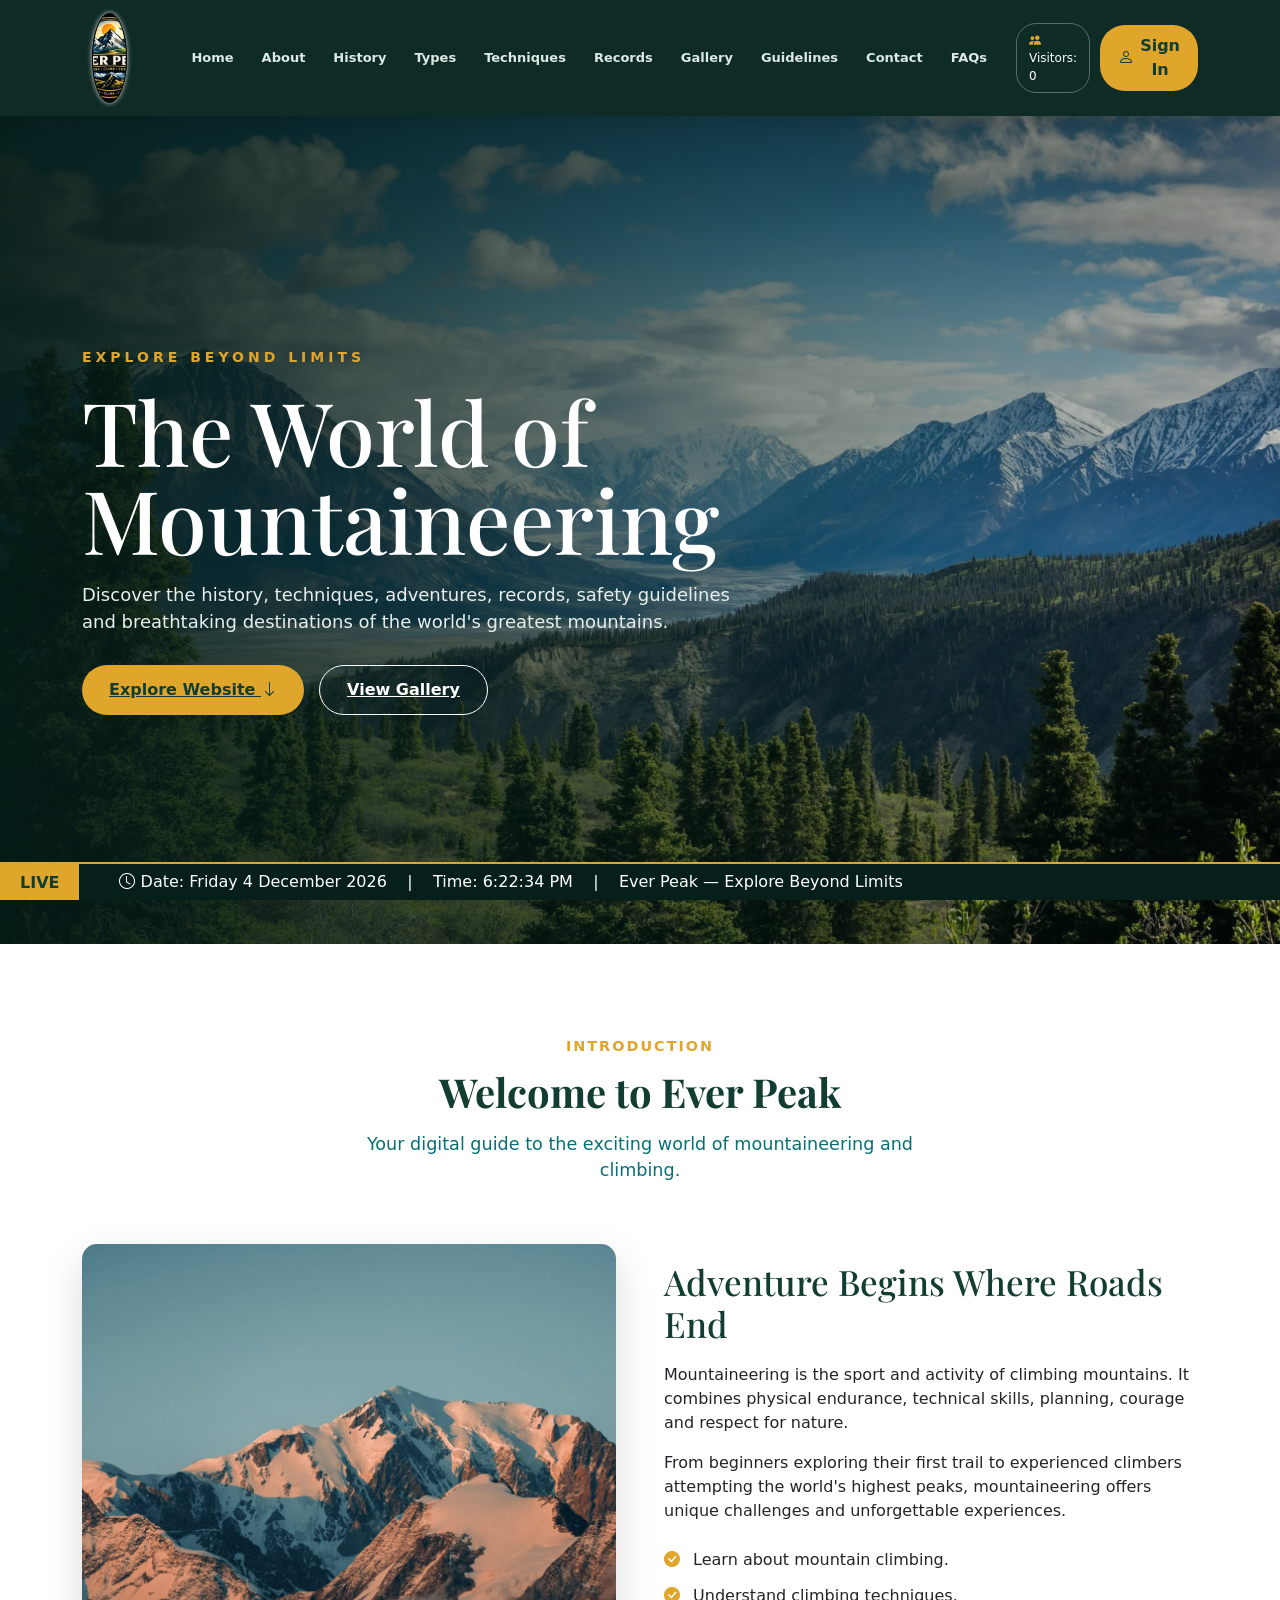
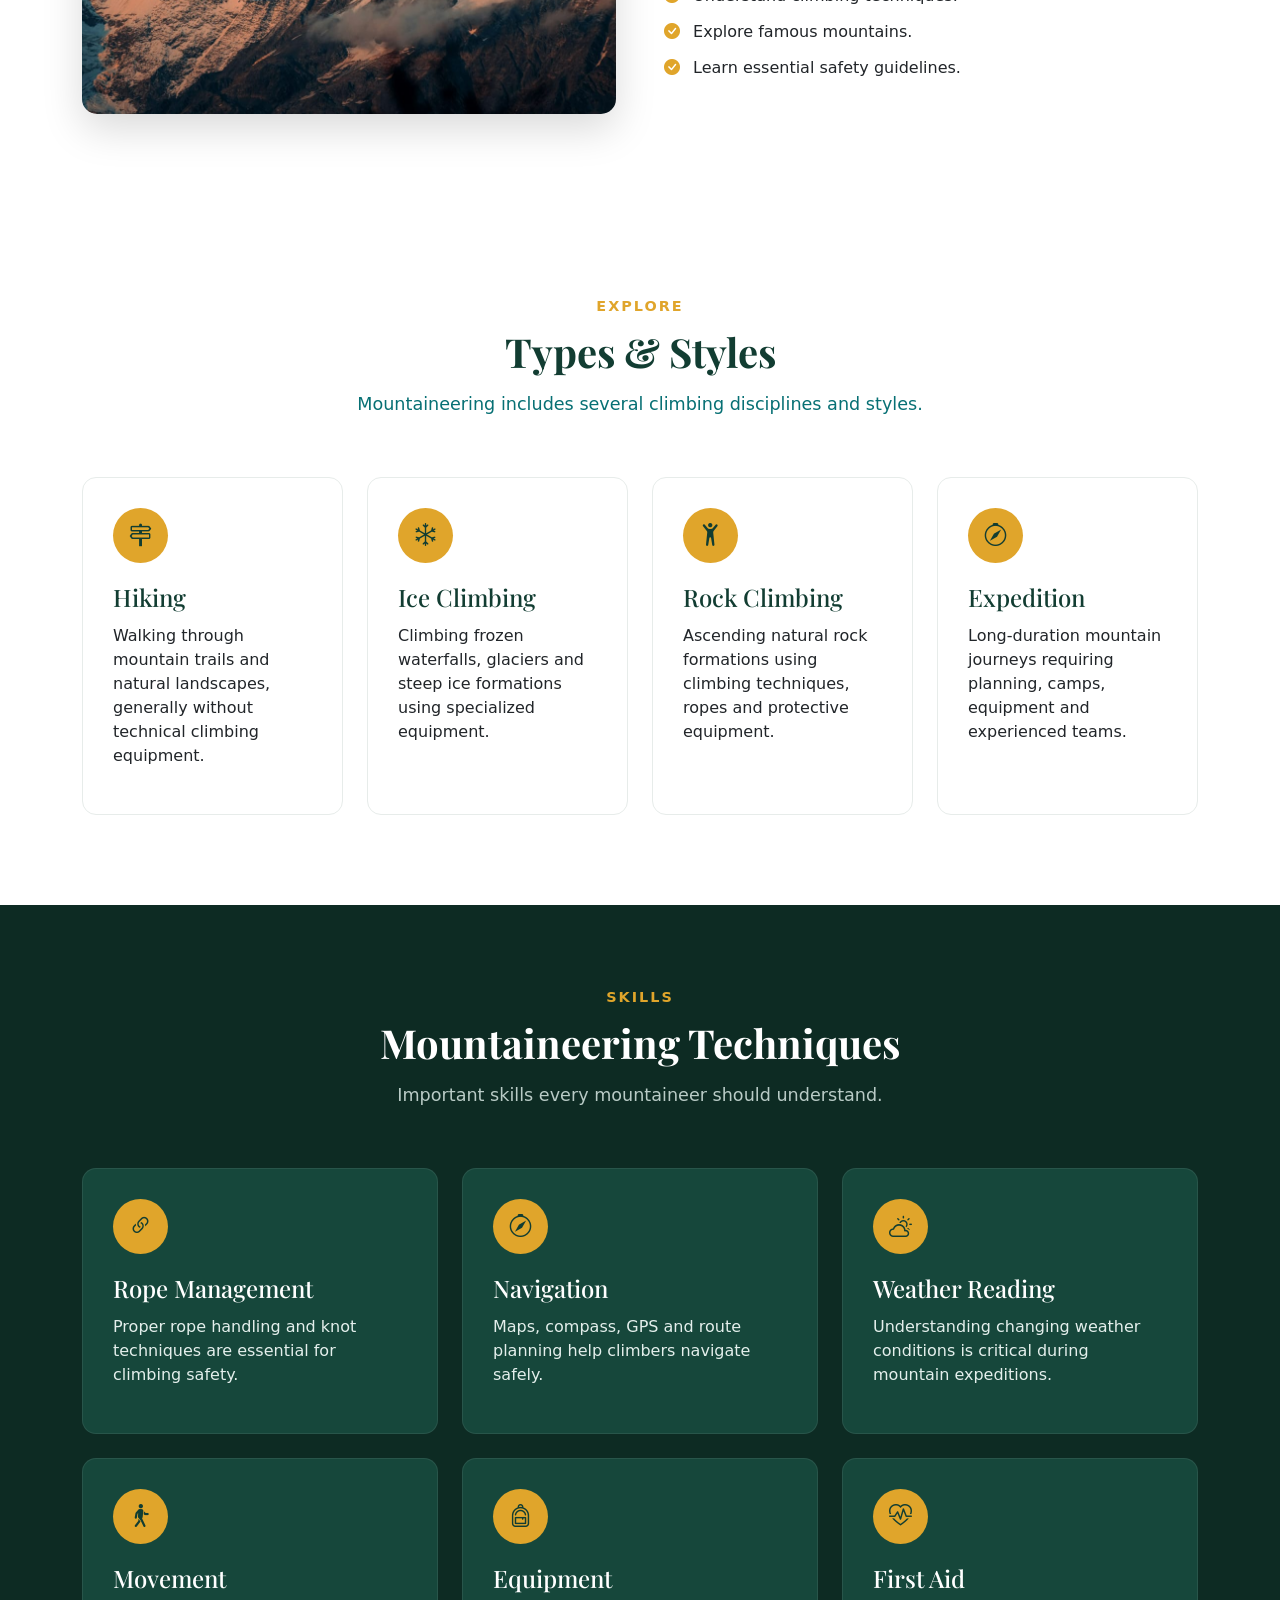
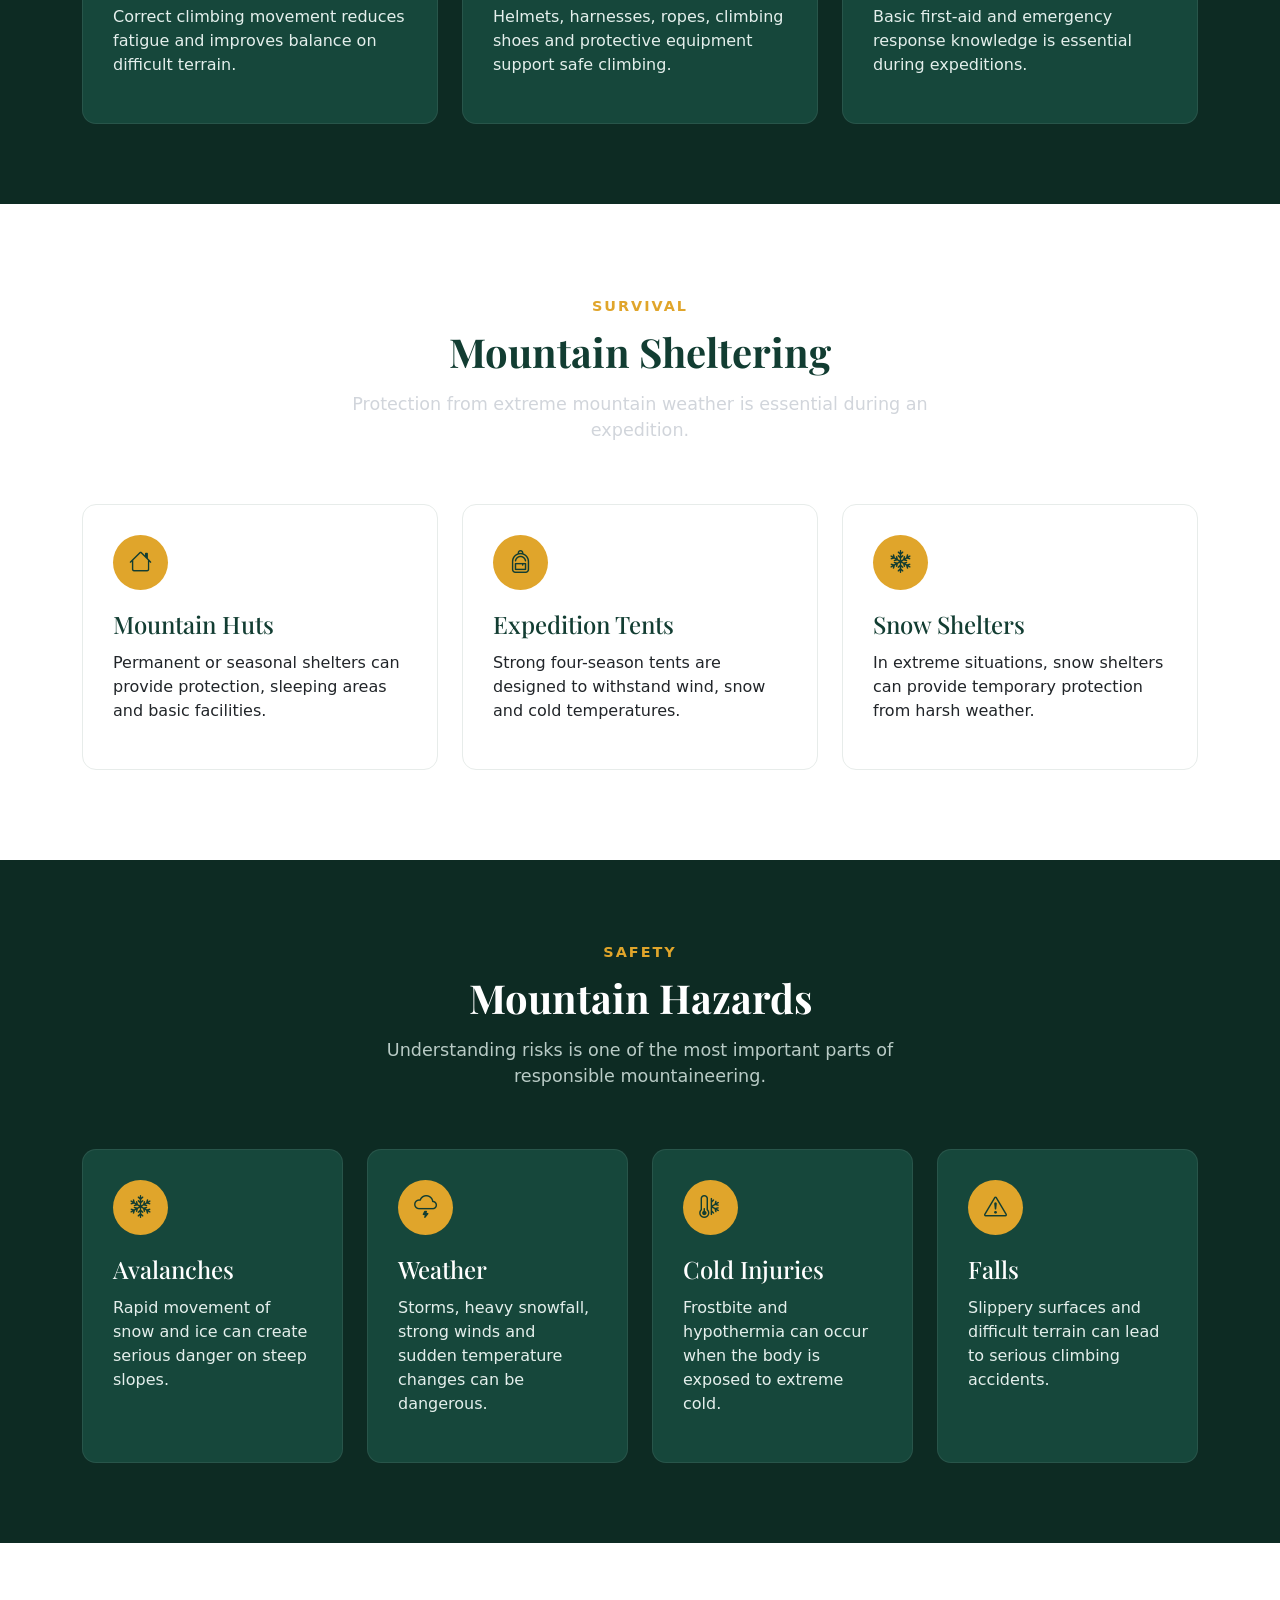
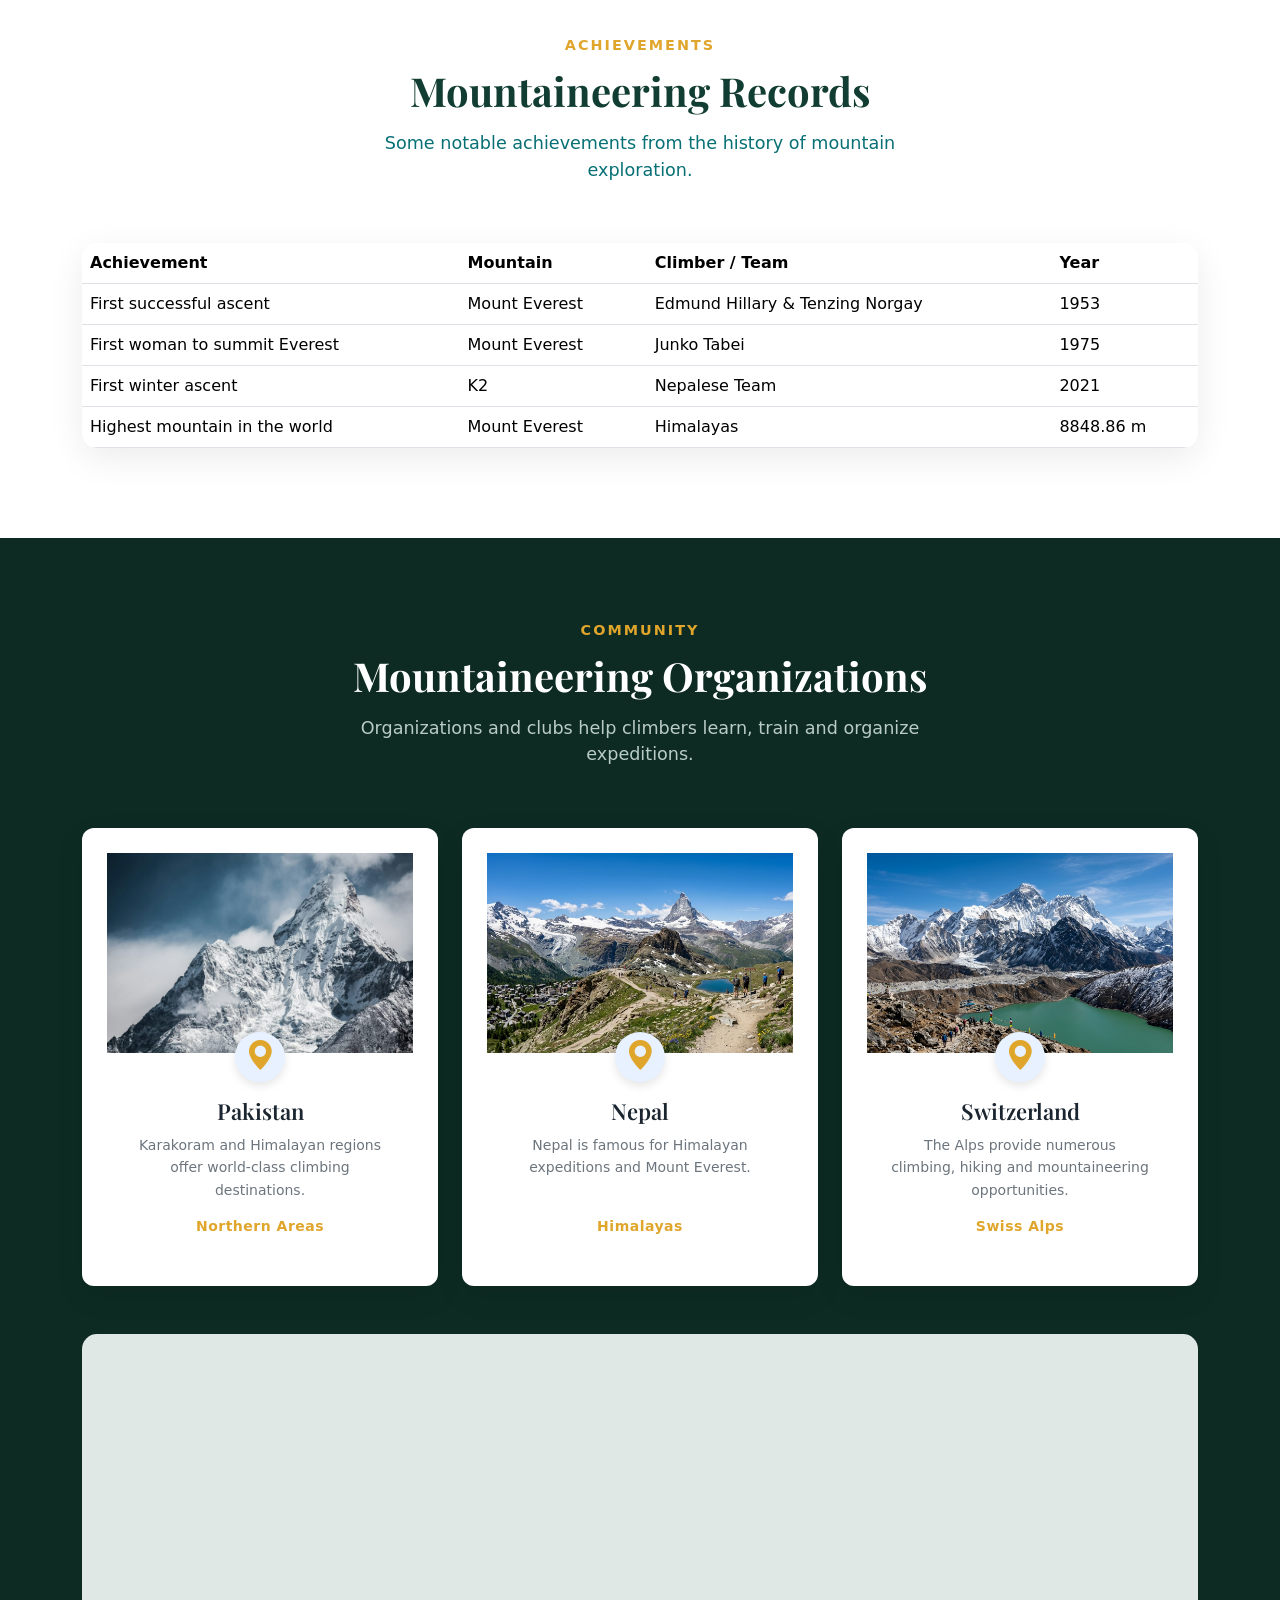
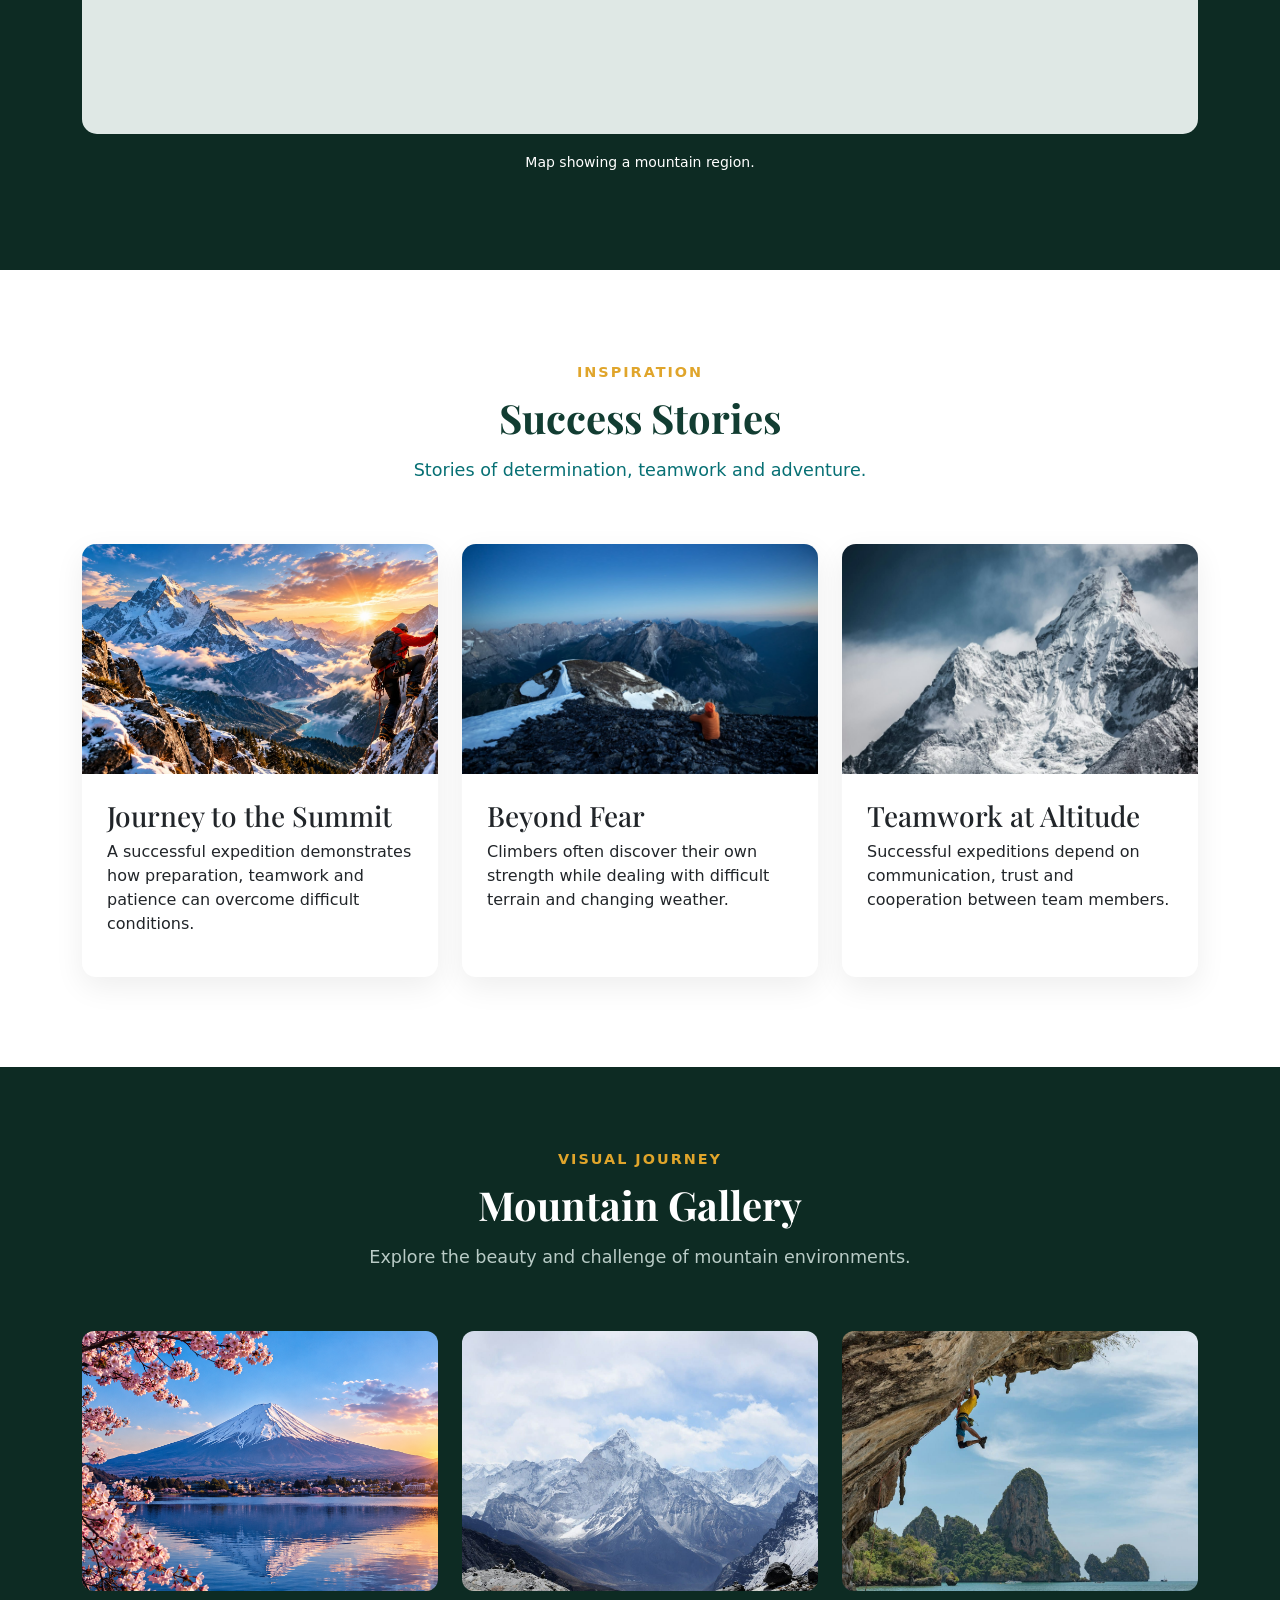
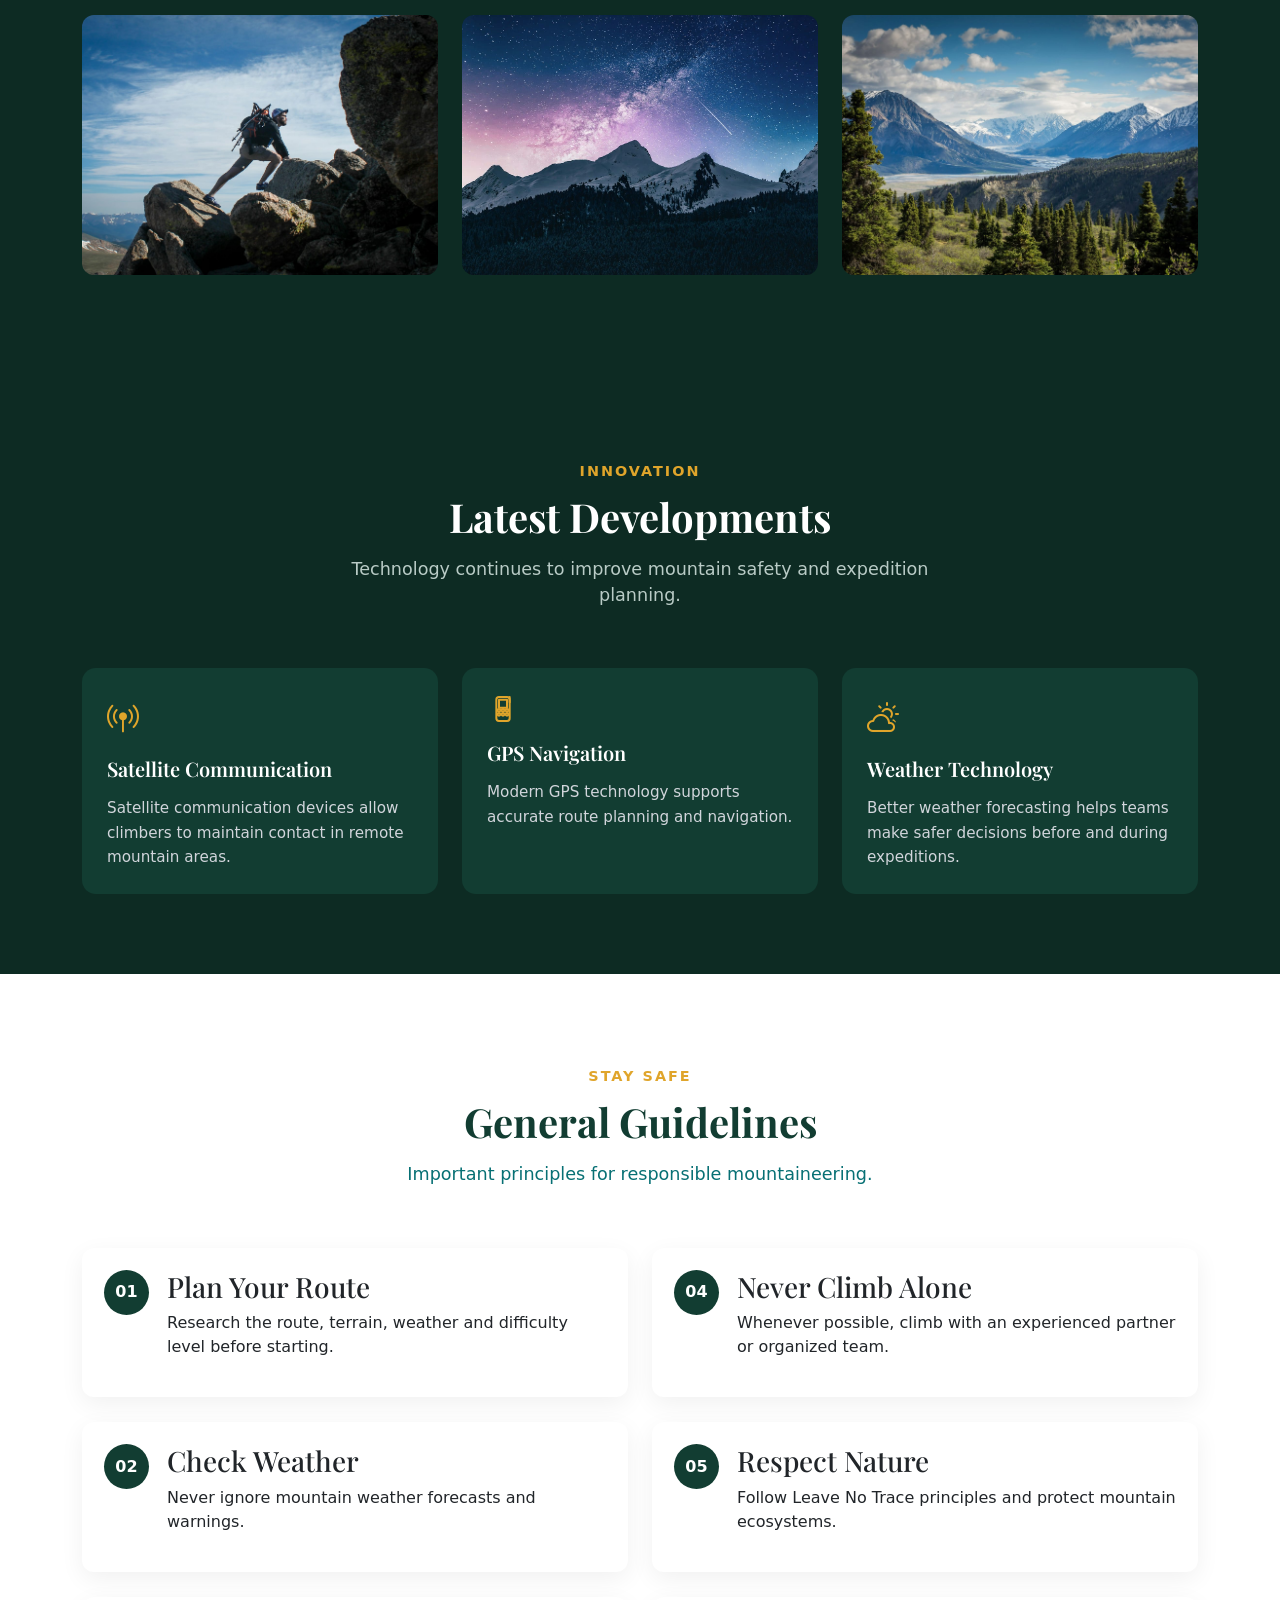
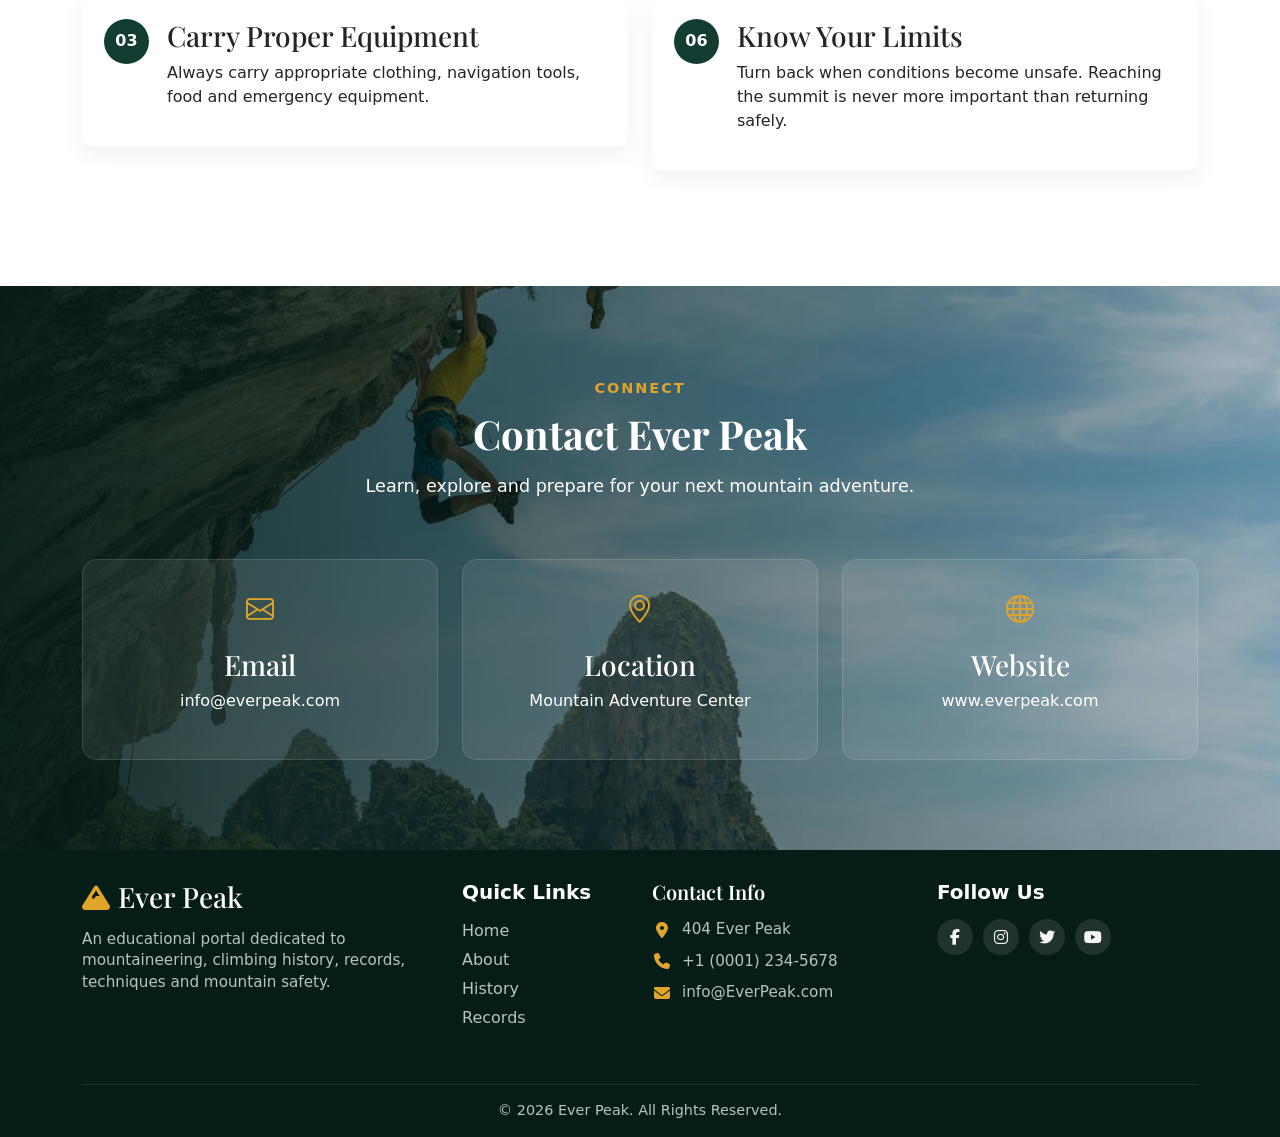
<file: index.html>
<!DOCTYPE html>
<html lang="en">

<head>
    <meta charset="UTF-8">
    <meta name="viewport" content="width=device-width, initial-scale=1.0">

    <title>Ever Peak | Mountaineering Explorer</title>

    <link rel="stylesheet" href="index.css">

    <!-- Google Font -->
    <link rel="preconnect" href="https://fonts.googleapis.com">
    <link rel="preconnect" href="https://fonts.gstatic.com" crossorigin>
    <link rel="stylesheet" href="https://cdnjs.cloudflare.com/ajax/libs/font-awesome/6.4.0/css/all.min.css">
    <link
        href="https://fonts.googleapis.com/css2?family=Montserrat:wght@400;500;600;700;800&family=Playfair+Display:wght@600;700;800&display=swap"
        rel="stylesheet">

    <!-- Bootstrap -->
    <link href="https://cdn.jsdelivr.net/npm/bootstrap@5.3.3/dist/css/bootstrap.min.css" rel="stylesheet">

    <!-- Bootstrap Icons -->
    <link rel="stylesheet" href="https://cdn.jsdelivr.net/npm/bootstrap-icons@1.11.3/font/bootstrap-icons.min.css">

</head>


<body>


    <!-- =====================================================
     NAVIGATION
===================================================== -->

    <nav class="navbar navbar-expand-lg">

        <div class="container">


            <a class="navbar-brand" href="#home">
                <img src="logo imag.jpeg" alt="Ever Peak Logo" class="logo-img">
            </a>

            <button class="navbar-toggler" type="button" data-bs-toggle="collapse" data-bs-target="#mainNav">

                <span class="navbar-toggler-icon" style="filter:invert(1);"></span>

            </button>

            <div class="collapse navbar-collapse" id="mainNav">

                <ul class="navbar-nav ">

                    <li class="nav-item">
                        <a class="nav-link active" href="./index.html">Home</a>
                    </li>

                    <li class="nav-item">
                        <a class="nav-link" href="./About.html">About</a>
                    </li>

                    <li class="nav-item">
                        <a class="nav-link" href="History.html">History</a>
                    </li>

                    <li class="nav-item">
                        <a class="nav-link" href="./Type.html">Types</a>
                    </li>

                    <li class="nav-item">
                        <a class="nav-link" href="./Techniques.html">Techniques</a>
                    </li>

                    <li class="nav-item">
                        <a class="nav-link" href="./Record.html">Records</a>
                    </li>

                    <li class="nav-item">
                        <a class="nav-link" href="./Gallery.html">Gallery</a>
                    </li>

                    <li class="nav-item">
                        <a class="nav-link" href="./Giudeline.html">Guidelines</a>
                    </li>

                    <li class="nav-item">
                        <a class="nav-link" href="./Contact.html">Contact</a>
                    </li>
                    <li class="nav-item">
                        <a class="nav-link" href="./FAQ.html">FAQs</a>
                    </li>
                </ul>
                <div class="visitor-box">
                    <i class="bi bi-people-fill"></i>
                    Visitors:
                    <span id="visitorCount">0</span>
                </div>

                <button class="login-btn" onclick="openLogin()">
                    <i class="bi bi-person"></i> Sign In
                </button>

            </div>

        </div>

    </nav>

  <!-- LOGIN FORM OVERLAY -->
<div class="login-overlay" id="loginOverlay">
    <div class="login-form">
        <button class="login-close" onclick="closeLogin()">
            &times;
        </button>

        <div class="login-icon">
            <i class="bi bi-person-fill"></i>
        </div>

        <h2>Welcome Back</h2>
        <p>Sign in to Ever Peak</p>

        <form id="loginFormElement">
            <div class="input-box">
                <i class="bi bi-envelope"></i>
                <input type="email" id="loginEmail" name="email" placeholder="Email Address" autocomplete="email" required>
            </div>

            <div class="input-box">
    <i class="bi bi-lock"></i>
    <input type="password" id="loginPassword" name="password" placeholder="Password" autocomplete="current-password" required>
    <button type="button" class="password-eye" onclick="togglePassword()">
        <i class="bi bi-eye" id="passwordEye"></i>
    </button>
</div>

            <div class="login-options">
                <label>
                    <input type="checkbox" id="rememberMe" name="remember"> Remember Me
                </label>
                <a href="#">Forgot Password?</a>
            </div>

            <button type="submit" class="login-submit">
                Sign In
            </button>
        </form>
    </div>
</div>

<!-- SUCCESS POPUP -->
<div class="success-popup" id="successPopup">
    <div class="success-icon">&#10003;</div>
    <div>
        <h3>Login Successful!</h3>
        <p>Welcome to Ever Peak.</p>
    </div>
</div>


    <!-- =====================================================
     HERO
===================================================== -->

    <section class="hero" id="home">

        <div class="container">

            <div class="hero-content">

                <span>Explore Beyond Limits</span>

                <h1>
                    The World of
                    <br>
                    Mountaineering
                </h1>

                <p>
                    Discover the history, techniques, adventures,
                    records, safety guidelines and breathtaking
                    destinations of the world's greatest mountains.
                </p>

                <div class="hero-buttons">

                    <a href="#about" class="btn-main">
                        Explore Website
                        <i class="bi bi-arrow-down"></i>
                    </a>

                    <a href="./Gallery.html" class="btn-outline">
                        View Gallery
                    </a>

                </div>

            </div>

        </div>

    </section>



    <!-- =====================================================
     ABOUT / INTRODUCTION
===================================================== -->

    <section id="about" class="fade-section">

        <div class="container">

            <div class="section-title">

                <span>Introduction</span>

                <h2>Welcome to Ever Peak</h2>

                <p style="color: rgb(7, 112, 116);">
                    Your digital guide to the exciting world of
                    mountaineering and climbing.
                </p>

            </div>


            <div class="row align-items-center g-5">

                <div class="col-lg-6">

                    <img class="intro-image" src="images pro/Image 6.jpeg" alt="Mountain">

                </div>


                <div class="col-lg-6 intro-text">

                    <h3>
                        Adventure Begins Where
                        Roads End
                    </h3>

                    <p>
                        Mountaineering is the sport and activity of
                        climbing mountains. It combines physical
                        endurance, technical skills, planning,
                        courage and respect for nature.
                    </p>

                    <p>
                        From beginners exploring their first trail
                        to experienced climbers attempting the
                        world's highest peaks, mountaineering offers
                        unique challenges and unforgettable
                        experiences.
                    </p>


                    <ul class="info-list">

                        <li>
                            <i class="bi bi-check-circle-fill"></i>
                            Learn about mountain climbing.
                        </li>

                        <li>
                            <i class="bi bi-check-circle-fill"></i>
                            Understand climbing techniques.
                        </li>

                        <li>
                            <i class="bi bi-check-circle-fill"></i>
                            Explore famous mountains.
                        </li>

                        <li>
                            <i class="bi bi-check-circle-fill"></i>
                            Learn essential safety guidelines.
                        </li>

                    </ul>

                </div>

            </div>

        </div>

    </section>
    <!-- =====================================================
     TYPES
===================================================== -->

    <section id="types" class="fade-section">

        <div class="container">

            <div class="section-title">

                <span>Explore</span>

                <h2>Types & Styles</h2>

                <p style="color: rgb(7, 112, 116);">
                    Mountaineering includes several climbing
                    disciplines and styles.
                </p>

            </div>


            <div class="row g-4">


                <div class="col-md-6 col-lg-3">

                    <div class="info-card">

                        <div class="card-icon">
                            <i class="bi bi-signpost-2"></i>
                        </div>

                        <h3>Hiking</h3>

                        <p>
                            Walking through mountain trails and
                            natural landscapes, generally without
                            technical climbing equipment.
                        </p>

                    </div>

                </div>


                <div class="col-md-6 col-lg-3">

                    <div class="info-card">

                        <div class="card-icon">
                            <i class="bi bi-snow"></i>
                        </div>

                        <h3>Ice Climbing</h3>

                        <p>
                            Climbing frozen waterfalls, glaciers
                            and steep ice formations using
                            specialized equipment.
                        </p>

                    </div>

                </div>


                <div class="col-md-6 col-lg-3">

                    <div class="info-card">

                        <div class="card-icon">

                            <i class="bi bi-person-arms-up"></i>

                        </div>

                        <h3>Rock Climbing</h3>

                        <p>
                            Ascending natural rock formations using
                            climbing techniques, ropes and protective
                            equipment.
                        </p>

                    </div>

                </div>


                <div class="col-md-6 col-lg-3">

                    <div class="info-card">

                        <div class="card-icon">
                            <i class="bi bi-compass"></i>
                        </div>

                        <h3>Expedition</h3>

                        <p>
                            Long-duration mountain journeys requiring
                            planning, camps, equipment and experienced
                            teams.
                        </p>

                    </div>

                </div>

            </div>

        </div>

    </section>



    <!-- =====================================================
     TECHNIQUES
===================================================== -->

    <section id="techniques" class="dark-section fade-section">

        <div class="container">

            <div class="section-title">

                <span>Skills</span>

                <h2>Mountaineering Techniques</h2>

                <p>
                    Important skills every mountaineer should
                    understand.
                </p>

            </div>


            <div class="row g-4">


                <div class="col-md-6 col-lg-4">

                    <div class="info-card">

                        <div class="card-icon">

                            <i class="bi bi-link-45deg"></i>

                        </div>

                        <h3>Rope Management</h3>

                        <p>
                            Proper rope handling and knot techniques
                            are essential for climbing safety.
                        </p>

                    </div>

                </div>


                <div class="col-md-6 col-lg-4">

                    <div class="info-card">

                        <div class="card-icon">
                            <i class="bi bi-compass"></i>
                        </div>

                        <h3>Navigation</h3>

                        <p>
                            Maps, compass, GPS and route planning
                            help climbers navigate safely.
                        </p>

                    </div>

                </div>


                <div class="col-md-6 col-lg-4">

                    <div class="info-card">

                        <div class="card-icon">
                            <i class="bi bi-cloud-sun"></i>
                        </div>

                        <h3>Weather Reading</h3>

                        <p>
                            Understanding changing weather conditions
                            is critical during mountain expeditions.
                        </p>

                    </div>

                </div>


                <div class="col-md-6 col-lg-4">

                    <div class="info-card">

                        <div class="card-icon">
                            <i class="bi bi-person-walking"></i>
                        </div>

                        <h3>Movement</h3>

                        <p>
                            Correct climbing movement reduces fatigue
                            and improves balance on difficult terrain.
                        </p>

                    </div>

                </div>


                <div class="col-md-6 col-lg-4">

                    <div class="info-card">

                        <div class="card-icon">
                            <i class="bi bi-backpack"></i>
                        </div>

                        <h3>Equipment</h3>

                        <p>
                            Helmets, harnesses, ropes, climbing shoes
                            and protective equipment support safe
                            climbing.
                        </p>

                    </div>

                </div>


                <div class="col-md-6 col-lg-4">

                    <div class="info-card">

                        <div class="card-icon">
                            <i class="bi bi-heart-pulse"></i>
                        </div>

                        <h3>First Aid</h3>

                        <p>
                            Basic first-aid and emergency response
                            knowledge is essential during expeditions.
                        </p>

                    </div>

                </div>

            </div>

        </div>

    </section>



    <!-- =====================================================
     SHELTERING
===================================================== -->

    <section id="sheltering" class="fade-section">

        <div class="container">

            <div class="section-title">

                <span>Survival</span>

                <h2>Mountain Sheltering</h2>

                <p>
                    Protection from extreme mountain weather is
                    essential during an expedition.
                </p>

            </div>


            <div class="row g-4">

                <div class="col-md-4">

                    <div class="info-card">

                        <div class="card-icon">
                            <i class="bi bi-house"></i>
                        </div>

                        <h3>Mountain Huts</h3>

                        <p>
                            Permanent or seasonal shelters can
                            provide protection, sleeping areas and
                            basic facilities.
                        </p>

                    </div>

                </div>


                <div class="col-md-4">

                    <div class="info-card">

                        <div class="card-icon">

                            <i class="bi bi-backpack"></i>

                        </div>

                        <h3>Expedition Tents</h3>

                        <p>
                            Strong four-season tents are designed
                            to withstand wind, snow and cold
                            temperatures.
                        </p>

                    </div>

                </div>


                <div class="col-md-4">

                    <div class="info-card">

                        <div class="card-icon">
                            <i class="bi bi-snow2"></i>
                        </div>

                        <h3>Snow Shelters</h3>

                        <p>
                            In extreme situations, snow shelters
                            can provide temporary protection from
                            harsh weather.
                        </p>

                    </div>

                </div>

            </div>

        </div>

    </section>



    <!-- =====================================================
     HAZARDS
===================================================== -->

    <section id="hazards" class="dark-section fade-section">

        <div class="container">

            <div class="section-title">

                <span>Safety</span>

                <h2>Mountain Hazards</h2>

                <p>
                    Understanding risks is one of the most important
                    parts of responsible mountaineering.
                </p>

            </div>


            <div class="row g-4">


                <div class="col-md-6 col-lg-3">

                    <div class="info-card">

                        <div class="card-icon">
                            <i class="bi bi-snow2"></i>
                        </div>

                        <h3>Avalanches</h3>

                        <p>
                            Rapid movement of snow and ice can create
                            serious danger on steep slopes.
                        </p>

                    </div>

                </div>


                <div class="col-md-6 col-lg-3">

                    <div class="info-card">

                        <div class="card-icon">
                            <i class="bi bi-cloud-lightning"></i>
                        </div>

                        <h3>Weather</h3>

                        <p>
                            Storms, heavy snowfall, strong winds and
                            sudden temperature changes can be dangerous.
                        </p>

                    </div>

                </div>


                <div class="col-md-6 col-lg-3">

                    <div class="info-card">

                        <div class="card-icon">
                            <i class="bi bi-thermometer-snow"></i>
                        </div>

                        <h3>Cold Injuries</h3>

                        <p>
                            Frostbite and hypothermia can occur when
                            the body is exposed to extreme cold.
                        </p>

                    </div>

                </div>


                <div class="col-md-6 col-lg-3">

                    <div class="info-card">

                        <div class="card-icon">
                            <i class="bi bi-exclamation-triangle"></i>
                        </div>

                        <h3>Falls</h3>

                        <p>
                            Slippery surfaces and difficult terrain
                            can lead to serious climbing accidents.
                        </p>

                    </div>

                </div>

            </div>

        </div>

    </section>



    <!-- =====================================================
     RECORDS
===================================================== -->
    <section id="records" class="fade-section">

        <div class="container">

            <div class="section-title">

                <span>Achievements</span>

                <h2>Mountaineering Records</h2>

                <p style="color: rgb(7, 112, 116);">
                    Some notable achievements from the history
                    of mountain exploration.
                </p>

            </div>


            <div class="table-responsive record-table">

                <table class="table mb-0">

                    <thead>

                        <tr>
                            <th>Achievement</th>
                            <th>Mountain</th>
                            <th>Climber / Team</th>
                            <th>Year</th>
                        </tr>

                    </thead>


                    <tbody>

                        <tr>
                            <td>First successful ascent</td>
                            <td>Mount Everest</td>
                            <td>Edmund Hillary & Tenzing Norgay</td>
                            <td>1953</td>
                        </tr>

                        <tr>
                            <td>First woman to summit Everest</td>
                            <td>Mount Everest</td>
                            <td>Junko Tabei</td>
                            <td>1975</td>
                        </tr>

                        <tr>
                            <td>First winter ascent</td>
                            <td>K2</td>
                            <td>Nepalese Team</td>
                            <td>2021</td>
                        </tr>

                        <tr>
                            <td>Highest mountain in the world</td>
                            <td>Mount Everest</td>
                            <td>Himalayas</td>
                            <td>8848.86 m</td>
                        </tr>

                    </tbody>

                </table>

            </div>

        </div>

    </section>
    <!-- =====================================================
     ORGANIZATIONS / LOCATIONS
===================================================== -->

    <section id="organizations" class="dark-section fade-section">

        <div class="container">

            <div class="section-title text-center">
                <span>Community</span>
                <h2>Mountaineering Organizations</h2>
                <p>
                    Organizations and clubs help climbers learn,
                    train and organize expeditions.
                </p>
            </div>

            <div class="row g-4 mb-5">

                <div class="col-md-4">
                    <div class="location-card">
                        <div class="card-img-wrapper">
                            <img src="images pro/Image 9.jpeg" alt="Pakistan Mountains" class="card-img">

                        </div>
                        <div class="card-content">
                            <i class="bi bi-geo-alt-fill location-icon"></i>
                            <h3 class="mt-3">Pakistan</h3>
                            <p>
                                Karakoram and Himalayan regions offer
                                world-class climbing destinations.
                            </p>
                            <strong>Northern Areas</strong>
                        </div>
                    </div>
                </div>

                <div class="col-md-4">
                    <div class="location-card">
                        <div class="card-img-wrapper">
                            <img src="images pro/luc2.jpg" alt="Nepal Himalayas" class="card-img">
                        </div>
                        <div class="card-content">
                            <i class="bi bi-geo-alt-fill location-icon"></i>
                            <h3 class="mt-3">Nepal</h3>
                            <p>
                                Nepal is famous for Himalayan expeditions
                                and Mount Everest.
                            </p>
                            <strong>Himalayas</strong>
                        </div>
                    </div>
                </div>

                <div class="col-md-4">
                    <div class="location-card">
                        <div class="card-img-wrapper">
                            <img src="images pro/luc3.jpg" alt="Swiss Alps" class="card-img">
                        </div>
                        <div class="card-content">
                            <i class="bi bi-geo-alt-fill location-icon"></i>
                            <h3 class="mt-3">Switzerland</h3>
                            <p>
                                The Alps provide numerous climbing,
                                hiking and mountaineering opportunities.
                            </p>
                            <strong>Swiss Alps</strong>
                        </div>
                    </div>
                </div>

            </div>


            <div class="map-box">

                <iframe id="map"
                    src="https://www.openstreetmap.org/export/embed.html?bbox=66.5%2C35.0%2C75.5%2C37.5&layer=mapnik"
                    loading="lazy">
                </iframe>

            </div>

            <p class="text-center mt-3">
                <small>
                    Map showing a mountain region.
                </small>
            </p>

        </div>

    </section>
    <!-- =====================================================
     SUCCESS STORIES
===================================================== -->

    <section id="stories" class="fade-section">

        <div class="container">

            <div class="section-title">

                <span>Inspiration</span>

                <h2>Success Stories</h2>

                <p style="color: rgb(7, 112, 116);">
                    Stories of determination, teamwork and adventure.
                </p>

            </div>


            <div class="row g-4">


                <div class="col-md-4">

                    <div class="story-card">

                        <img src="images pro/image 10.jpeg" alt="Journey to the Summit">

                        <div class="story-content">

                            <h3>
                                Journey to the Summit
                            </h3>

                            <p>
                                A successful expedition demonstrates
                                how preparation, teamwork and patience
                                can overcome difficult conditions.
                            </p>

                        </div>

                    </div>

                </div>


                <div class="col-md-4">

                    <div class="story-card">

                        <img src="images pro/Image 8.jpeg" alt="Climbing">

                        <div class="story-content">

                            <h3>
                                Beyond Fear
                            </h3>

                            <p>
                                Climbers often discover their own
                                strength while dealing with difficult
                                terrain and changing weather.
                            </p>

                        </div>

                    </div>

                </div>


                <div class="col-md-4">

                    <div class="story-card">

                        <img src="images pro/Image 9.jpeg" alt="Mountain">

                        <div class="story-content">

                            <h3>
                                Teamwork at Altitude
                            </h3>

                            <p>
                                Successful expeditions depend on
                                communication, trust and cooperation
                                between team members.
                            </p>

                        </div>

                    </div>

                </div>

            </div>

        </div>

    </section>



    <!-- =====================================================
     GALLERY
===================================================== -->

    <section id="gallery" class="dark-section fade-section">

        <div class="container">

            <div class="section-title">

                <span>Visual Journey</span>

                <h2>Mountain Gallery</h2>

                <p>
                    Explore the beauty and challenge of mountain
                    environments.
                </p>

            </div>


            <div class="row">


                <div class="col-md-4">

                    <div class="gallery-item">

                        <img src="images pro/Mount Fuji Reflected at Sunrise.png" alt="Mountain">

                        <div class="gallery-overlay">
                            <h4>Mount fuji</h4>
                        </div>

                    </div>

                </div>


                <div class="col-md-4">

                    <div class="gallery-item">

                        <img src="images pro/Image 3jpeg.jpeg" alt="Snow mountain">

                        <div class="gallery-overlay">
                            <h4>Snow Mountains</h4>
                        </div>

                    </div>

                </div>


                <div class="col-md-4">

                    <div class="gallery-item">

                        <img src="background imag2 - Copy.jpeg" alt="Climber">

                        <div class="gallery-overlay">
                            <h4>Mountain Climbing</h4>
                        </div>

                    </div>

                </div>


                <div class="col-md-4">

                    <div class="gallery-item">

                        <img src="images pro/Image 4.jpeg" alt="Climber">

                        <div class="gallery-overlay">
                            <h4>Adventure</h4>
                        </div>

                    </div>

                </div>


                <div class="col-md-4">

                    <div class="gallery-item">

                        <img src="images pro/Image5.jpeg" alt="Mountain night">

                        <div class="gallery-overlay">
                            <h4>Mountain Night</h4>
                        </div>

                    </div>

                </div>


                <div class="col-md-4">

                    <div class="gallery-item">

                        <img src="background imag.jpeg" alt="Mountain landscape">

                        <div class="gallery-overlay">
                            <h4>Mountain Landscape</h4>
                        </div>

                    </div>

                </div>

            </div>

        </div>

    </section>
<!-- =====================================================
      LATEST DEVELOPMENTS
===================================================== -->

    <section id="latest" class="dark-section fade-section">

        <div class="container">

            <div class="section-title">

                <span>Innovation</span>

                <h2>Latest Developments</h2>

                <p>
                    Technology continues to improve mountain safety
                    and expedition planning.
                </p>

            </div>


            <div class="row g-4">


                <div class="col-md-4">

                    <div class="development">

                        <i class="bi bi-broadcast-pin"></i>

                        <h3 class="mt-3">
                            Satellite Communication
                        </h3>

                        <p>
                            Satellite communication devices allow
                            climbers to maintain contact in remote
                            mountain areas.
                        </p>

                    </div>

                </div>


                <div class="col-md-4">

                    <div class="development">

                        <svg class="minimal-gold-icon" viewBox="0 0 24 24" fill="none" stroke="#e3a024"
                            stroke-width="1.5" stroke-linecap="round" stroke-linejoin="round">
                            <!-- Device Body -->
                            <rect x="7" y="3" width="10" height="18" rx="2" ry="2"></rect>
                            <!-- Screen representation -->
                            <rect x="9" y="5" width="6" height="6"></rect>
                            <!-- Basic button markers -->
                            <circle cx="9" cy="13" r="1"></circle>
                            <circle cx="12" cy="13" r="1"></circle>
                            <circle cx="15" cy="13" r="1"></circle>
                            <circle cx="9" cy="16" r="1"></circle>
                            <circle cx="12" cy="16" r="1"></circle>
                            <circle cx="15" cy="16" r="1"></circle>
                            <!-- Antenna marker -->
                            <path d="M17 3v4"></path>
                        </svg>

                        <h3 class="mt-3">
                            GPS Navigation
                        </h3>

                        <p>
                            Modern GPS technology supports accurate
                            route planning and navigation.
                        </p>

                    </div>

                </div>


                <div class="col-md-4">

                    <div class="development">

                        <i class="bi bi-cloud-sun"></i>

                        <h3 class="mt-3">
                            Weather Technology
                        </h3>

                        <p>
                            Better weather forecasting helps teams
                            make safer decisions before and during
                            expeditions.
                        </p>

                    </div>

                </div>

            </div>

        </div>

    </section>
   
    <!-- =====================================================
     GUIDELINES
===================================================== -->

    <section id="guidelines" class="fade-section">

        <div class="container">

            <div class="section-title">

                <span>Stay Safe</span>

                <h2>General Guidelines</h2>

                <p style="color: rgb(7, 112, 116);">
                    Important principles for responsible
                    mountaineering.
                </p>

            </div>


            <div class="row">

                <div class="col-lg-6">


                    <div class="guide-item">

                        <div class="guide-number">01</div>

                        <div>

                            <h3>Plan Your Route</h3>

                            <p>
                                Research the route, terrain, weather
                                and difficulty level before starting.
                            </p>

                        </div>

                    </div>


                    <div class="guide-item">

                        <div class="guide-number">02</div>

                        <div>

                            <h3>Check Weather</h3>

                            <p>
                                Never ignore mountain weather
                                forecasts and warnings.
                            </p>

                        </div>

                    </div>


                    <div class="guide-item">

                        <div class="guide-number">03</div>

                        <div>

                            <h3>Carry Proper Equipment</h3>

                            <p>
                                Always carry appropriate clothing,
                                navigation tools, food and emergency
                                equipment.
                            </p>

                        </div>

                    </div>

                </div>


                <div class="col-lg-6">


                    <div class="guide-item">

                        <div class="guide-number">04</div>

                        <div>

                            <h3>Never Climb Alone</h3>

                            <p>
                                Whenever possible, climb with an
                                experienced partner or organized team.
                            </p>

                        </div>

                    </div>


                    <div class="guide-item">

                        <div class="guide-number">05</div>

                        <div>

                            <h3>Respect Nature</h3>

                            <p>
                                Follow Leave No Trace principles and
                                protect mountain ecosystems.
                            </p>

                        </div>

                    </div>


                    <div class="guide-item">

                        <div class="guide-number">06</div>

                        <div>

                            <h3>Know Your Limits</h3>

                            <p>
                                Turn back when conditions become
                                unsafe. Reaching the summit is never
                                more important than returning safely.
                            </p>

                        </div>

                    </div>

                </div>

            </div>

        </div>

    </section>



    <!-- =====================================================
     CONTACT
===================================================== -->

    <section id="contact" class="contact-section fade-section">

        <div class="container">

            <div class="section-title">

                <span>Connect</span>

                <h2 style="color:white;">Contact Ever Peak</h2>

                <p style="color:white;">
                    Learn, explore and prepare for your next
                    mountain adventure.
                </p>

            </div>


            <div class="row g-4">


                <div class="col-md-4">

                    <div class="contact-box text-center">

                        <i class="bi bi-envelope"></i>

                        <h3 class="mt-3">
                            Email
                        </h3>

                        <p>
                            info@everpeak.com
                        </p>

                    </div>

                </div>


                <div class="col-md-4">

                    <div class="contact-box text-center">

                        <i class="bi bi-geo-alt"></i>

                        <h3 class="mt-3">
                            Location
                        </h3>

                        <p>
                            Mountain Adventure Center
                        </p>

                    </div>

                </div>


                <div class="col-md-4">

                    <div class="contact-box text-center">

                        <i class="bi bi-globe"></i>

                        <h3 class="mt-3">
                            Website
                        </h3>

                        <p>
                            www.everpeak.com
                        </p>

                    </div>

                </div>

            </div>

        </div>

    </section>



    <!-- =====================================================
     FOOTER
===================================================== -->
    <footer>
    <div class="container">
        <div class="row g-4 justify-content-between"> 
            
            <!-- About Section -->
            <div class="col-lg-4 col-md-6 footer-col">
                <h3><i class="fa-solid fa-mountain me-2"></i>Ever Peak</h3>
                <p class="mt-2 mb-0">
                    An educational portal dedicated to mountaineering,
                    climbing history, records, techniques and mountain safety.
                </p>
            </div>

            <!-- Quick Links -->
            <div class="col-lg-2 col-md-6 footer-col">
                <h5>Quick Links</h5>
                <a href="./index.html">Home</a>
                <a href="./About.html">About</a>
                <a href="./History.html">History</a>
                <a href="./Record.html">Records</a>
            </div>

            <!-- Contact Info -->
            <div class="col-lg-3 col-md-6 footer-col">
                <h4>Contact Info</h4>
                <p><i class="fa-solid fa-location-dot"></i> 404 Ever Peak</p>
                <p><i class="fa-solid fa-phone"></i> +1 (0001) 234-5678</p>
                <p><i class="fa-solid fa-envelope"></i> info@EverPeak.com</p>
            </div>

            <!-- Social Links -->
            <div class="col-lg-3 col-md-6 footer-col">
                <h5>Follow Us</h5>
                <div class="social-icons mt-2">
                    <a href="https://www.facebook.com" target="_blank"><i class="fa-brands fa-facebook-f"></i></a>
                    <a href="https://www.instagram.com" target="_blank"><i class="fa-brands fa-instagram"></i></a>
                    <a href="https://www.twitter.com" target="_blank"><i class="fa-brands fa-twitter"></i></a>
                    <a href="https://www.youtube.com" target="_blank"><i class="fa-brands fa-youtube"></i></a>
                </div>
            </div>

            <!-- Copyright -->
            <div class="col-12">
                <div class="copyright">
                    © 2026 Ever Peak. All Rights Reserved.
                </div>
            </div>

        </div>
    </div>
</footer>
    <!-- =====================================================
     DATE / TIME TICKER (Geolocation removed)
===================================================== -->

    <div class="ticker">

        <div class="ticker-label">
            LIVE
        </div>

        <div class="ticker-content">

            <i class="bi bi-clock"></i>

            Date:
            <span id="currentDate"></span>

            &nbsp;&nbsp; | &nbsp;&nbsp;

            Time:
            <span id="currentTime"></span>

            &nbsp;&nbsp; | &nbsp;&nbsp;

            Ever Peak — Explore Beyond Limits

        </div>

    </div>



    <!-- =====================================================
     BACK TO TOP
===================================================== -->

    <button id="backTop">
        <i class="bi bi-arrow-up"></i>
    </button>

    <!-- Bootstrap JS -->

    <script src="https://cdn.jsdelivr.net/npm/bootstrap@5.3.3/dist/js/bootstrap.bundle.min.js"></script>
    <script src="./index.js"></script>
</body>

</html>
</file>
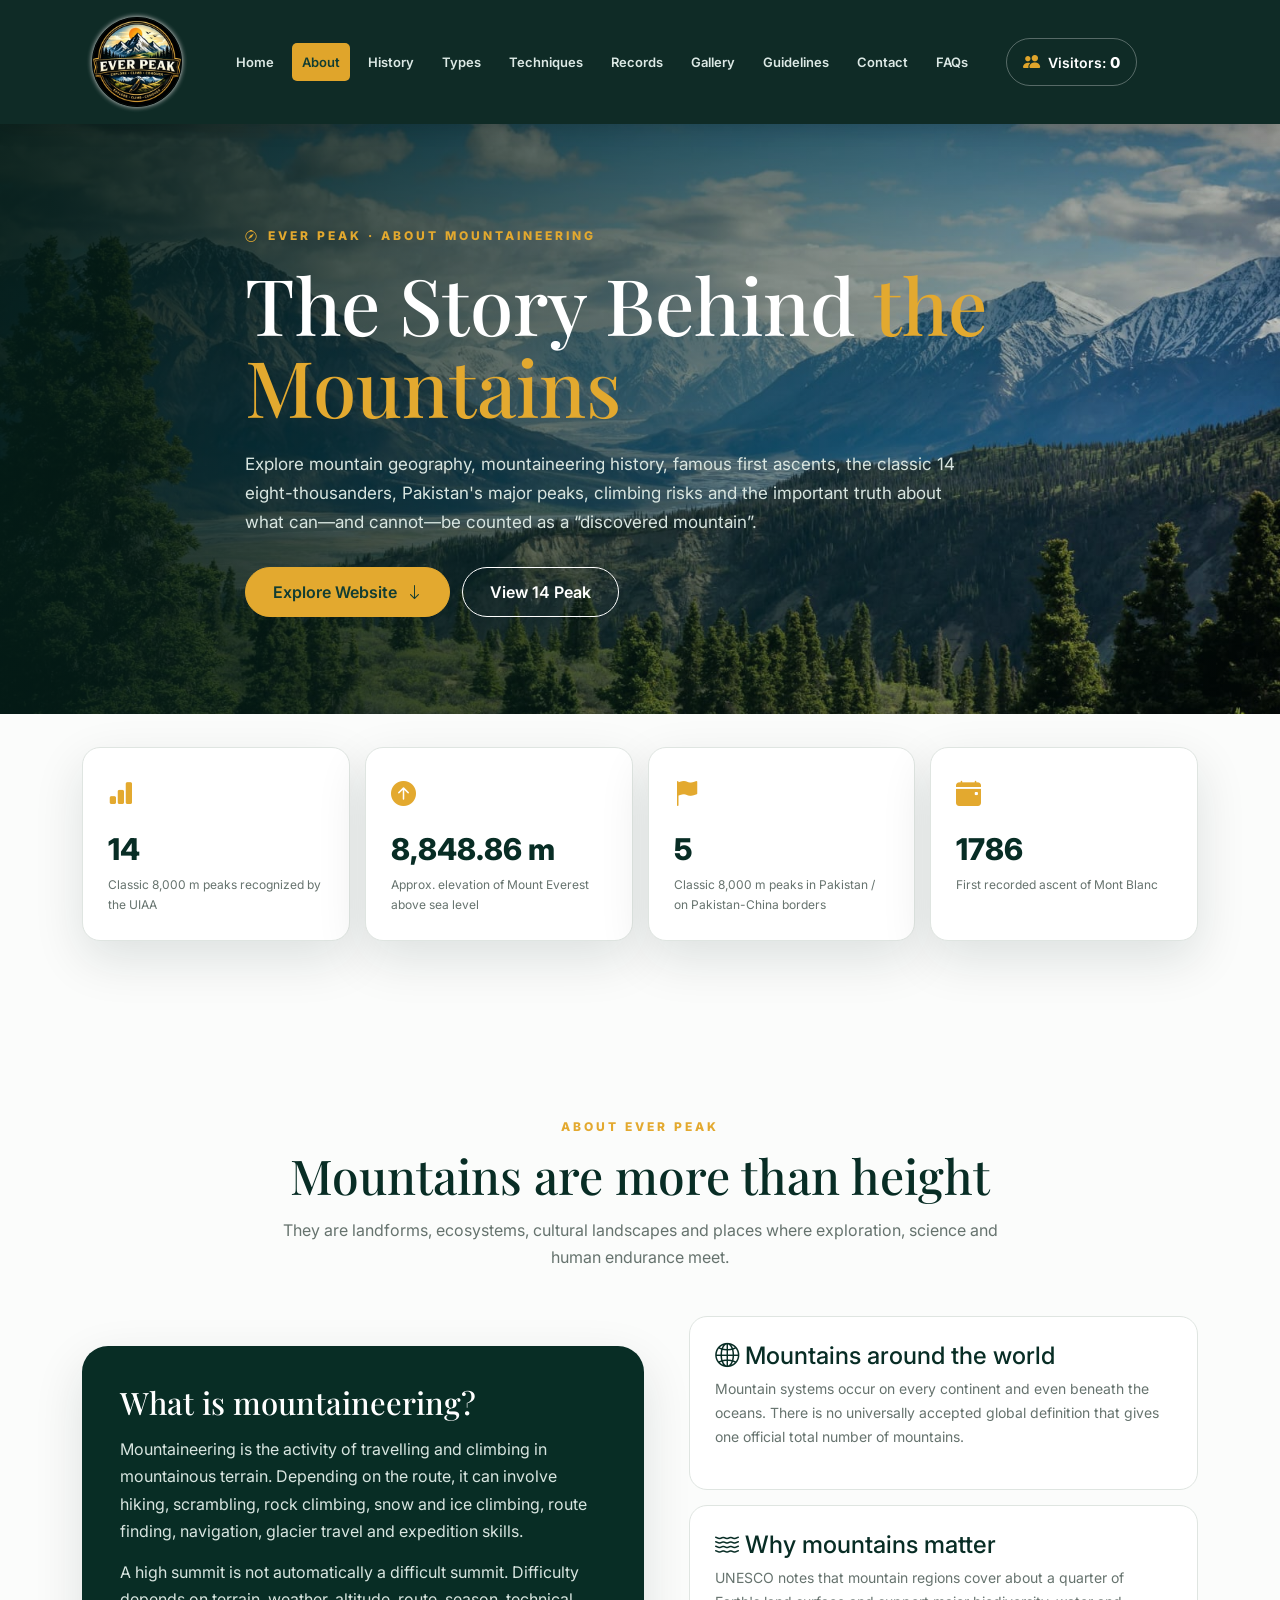
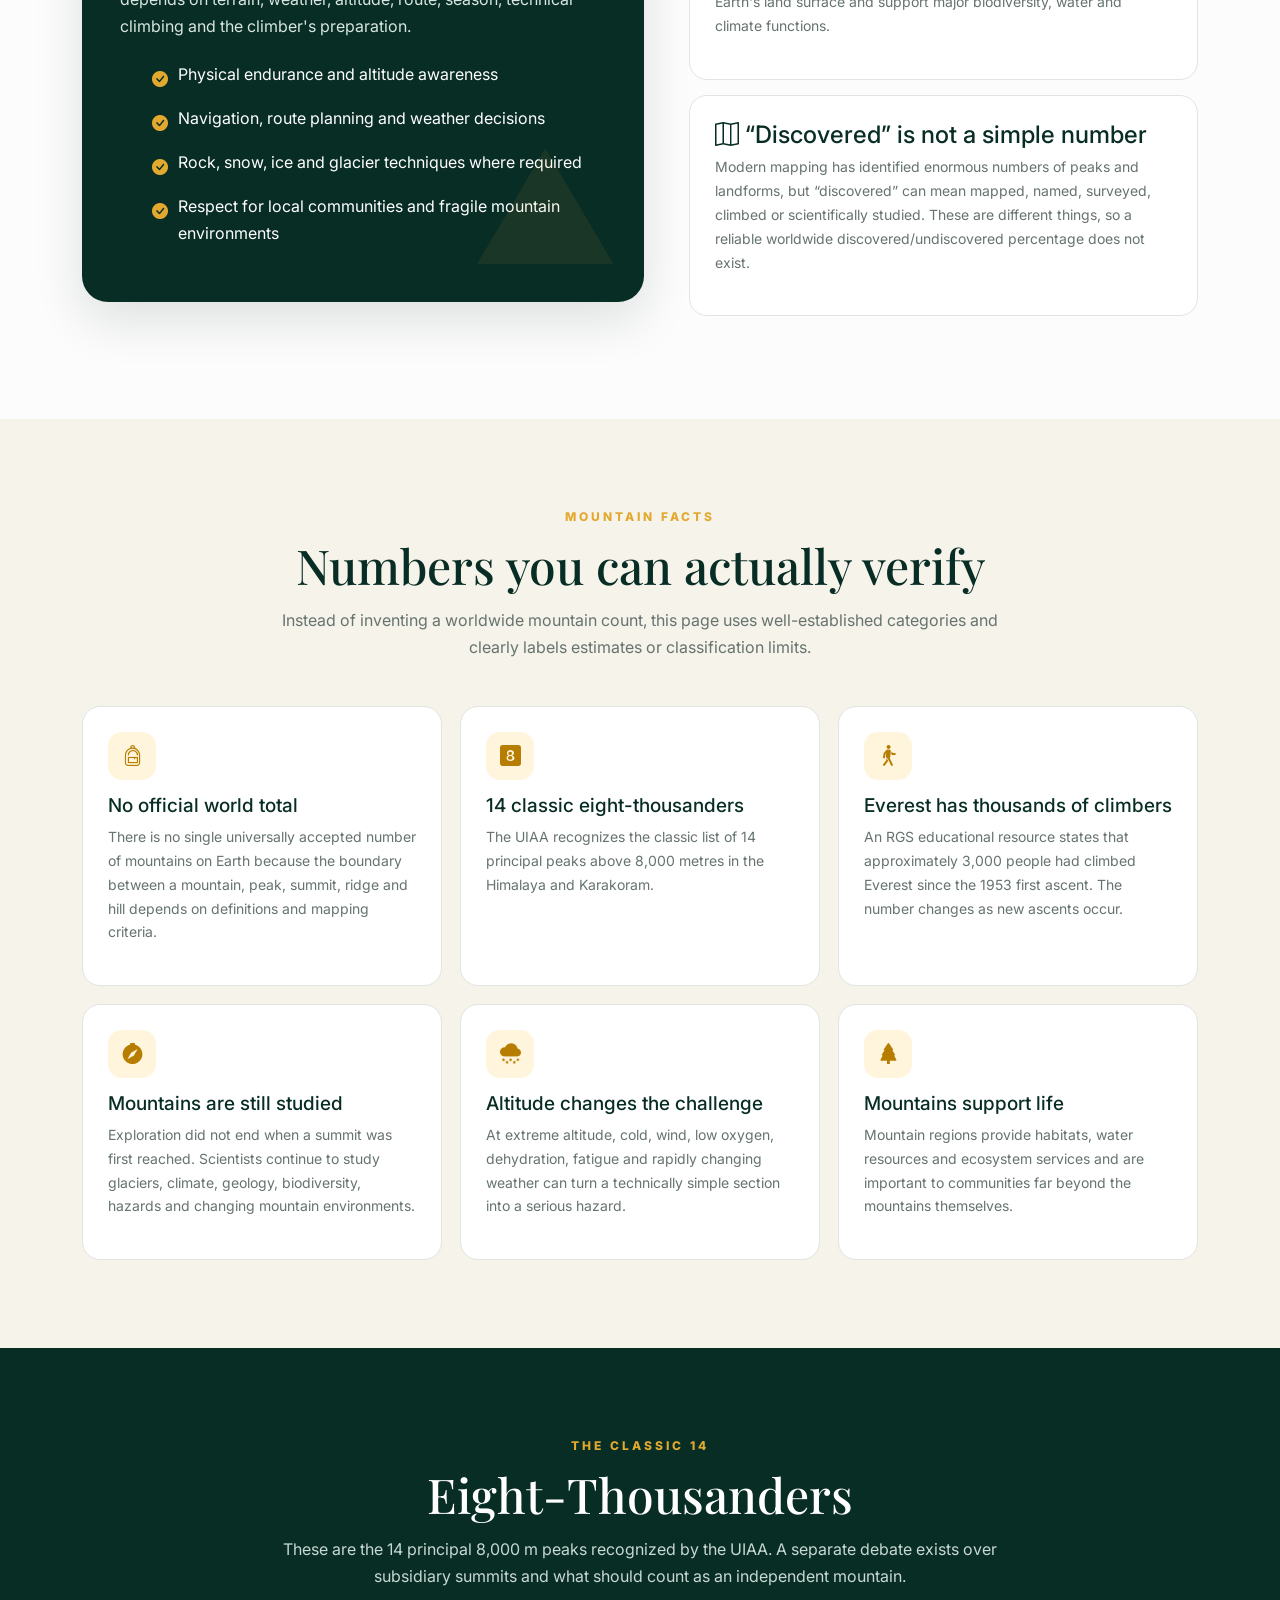
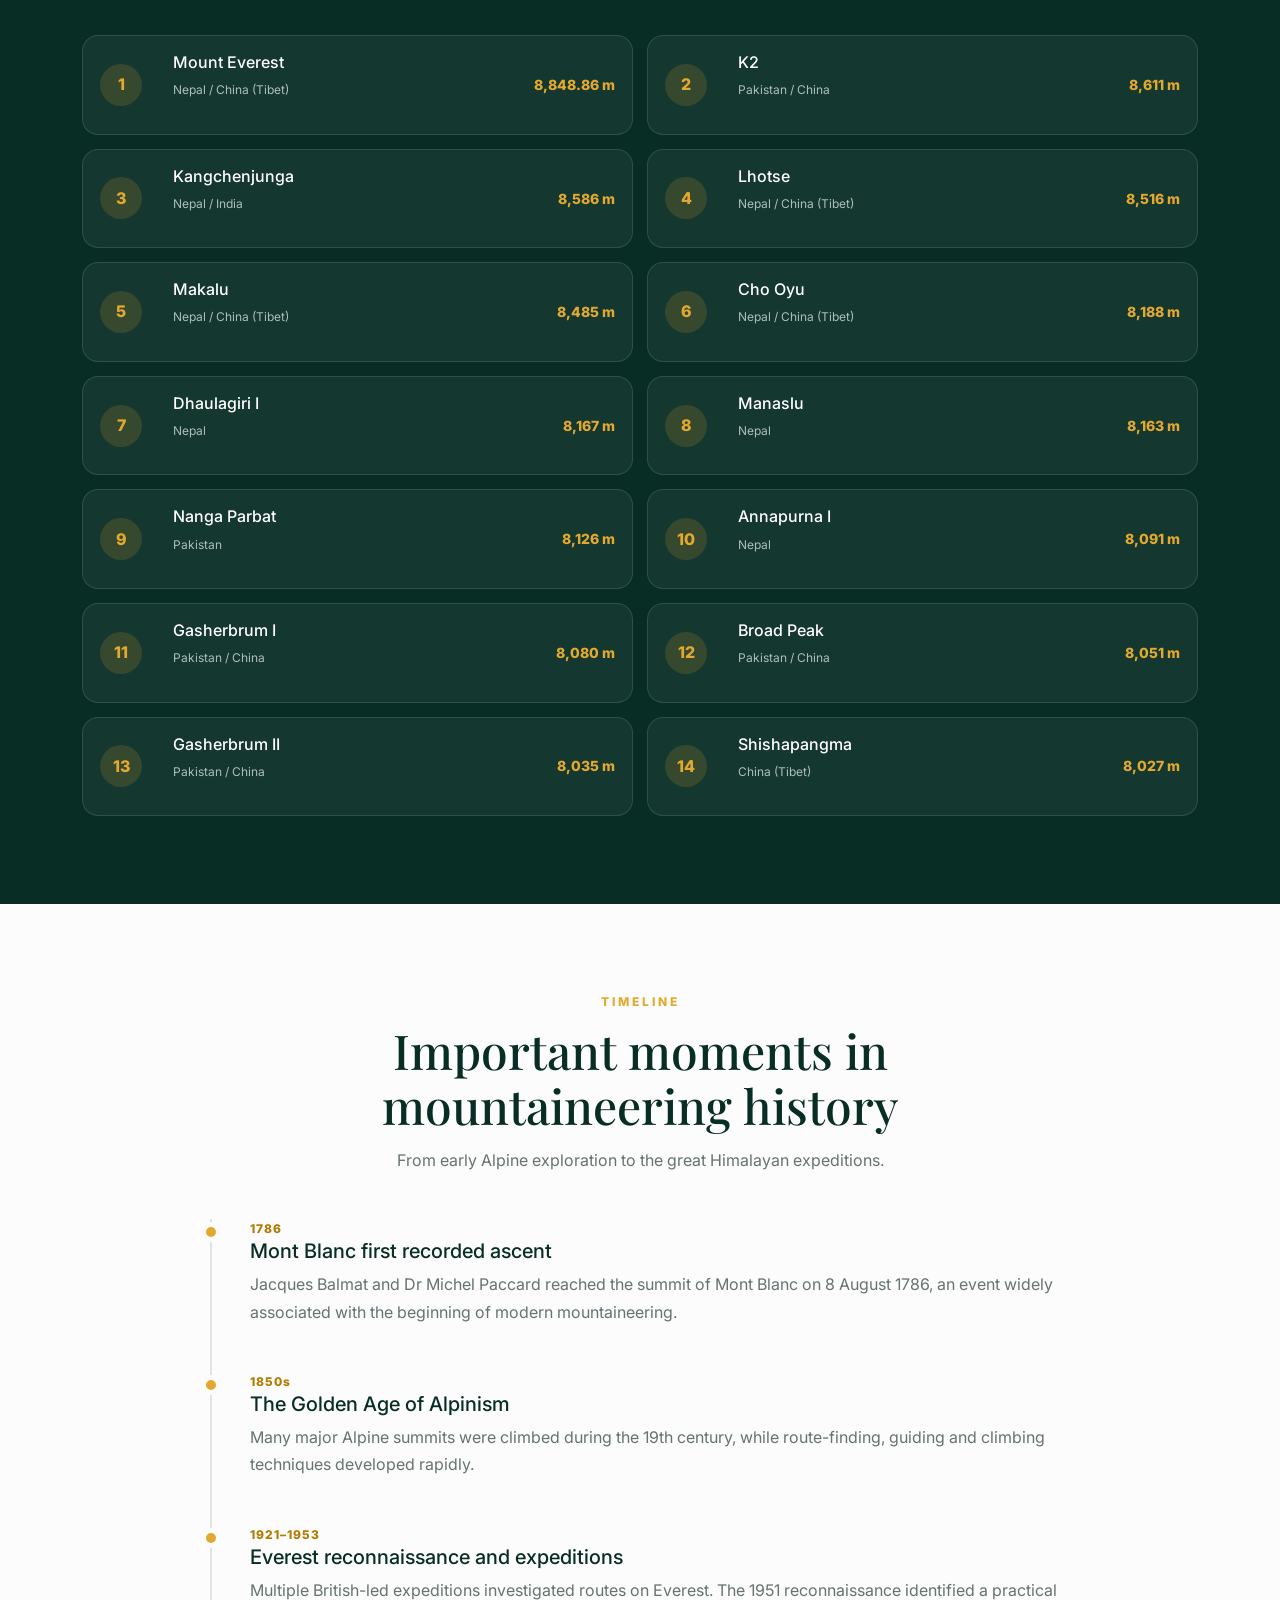
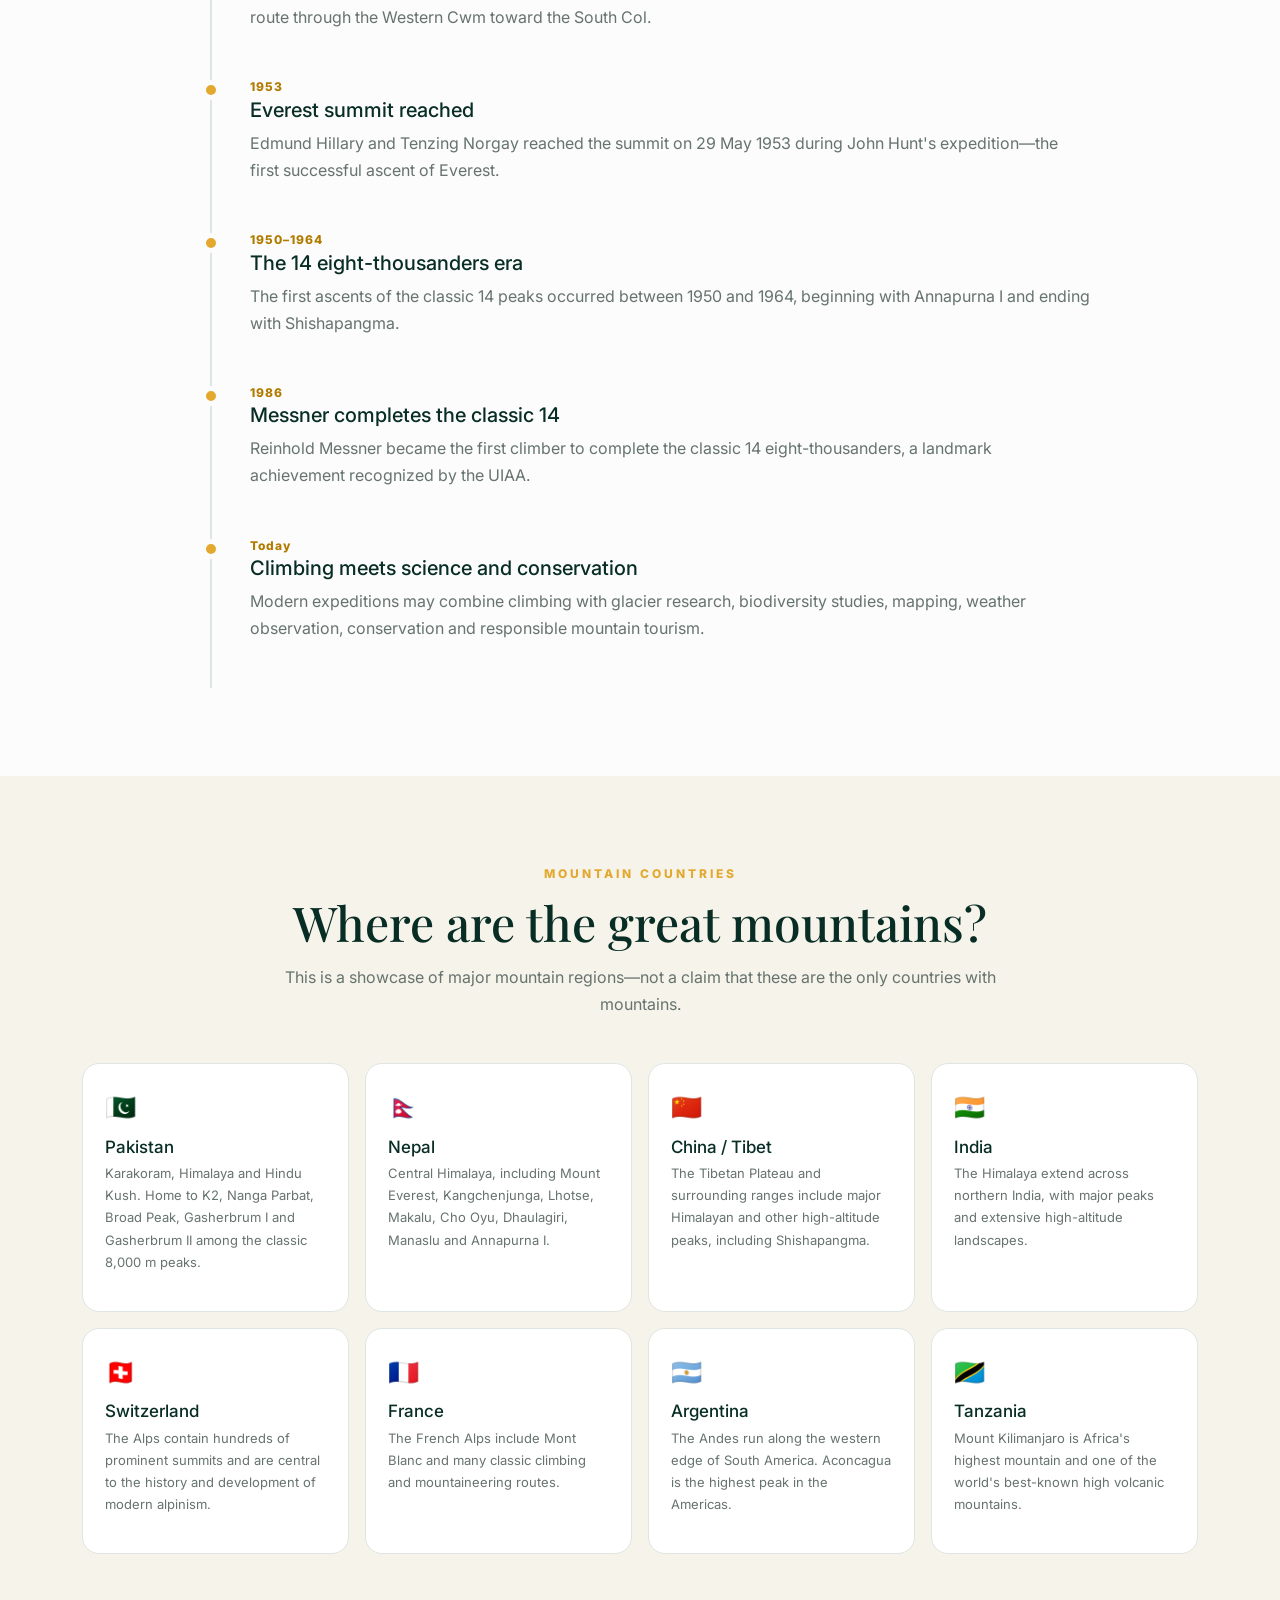
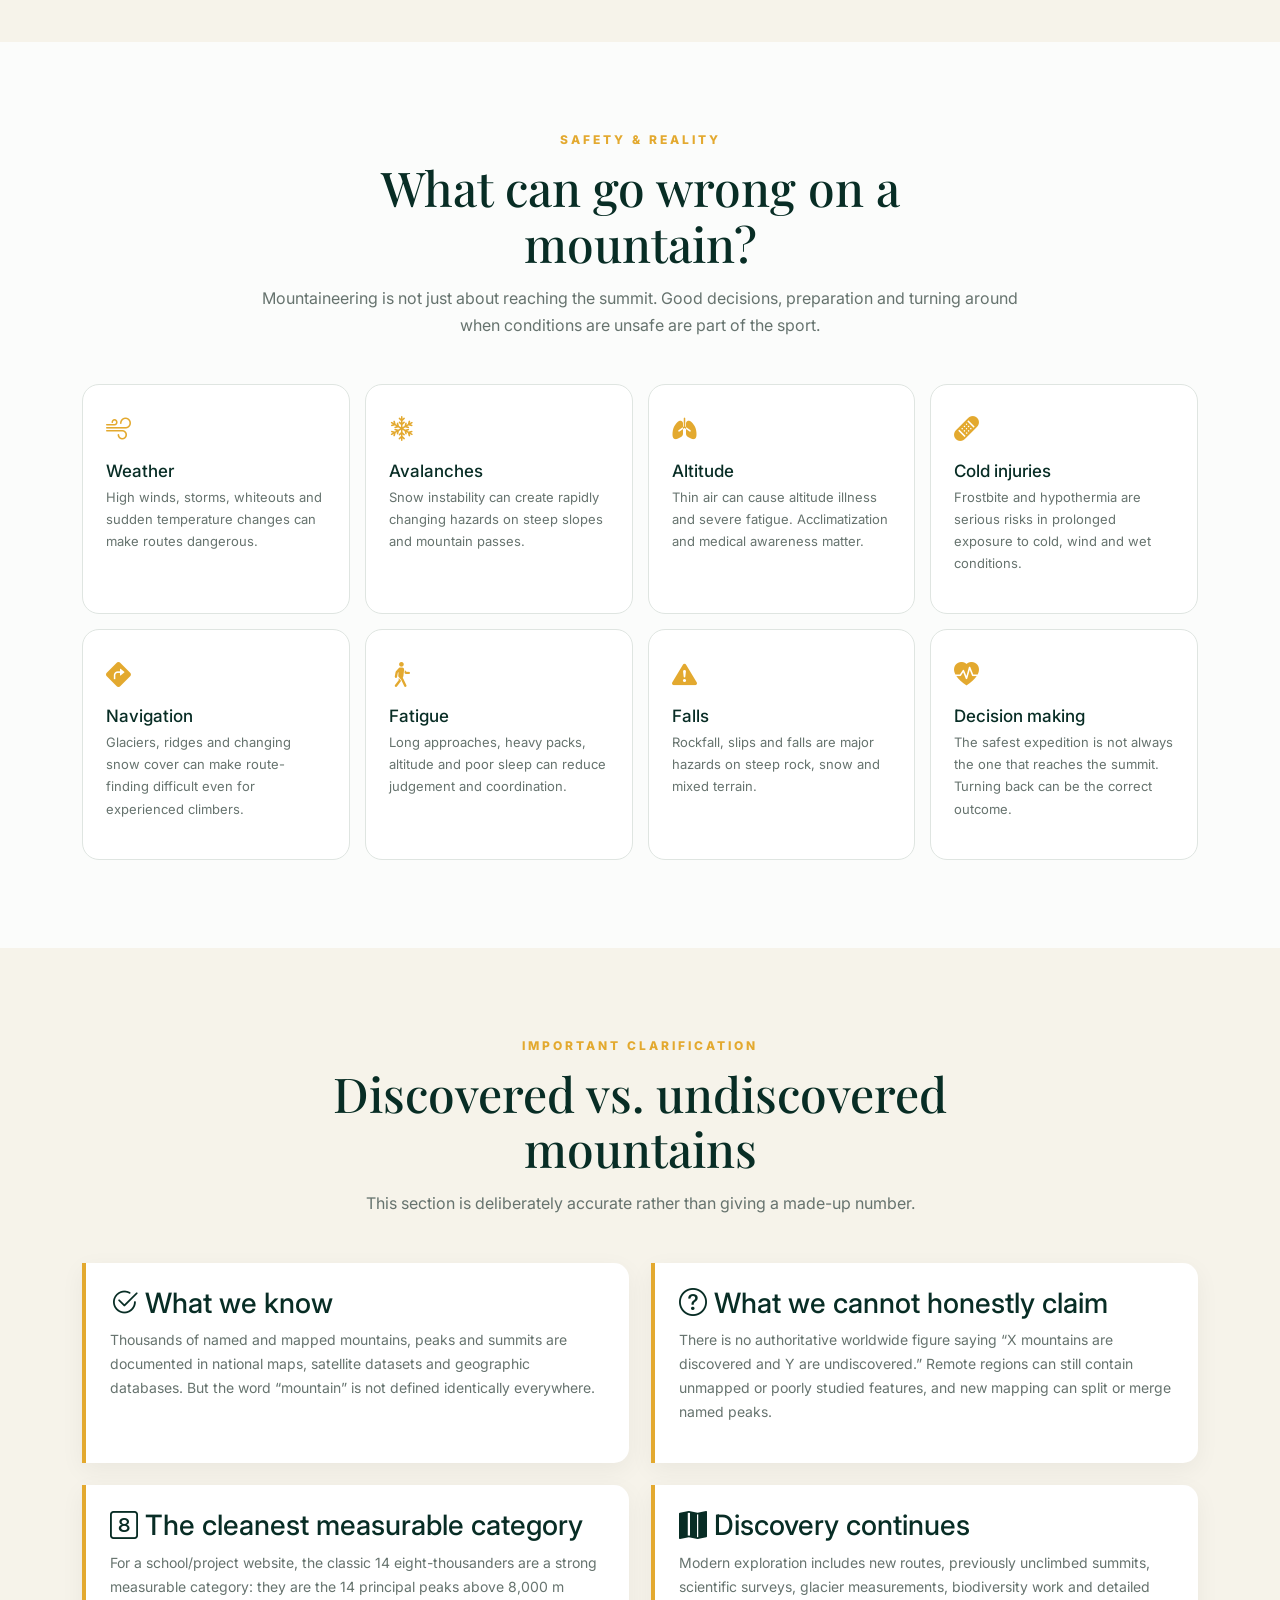
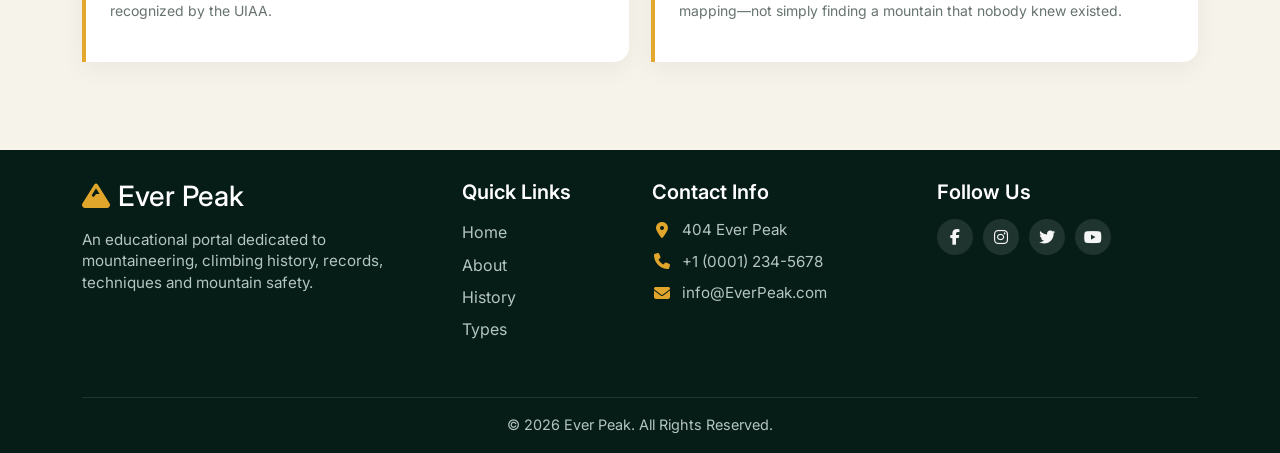
<file: About.html>
<!DOCTYPE html>
<html lang="en">

<head>
  <meta charset="UTF-8">
  <meta name="viewport" content="width=device-width, initial-scale=1.0">
  <title>Ever Peak | About Mountaineering</title>
  <meta name="description"
    content="Ever Peak About page: mountaineering history, mountain facts, the classic 14 eight-thousanders, Pakistan's major peaks, climbing milestones, risks and mountain geography.">
  <link rel="preconnect" href="https://fonts.googleapis.com">
  <link rel="stylesheet" href="https://cdnjs.cloudflare.com/ajax/libs/font-awesome/6.4.0/css/all.min.css">
  <link rel="preconnect" href="https://fonts.gstatic.com" crossorigin>
  <link
    href="https://fonts.googleapis.com/css2?family=Inter:wght@400;500;600;700;800&family=Playfair+Display:wght@600;700;800&display=swap"
    rel="stylesheet">
  <link href="https://cdn.jsdelivr.net/npm/bootstrap-icons@1.11.3/font/bootstrap-icons.css" rel="stylesheet">
  <link href="https://cdn.jsdelivr.net/npm/bootstrap@5.3.3/dist/css/bootstrap.min.css" rel="stylesheet">
  <link rel="stylesheet" href="About.css">
</head>

<body>

  <nav class="navbar navbar-expand-lg">

    <div class="container">

     
            <a class="navbar-brand" href="index.html">
                <img src="logo imag.jpeg" alt="Ever Peak Logo" class="logo-img">
            </a>


      <button class="navbar-toggler" type="button" data-bs-toggle="collapse" data-bs-target="#mainNav">

        <span class="navbar-toggler-icon" style="filter:invert(1);"></span>

      </button>

      <div class="collapse navbar-collapse" id="mainNav">

        <ul class="navbar-nav ">

          <li class="nav-item">
            <a class="nav-link " href="./index.html">Home</a>
          </li>

          <li class="nav-item">
            <a class="nav-link active" href="./About.html">About</a>
          </li>

          <li class="nav-item">
            <a class="nav-link" href="./History.html">History</a>
          </li>

          <li class="nav-item">
            <a class="nav-link" href="./Type.html">Types</a>
          </li>

          <li class="nav-item">
            <a class="nav-link" href="./Techniques.html">Techniques</a>
          </li>

          <li class="nav-item">
            <a class="nav-link" href="./Record.html">Records</a>
          </li>

          <li class="nav-item">
            <a class="nav-link" href="./Gallery.html">Gallery</a>
          </li>

          <li class="nav-item">
            <a class="nav-link" href="./Giudeline.html">Guidelines</a>
          </li>

          <li class="nav-item">
            <a class="nav-link" href="./Contact.html">Contact</a>
          </li>
           
                    <li class="nav-item">
                        <a class="nav-link" href="./FAQ.html">FAQs</a>
                    </li>

        </ul>
        <div class="visitor-box">
          <i class="bi bi-people-fill"></i>
          Visitors:
          <span id="visitorCount">0</span>
        </div>
      </div>

    </div>
  </nav>
  <header class="hero" id="top">
    <div class="mountain-bg"></div>
    <div class="container hero-content">
      <div class="kicker"><i class="bi bi-compass"></i> Ever Peak · About Mountaineering</div>
      <h1 style="color: white;">The Story Behind <span>the Mountains</span></h1>
      <p>Explore mountain geography, mountaineering history, famous first ascents, the classic 14 eight-thousanders,
        Pakistan's major peaks, climbing risks and the important truth about what can—and cannot—be counted as a
        “discovered mountain”.</p>
      <div class="hero-actions">
  <a href="#facts" class="btn btn-gold">Explore Website <i class="bi bi-arrow-down"></i></a>
  <a href="#eight" class="btn btn-outline">View 14 Peak</a>
</div>
    </div>
  </header>

  <section class="stats" aria-label="Key statistics">
    <div class="container stat-grid">
      <div class="stat"><i class="bi bi-bar-chart-fill"></i>
        <div class="stat-number">14</div><small>Classic 8,000 m peaks recognized by the UIAA</small>
      </div>
      <div class="stat"><i class="bi bi-arrow-up-circle-fill"></i>
        <div class="stat-number">8,848.86 m</div><small>Approx. elevation of Mount Everest above sea level</small>
      </div>
      <div class="stat"><i class="bi bi-flag-fill"></i>
        <div class="stat-number">5</div><small>Classic 8,000 m peaks in Pakistan / on Pakistan-China borders</small>
      </div>
      <div class="stat"><i class="bi bi-calendar-event-fill"></i>
        <div class="stat-number">1786</div><small>First recorded ascent of Mont Blanc</small>
      </div>
    </div>
  </section>

  <section id="about">
    <div class="container">
      <div class="section-head">
        <div class="eyebrow">About Ever Peak</div>
        <h2>Mountains are more than height</h2>
        <p>They are landforms, ecosystems, cultural landscapes and places where exploration, science and human endurance
          meet.</p>
      </div>
      <div class="about-grid">
        <div class="about-card">
          <h3>What is mountaineering?</h3>
          <p>Mountaineering is the activity of travelling and climbing in mountainous terrain. Depending on the route,
            it can involve hiking, scrambling, rock climbing, snow and ice climbing, route finding, navigation, glacier
            travel and expedition skills.</p>
          <p>A high summit is not automatically a difficult summit. Difficulty depends on terrain, weather, altitude,
            route, season, technical climbing and the climber's preparation.</p>
          <ul class="about-list">
            <li><i class="bi bi-check-circle-fill"></i><span>Physical endurance and altitude awareness</span></li>
            <li><i class="bi bi-check-circle-fill"></i><span>Navigation, route planning and weather decisions</span>
            </li>
            <li><i class="bi bi-check-circle-fill"></i><span>Rock, snow, ice and glacier techniques where
                required</span></li>
            <li><i class="bi bi-check-circle-fill"></i><span>Respect for local communities and fragile mountain
                environments</span></li>
          </ul>
        </div>
        <div>
          <div class="info-box">
            <h4><i class="bi bi-globe2"></i> Mountains around the world</h4>
            <p>Mountain systems occur on every continent and even beneath the oceans. There is no universally accepted
              global definition that gives one official total number of mountains.</p>
          </div>
          <div class="info-box">
            <h4><i class="bi bi-water"></i> Why mountains matter</h4>
            <p>UNESCO notes that mountain regions cover about a quarter of Earth's land surface and support major
              biodiversity, water and climate functions.</p>
          </div>
          <div class="info-box">
            <h4><i class="bi bi-map"></i> “Discovered” is not a simple number</h4>
            <p>Modern mapping has identified enormous numbers of peaks and landforms, but “discovered” can mean mapped,
              named, surveyed, climbed or scientifically studied. These are different things, so a reliable worldwide
              discovered/undiscovered percentage does not exist.</p>
          </div>
        </div>
      </div>
    </div>
  </section>

  <section id="facts" class="discovery">
    <div class="container">
      <div class="section-head">
        <div class="eyebrow">Mountain Facts</div>
        <h2>Numbers you can actually verify</h2>
        <p>Instead of inventing a worldwide mountain count, this page uses well-established categories and clearly
          labels estimates or classification limits.</p>
      </div>
      <div class="fact-grid">
        <article class="fact-card">
          <div class="fact-icon"><i class="bi-backpack"></i></div>
          <h3>No official world total</h3>
          <p>There is no single universally accepted number of mountains on Earth because the boundary between a
            mountain, peak, summit, ridge and hill depends on definitions and mapping criteria.</p>
        </article>
        <article class="fact-card">
          <div class="fact-icon"><i class="bi bi-8-square-fill"></i></div>
          <h3>14 classic eight-thousanders</h3>
          <p>The UIAA recognizes the classic list of 14 principal peaks above 8,000 metres in the Himalaya and
            Karakoram.</p>
        </article>
        <article class="fact-card">
          <div class="fact-icon"><i class="bi bi-person-walking"></i></div>
          <h3>Everest has thousands of climbers</h3>
          <p>An RGS educational resource states that approximately 3,000 people had climbed Everest since the 1953 first
            ascent. The number changes as new ascents occur.</p>
        </article>
        <article class="fact-card">
          <div class="fact-icon"><i class="bi bi-compass-fill"></i></div>
          <h3>Mountains are still studied</h3>
          <p>Exploration did not end when a summit was first reached. Scientists continue to study glaciers, climate,
            geology, biodiversity, hazards and changing mountain environments.</p>
        </article>
        <article class="fact-card">
          <div class="fact-icon"><i class="bi bi-cloud-snow-fill"></i></div>
          <h3>Altitude changes the challenge</h3>
          <p>At extreme altitude, cold, wind, low oxygen, dehydration, fatigue and rapidly changing weather can turn a
            technically simple section into a serious hazard.</p>
        </article>
        <article class="fact-card">
          <div class="fact-icon"><i class="bi bi-tree-fill"></i></div>
          <h3>Mountains support life</h3>
          <p>Mountain regions provide habitats, water resources and ecosystem services and are important to communities
            far beyond the mountains themselves.</p>
        </article>
      </div>
    </div>
  </section>

  <section id="eight" class="dark">
    <div class="container">
      <div class="section-head">
        <div class="eyebrow">The Classic 14</div>
        <h2>Eight-Thousanders</h2>
        <p>These are the 14 principal 8,000 m peaks recognized by the UIAA. A separate debate exists over subsidiary
          summits and what should count as an independent mountain.</p>
      </div>
      <div class="peaks-grid" id="peaksGrid"></div>
    </div>
  </section>

  <section id="history">
    <div class="container">
      <div class="section-head">
        <div class="eyebrow">Timeline</div>
        <h2>Important moments in mountaineering history</h2>
        <p>From early Alpine exploration to the great Himalayan expeditions.</p>
      </div>
      <div class="timeline">
        <div class="timeline-item">
          <div class="timeline-dot"></div>
          <div class="year">1786</div>
          <h3>Mont Blanc first recorded ascent</h3>
          <p>Jacques Balmat and Dr Michel Paccard reached the summit of Mont Blanc on 8 August 1786, an event widely
            associated with the beginning of modern mountaineering.</p>
        </div>
        <div class="timeline-item">
          <div class="timeline-dot"></div>
          <div class="year">1850s</div>
          <h3>The Golden Age of Alpinism</h3>
          <p>Many major Alpine summits were climbed during the 19th century, while route-finding, guiding and climbing
            techniques developed rapidly.</p>
        </div>
        <div class="timeline-item">
          <div class="timeline-dot"></div>
          <div class="year">1921–1953</div>
          <h3>Everest reconnaissance and expeditions</h3>
          <p>Multiple British-led expeditions investigated routes on Everest. The 1951 reconnaissance identified a
            practical route through the Western Cwm toward the South Col.</p>
        </div>
        <div class="timeline-item">
          <div class="timeline-dot"></div>
          <div class="year">1953</div>
          <h3>Everest summit reached</h3>
          <p>Edmund Hillary and Tenzing Norgay reached the summit on 29 May 1953 during John Hunt's expedition—the first
            successful ascent of Everest.</p>
        </div>
        <div class="timeline-item">
          <div class="timeline-dot"></div>
          <div class="year">1950–1964</div>
          <h3>The 14 eight-thousanders era</h3>
          <p>The first ascents of the classic 14 peaks occurred between 1950 and 1964, beginning with Annapurna I and
            ending with Shishapangma.</p>
        </div>
        <div class="timeline-item">
          <div class="timeline-dot"></div>
          <div class="year">1986</div>
          <h3>Messner completes the classic 14</h3>
          <p>Reinhold Messner became the first climber to complete the classic 14 eight-thousanders, a landmark
            achievement recognized by the UIAA.</p>
        </div>
        <div class="timeline-item">
          <div class="timeline-dot"></div>
          <div class="year">Today</div>
          <h3>Climbing meets science and conservation</h3>
          <p>Modern expeditions may combine climbing with glacier research, biodiversity studies, mapping, weather
            observation, conservation and responsible mountain tourism.</p>
        </div>
      </div>
    </div>
  </section>

  <section id="countries" class="discovery">
    <div class="container">
      <div class="section-head">
        <div class="eyebrow">Mountain Countries</div>
        <h2>Where are the great mountains?</h2>
        <p>This is a showcase of major mountain regions—not a claim that these are the only countries with mountains.
        </p>
      </div>
      <div class="country-grid">
        <div class="country">
          <div class="flag">🇵🇰</div>
          <h3>Pakistan</h3>
          <p>Karakoram, Himalaya and Hindu Kush. Home to K2, Nanga Parbat, Broad Peak, Gasherbrum I and Gasherbrum II
            among the classic 8,000 m peaks.</p>
        </div>
        <div class="country">
          <div class="flag">🇳🇵</div>
          <h3>Nepal</h3>
          <p>Central Himalaya, including Mount Everest, Kangchenjunga, Lhotse, Makalu, Cho Oyu, Dhaulagiri, Manaslu and
            Annapurna I.</p>
        </div>
        <div class="country">
          <div class="flag">🇨🇳</div>
          <h3>China / Tibet</h3>
          <p>The Tibetan Plateau and surrounding ranges include major Himalayan and other high-altitude peaks, including
            Shishapangma.</p>
        </div>
        <div class="country">
          <div class="flag">🇮🇳</div>
          <h3>India</h3>
          <p>The Himalaya extend across northern India, with major peaks and extensive high-altitude landscapes.</p>
        </div>
        <div class="country">
          <div class="flag">🇨🇭</div>
          <h3>Switzerland</h3>
          <p>The Alps contain hundreds of prominent summits and are central to the history and development of modern
            alpinism.</p>
        </div>
        <div class="country">
          <div class="flag">🇫🇷</div>
          <h3>France</h3>
          <p>The French Alps include Mont Blanc and many classic climbing and mountaineering routes.</p>
        </div>
        <div class="country">
          <div class="flag">🇦🇷</div>
          <h3>Argentina</h3>
          <p>The Andes run along the western edge of South America. Aconcagua is the highest peak in the Americas.</p>
        </div>
        <div class="country">
          <div class="flag">🇹🇿</div>
          <h3>Tanzania</h3>
          <p>Mount Kilimanjaro is Africa's highest mountain and one of the world's best-known high volcanic mountains.
          </p>
        </div>
      </div>
    </div>
  </section>

  <section id="risks">
    <div class="container">
      <div class="section-head">
        <div class="eyebrow">Safety & Reality</div>
        <h2>What can go wrong on a mountain?</h2>
        <p>Mountaineering is not just about reaching the summit. Good decisions, preparation and turning around when
          conditions are unsafe are part of the sport.</p>
      </div>
      <div class="risk-grid">
        <div class="risk"><i class="bi bi-wind"></i>
          <h3>Weather</h3>
          <p>High winds, storms, whiteouts and sudden temperature changes can make routes dangerous.</p>
        </div>
        <div class="risk"><i class="bi bi-snow2"></i>
          <h3>Avalanches</h3>
          <p>Snow instability can create rapidly changing hazards on steep slopes and mountain passes.</p>
        </div>
        <div class="risk"><i class="bi bi-lungs-fill"></i>
          <h3>Altitude</h3>
          <p>Thin air can cause altitude illness and severe fatigue. Acclimatization and medical awareness matter.</p>
        </div>
        <div class="risk"><i class="bi bi-bandaid-fill"></i>
          <h3>Cold injuries</h3>
          <p>Frostbite and hypothermia are serious risks in prolonged exposure to cold, wind and wet conditions.</p>
        </div>
        <div class="risk"><i class="bi bi-sign-turn-right-fill"></i>
          <h3>Navigation</h3>
          <p>Glaciers, ridges and changing snow cover can make route-finding difficult even for experienced climbers.
          </p>
        </div>
        <div class="risk"><i class="bi bi-person-walking"></i>
          <h3>Fatigue</h3>
          <p>Long approaches, heavy packs, altitude and poor sleep can reduce judgement and coordination.</p>
        </div>
        <div class="risk"><i class="bi bi-exclamation-triangle-fill"></i>
          <h3>Falls</h3>
          <p>Rockfall, slips and falls are major hazards on steep rock, snow and mixed terrain.</p>
        </div>
        <div class="risk"><i class="bi bi-heart-pulse-fill"></i>
          <h3>Decision making</h3>
          <p>The safest expedition is not always the one that reaches the summit. Turning back can be the correct
            outcome.</p>
        </div>
      </div>
    </div>
  </section>

  <section class="discovery">
    <div class="container">
      <div class="section-head">
        <div class="eyebrow">Important clarification</div>
        <h2>Discovered vs. undiscovered mountains</h2>
        <p>This section is deliberately accurate rather than giving a made-up number.</p>
      </div>
      <div class="discovery-grid">
        <div class="notice">
          <h3><i class="bi bi-check2-circle"></i> What we know</h3>
          <p>Thousands of named and mapped mountains, peaks and summits are documented in national maps, satellite
            datasets and geographic databases. But the word “mountain” is not defined identically everywhere.</p>
        </div>
        <div class="notice">
          <h3><i class="bi bi-question-circle"></i> What we cannot honestly claim</h3>
          <p>There is no authoritative worldwide figure saying “X mountains are discovered and Y are undiscovered.”
            Remote regions can still contain unmapped or poorly studied features, and new mapping can split or merge
            named peaks.</p>
        </div>
        <div class="notice">
          <h3><i class="bi bi-8-square"></i> The cleanest measurable category</h3>
          <p>For a school/project website, the classic 14 eight-thousanders are a strong measurable category: they are
            the 14 principal peaks above 8,000 m recognized by the UIAA.</p>
        </div>
        <div class="notice">
          <h3><i class="bi bi-map-fill"></i> Discovery continues</h3>
          <p>Modern exploration includes new routes, previously unclimbed summits, scientific surveys, glacier
            measurements, biodiversity work and detailed mapping—not simply finding a mountain that nobody knew existed.
          </p>
        </div>
      </div>
    </div>
  </section>
<footer>
    <div class="container">
        <div class="row g-4 justify-content-between"> 
            
            <!-- About Section -->
            <div class="col-lg-4 col-md-6 footer-col">
                <h3><i class="fa-solid fa-mountain me-2"></i>Ever Peak</h3>
                <p class="mt-2 mb-0">
                    An educational portal dedicated to mountaineering,
                    climbing history, records, techniques and mountain safety.
                </p>
            </div>

            <!-- Quick Links -->
            <div class="col-lg-2 col-md-6 footer-col">
                <h5>Quick Links</h5>
                <a href="./index.html">Home</a>
                <a href="./About.html">About</a>
                <a href="./History.html">History</a>
                <a href="./Type.html">Types</a>
            </div>

            <!-- Contact Info -->
            <div class="col-lg-3 col-md-6 footer-col">
                <h4>Contact Info</h4>
                <p><i class="fa-solid fa-location-dot"></i> 404 Ever Peak</p>
                <p><i class="fa-solid fa-phone"></i> +1 (0001) 234-5678</p>
                <p><i class="fa-solid fa-envelope"></i> info@EverPeak.com</p>
            </div>

            <!-- Social Links -->
            <div class="col-lg-3 col-md-6 footer-col">
                <h5>Follow Us</h5>
                <div class="social-icons mt-2">
                    <a href="https:www.facebook.com"><i class="fa-brands fa-facebook-f"></i></a>
                    <a href="https:www.facebook.com"><i class="fa-brands fa-instagram"></i></a>
                    <a href="#"><i class="fa-brands fa-twitter"></i></a>
                    <a href="https:www.youtube.com"><i class="fa-brands fa-youtube"></i></a>
                </div>
            </div>

            <!-- Copyright -->
            <div class="col-12">
                <div class="copyright">
                    © 2026 Ever Peak. All Rights Reserved.
                </div>
            </div>

        </div>
    </div>
</footer>

  <script src="https://cdn.jsdelivr.net/npm/bootstrap@5.3.3/dist/js/bootstrap.bundle.min.js"></script>
  <script src="./About.js"></script>
</body>

</html>
</file>
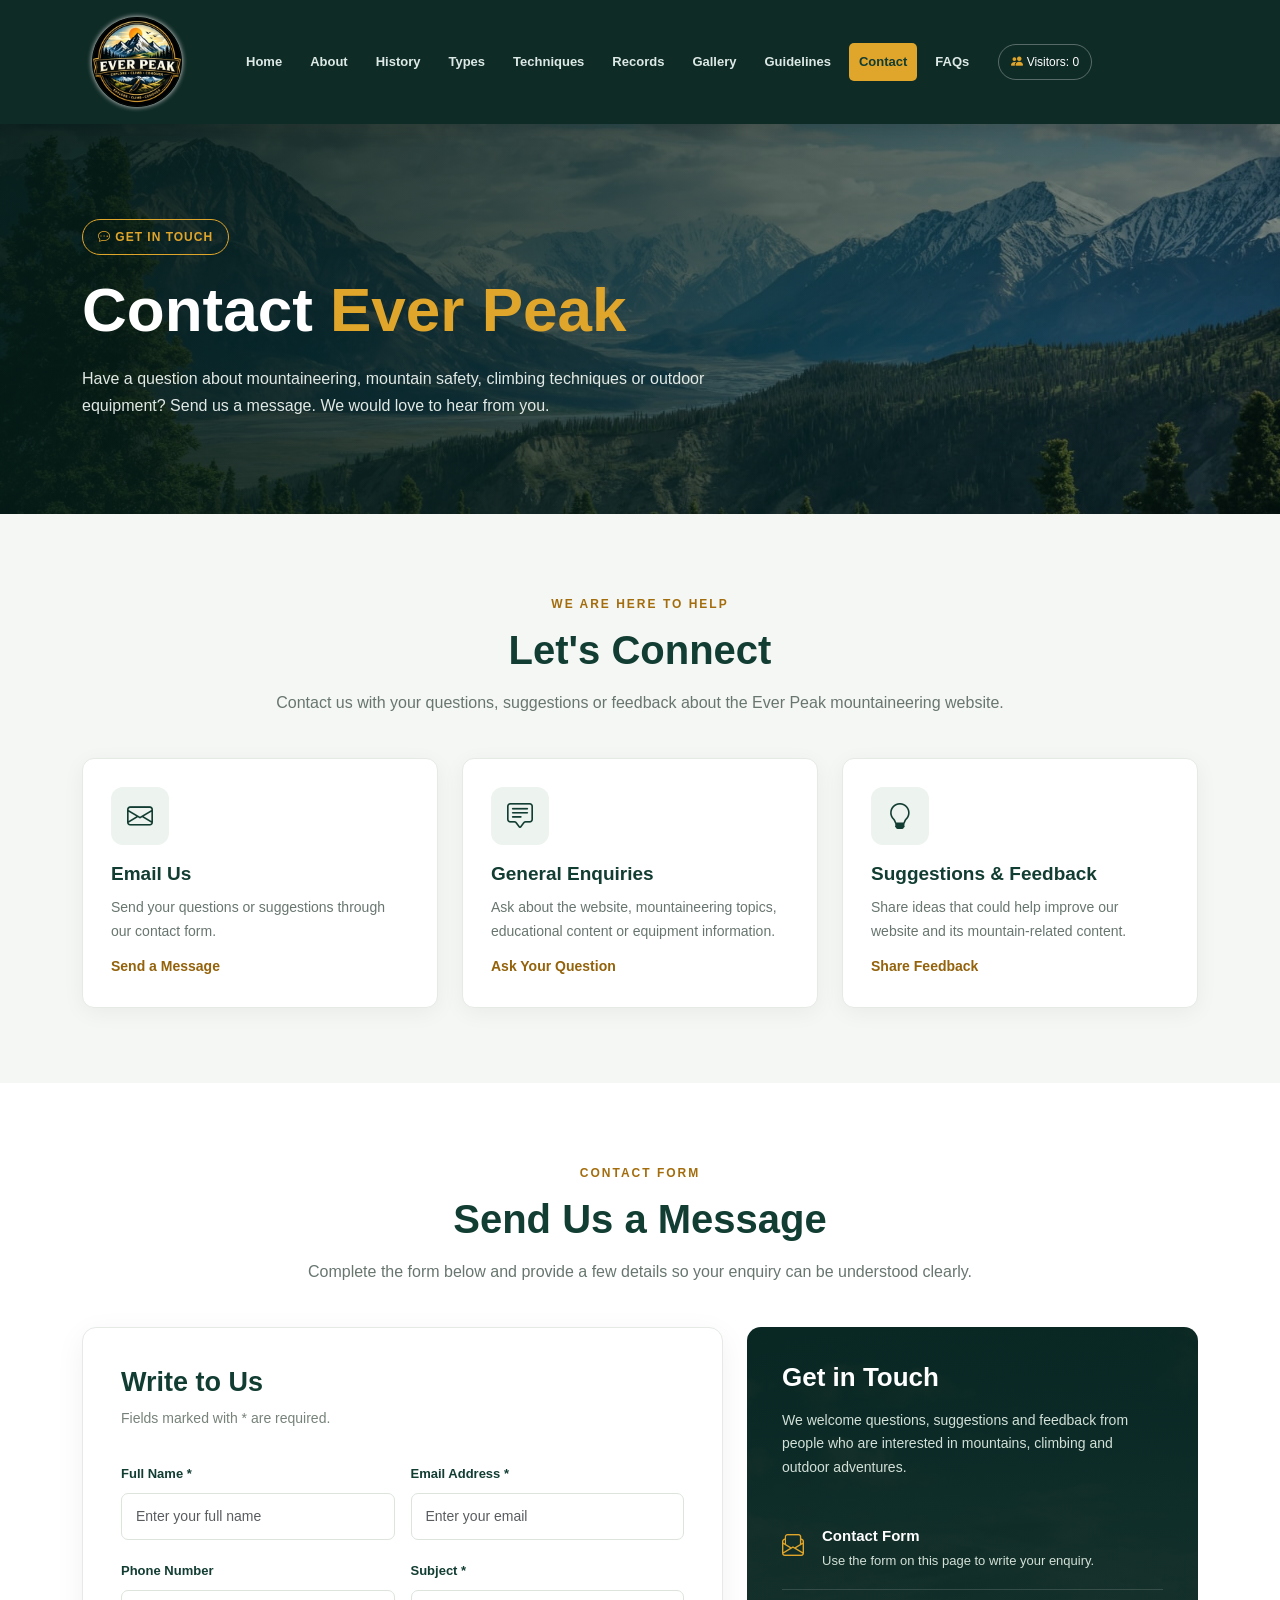
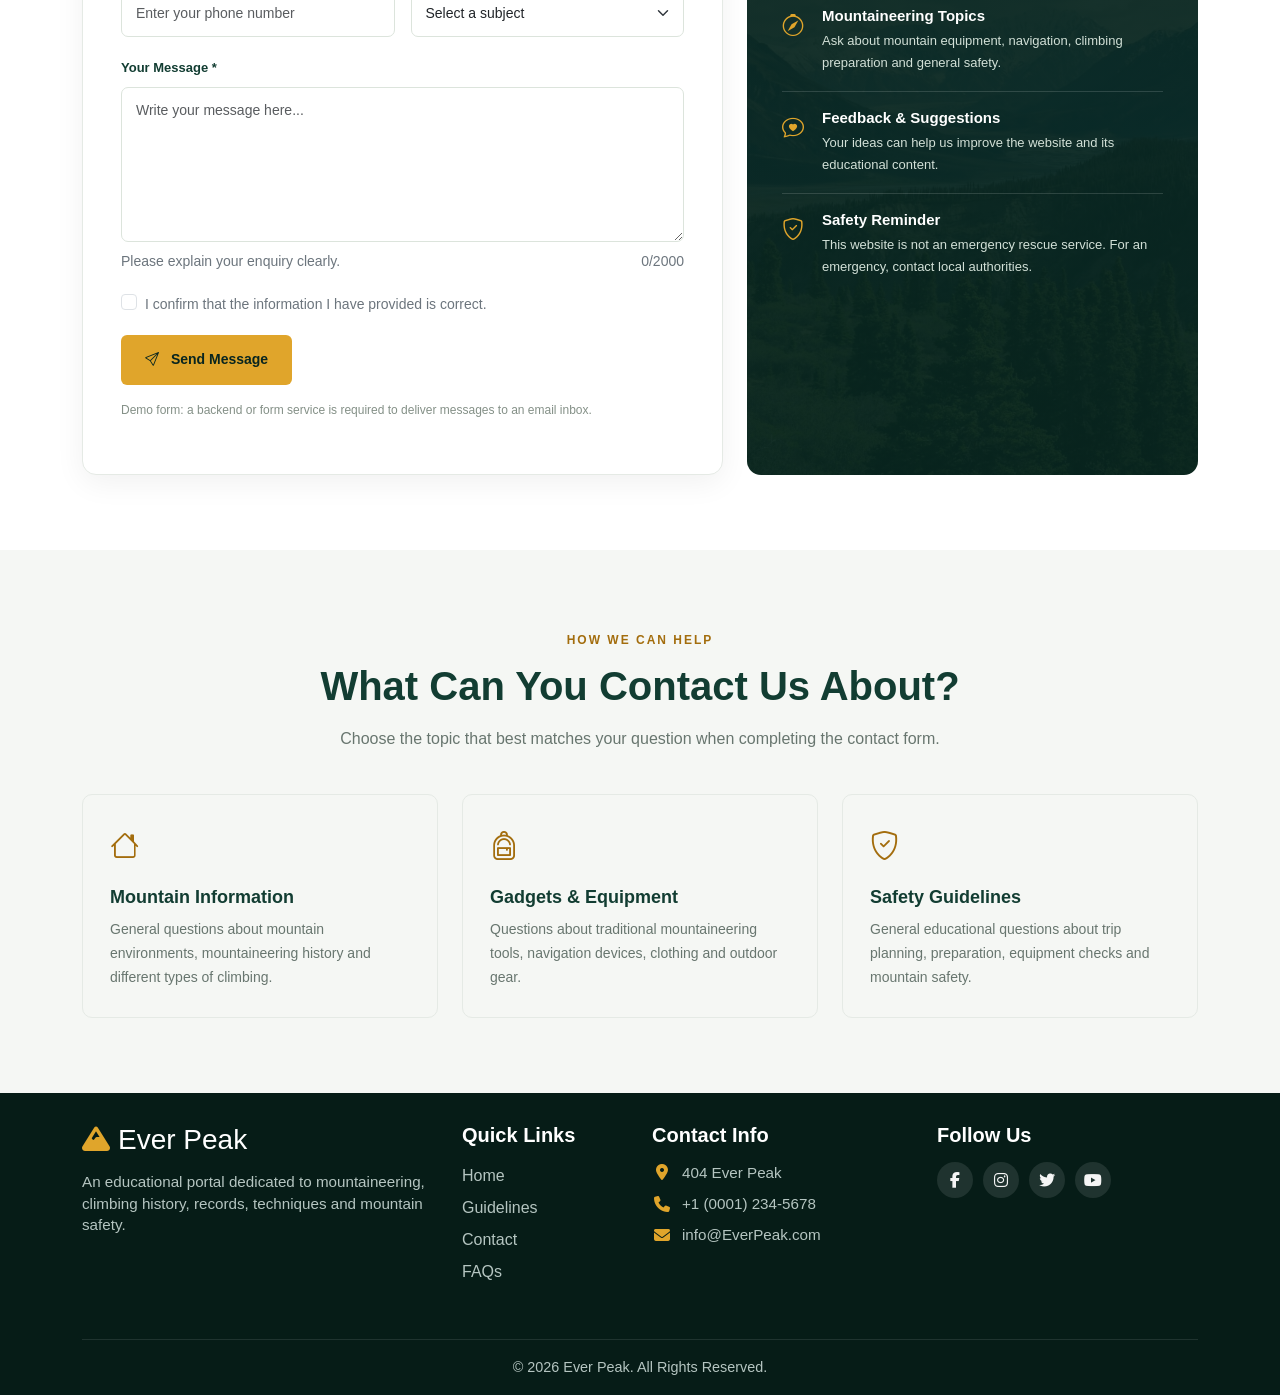
<file: Contact.html>
<!DOCTYPE html>
<html lang="en">

<head>
    <meta charset="UTF-8">
    <meta name="viewport" content="width=device-width, initial-scale=1.0">
    <title>Ever Peak | Contact Us</title>
    <link rel="stylesheet" href="https://cdnjs.cloudflare.com/ajax/libs/font-awesome/6.4.0/css/all.min.css">
    <!-- Bootstrap CSS -->
    <link href="https://cdn.jsdelivr.net/npm/bootstrap@5.3.3/dist/css/bootstrap.min.css" rel="stylesheet">
    <!-- Bootstrap Icons -->
    <link href="https://cdn.jsdelivr.net/npm/bootstrap-icons@1.11.3/font/bootstrap-icons.css" rel="stylesheet">
    <link rel="stylesheet" href="Contact.css">
</head>

<body>

    <!-- ================= NAVBAR ================= -->
    <nav class="navbar navbar-expand-lg">
        <div class="container">
            <a class="navbar-brand" href="./index.html">
                <img src="logo imag.jpeg" alt="Ever Peak Logo" class="logo-img">
            </a>

            <button class="navbar-toggler" type="button" data-bs-toggle="collapse" data-bs-target="#mainNav"
                aria-controls="mainNav" aria-expanded="false" aria-label="Toggle navigation">
                <span class="navbar-toggler-icon" style="filter:invert(1);"></span>
            </button>

            <div class="collapse navbar-collapse" id="mainNav">
                <ul class="navbar-nav">
                    <li class="nav-item">
                        <a class="nav-link" href="index.html">Home</a>
                    </li>
                    <li class="nav-item">
                        <a class="nav-link" href="./About.html">About</a>
                    </li>
                    <li class="nav-item">
                        <a class="nav-link" href="./History.html">History</a>
                    </li>
                    <li class="nav-item">
                        <a class="nav-link" href="./Type.html">Types</a>
                    </li>
                    <li class="nav-item">
                        <a class="nav-link" href="./Techniques.html">Techniques</a>
                    </li>
                    <li class="nav-item">
                        <a class="nav-link" href="./Record.html">Records</a>
                    </li>
                    <li class="nav-item">
                        <a class="nav-link" href="./Gallery.html">Gallery</a>
                    </li>
                    <li class="nav-item">
                        <a class="nav-link" href="./Giudeline.html">Guidelines</a>
                    </li>
                    <li class="nav-item">
                        <a class="nav-link active" href="./Contact.html">Contact</a>
                    </li>
                    <li class="nav-item">
                        <a class="nav-link" href="./FAQ.html">FAQs</a>
                    </li>
                </ul>

                <div class="visitor-box">
                    <i class="bi bi-people-fill"></i>
                    Visitors:
                    <span id="visitorCount">0</span>
                </div>
            </div>
        </div>
    </nav>

    <!-- ================= HERO ================= -->
    <header class="contact-hero">
        <div class="container">
            <div class="hero-content">
                <span class="hero-tag">
                    <i class="bi bi-chat-dots"></i>
                    GET IN TOUCH
                </span>
                <h1>
                    Contact <span>Ever Peak</span>
                </h1>
                <p>
                    Have a question about mountaineering, mountain safety,
                    climbing techniques or outdoor equipment? Send us a
                    message. We would love to hear from you.
                </p>
            </div>
        </div>
    </header>

    <!-- ================= CONTACT INFORMATION ================= -->
    <section class="section">
        <div class="container">
            <div class="section-heading">
                <span class="eyebrow">We Are Here to Help</span>
                <h2>Let's Connect</h2>
                <p>
                    Contact us with your questions, suggestions or feedback
                    about the Ever Peak mountaineering website.
                </p>
            </div>

            <div class="row g-4">
                <div class="col-md-6 col-lg-4">
                    <div class="contact-info-card">
                        <div class="contact-icon">
                            <i class="bi bi-envelope"></i>
                        </div>
                        <h3>Email Us</h3>
                        <p>
                            Send your questions or suggestions through our
                            contact form.
                        </p>
                        <a href="#contact-form">Send a Message</a>
                    </div>
                </div>

                <div class="col-md-6 col-lg-4">
                    <div class="contact-info-card">
                        <div class="contact-icon">
                            <i class="bi bi-chat-square-text"></i>
                        </div>
                        <h3>General Enquiries</h3>
                        <p>
                            Ask about the website, mountaineering topics,
                            educational content or equipment information.
                        </p>
                        <a href="#contact-form">Ask Your Question</a>
                    </div>
                </div>

                <div class="col-md-6 col-lg-4">
                    <div class="contact-info-card">
                        <div class="contact-icon">
                            <i class="bi bi-lightbulb"></i>
                        </div>
                        <h3>Suggestions & Feedback</h3>
                        <p>
                            Share ideas that could help improve our website
                            and its mountain-related content.
                        </p>
                        <a href="#contact-form">Share Feedback</a>
                    </div>
                </div>
            </div>
        </div>
    </section>

    <!-- ================= MAIN CONTACT SECTION ================= -->
    <section class="section section-white" id="contact-form">
        <div class="container">
            <div class="section-heading">
                <span class="eyebrow">Contact Form</span>
                <h2>Send Us a Message</h2>
                <p>
                    Complete the form below and provide a few details so
                    your enquiry can be understood clearly.
                </p>
            </div>

            <div class="row g-4 align-items-stretch">
                <!-- CONTACT FORM -->
                <div class="col-lg-7">
                    <div class="contact-form-wrapper">
                        <h3>Write to Us</h3>
                        <p class="form-description">
                            Fields marked with * are required.
                        </p>

                        <!-- Added needs-validation and novalidate for Bootstrap/Custom validation -->
                        <form id="contactForm" class="needs-validation" novalidate>
                            <div class="row g-3">
                                <div class="col-md-6">
                                    <label for="fullName" class="form-label">
                                        Full Name *
                                    </label>
                                    <input type="text" class="form-control" id="fullName" name="fullName"
                                        placeholder="Enter your full name" autocomplete="name" required>
                                    <div class="invalid-feedback">
                                        Please enter your full name.
                                    </div>
                                </div>

                                <div class="col-md-6">
                                    <label for="email" class="form-label">
                                        Email Address *
                                    </label>
                                    <input type="email" class="form-control" id="email" name="email"
                                        placeholder="Enter your email" autocomplete="email" required>
                                    <div class="invalid-feedback">
                                        Please enter a valid email address.
                                    </div>
                                </div>

                                <div class="col-md-6">
                                    <label for="phone" class="form-label">
                                        Phone Number
                                    </label>
                                    <input type="tel" class="form-control" id="phone" name="phone"
                                        placeholder="Enter your phone number" autocomplete="tel">
                                </div>

                                <div class="col-md-6">
                                    <label for="subject" class="form-label">
                                        Subject *
                                    </label>
                                    <select class="form-select" id="subject" name="subject" required>
                                        <option value="" selected disabled>
                                            Select a subject
                                        </option>
                                        <option value="General Enquiry">General Enquiry</option>
                                        <option value="Mountaineering">Mountaineering</option>
                                        <option value="Safety Guidelines">Safety Guidelines</option>
                                        <option value="Gadgets and Equipment">Gadgets and Equipment</option>
                                        <option value="Website Feedback">Website Feedback</option>
                                        <option value="Suggestion">Suggestion</option>
                                        <option value="Other">Other</option>
                                    </select>
                                    <div class="invalid-feedback">
                                        Please select a subject.
                                    </div>
                                </div>

                                <div class="col-12">
                                    <label for="message" class="form-label">
                                        Your Message *
                                    </label>
                                    <textarea class="form-control" id="message" name="message"
                                        placeholder="Write your message here..." minlength="10" maxlength="2000"
                                        required></textarea>
                                    <div class="invalid-feedback">
                                        Please enter a message with at least 10 characters.
                                    </div>

                                    <div class="d-flex justify-content-between mt-2">
                                        <small class="text-secondary">
                                            Please explain your enquiry clearly.
                                        </small>
                                        <small class="text-secondary">
                                            <span id="messageCount">0</span>/2000
                                        </small>
                                    </div>
                                </div>

                                <div class="col-12">
                                    <div class="form-check">
                                        <input class="form-check-input" type="checkbox" value="yes" id="agree" required>
                                        <label class="form-check-label small text-secondary" for="agree">
                                            I confirm that the information I have provided is correct.
                                        </label>
                                        <div class="invalid-feedback">
                                            You must agree before submitting.
                                        </div>
                                    </div>
                                </div>

                                <div class="col-12">
                                    <button type="submit" class="submit-btn">
                                        <i class="bi bi-send me-2"></i>
                                        Send Message
                                    </button>
                                </div>
                            </div>

                            <p class="form-note">
                                Demo form: a backend or form service is required
                                to deliver messages to an email inbox.
                            </p>

                            <div id="formFeedback" class="alert mt-3 d-none" role="status" aria-live="polite"></div>
                        </form>
                    </div>
                </div>

                <!-- CONTACT SIDE PANEL -->
                <div class="col-lg-5">
                    <div class="contact-side-panel">
                        <h3>Get in Touch</h3>
                        <p>
                            We welcome questions, suggestions and feedback
                            from people who are interested in mountains,
                            climbing and outdoor adventures.
                        </p>

                        <div class="side-detail">
                            <i class="bi bi-envelope-paper"></i>
                            <div>
                                <h4>Contact Form</h4>
                                <p>Use the form on this page to write your enquiry.</p>
                            </div>
                        </div>

                        <div class="side-detail">
                            <i class="bi bi-compass"></i>
                            <div>
                                <h4>Mountaineering Topics</h4>
                                <p>Ask about mountain equipment, navigation, climbing preparation and general safety.</p>
                            </div>
                        </div>

                        <div class="side-detail">
                            <i class="bi bi-chat-heart"></i>
                            <div>
                                <h4>Feedback & Suggestions</h4>
                                <p>Your ideas can help us improve the website and its educational content.</p>
                            </div>
                        </div>

                        <div class="side-detail">
                            <i class="bi bi-shield-check"></i>
                            <div>
                                <h4>Safety Reminder</h4>
                                <p>This website is not an emergency rescue service. For an emergency, contact local authorities.</p>
                            </div>
                        </div>
                    </div>
                </div>
            </div>
        </div>
    </section>

    <!-- ================= WHY CONTACT US ================= -->
    <section class="section">
        <div class="container">
            <div class="section-heading">
                <span class="eyebrow">How We Can Help</span>
                <h2>What Can You Contact Us About?</h2>
                <p>
                    Choose the topic that best matches your question
                    when completing the contact form.
                </p>
            </div>

            <div class="row g-4">
                <div class="col-md-6 col-lg-4">
                    <div class="reason-card">
                        <i class="bi bi-house"></i>
                        <h3>Mountain Information</h3>
                        <p>
                            General questions about mountain environments,
                            mountaineering history and different types of climbing.
                        </p>
                    </div>
                </div>

                <div class="col-md-6 col-lg-4">
                    <div class="reason-card">
                        <i class="bi bi-backpack"></i>
                        <h3>Gadgets & Equipment</h3>
                        <p>
                            Questions about traditional mountaineering tools,
                            navigation devices, clothing and outdoor gear.
                        </p>
                    </div>
                </div>

                <div class="col-md-6 col-lg-4">
                    <div class="reason-card">
                        <i class="bi bi-shield-check"></i>
                        <h3>Safety Guidelines</h3>
                        <p>
                            General educational questions about trip planning,
                            preparation, equipment checks and mountain safety.
                        </p>
                    </div>
                </div>
            </div>
        </div>
    </section>

    <!-- ================= FOOTER ================= -->
    <footer>
        <div class="container">
            <div class="row g-4 justify-content-between"> 
                <!-- About Section -->
                <div class="col-lg-4 col-md-6 footer-col">
                    <h3><i class="fa-solid fa-mountain me-2"></i>Ever Peak</h3>
                    <p class="mt-2 mb-0">
                        An educational portal dedicated to mountaineering,
                        climbing history, records, techniques and mountain safety.
                    </p>
                </div>
                <!-- Quick Links -->
                <div class="col-lg-2 col-md-6 footer-col">
                    <h5>Quick Links</h5>
                    <a href="./index.html">Home</a>
                    <a href="./Giudeline.html">Guidelines</a>
                    <a href="./Contact.html">Contact</a>
                    <a href="./FAQ.html">FAQs</a>
                </div>
                <!-- Contact Info -->
                <div class="col-lg-3 col-md-6 footer-col">
                    <h4>Contact Info</h4>
                    <p><i class="fa-solid fa-location-dot"></i> 404 Ever Peak</p>
                    <p><i class="fa-solid fa-phone"></i> +1 (0001) 234-5678</p>
                    <p><i class="fa-solid fa-envelope"></i> info@EverPeak.com</p>
                </div>
                <!-- Social Links -->
                <div class="col-lg-3 col-md-6 footer-col">
                    <h5>Follow Us</h5>
                    <div class="social-icons mt-2">
                        <a href="https://www.facebook.com"><i class="fa-brands fa-facebook-f"></i></a>
                        <a href="https://www.instagram.com"><i class="fa-brands fa-instagram"></i></a>
                        <a href="#"><i class="fa-brands fa-twitter"></i></a>
                        <a href="https://www.youtube.com"><i class="fa-brands fa-youtube"></i></a>
                    </div>
                </div>
                <!-- Copyright -->
                <div class="col-12">
                    <div class="copyright">
                        © <span id="currentYear">2026</span> Ever Peak. All Rights Reserved.
                    </div>
                </div>
            </div>
        </div>
    </footer>

    <!-- Back to Top -->
    <button class="back-to-top" id="backToTop" aria-label="Back to top" title="Back to top">
        <i class="bi bi-arrow-up"></i>
    </button>

    <!-- Bootstrap JS -->
    <script src="https://cdn.jsdelivr.net/npm/bootstrap@5.3.3/dist/js/bootstrap.bundle.min.js"></script>
    <script src="./Contact.js"></script>
</body>

</html>
</file>
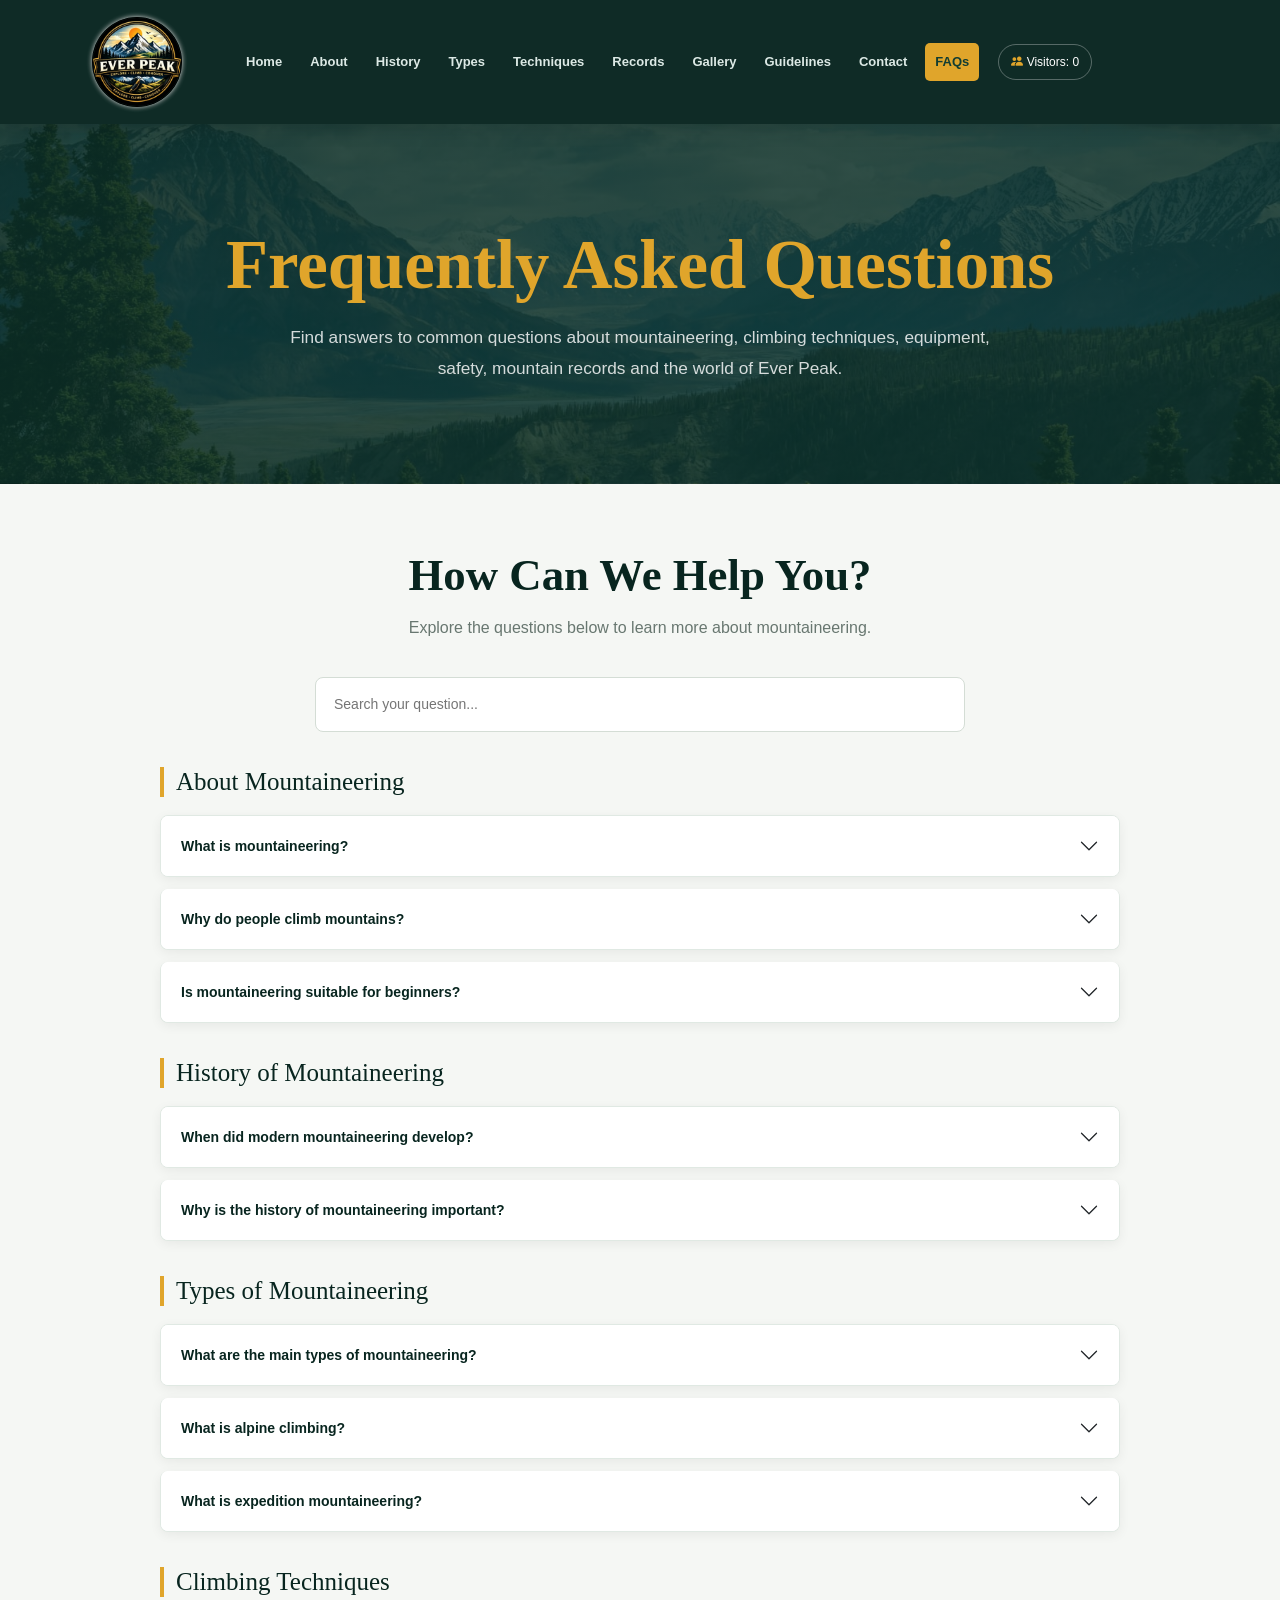
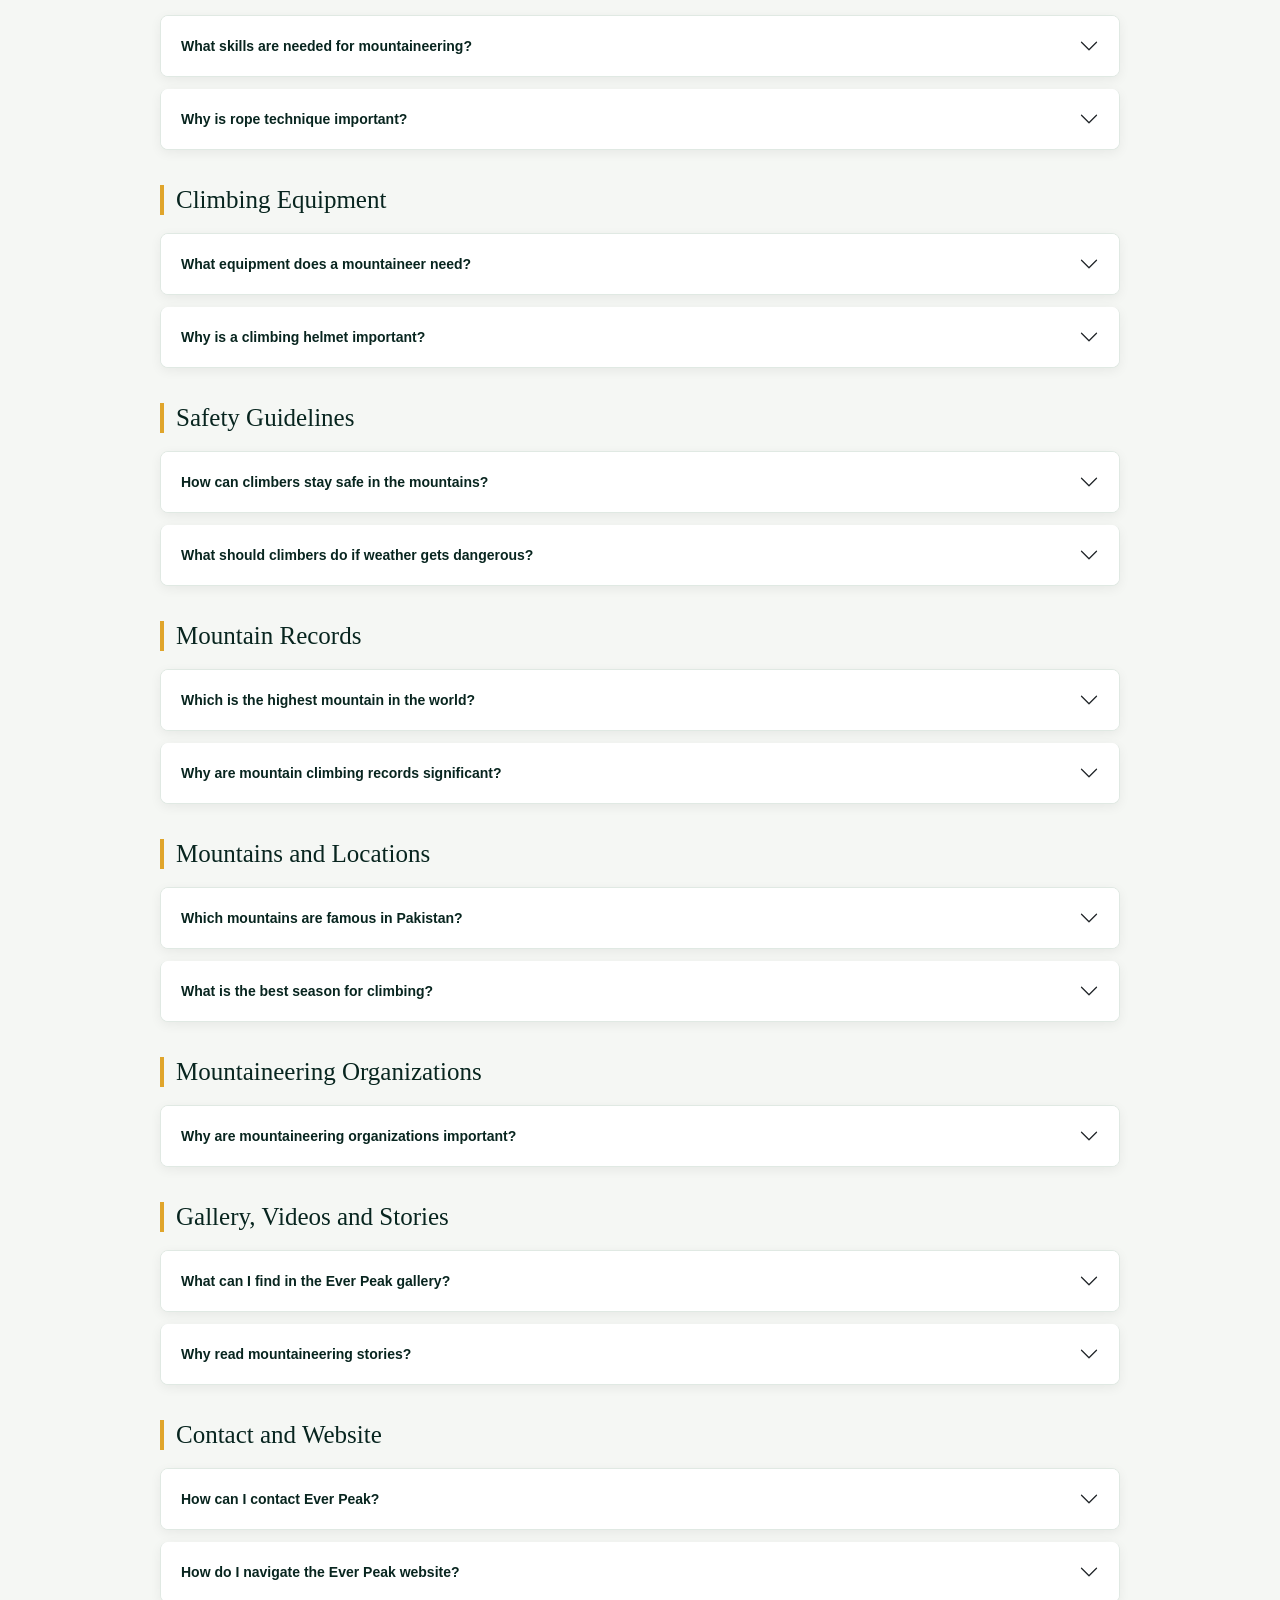
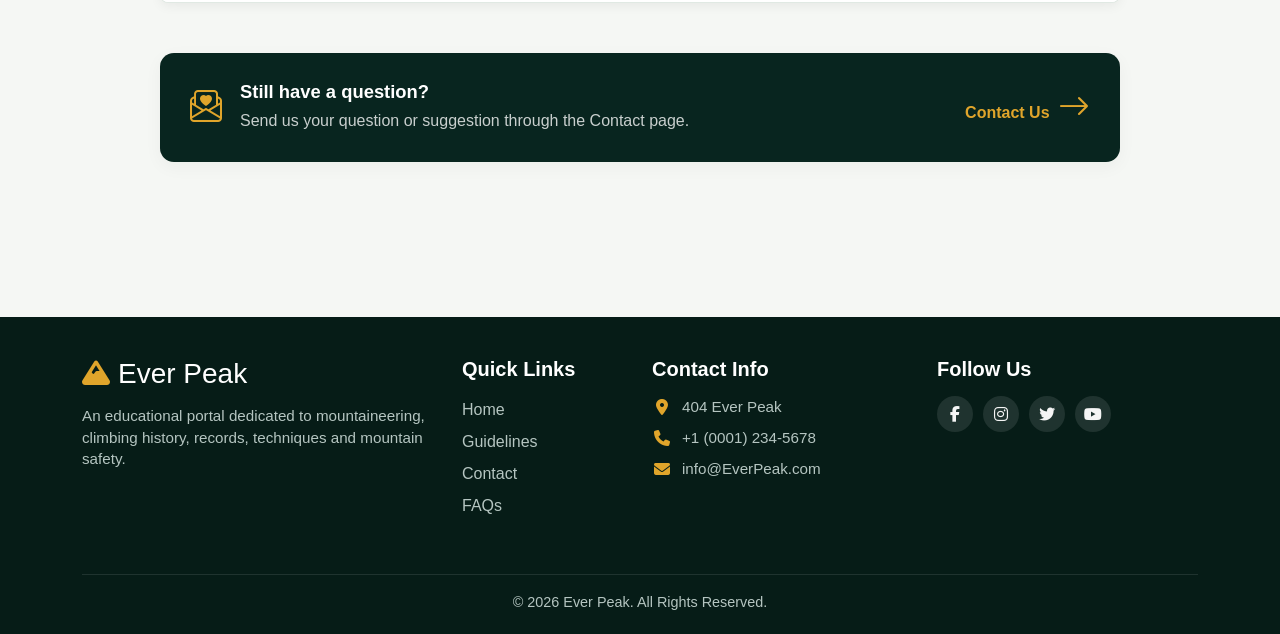
<file: FAQ.html>
<!DOCTYPE html>
<html lang="en">

<head>
    <meta charset="UTF-8">
    <meta name="viewport" content="width=device-width, initial-scale=1.0">
    <title>Ever Peak | FAQs</title>
    <link rel="stylesheet" href="https://cdnjs.cloudflare.com/ajax/libs/font-awesome/6.4.0/css/all.min.css">
    <link href="https://cdn.jsdelivr.net/npm/bootstrap@5.3.3/dist/css/bootstrap.min.css" rel="stylesheet">
    <link href="https://cdn.jsdelivr.net/npm/bootstrap-icons@1.11.3/font/bootstrap-icons.css" rel="stylesheet">
    <link rel="stylesheet" href="FAQ.css">
</head>

<body>
    <!-- ================= NAVBAR ================= -->
    <nav class="navbar navbar-expand-lg">
        <div class="container">
            <a class="navbar-brand" href="./index.html">
                <img src="logo imag.jpeg" alt="Ever Peak Logo" class="logo-img">
            </a>
            <button class="navbar-toggler" type="button" data-bs-toggle="collapse" data-bs-target="#mainNav"
                aria-controls="mainNav" aria-expanded="false" aria-label="Toggle navigation">
                <span class="navbar-toggler-icon" style="filter:invert(1);"></span>
            </button>

            <div class="collapse navbar-collapse" id="mainNav">
                <ul class="navbar-nav">
                    <li class="nav-item">
                        <a class="nav-link" href="index.html">Home</a>
                    </li>
                    <li class="nav-item">
                        <a class="nav-link" href="./About.html">About</a>
                    </li>
                    <li class="nav-item">
                        <a class="nav-link" href="./History.html">History</a>
                    </li>
                    <li class="nav-item">
                        <a class="nav-link" href="./Type.html">Types</a>
                    </li>
                    <li class="nav-item">
                        <a class="nav-link" href="./Techniques.html">Techniques</a>
                    </li>
                    <li class="nav-item">
                        <a class="nav-link" href="./Record.html">Records</a>
                    </li>
                    <li class="nav-item">
                        <a class="nav-link" href="./Gallery.html">Gallery</a>
                    </li>
                    <li class="nav-item">
                        <a class="nav-link" href="./Giudeline.html">Guidelines</a>
                    </li>
                    <li class="nav-item">
                        <a class="nav-link" href="./Contact.html">Contact</a>
                    </li>
                    <li class="nav-item">
                        <a class="nav-link active" href="./FAQ.html">FAQs</a>
                    </li>
                </ul>

                <div class="visitor-box">
                    <i class="bi bi-people-fill"></i>
                    Visitors:
                    <span id="visitorCount">0</span>
                </div>
            </div>
        </div>
    </nav>

    <!-- HERO -->
    <section class="hero">
        <h1>Frequently Asked Questions</h1>
        <p>
            Find answers to common questions about mountaineering,
            climbing techniques, equipment, safety, mountain records
            and the world of Ever Peak.
        </p>
    </section>

    <!-- FAQ SECTION -->
    <section class="faq-section">
        <h2 class="section-title">How Can We Help You?</h2>

        <p class="section-description">
            Explore the questions below to learn more about mountaineering.
        </p>

        <div class="search-box">
            <input type="text" id="faqSearch" placeholder="Search your question..."
                aria-label="Search frequently asked questions">
        </div>

        <div id="faqContainer">

            <!-- ABOUT -->
            <h3 class="faq-category">About Mountaineering</h3>
            <div class="accordion faq-group" id="aboutFAQs">
                <div class="accordion-item">
                    <h2 class="accordion-header">
                        <button class="accordion-button collapsed" data-bs-toggle="collapse" data-bs-target="#about1">
                            What is mountaineering?
                        </button>
                    </h2>
                    <div id="about1" class="accordion-collapse collapse" data-bs-parent="#aboutFAQs">
                        <div class="accordion-body">
                            Mountaineering is the activity of climbing mountains.
                            It may involve hiking, rock climbing, snow climbing,
                            ice climbing and travelling across challenging terrain.
                        </div>
                    </div>
                </div>

                <div class="accordion-item">
                    <h2 class="accordion-header">
                        <button class="accordion-button collapsed" data-bs-toggle="collapse" data-bs-target="#about2">
                            Why do people climb mountains?
                        </button>
                    </h2>
                    <div id="about2" class="accordion-collapse collapse" data-bs-parent="#aboutFAQs">
                        <div class="accordion-body">
                            People climb mountains for adventure, personal
                            achievement, exploration, sport, scientific research
                            and the experience of nature.
                        </div>
                    </div>
                </div>

                <div class="accordion-item">
                    <h2 class="accordion-header">
                        <button class="accordion-button collapsed" data-bs-toggle="collapse" data-bs-target="#about3">
                            Is mountaineering suitable for beginners?
                        </button>
                    </h2>
                    <div id="about3" class="accordion-collapse collapse" data-bs-parent="#aboutFAQs">
                        <div class="accordion-body">
                            Yes. Beginners can start with easy hikes and guided
                            mountain trips. They should gradually develop fitness,
                            navigation skills and climbing knowledge before
                            attempting difficult routes.
                        </div>
                    </div>
                </div>
            </div>

            <!-- HISTORY -->
            <h3 class="faq-category">History of Mountaineering</h3>
            <div class="accordion faq-group" id="historyFAQs">
                <div class="accordion-item">
                    <h2 class="accordion-header">
                        <button class="accordion-button collapsed" data-bs-toggle="collapse" data-bs-target="#history1">
                            When did modern mountaineering develop?
                        </button>
                    </h2>
                    <div id="history1" class="accordion-collapse collapse" data-bs-parent="#historyFAQs">
                        <div class="accordion-body">
                            Modern recreational mountaineering developed
                            particularly in Europe during the eighteenth
                            and nineteenth centuries, although people had
                            travelled through and climbed mountains long before.
                        </div>
                    </div>
                </div>

                <div class="accordion-item">
                    <h2 class="accordion-header">
                        <button class="accordion-button collapsed" data-bs-toggle="collapse" data-bs-target="#history2">
                            Why is the history of mountaineering important?
                        </button>
                    </h2>
                    <div id="history2" class="accordion-collapse collapse" data-bs-parent="#historyFAQs">
                        <div class="accordion-body">
                            Its history helps us understand how climbing
                            equipment, route planning, safety practices
                            and mountain exploration have evolved.
                        </div>
                    </div>
                </div>
            </div>

            <!-- TYPES -->
            <h3 class="faq-category">Types of Mountaineering</h3>
            <div class="accordion faq-group" id="typesFAQs">
                <div class="accordion-item">
                    <h2 class="accordion-header">
                        <button class="accordion-button collapsed" data-bs-toggle="collapse" data-bs-target="#types1">
                            What are the main types of mountaineering?
                        </button>
                    </h2>
                    <div id="types1" class="accordion-collapse collapse" data-bs-parent="#typesFAQs">
                        <div class="accordion-body">
                            Common types include hiking and trekking,
                            rock climbing, alpine climbing, snow and ice
                            climbing, and expedition mountaineering.
                        </div>
                    </div>
                </div>

                <div class="accordion-item">
                    <h2 class="accordion-header">
                        <button class="accordion-button collapsed" data-bs-toggle="collapse" data-bs-target="#types2">
                            What is alpine climbing?
                        </button>
                    </h2>
                    <div id="types2" class="accordion-collapse collapse" data-bs-parent="#typesFAQs">
                        <div class="accordion-body">
                            Alpine climbing involves travelling and climbing
                            in mountainous environments, often combining
                            rock, snow and ice. It requires suitable skills,
                            equipment and careful planning.
                        </div>
                    </div>
                </div>

                <div class="accordion-item">
                    <h2 class="accordion-header">
                        <button class="accordion-button collapsed" data-bs-toggle="collapse" data-bs-target="#types3">
                            What is expedition mountaineering?
                        </button>
                    </h2>
                    <div id="types3" class="accordion-collapse collapse" data-bs-parent="#typesFAQs">
                        <div class="accordion-body">
                            Expedition mountaineering involves longer,
                            carefully organised trips to climb mountains.
                            Expeditions may require camps, supplies,
                            trained guides and additional equipment.
                        </div>
                    </div>
                </div>
            </div>

            <!-- TECHNIQUES -->
            <h3 class="faq-category">Climbing Techniques</h3>
            <div class="accordion faq-group" id="techniquesFAQs">
                <div class="accordion-item">
                    <h2 class="accordion-header">
                        <button class="accordion-button collapsed" data-bs-toggle="collapse"
                            data-bs-target="#techniques1">
                            What skills are needed for mountaineering?
                        </button>
                    </h2>
                    <div id="techniques1" class="accordion-collapse collapse" data-bs-parent="#techniquesFAQs">
                        <div class="accordion-body">
                            Important skills include balance, navigation,
                            route planning, weather awareness, safe movement
                            on rock and snow, and appropriate use of equipment.
                        </div>
                    </div>
                </div>

                <div class="accordion-item">
                    <h2 class="accordion-header">
                        <button class="accordion-button collapsed" data-bs-toggle="collapse"
                            data-bs-target="#techniques2">
                            Why is rope technique important?
                        </button>
                    </h2>
                    <div id="techniques2" class="accordion-collapse collapse" data-bs-parent="#techniquesFAQs">
                        <div class="accordion-body">
                            Rope systems can help protect climbers on suitable
                            routes when used correctly. Climbers should learn
                            knots, belaying and rope safety from a qualified
                            instructor before relying on them outdoors.
                        </div>
                    </div>
                </div>
            </div>

            <!-- EQUIPMENT -->
            <h3 class="faq-category">Climbing Equipment</h3>
            <div class="accordion faq-group" id="equipmentFAQs">
                <div class="accordion-item">
                    <h2 class="accordion-header">
                        <button class="accordion-button collapsed" data-bs-toggle="collapse"
                            data-bs-target="#equipment1">
                            What equipment does a mountaineer need?
                        </button>
                    </h2>
                    <div id="equipment1" class="accordion-collapse collapse" data-bs-parent="#equipmentFAQs">
                        <div class="accordion-body">
                            Equipment depends on the route and conditions.
                            It may include suitable boots, layered clothing,
                            a helmet, harness, rope, navigation tools,
                            food, water, first-aid supplies and a backpack.
                        </div>
                    </div>
                </div>

                <div class="accordion-item">
                    <h2 class="accordion-header">
                        <button class="accordion-button collapsed" data-bs-toggle="collapse"
                            data-bs-target="#equipment2">
                            Why is a climbing helmet important?
                        </button>
                    </h2>
                    <div id="equipment2" class="accordion-collapse collapse" data-bs-parent="#equipmentFAQs">
                        <div class="accordion-body">
                            A suitable climbing helmet helps protect the head
                            from impacts and falling debris. It must fit
                            correctly and be used according to its instructions.
                        </div>
                    </div>
                </div>
            </div>

            <!-- SAFETY -->
            <h3 class="faq-category">Safety Guidelines</h3>
            <div class="accordion faq-group" id="safetyFAQs">
                <div class="accordion-item">
                    <h2 class="accordion-header">
                        <button class="accordion-button collapsed" data-bs-toggle="collapse" data-bs-target="#safety1">
                            How can climbers stay safe in the mountains?
                        </button>
                    </h2>
                    <div id="safety1" class="accordion-collapse collapse" data-bs-parent="#safetyFAQs">
                        <div class="accordion-body">
                            Check weather and route conditions, carry suitable
                            equipment, travel with an appropriate team, tell
                            someone your plan and turn back when conditions
                            become unsafe.
                        </div>
                    </div>
                </div>

                <div class="accordion-item">
                    <h2 class="accordion-header">
                        <button class="accordion-button collapsed" data-bs-toggle="collapse" data-bs-target="#safety2">
                            What should climbers do if weather gets dangerous?
                        </button>
                    </h2>
                    <div id="safety2" class="accordion-collapse collapse" data-bs-parent="#safetyFAQs">
                        <div class="accordion-body">
                            Follow the team's emergency plan, seek an appropriate
                            safe location when possible, avoid exposed terrain
                            during storms and contact local rescue services
                            if emergency assistance is required.
                        </div>
                    </div>
                </div>
            </div>

            <!-- RECORDS -->
            <h3 class="faq-category">Mountain Records</h3>
            <div class="accordion faq-group" id="recordsFAQs">
                <div class="accordion-item">
                    <h2 class="accordion-header">
                        <button class="accordion-button collapsed" data-bs-toggle="collapse" data-bs-target="#records1">
                            Which is the highest mountain in the world?
                        </button>
                    </h2>
                    <div id="records1" class="accordion-collapse collapse" data-bs-parent="#recordsFAQs">
                        <div class="accordion-body">
                            Mount Everest is the highest mountain above sea level,
                            reaching approximately 8,849 metres.
                        </div>
                    </div>
                </div>

                <div class="accordion-item">
                    <h2 class="accordion-header">
                        <button class="accordion-button collapsed" data-bs-toggle="collapse" data-bs-target="#records2">
                            Why are mountain climbing records significant?
                        </button>
                    </h2>
                    <div id="records2" class="accordion-collapse collapse" data-bs-parent="#recordsFAQs">
                        <div class="accordion-body">
                            Records document notable achievements, routes,
                            expeditions and milestones in mountaineering.
                            They should be checked against reliable sources
                            because records can change over time.
                        </div>
                    </div>
                </div>
            </div>

            <!-- LOCATIONS -->
            <h3 class="faq-category">Mountains and Locations</h3>
            <div class="accordion faq-group" id="locationsFAQs">
                <div class="accordion-item">
                    <h2 class="accordion-header">
                        <button class="accordion-button collapsed" data-bs-toggle="collapse"
                            data-bs-target="#locations1">
                            Which mountains are famous in Pakistan?
                        </button>
                    </h2>
                    <div id="locations1" class="accordion-collapse collapse" data-bs-parent="#locationsFAQs">
                        <div class="accordion-body">
                            Famous mountains in Pakistan include K2,
                            Nanga Parbat, Broad Peak and Gasherbrum I.
                            Many are located in the Karakoram or Himalayan
                            mountain regions.
                        </div>
                    </div>
                </div>

                <div class="accordion-item">
                    <h2 class="accordion-header">
                        <button class="accordion-button collapsed" data-bs-toggle="collapse"
                            data-bs-target="#locations2">
                            What is the best season for climbing?
                        </button>
                    </h2>
                    <div id="locations2" class="accordion-collapse collapse" data-bs-parent="#locationsFAQs">
                        <div class="accordion-body">
                            The best season depends on the mountain, route,
                            altitude and weather. Always check local conditions
                            and seek advice from experienced local guides.
                        </div>
                    </div>
                </div>
            </div>

            <!-- ORGANIZATIONS -->
            <h3 class="faq-category">Mountaineering Organizations</h3>
            <div class="accordion faq-group" id="organizationsFAQs">
                <div class="accordion-item">
                    <h2 class="accordion-header">
                        <button class="accordion-button collapsed" data-bs-toggle="collapse"
                            data-bs-target="#organizations1">
                            Why are mountaineering organizations important?
                        </button>
                    </h2>
                    <div id="organizations1" class="accordion-collapse collapse" data-bs-parent="#organizationsFAQs">
                        <div class="accordion-body">
                            Organizations may provide training, climbing
                            information, route guidance, environmental education
                            and support for responsible mountain activities.
                        </div>
                    </div>
                </div>
            </div>

            <!-- GALLERY AND MEDIA -->
            <h3 class="faq-category">Gallery, Videos and Stories</h3>
            <div class="accordion faq-group" id="mediaFAQs">
                <div class="accordion-item">
                    <h2 class="accordion-header">
                        <button class="accordion-button collapsed" data-bs-toggle="collapse" data-bs-target="#media1">
                            What can I find in the Ever Peak gallery?
                        </button>
                    </h2>
                    <div id="media1" class="accordion-collapse collapse" data-bs-parent="#mediaFAQs">
                        <div class="accordion-body">
                            A mountaineering gallery can showcase mountain
                            landscapes, climbing equipment, expeditions,
                            trails and outdoor adventures.
                        </div>
                    </div>
                </div>

                <div class="accordion-item">
                    <h2 class="accordion-header">
                        <button class="accordion-button collapsed" data-bs-toggle="collapse" data-bs-target="#media2">
                            Why read mountaineering stories?
                        </button>
                    </h2>
                    <div id="media2" class="accordion-collapse collapse" data-bs-parent="#mediaFAQs">
                        <div class="accordion-body">
                            Stories can share climbers' experiences, challenges,
                            achievements and lessons learned during expeditions.
                        </div>
                    </div>
                </div>
            </div>

            <!-- CONTACT -->
            <h3 class="faq-category">Contact and Website</h3>
            <div class="accordion faq-group" id="contactFAQs">
                <div class="accordion-item">
                    <h2 class="accordion-header">
                        <button class="accordion-button collapsed" data-bs-toggle="collapse" data-bs-target="#contact1">
                            How can I contact Ever Peak?
                        </button>
                    </h2>
                    <div id="contact1" class="accordion-collapse collapse" data-bs-parent="#contactFAQs">
                        <div class="accordion-body">
                            Visit the Contact page on the Ever Peak website
                            to find the contact details provided by the website
                            owner.
                        </div>
                    </div>
                </div>

                <div class="accordion-item">
                    <h2 class="accordion-header">
                        <button class="accordion-button collapsed" data-bs-toggle="collapse" data-bs-target="#contact2">
                            How do I navigate the Ever Peak website?
                        </button>
                    </h2>
                    <div id="contact2" class="accordion-collapse collapse" data-bs-parent="#contactFAQs">
                        <div class="accordion-body">
                            Use the navigation bar to explore the Home,
                            About, History, Types, Techniques, Records,
                            Gallery, Guidelines, Contact and FAQs pages.
                        </div>
                    </div>
                </div>
            </div>

        </div>

        <div class="no-results" id="noResults">
            No matching questions found. Try another search.
        </div>

        <div class="help-card">
            <i class="bi bi-envelope-paper-heart"></i>
            <div class="flex-grow-1">
                <h3>Still have a question?</h3>
                <p>Send us your question or suggestion through the Contact page.</p>
            </div>
            <a href="./Contact.html">Contact Us <i class="bi bi-arrow-right ms-1"></i></a>
        </div>
    </section>

    <!-- =====================================================
         FOOTER
    ===================================================== -->
    <footer>
        <div class="container">
            <div class="row g-4 justify-content-between"> 
                
                <!-- About Section -->
                <div class="col-lg-4 col-md-6 footer-col">
                    <h3><i class="fa-solid fa-mountain me-2"></i>Ever Peak</h3>
                    <p class="mt-2 mb-0">
                        An educational portal dedicated to mountaineering,
                        climbing history, records, techniques and mountain safety.
                    </p>
                </div>

                <!-- Quick Links -->
                <div class="col-lg-2 col-md-6 footer-col">
                    <h5>Quick Links</h5>
                    <a href="./index.html">Home</a>
                    <a href="./Giudeline.html">Guidelines</a>
                    <a href="./Contact.html">Contact</a>
                    <a href="./FAQ.html">FAQs</a>
                </div>

                <!-- Contact Info -->
                <div class="col-lg-3 col-md-6 footer-col">
                    <h4>Contact Info</h4>
                    <p><i class="fa-solid fa-location-dot"></i> 404 Ever Peak</p>
                    <p><i class="fa-solid fa-phone"></i> +1 (0001) 234-5678</p>
                    <p><i class="fa-solid fa-envelope"></i> info@EverPeak.com</p>
                </div>

                <!-- Social Links -->
                <div class="col-lg-3 col-md-6 footer-col">
                    <h5>Follow Us</h5>
                    <div class="social-icons mt-2">
                        <a href="https://www.facebook.com"><i class="fa-brands fa-facebook-f"></i></a>
                        <a href="https://www.instagram.com"><i class="fa-brands fa-instagram"></i></a>
                        <a href="#"><i class="fa-brands fa-twitter"></i></a>
                        <a href="https://www.youtube.com"><i class="fa-brands fa-youtube"></i></a>
                    </div>
                </div>

                <!-- Copyright -->
                <div class="col-12">
                    <div class="copyright">
                        © <span id="currentYear">2026</span> Ever Peak. All Rights Reserved.
                    </div>
                </div>

            </div>
        </div>
    </footer>

    <script src="https://cdn.jsdelivr.net/npm/bootstrap@5.3.3/dist/js/bootstrap.bundle.min.js"></script>
    <script src="./Contact.js"></script>
    <script src="FAQ.js"></script>
</body>

</html>
</file>
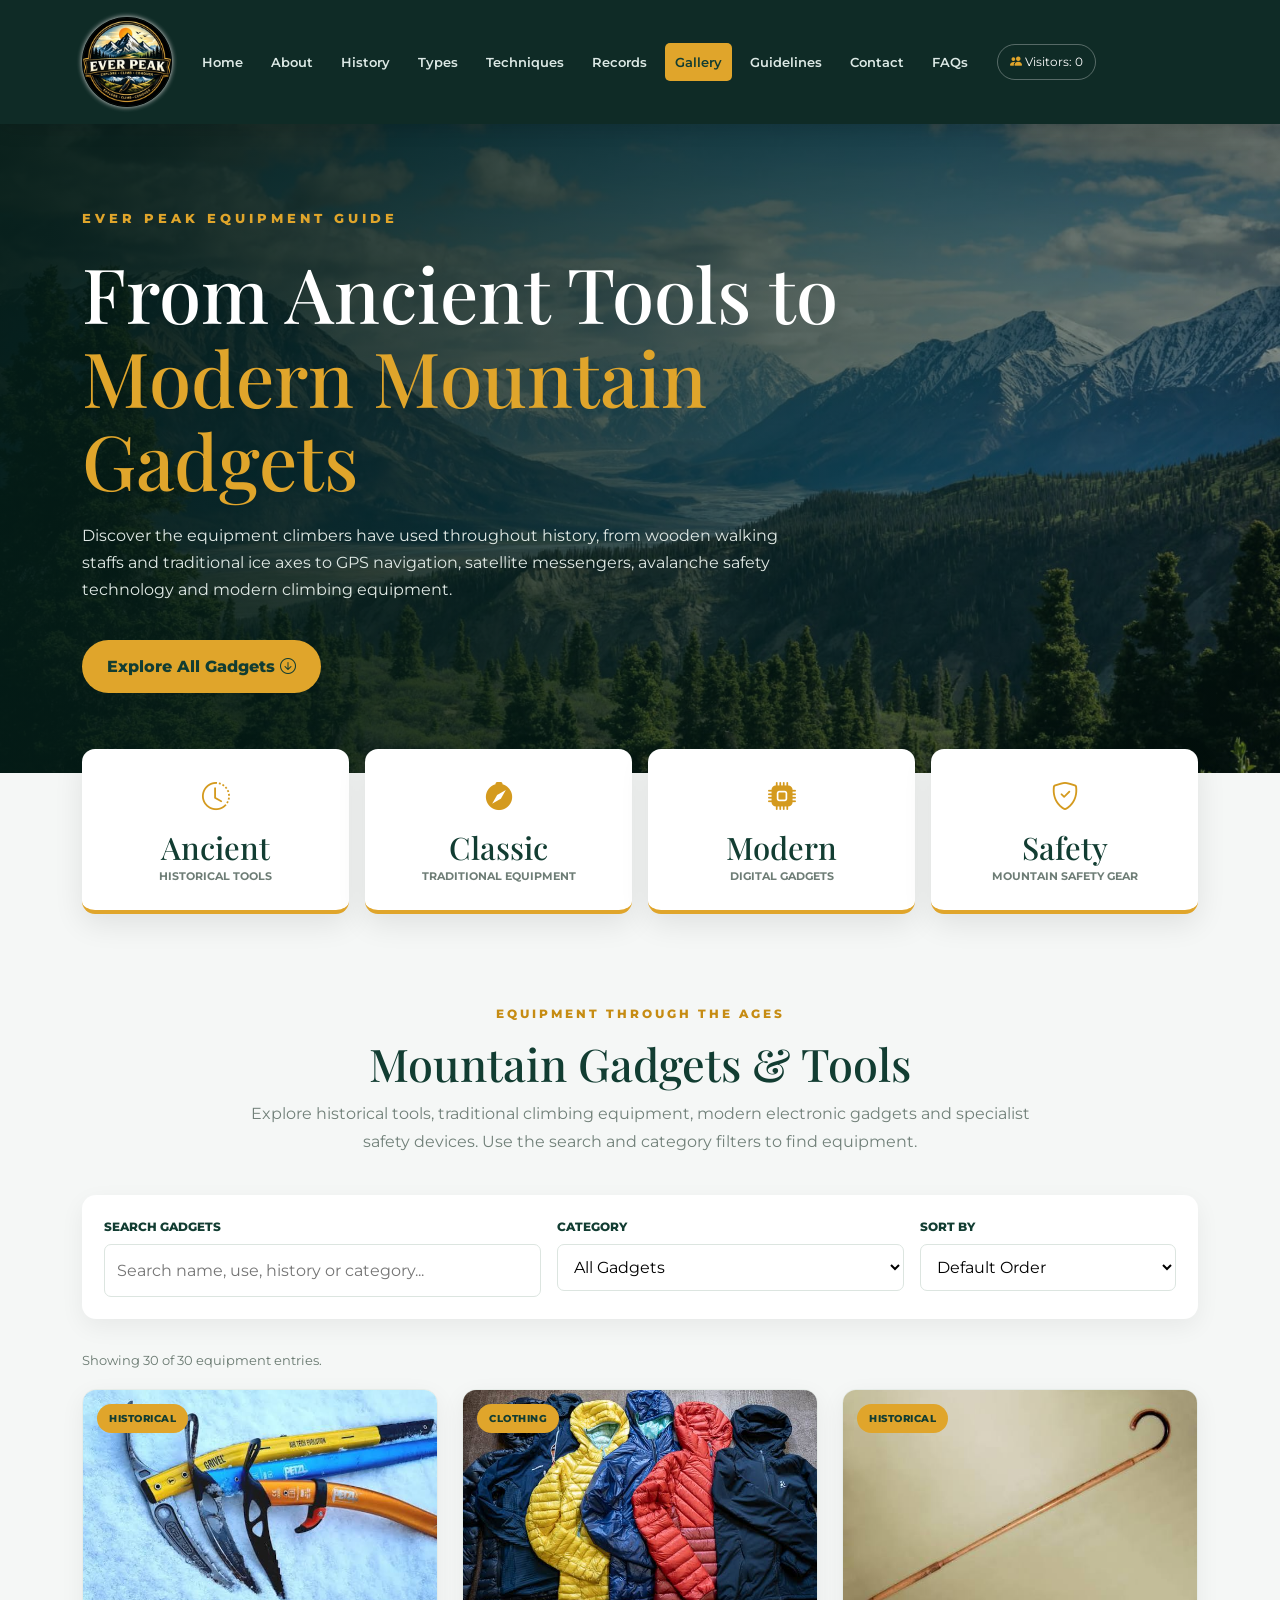
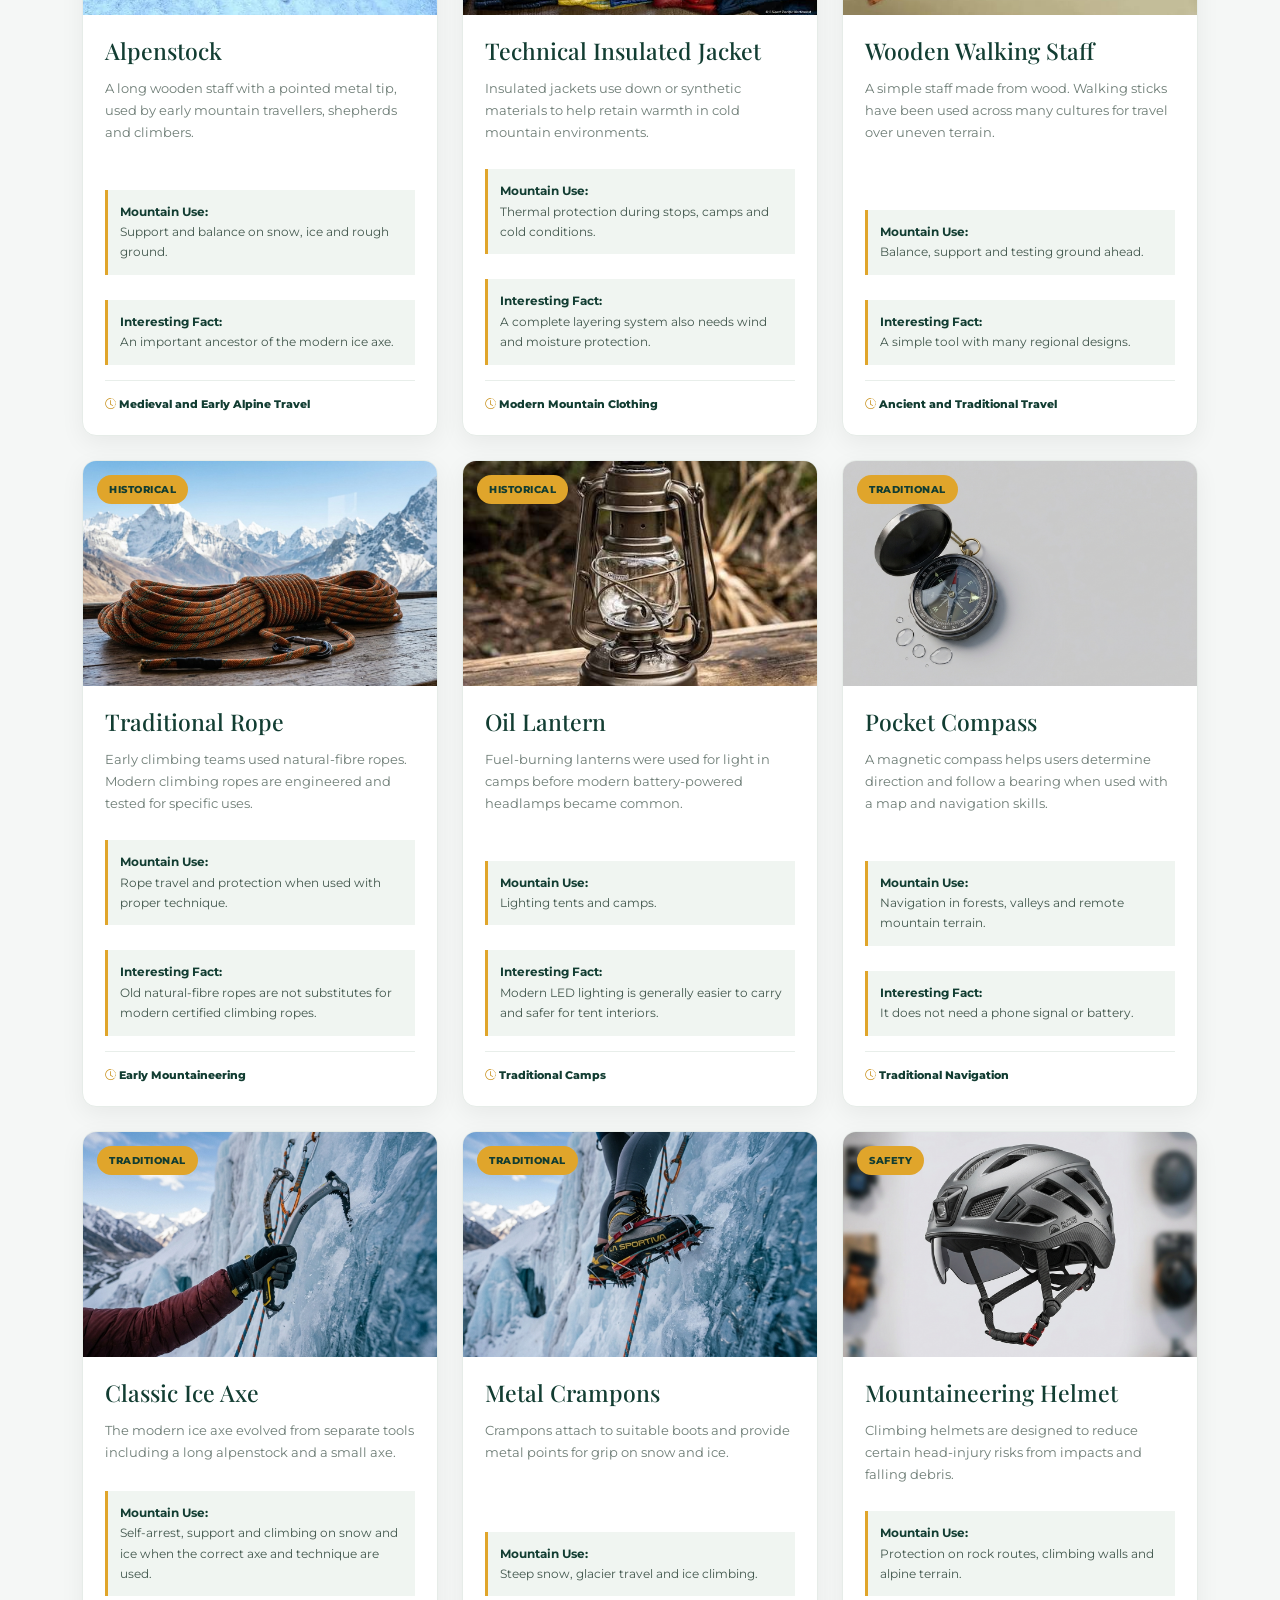
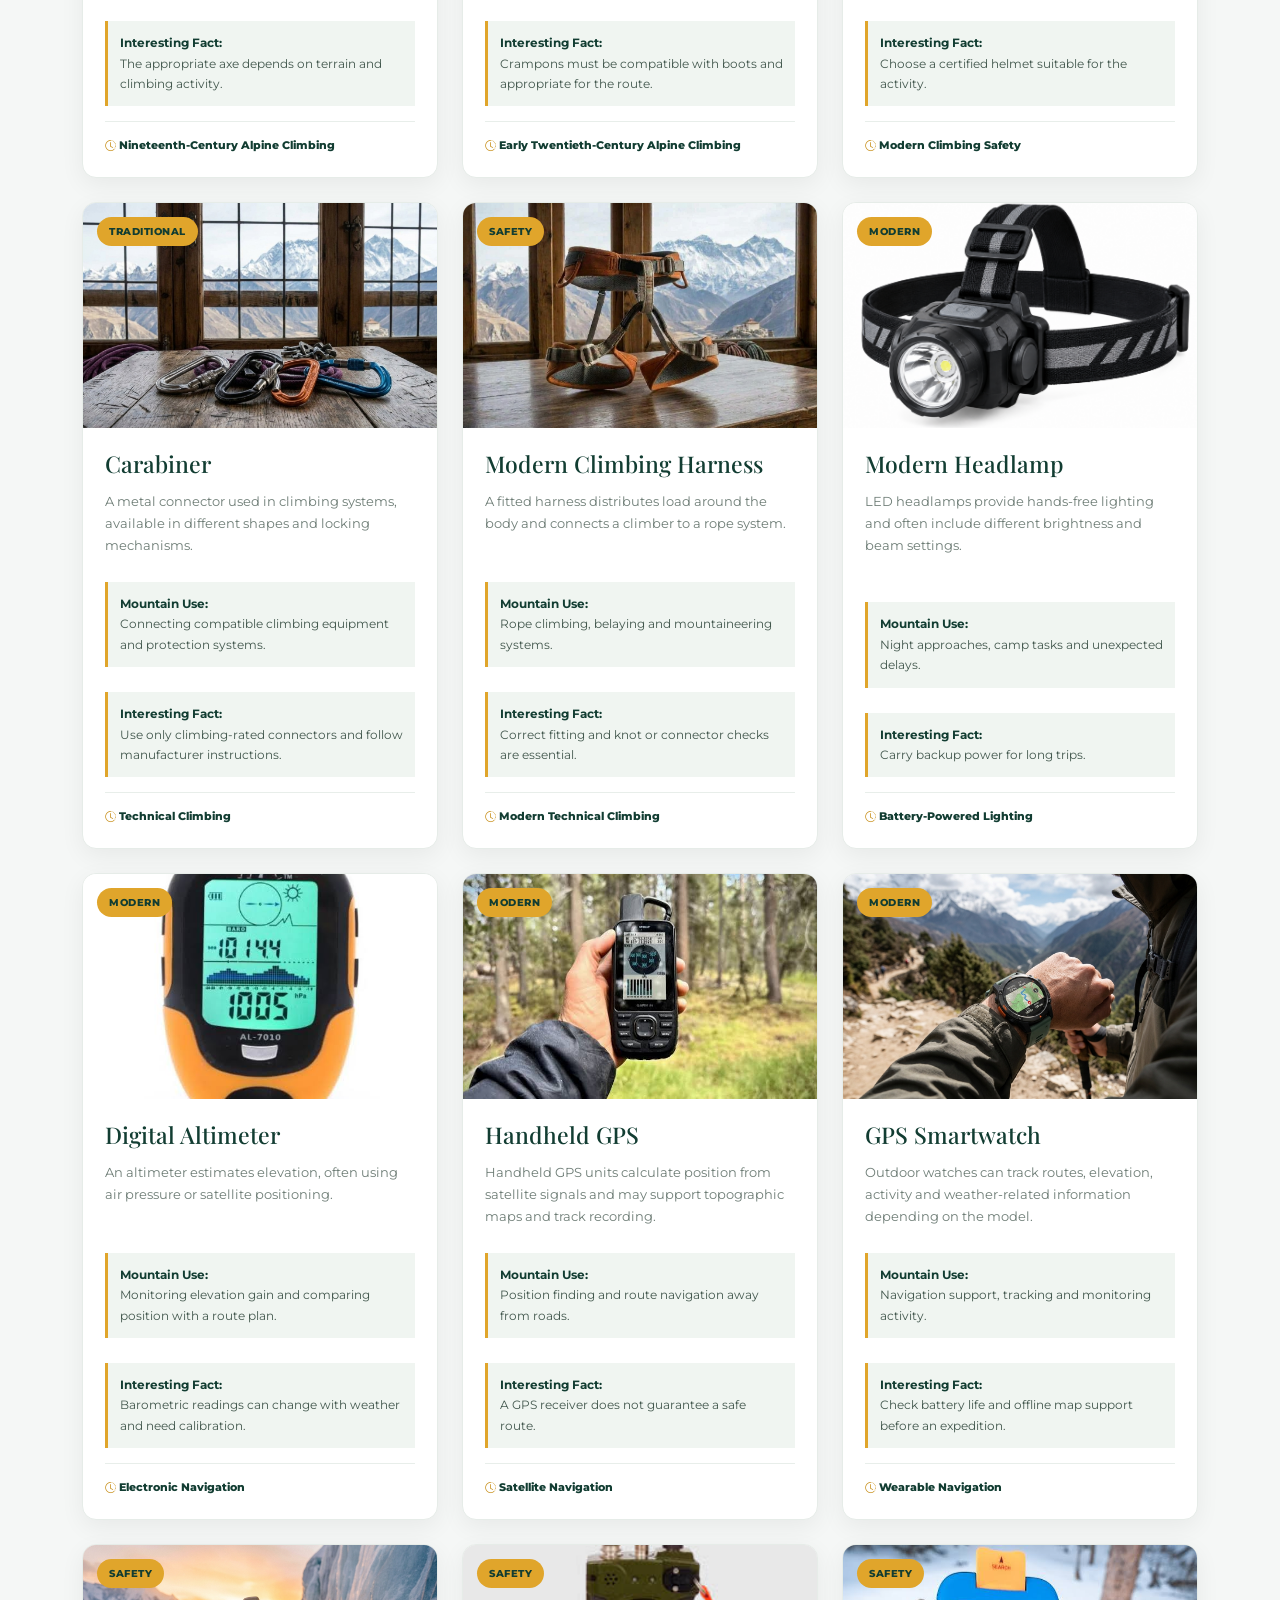
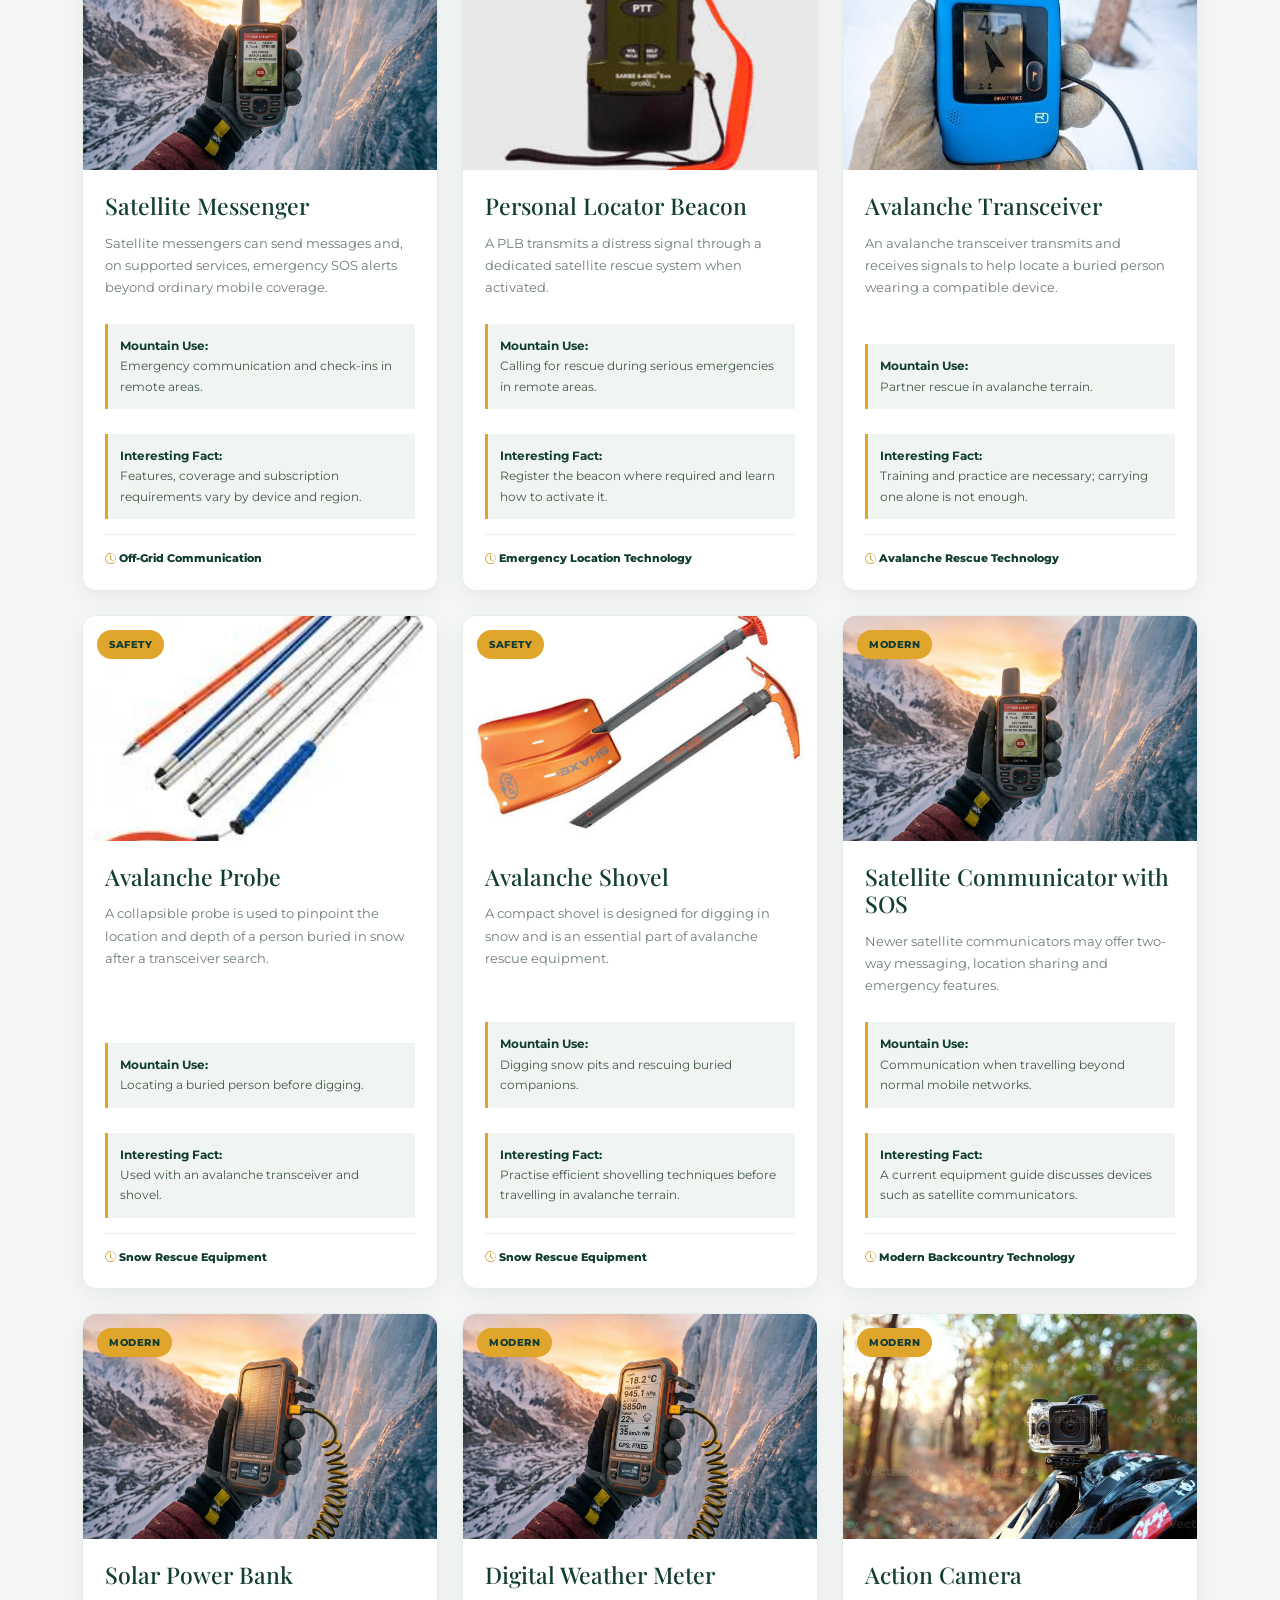
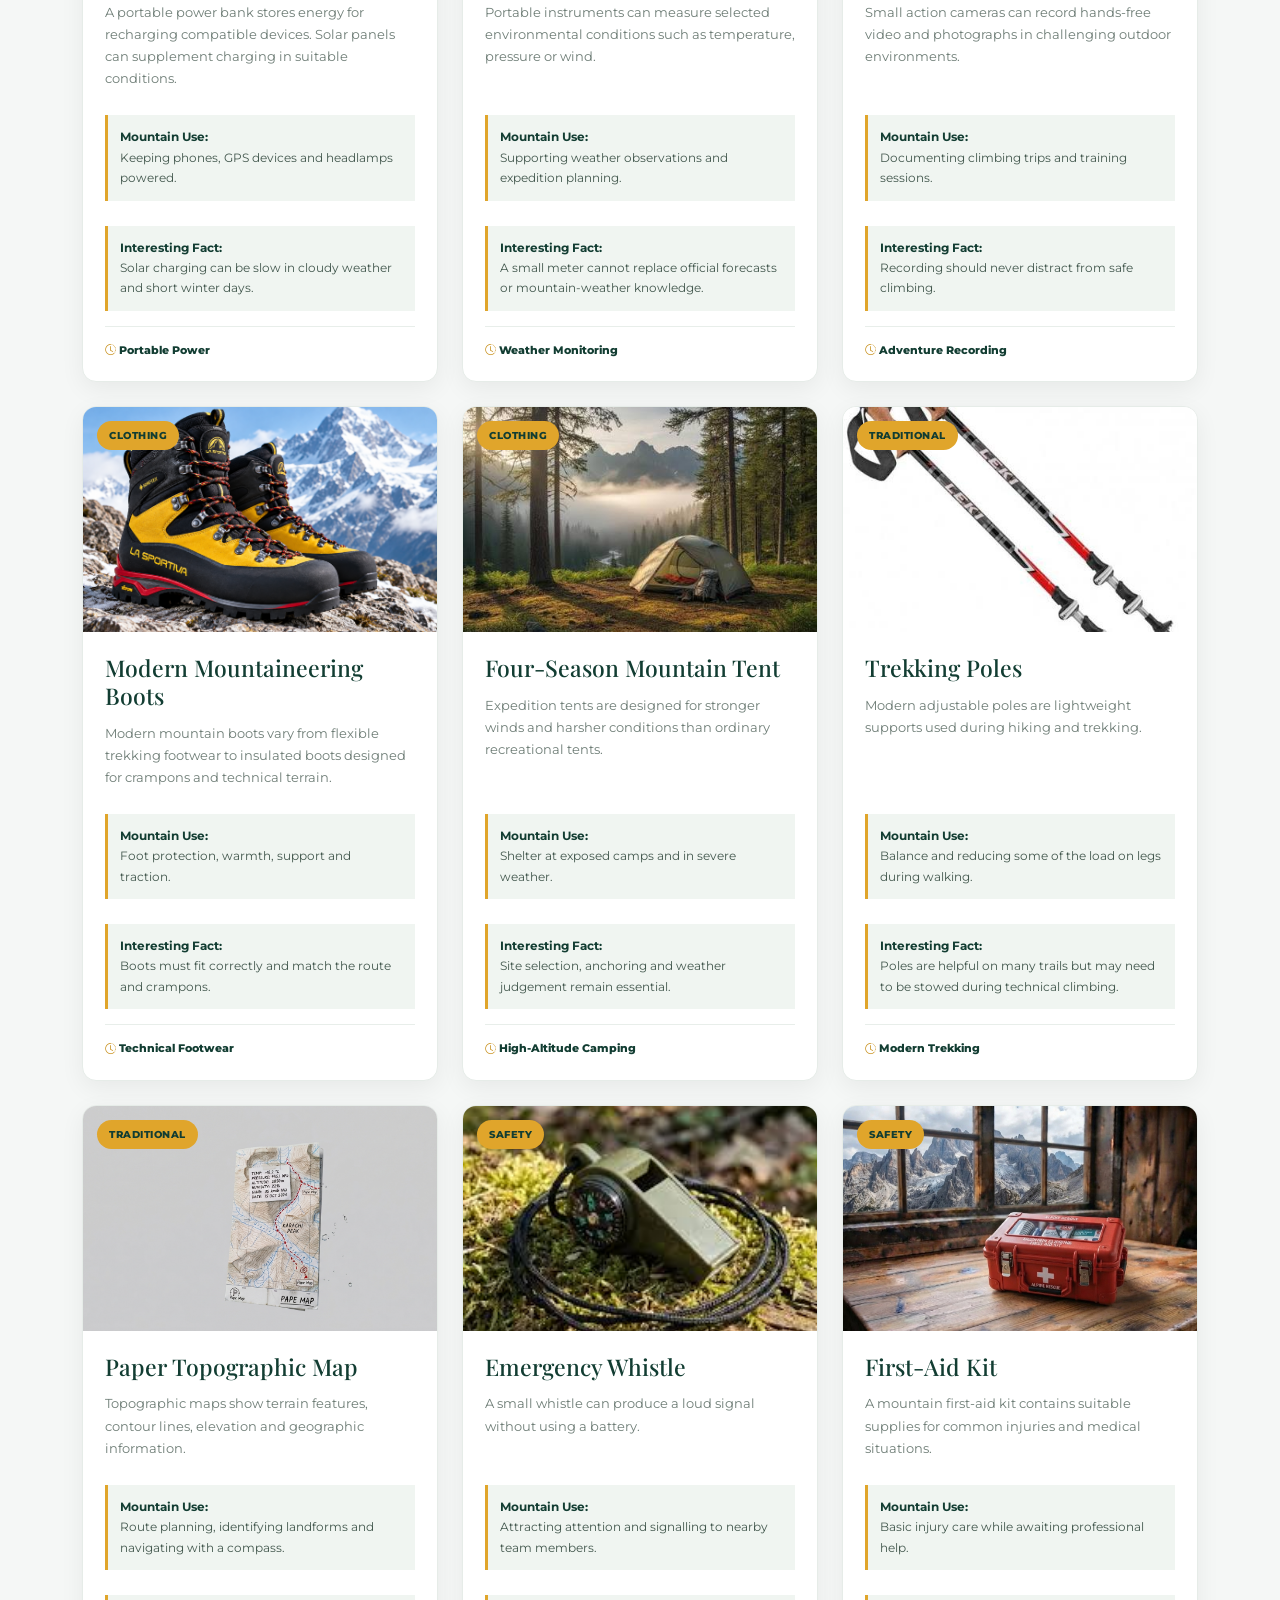
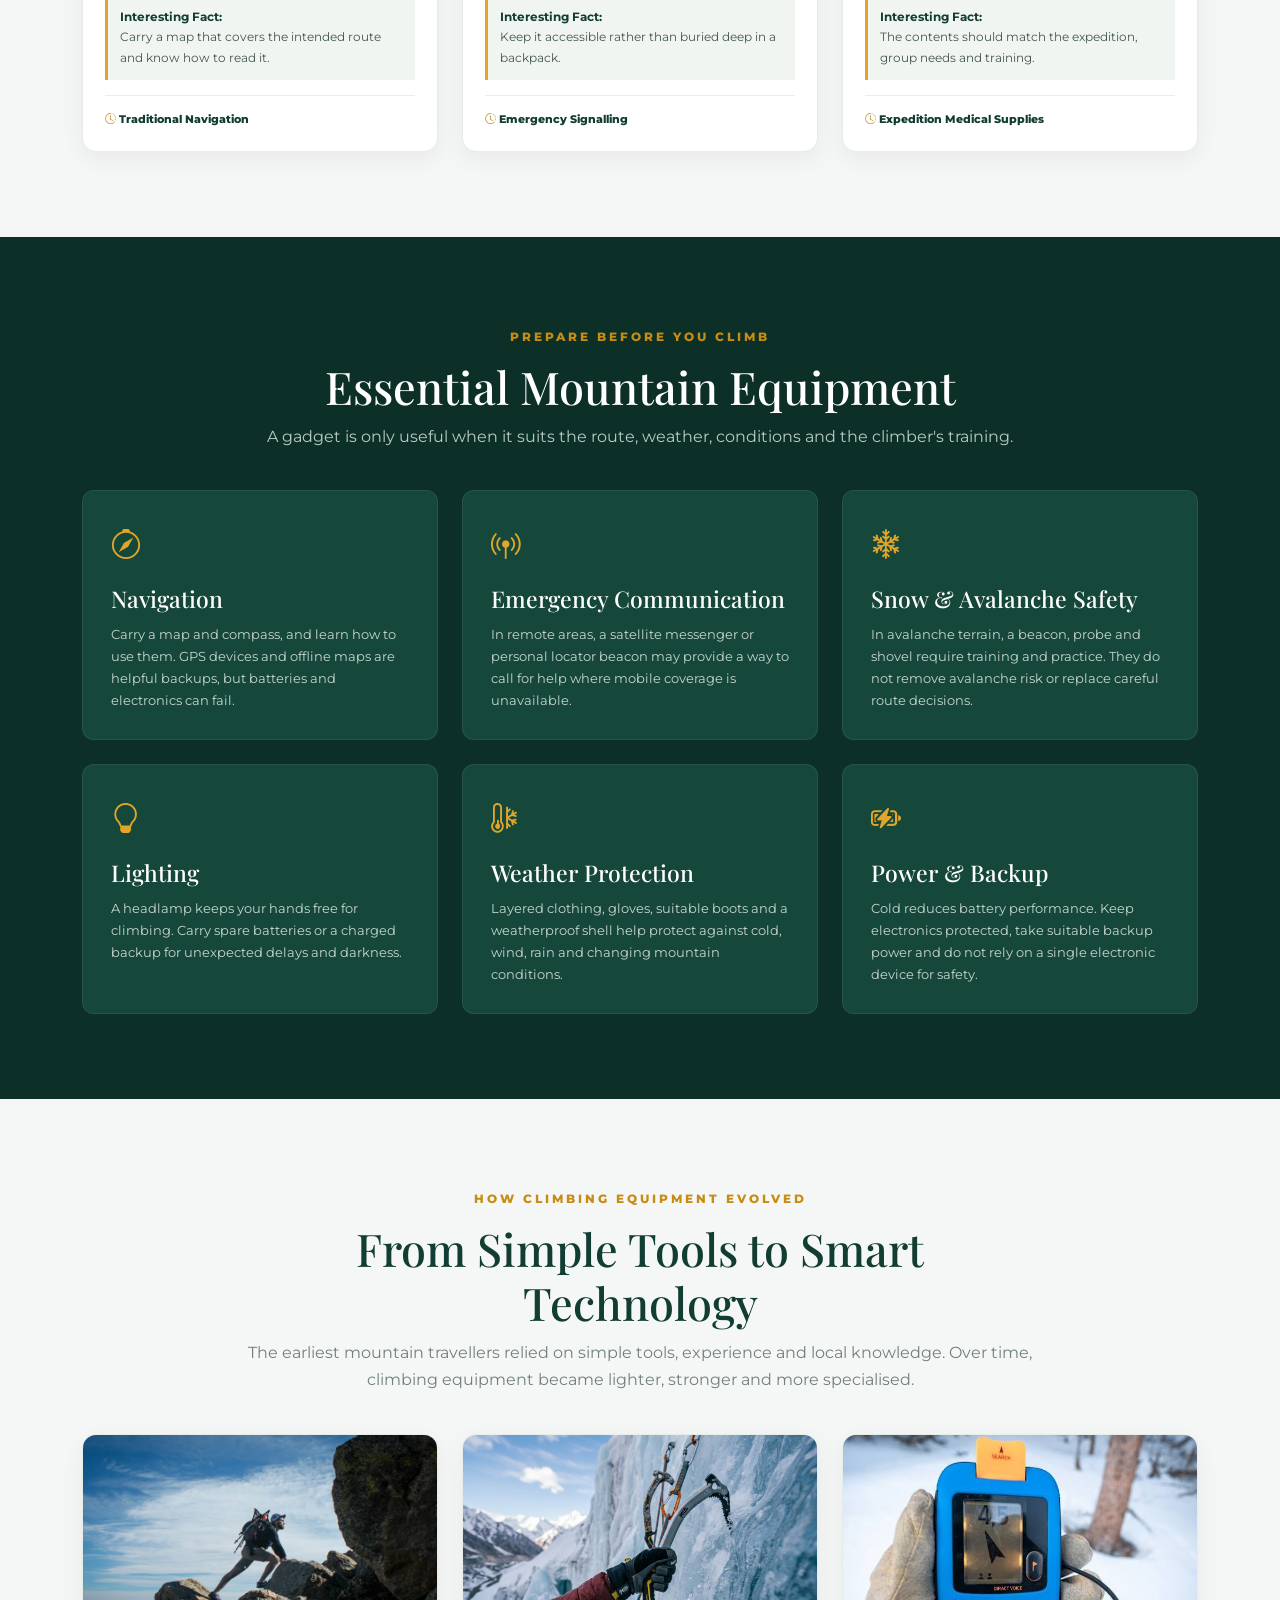
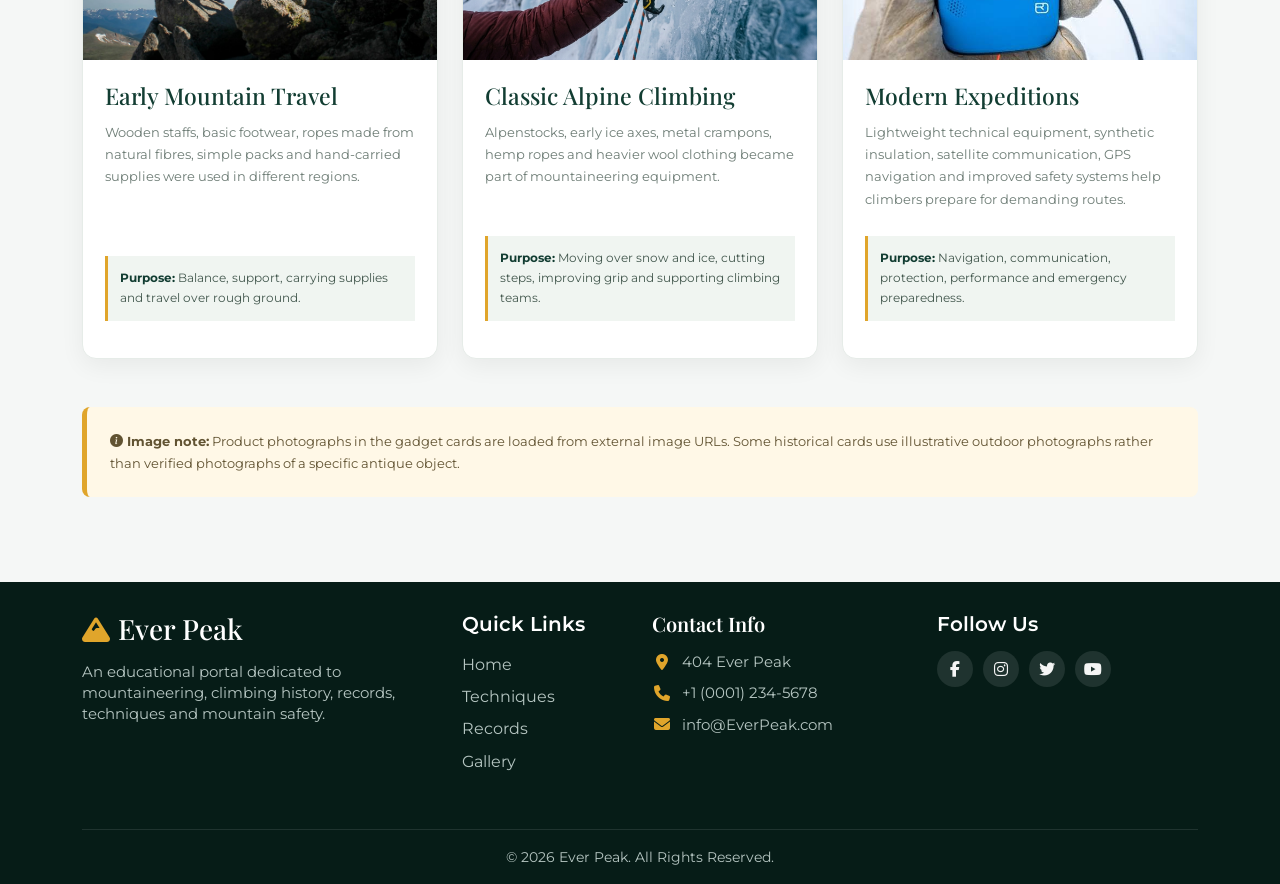
<file: Gallery.html>
<!DOCTYPE html>
<html lang="en">

<head>
    <meta charset="UTF-8">
    <meta name="viewport" content="width=device-width, initial-scale=1.0">
    <title>Ever Peak | Mountaineering Gadgets & Equipment</title>

    <link href="https://cdn.jsdelivr.net/npm/bootstrap@5.3.3/dist/css/bootstrap.min.css" rel="stylesheet">
    <link rel="stylesheet" href="https://cdnjs.cloudflare.com/ajax/libs/font-awesome/6.4.0/css/all.min.css">
    <link href="https://cdn.jsdelivr.net/npm/bootstrap-icons@1.11.3/font/bootstrap-icons.min.css" rel="stylesheet">
    <link
        href="https://fonts.googleapis.com/css2?family=Montserrat:wght@400;500;600;700;800&family=Playfair+Display:wght@600;700;800&display=swap"
        rel="stylesheet">
    <link rel="stylesheet" href="Gallery.css">
</head>

<body>

    <!-- NAVBAR -->
    <nav class="navbar navbar-expand-xl">
        <div class="container">
            <a class="navbar-brand" href="./index.html">
                <img src="logo imag.jpeg" alt="Ever Peak Logo" class="logo-img">
            </a>

            <button class="navbar-toggler" type="button" data-bs-toggle="collapse" data-bs-target="#mainNav"
                aria-controls="mainNav" aria-expanded="false" aria-label="Toggle navigation">
                <span class="navbar-toggler-icon" style="filter:invert(1)"></span>
            </button>

            <div class="collapse navbar-collapse" id="mainNav">
                <ul class="navbar-nav">
                    <li class="nav-item">
                        <a class="nav-link" href="index.html">Home</a>
                    </li>
                    <li class="nav-item">
                        <a class="nav-link" href="./About.html">About</a>
                    </li>
                    <li class="nav-item">
                        <a class="nav-link" href="./History.html">History</a>
                    </li>
                    <li class="nav-item">
                        <a class="nav-link" href="./Type.html">Types</a>
                    </li>
                    <li class="nav-item">
                        <a class="nav-link" href="./Techniques.html">Techniques</a>
                    </li>
                    <li class="nav-item">
                        <a class="nav-link" href="./Record.html">Records</a>
                    </li>
                    <li class="nav-item">
                        <a class="nav-link active" href="./Gallery.html">Gallery</a>
                    </li>
                    <li class="nav-item">
                        <a class="nav-link" href="./Giudeline.html">Guidelines</a>
                    </li>
                    <li class="nav-item">
                        <a class="nav-link" href="./Contact.html">Contact</a>
                    </li>
                    <li class="nav-item">
                        <a class="nav-link" href="./FAQ.html">FAQs</a>
                    </li>
                </ul>

                <div class="visitor-box">
                    <i class="bi bi-people-fill"></i>
                    Visitors:
                    <span id="visitorCount">0</span>
                </div>
            </div>
        </div>
    </nav>

    <!-- HERO -->
    <header class="gadgets-hero">
        <div class="container">
            <div class="hero-content">
                <span class="hero-label">Ever Peak Equipment Guide</span>

                <h1>
                    From Ancient Tools to
                    <span>Modern Mountain Gadgets</span>
                </h1>

                <p>
                    Discover the equipment climbers have used throughout history,
                    from wooden walking staffs and traditional ice axes to GPS
                    navigation, satellite messengers, avalanche safety technology
                    and modern climbing equipment.
                </p>

                <a href="#gadgets" class="hero-btn">
                    Explore All Gadgets
                    <i class="bi bi-arrow-down-circle"></i>
                </a>
            </div>
        </div>
    </header>

    <!-- STATS -->
    <div class="container stats-section">
        <div class="row g-3">
            <div class="col-6 col-lg-3">
                <div class="stat-card">
                    <i class="bi bi-clock-history"></i>
                    <h3>Ancient</h3>
                    <p>HISTORICAL TOOLS</p>
                </div>
            </div>

            <div class="col-6 col-lg-3">
                <div class="stat-card">
                    <i class="bi bi-compass-fill"></i>
                    <h3>Classic</h3>
                    <p>TRADITIONAL EQUIPMENT</p>
                </div>
            </div>

            <div class="col-6 col-lg-3">
                <div class="stat-card">
                    <i class="bi bi-cpu-fill"></i>
                    <h3>Modern</h3>
                    <p>DIGITAL GADGETS</p>
                </div>
            </div>

            <div class="col-6 col-lg-3">
                <div class="stat-card">
                    <i class="bi bi-shield-check"></i>
                    <h3>Safety</h3>
                    <p>MOUNTAIN SAFETY GEAR</p>
                </div>
            </div>
        </div>
    </div>

    <!-- GADGET COLLECTION -->
    <section class="section-space" id="gadgets">
        <div class="container">
            <div class="section-heading">
                <span>Equipment Through the Ages</span>
                <h2>Mountain Gadgets & Tools</h2>
                <p>
                    Explore historical tools, traditional climbing equipment,
                    modern electronic gadgets and specialist safety devices.
                    Use the search and category filters to find equipment.
                </p>
            </div>

            <div class="filter-panel">
                <div class="row g-3">
                    <div class="col-lg-5">
                        <label for="gadgetSearch">SEARCH GADGETS</label>
                        <input type="search" id="gadgetSearch" placeholder="Search name, use, history or category...">
                    </div>

                    <div class="col-lg-4">
                        <label for="gadgetCategory">CATEGORY</label>
                        <select id="gadgetCategory">
                            <option value="all">All Gadgets</option>
                            <option value="Historical">Historical Tools</option>
                            <option value="Traditional">Traditional Equipment</option>
                            <option value="Modern">Modern Gadgets</option>
                            <option value="Safety">Safety Equipment</option>
                            <option value="Clothing">Clothing & Shelter</option>
                        </select>
                    </div>

                    <div class="col-lg-3">
                        <label for="gadgetSort">SORT BY</label>
                        <select id="gadgetSort">
                            <option value="default">Default Order</option>
                            <option value="az">Name: A to Z</option>
                            <option value="za">Name: Z to A</option>
                            <option value="oldest">Oldest Era First</option>
                            <option value="newest">Modern Era First</option>
                        </select>
                    </div>
                </div>
            </div>

            <div class="result-count" id="resultCount" aria-live="polite"></div>
            <div class="row g-4" id="gadgetsGrid"></div>

            <div class="text-center mt-5" id="noResults" style="display:none">
                <h4>No gadgets found</h4>
                <p>Try another search or category.</p>
            </div>
        </div>
    </section>

    <!-- WHY EQUIPMENT MATTERS -->
    <section class="section-space dark-section">
        <div class="container">
            <div class="section-heading">
                <span>Prepare Before You Climb</span>
                <h2>Essential Mountain Equipment</h2>
                <p>
                    A gadget is only useful when it suits the route, weather,
                    conditions and the climber's training.
                </p>
            </div>

            <div class="row g-4">
                <div class="col-md-6 col-lg-4">
                    <div class="safety-card">
                        <i class="bi bi-compass"></i>
                        <h3>Navigation</h3>
                        <p>
                            Carry a map and compass, and learn how to use them.
                            GPS devices and offline maps are helpful backups,
                            but batteries and electronics can fail.
                        </p>
                    </div>
                </div>

                <div class="col-md-6 col-lg-4">
                    <div class="safety-card">
                        <i class="bi bi-broadcast-pin"></i>
                        <h3>Emergency Communication</h3>
                        <p>
                            In remote areas, a satellite messenger or personal
                            locator beacon may provide a way to call for help
                            where mobile coverage is unavailable.
                        </p>
                    </div>
                </div>

                <div class="col-md-6 col-lg-4">
                    <div class="safety-card">
                        <i class="bi bi-snow2"></i>
                        <h3>Snow & Avalanche Safety</h3>
                        <p>
                            In avalanche terrain, a beacon, probe and shovel
                            require training and practice. They do not remove
                            avalanche risk or replace careful route decisions.
                        </p>
                    </div>
                </div>

                <div class="col-md-6 col-lg-4">
                    <div class="safety-card">
                        <i class="bi bi-lightbulb"></i>
                        <h3>Lighting</h3>
                        <p>
                            A headlamp keeps your hands free for climbing.
                            Carry spare batteries or a charged backup for
                            unexpected delays and darkness.
                        </p>
                    </div>
                </div>

                <div class="col-md-6 col-lg-4">
                    <div class="safety-card">
                        <i class="bi bi-thermometer-snow"></i>
                        <h3>Weather Protection</h3>
                        <p>
                            Layered clothing, gloves, suitable boots and a
                            weatherproof shell help protect against cold,
                            wind, rain and changing mountain conditions.
                        </p>
                    </div>
                </div>

                <div class="col-md-6 col-lg-4">
                    <div class="safety-card">
                        <i class="bi bi-battery-charging"></i>
                        <h3>Power & Backup</h3>
                        <p>
                            Cold reduces battery performance. Keep electronics
                            protected, take suitable backup power and do not
                            rely on a single electronic device for safety.
                        </p>
                    </div>
                </div>
            </div>
        </div>
    </section>

    <!-- HISTORICAL EQUIPMENT -->
    <section class="section-space">
        <div class="container">
            <div class="section-heading">
                <span>How Climbing Equipment Evolved</span>
                <h2>From Simple Tools to Smart Technology</h2>
                <p>
                    The earliest mountain travellers relied on simple tools,
                    experience and local knowledge. Over time, climbing
                    equipment became lighter, stronger and more specialised.
                </p>
            </div>

            <div class="row g-4">
                <div class="col-md-4">
                    <div class="gadget-card">
                        <div class="gadget-image-wrap">
                            <img class="gadget-image"
                                src="images pro/Image 4.jpeg"
                                alt="Woodland and walking terrain" loading="lazy">
                        </div>
                        <div class="gadget-card-body">
                            <h3>Early Mountain Travel</h3>
                            <p>
                                Wooden staffs, basic footwear, ropes made from
                                natural fibres, simple packs and hand-carried
                                supplies were used in different regions.
                            </p>
                            <div class="gadget-use">
                                <strong>Purpose:</strong>
                                Balance, support, carrying supplies and travel
                                over rough ground.
                            </div>
                        </div>
                    </div>
                </div>

                <div class="col-md-4">
                    <div class="gadget-card">
                        <div class="gadget-image-wrap">
                            <img class="gadget-image"
                                src="images pro/image32.jpg"
                                alt="Snow-covered mountain peaks" loading="lazy">
                        </div>
                        <div class="gadget-card-body">
                            <h3>Classic Alpine Climbing</h3>
                            <p>
                                Alpenstocks, early ice axes, metal crampons,
                                hemp ropes and heavier wool clothing became
                                part of mountaineering equipment.
                            </p>
                            <div class="gadget-use">
                                <strong>Purpose:</strong>
                                Moving over snow and ice, cutting steps,
                                improving grip and supporting climbing teams.
                            </div>
                        </div>
                    </div>
                </div>

                <div class="col-md-4">
                    <div class="gadget-card">
                        <div class="gadget-image-wrap">
                            <img class="gadget-image"
                                src="images pro/images (18).jpg"
                                alt="High mountain range" loading="lazy">
                        </div>
                        <div class="gadget-card-body">
                            <h3>Modern Expeditions</h3>
                            <p>
                                Lightweight technical equipment, synthetic
                                insulation, satellite communication, GPS
                                navigation and improved safety systems help
                                climbers prepare for demanding routes.
                            </p>
                            <div class="gadget-use">
                                <strong>Purpose:</strong>
                                Navigation, communication, protection,
                                performance and emergency preparedness.
                            </div>
                        </div>
                    </div>
                </div>
            </div>

            <div class="note-box mt-5">
                <strong><i class="bi bi-info-circle-fill"></i> Image note:</strong>
                Product photographs in the gadget cards are loaded from external
                image URLs. Some historical cards use illustrative outdoor
                photographs rather than verified photographs of a specific
                antique object.
            </div>
        </div>
    </section>
    
    <!-- FOOTER -->
    <footer>
        <div class="container">
            <div class="row g-4 justify-content-between"> 
                <div class="col-lg-4 col-md-6 footer-col">
                    <h3><i class="fa-solid fa-mountain me-2"></i>Ever Peak</h3>
                    <p class="mt-2 mb-0">
                        An educational portal dedicated to mountaineering,
                        climbing history, records, techniques and mountain safety.
                    </p>
                </div>

                <div class="col-lg-2 col-md-6 footer-col">
                    <h5>Quick Links</h5>
                    <a href="./index.html">Home</a>
                    <a href="./Techniques.html">Techniques</a>
                    <a href="./Record.html">Records</a>
                    <a href="./Gallery.html">Gallery</a>
                </div>

                <div class="col-lg-3 col-md-6 footer-col">
                    <h4>Contact Info</h4>
                    <p><i class="fa-solid fa-location-dot"></i> 404 Ever Peak</p>
                    <p><i class="fa-solid fa-phone"></i> +1 (0001) 234-5678</p>
                    <p><i class="fa-solid fa-envelope"></i> info@EverPeak.com</p>
                </div>

                <div class="col-lg-3 col-md-6 footer-col">
                    <h5>Follow Us</h5>
                    <div class="social-icons mt-2">
                        <a href="https://www.facebook.com"><i class="fa-brands fa-facebook-f"></i></a>
                        <a href="https://www.instagram.com"><i class="fa-brands fa-instagram"></i></a>
                        <a href="#"><i class="fa-brands fa-twitter"></i></a>
                        <a href="https://www.youtube.com"><i class="fa-brands fa-youtube"></i></a>
                    </div>
                </div>

                <div class="col-12">
                    <div class="copyright">
                        © 2026 Ever Peak. All Rights Reserved.
                    </div>
                </div>
            </div>
        </div>
    </footer>

    <!-- BACK TO TOP -->
    <button id="backTop">
        <i class="bi bi-arrow-up"></i>
    </button>

    <script src="https://cdn.jsdelivr.net/npm/bootstrap@5.3.3/dist/js/bootstrap.bundle.min.js"></script>
    <script src="./Gallery.js"></script>
</body>

</html>
</file>
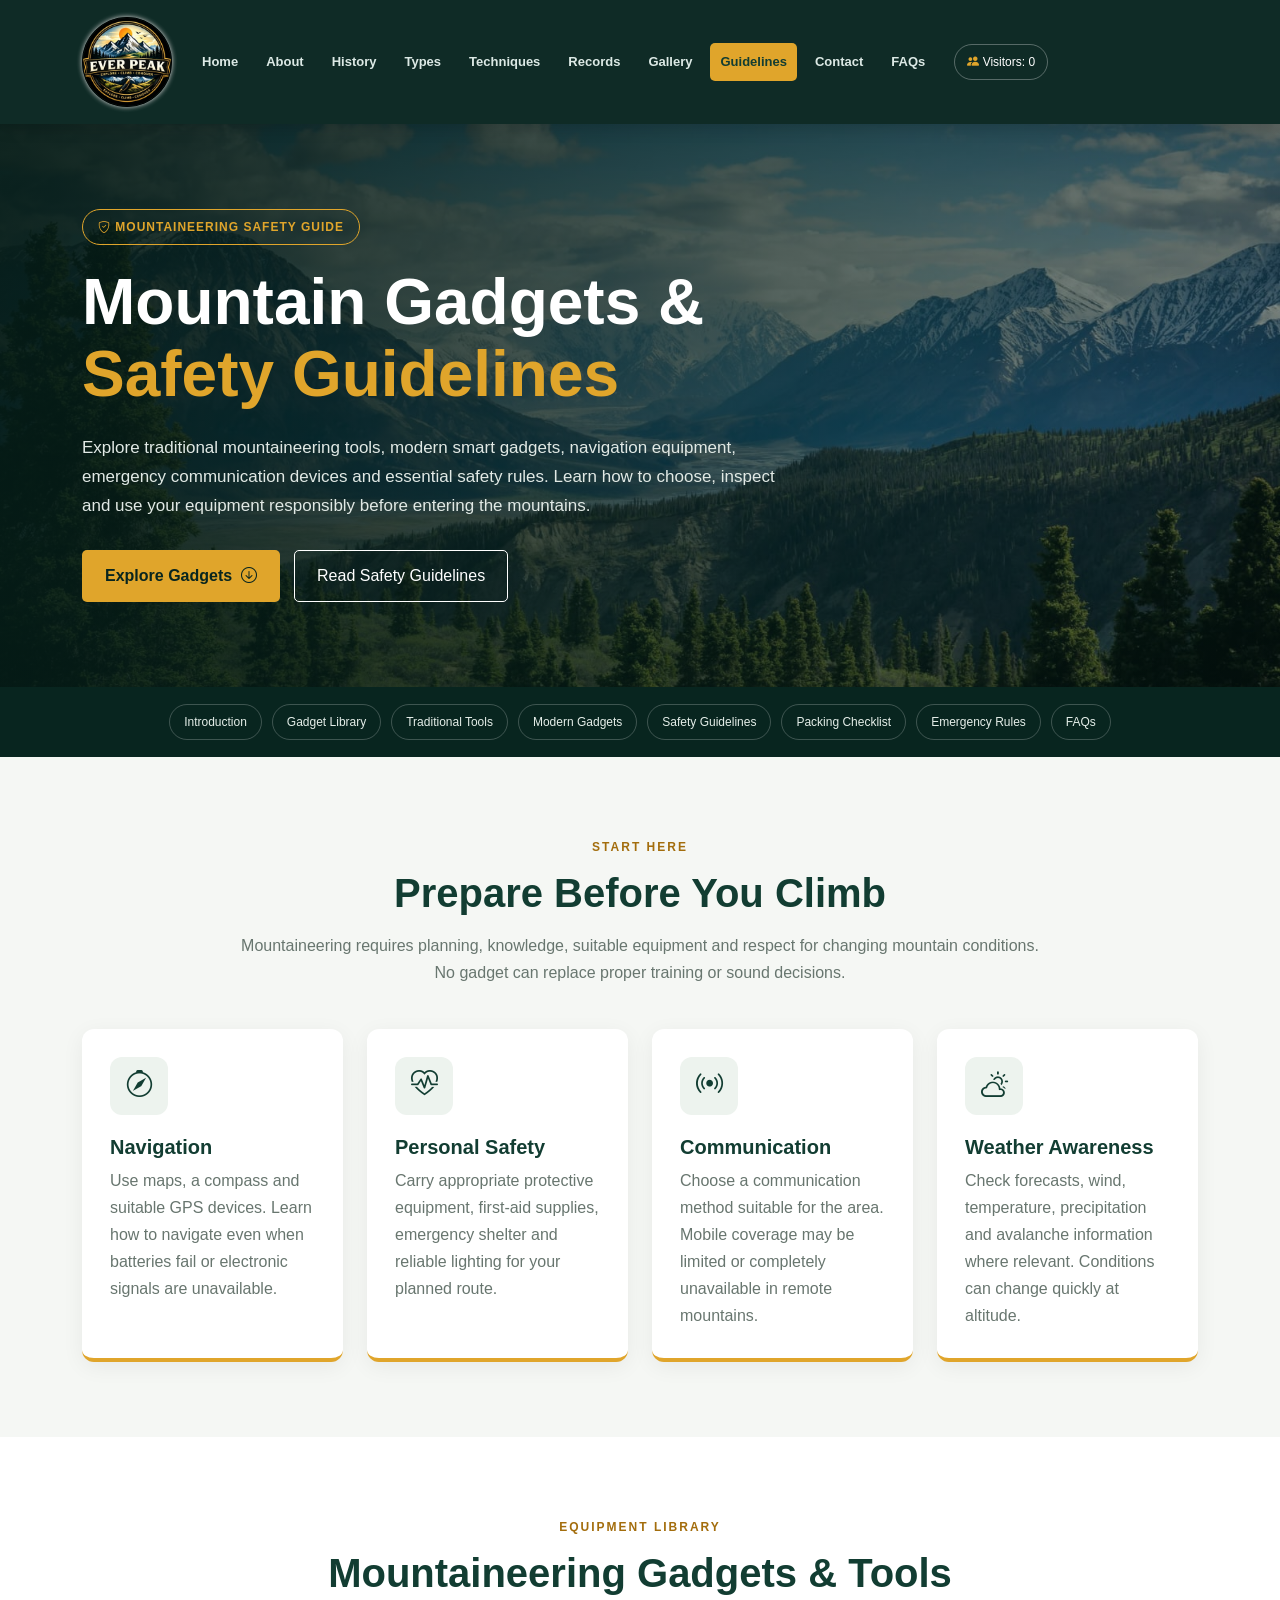
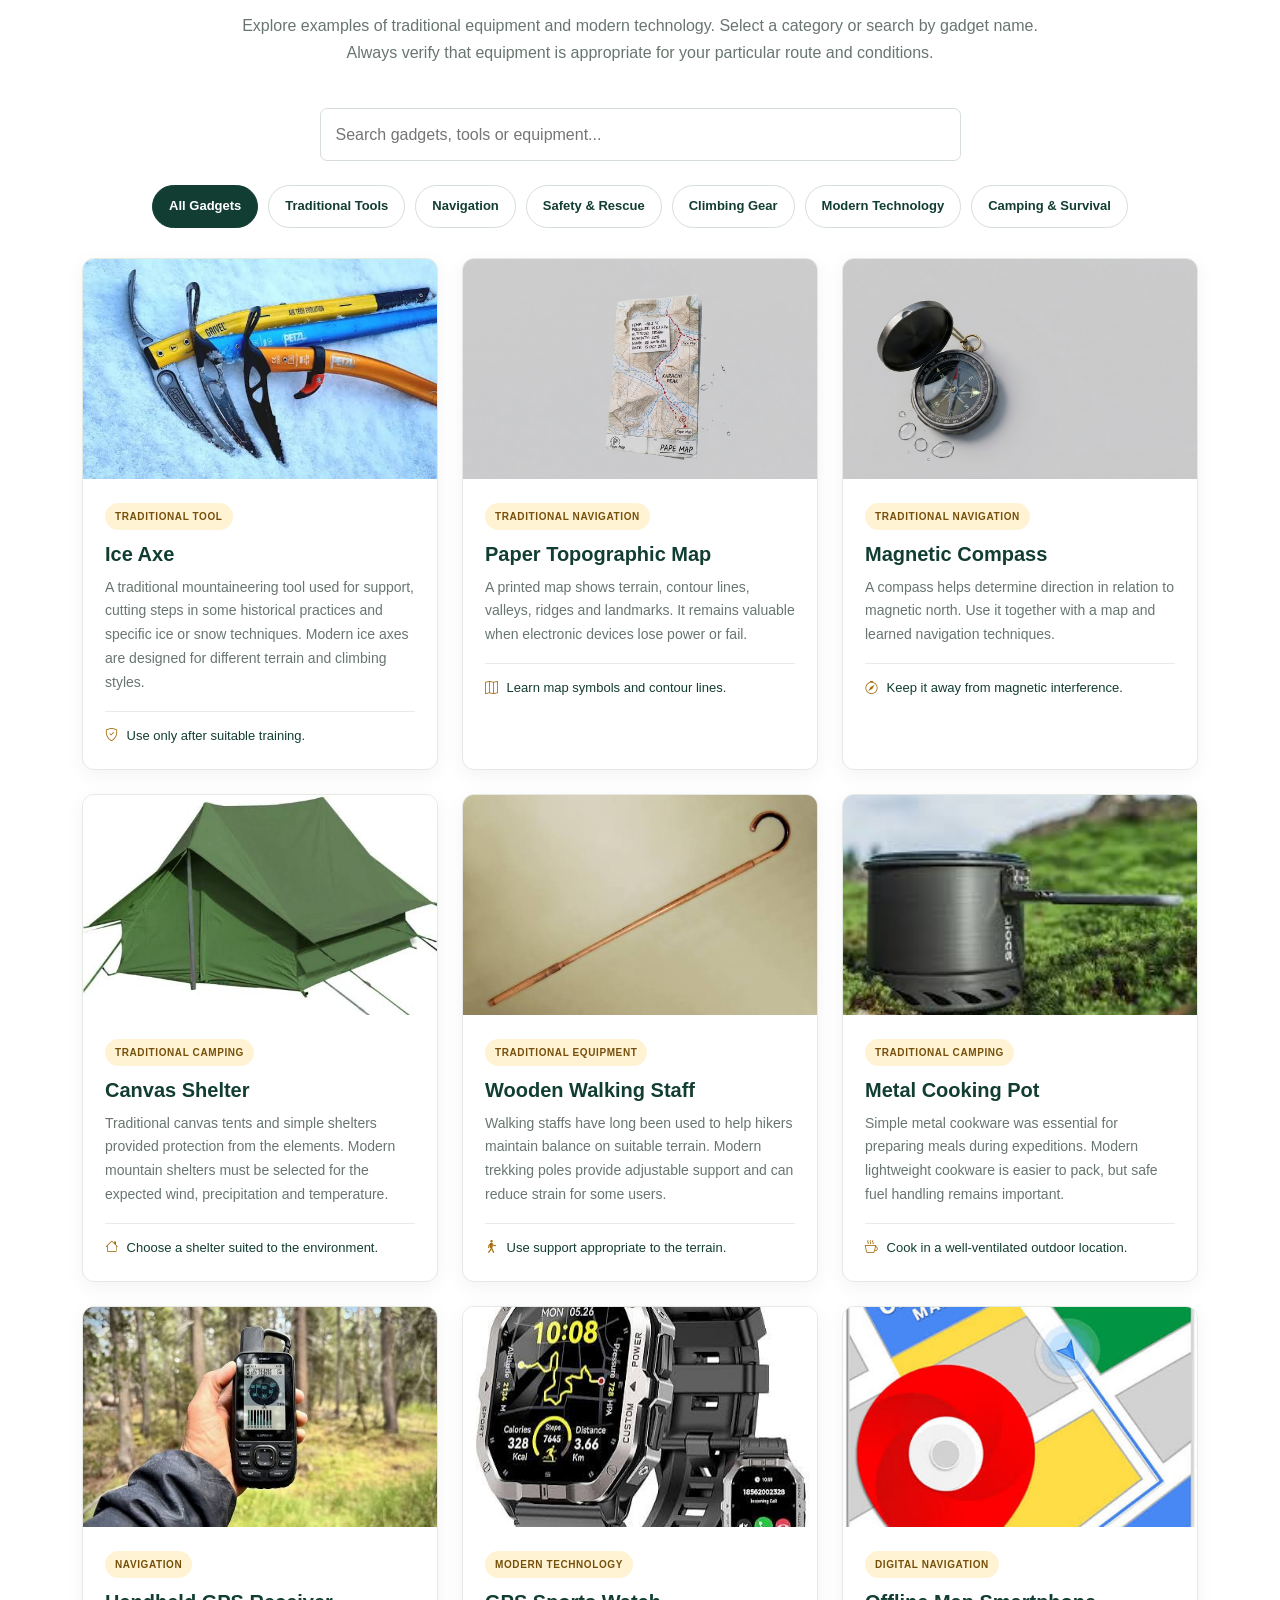
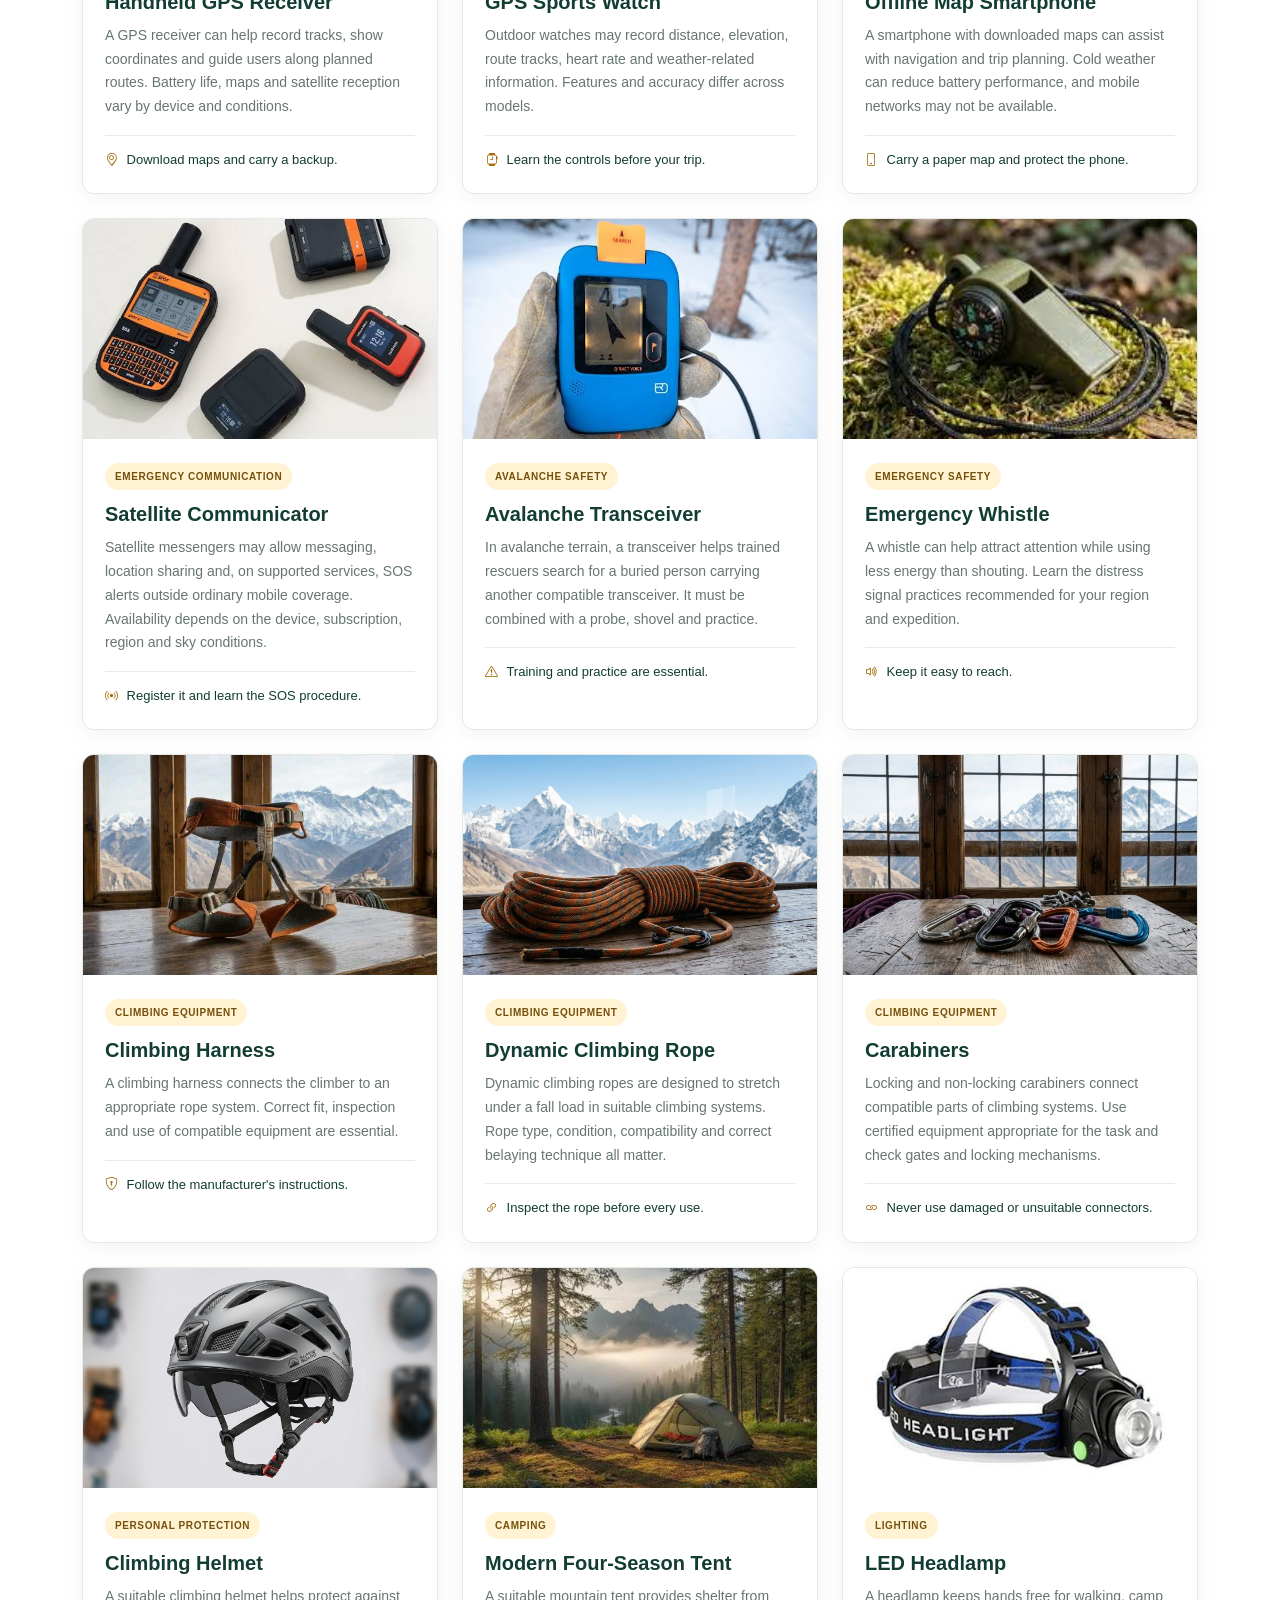
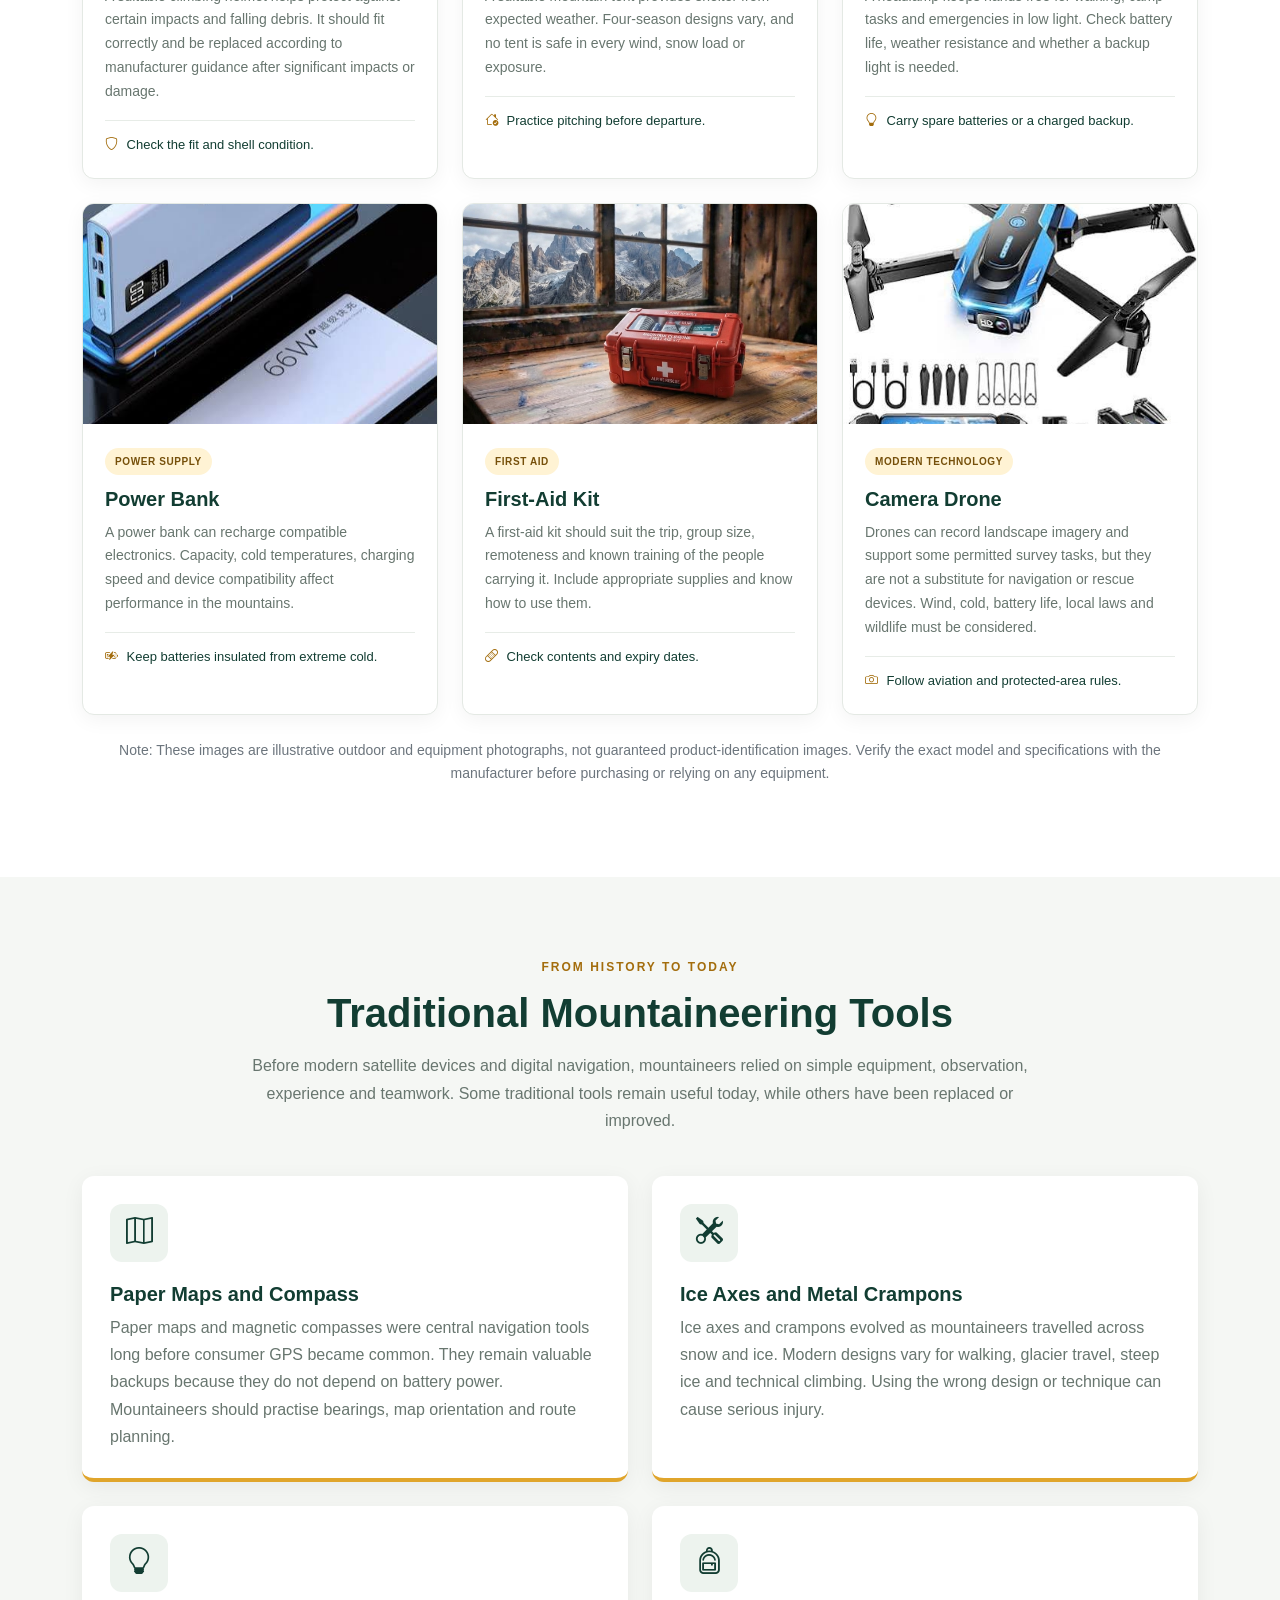
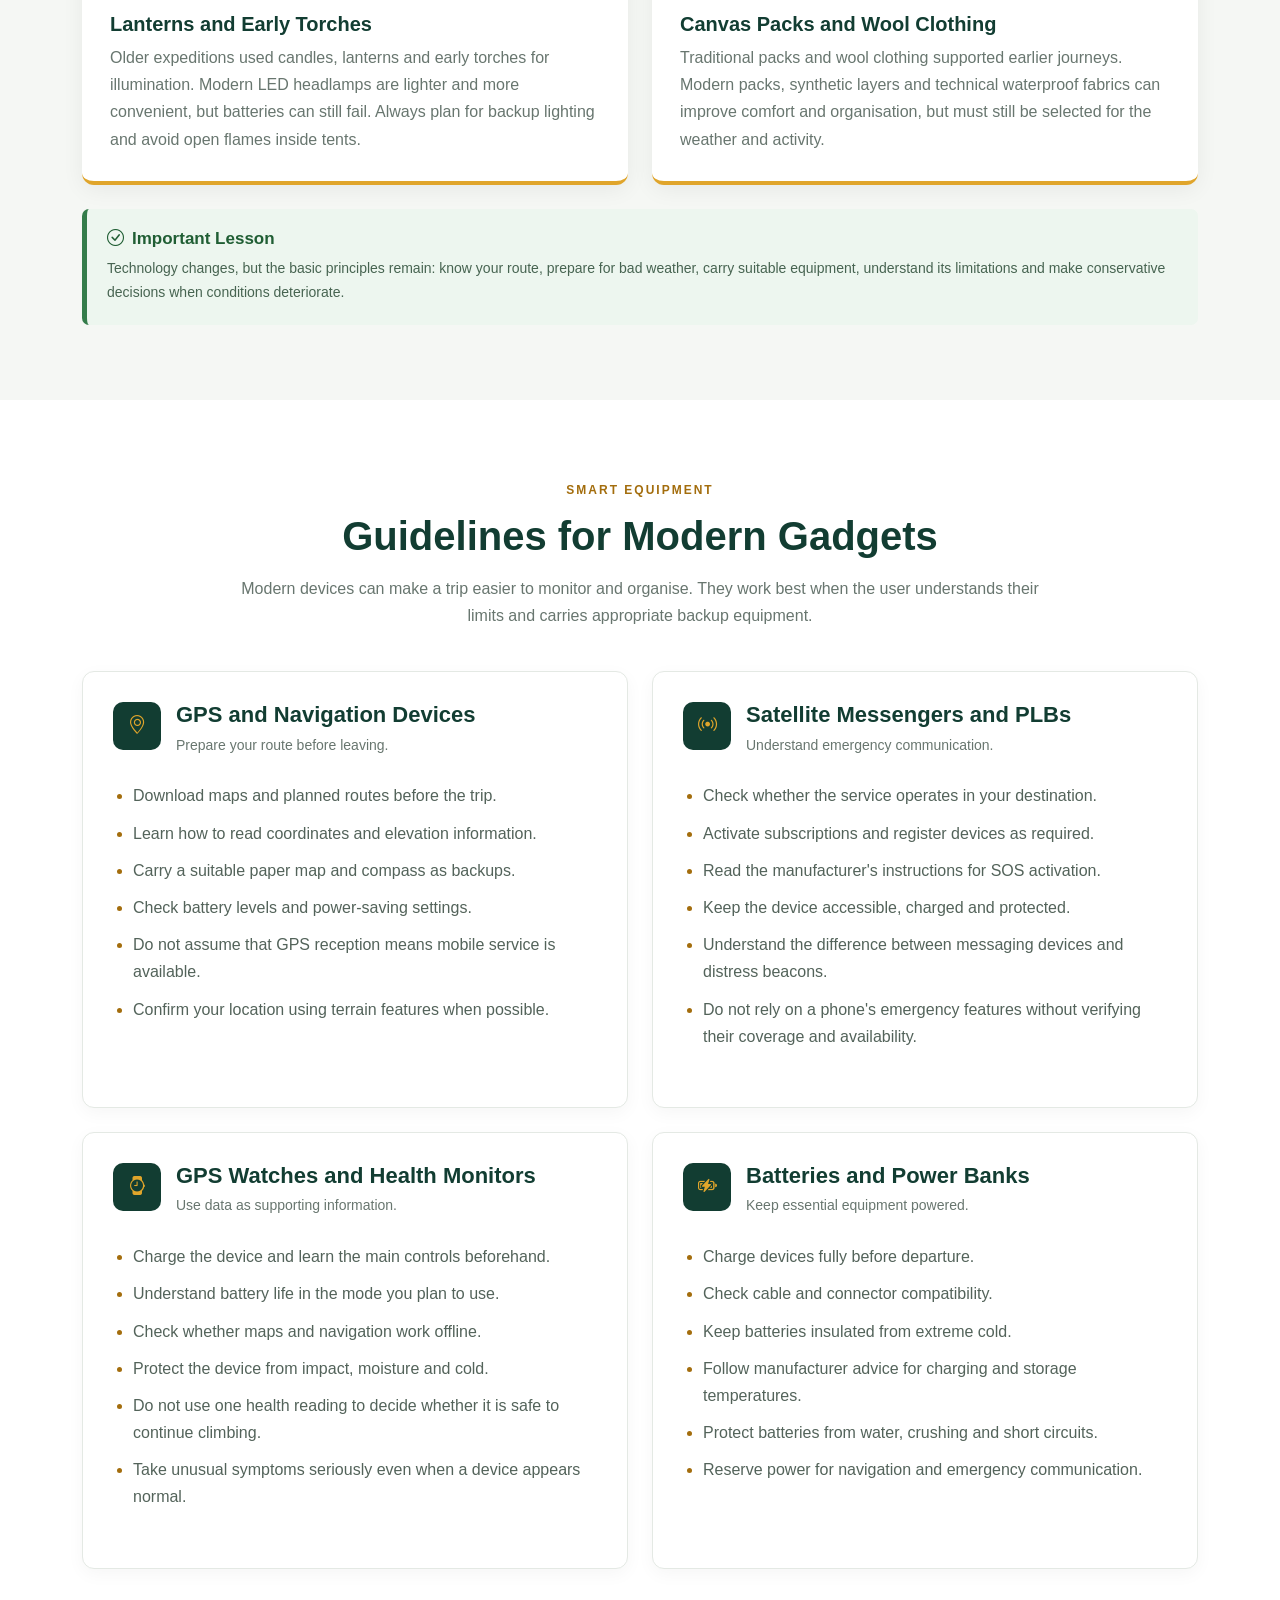
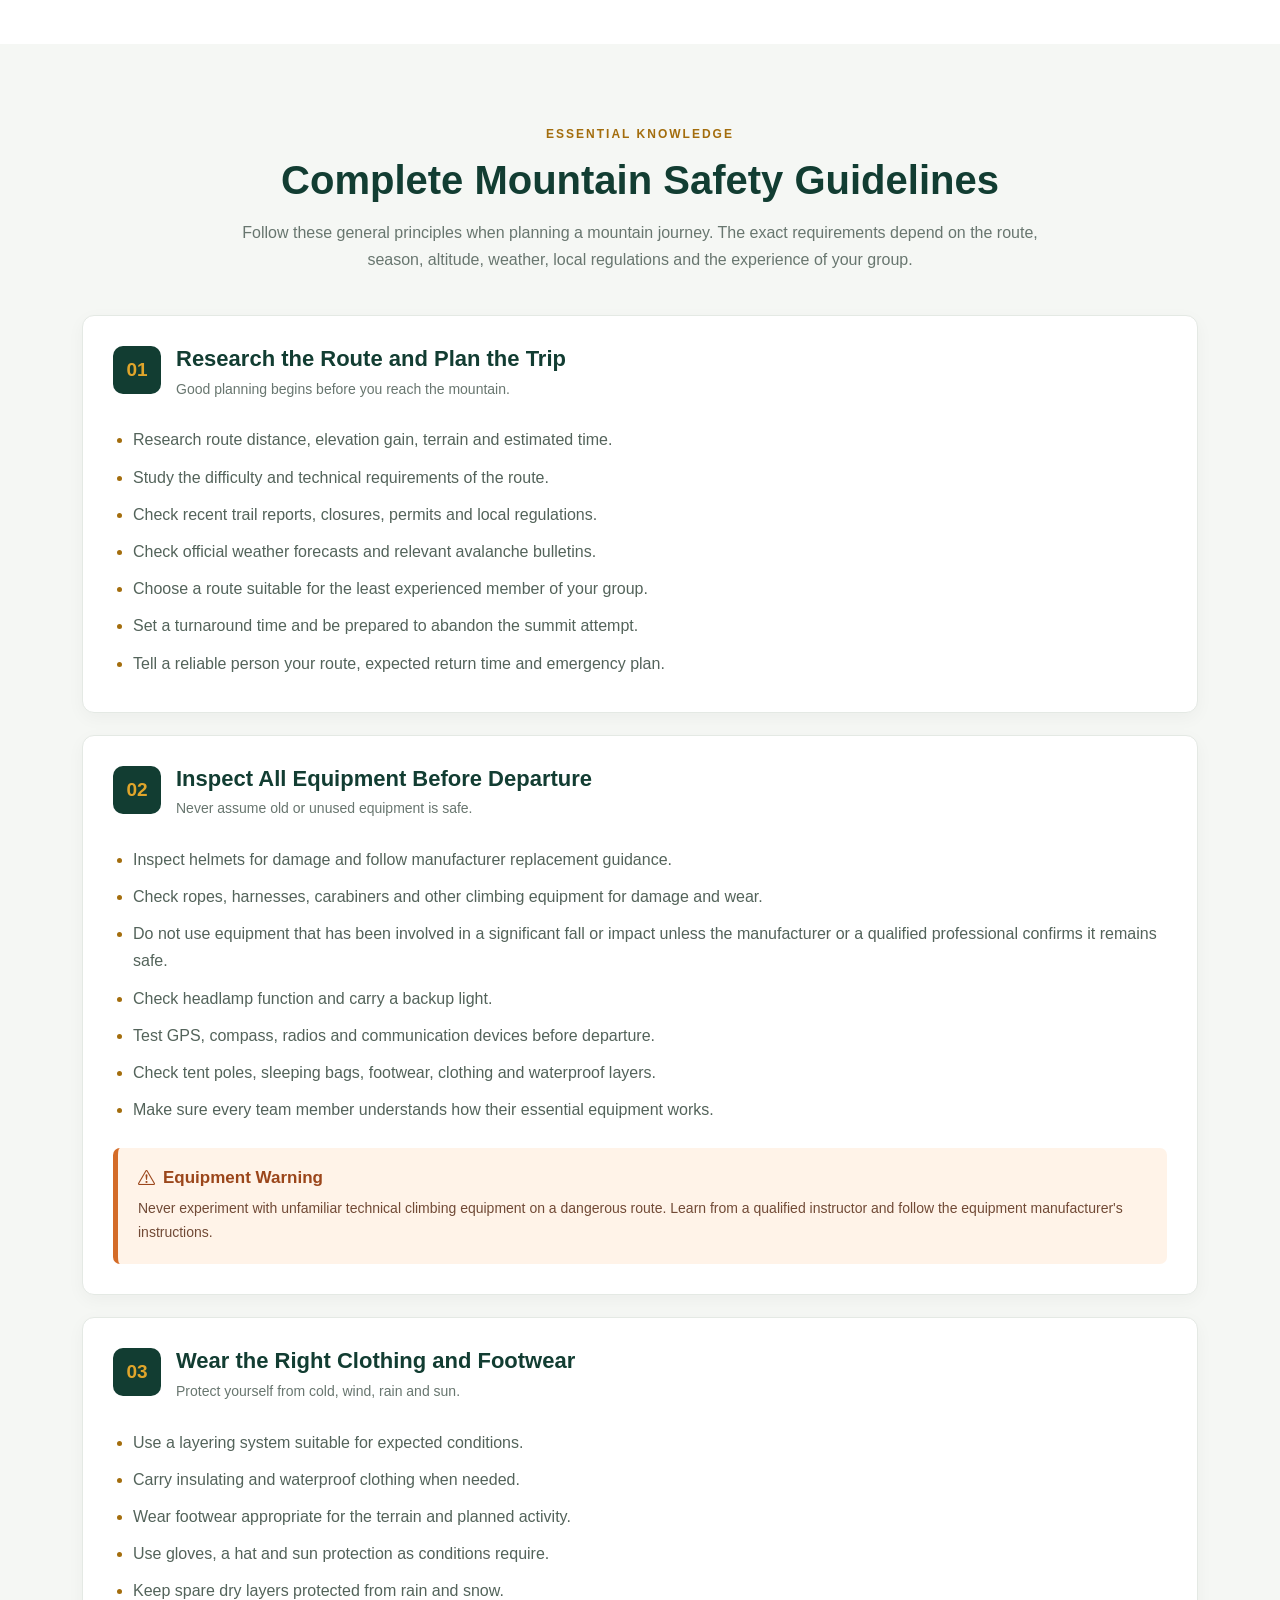
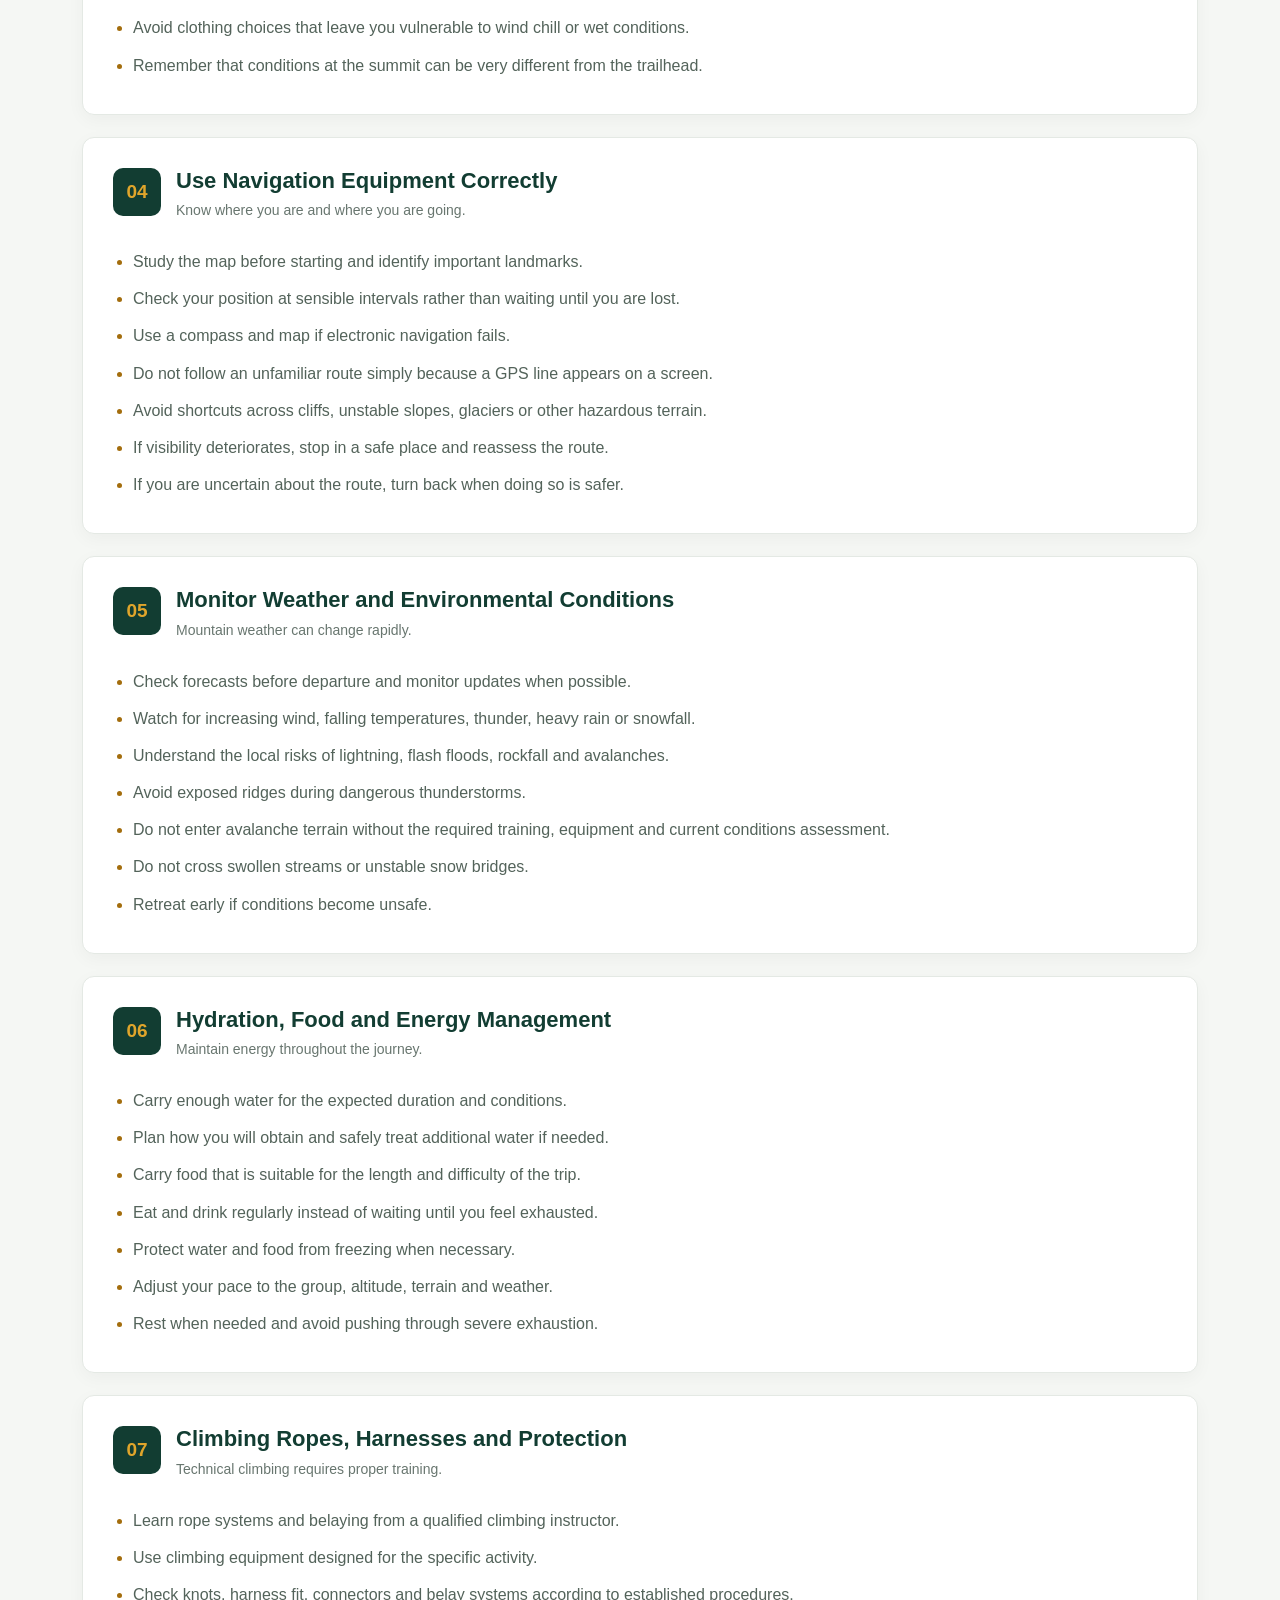
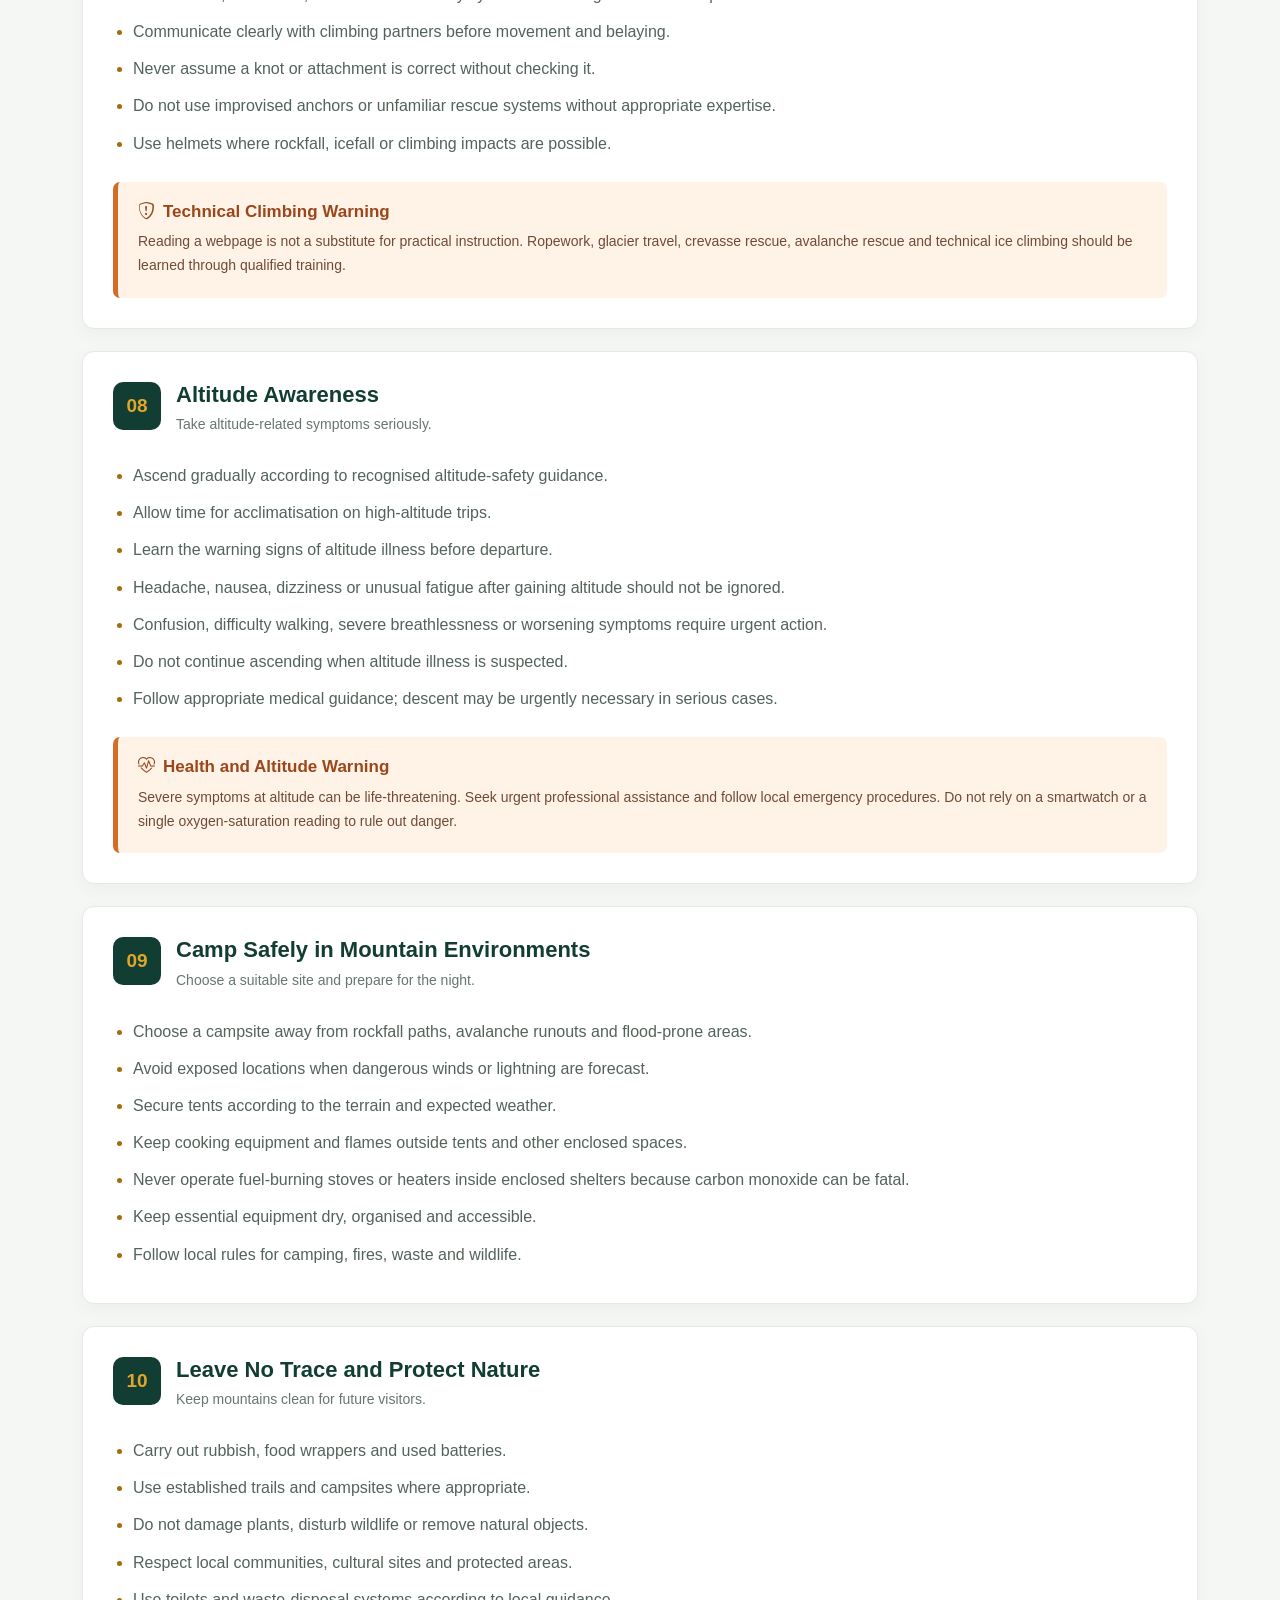
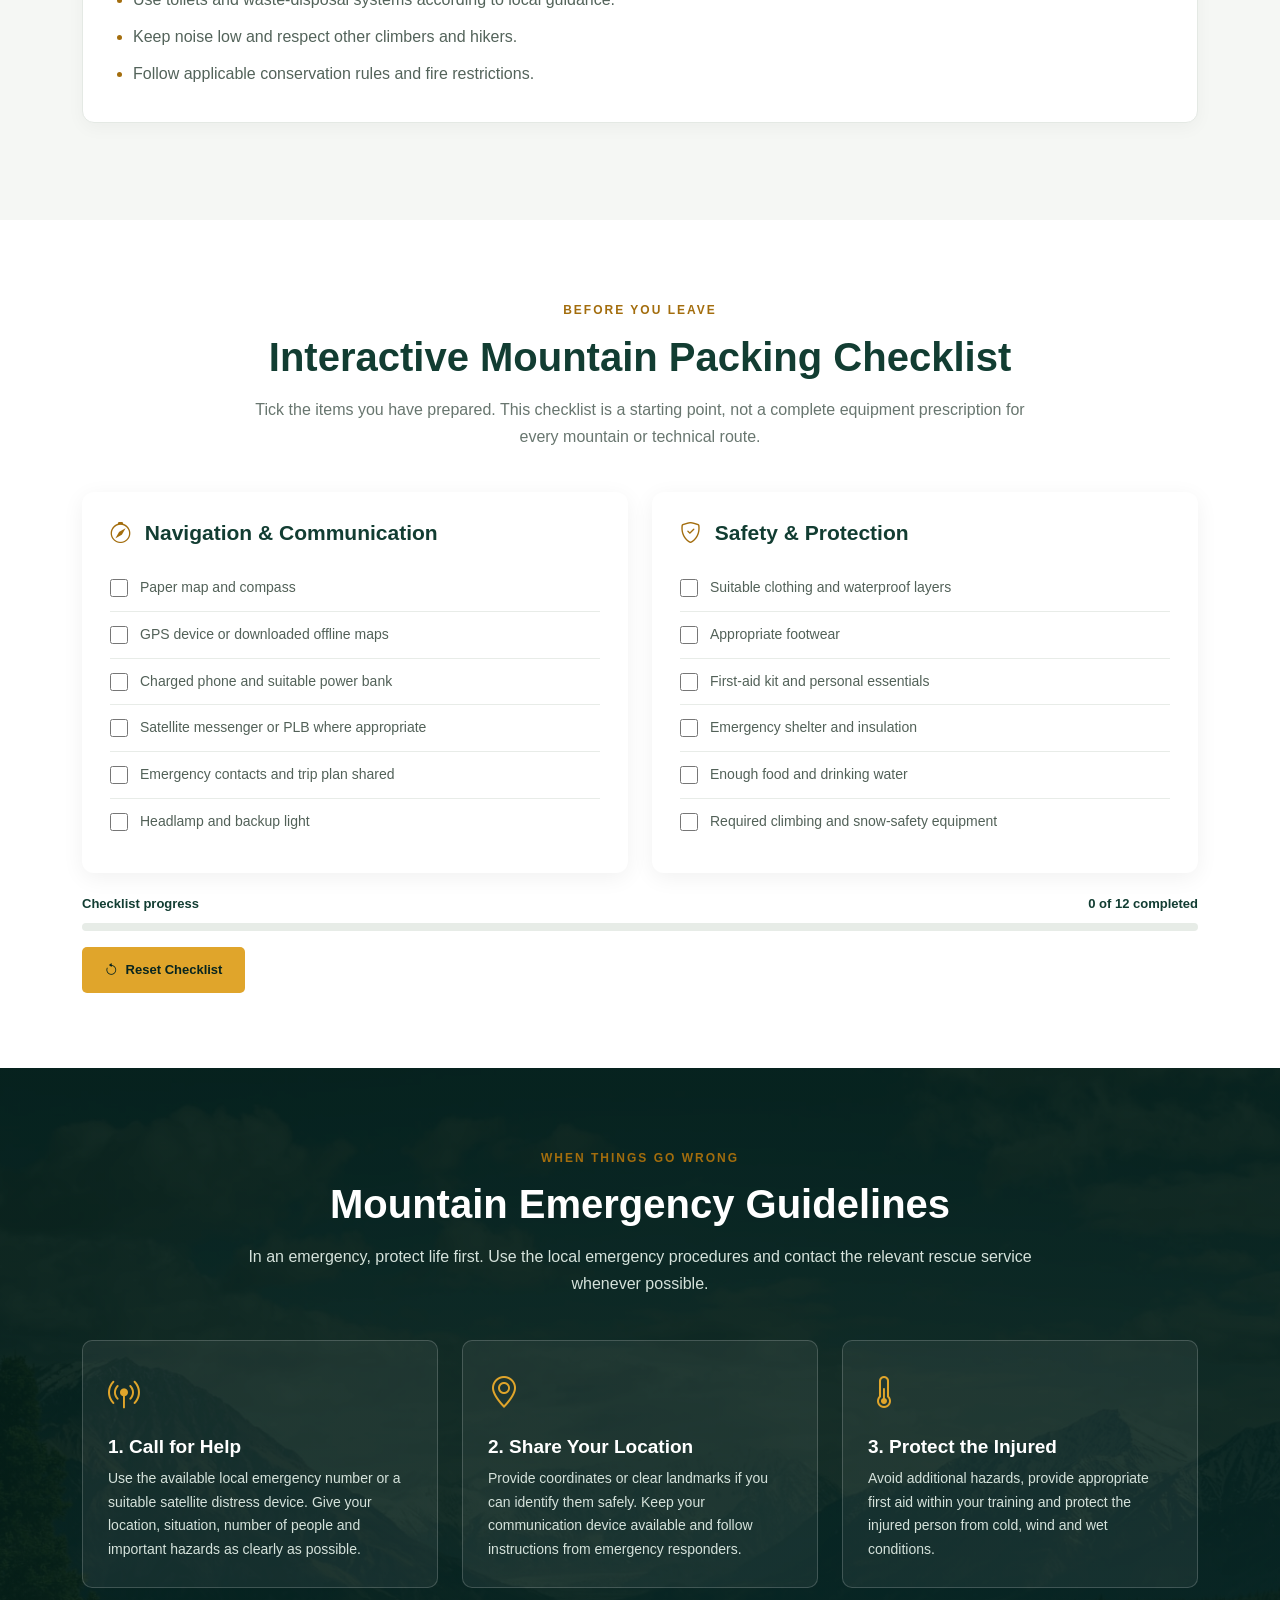
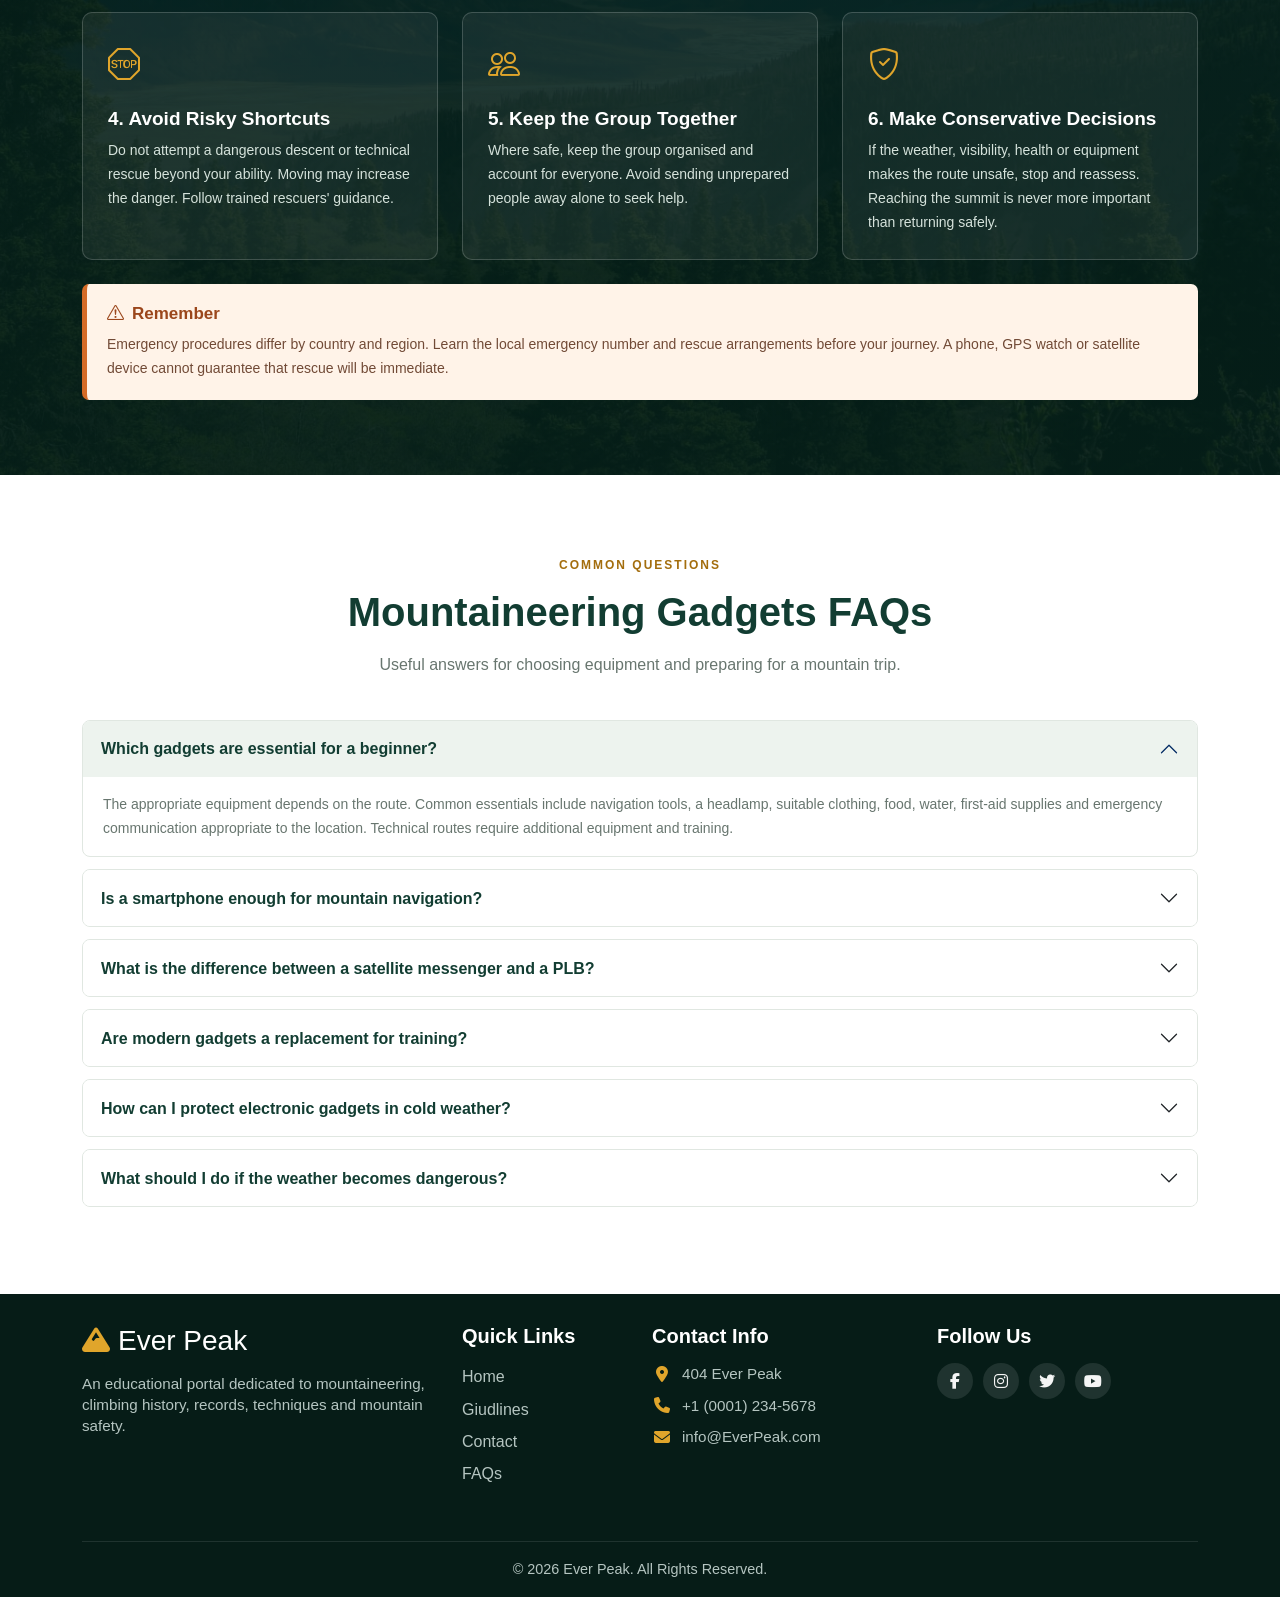
<file: Giudeline.html>
<!DOCTYPE html>
<html lang="en">

<head>
    <meta charset="UTF-8">
    <meta name="viewport" content="width=device-width, initial-scale=1.0">
    <title>Ever Peak | Mountaineering Gadgets & Guidelines</title>

    <!-- Bootstrap -->
    <link href="https://cdn.jsdelivr.net/npm/bootstrap@5.3.3/dist/css/bootstrap.min.css" rel="stylesheet">
    <link rel="stylesheet" href="https://cdnjs.cloudflare.com/ajax/libs/font-awesome/6.4.0/css/all.min.css">
    <!-- Bootstrap Icons -->
    <link href="https://cdn.jsdelivr.net/npm/bootstrap-icons@1.11.3/font/bootstrap-icons.css" rel="stylesheet">
    <link rel="stylesheet" href="./Giudeline.css">
</head>

<body>

    <!-- ================= NAVBAR ================= -->

    <nav class="navbar navbar-expand-lg">
        <div class="container">

            <a class="navbar-brand" href="index.html">
        <img src="logo imag.jpeg" alt="Ever Peak Logo" class="logo-img">

      </a>


            <button class="navbar-toggler" type="button" data-bs-toggle="collapse" data-bs-target="#mainNav"
                aria-controls="mainNav" aria-expanded="false" aria-label="Toggle navigation">
                <span class="navbar-toggler-icon" style="filter:invert(1);"></span>
            </button>

            <div class="collapse navbar-collapse" id="mainNav">

                <ul class="navbar-nav ">

                    <li class="nav-item">
                        <a class="nav-link" href="index.html">Home</a>
                    </li>

                    <li class="nav-item">
                        <a class="nav-link" href="./About.html">About</a>
                    </li>

                    <li class="nav-item">
                        <a class="nav-link" href="./History.html">History</a>
                    </li>

                    <li class="nav-item">
                        <a class="nav-link" href="./Type.html">Types</a>
                    </li>

                    <li class="nav-item">
                        <a class="nav-link" href="./Techniques.html">Techniques</a>
                    </li>

                    <li class="nav-item">
                        <a class="nav-link" href="./Record.html">Records</a>
                    </li>

                    <li class="nav-item">
                        <a class="nav-link" href="./Gallery.html">Gallery</a>
                    </li>

                    <li class="nav-item">
                        <a class="nav-link active" href="./Giudeline.html">Guidelines</a>
                    </li>

                    <li class="nav-item">
                        <a class="nav-link" href="./Contact.html">Contact</a>
                    </li>
                    <li class="nav-item">
                        <a class="nav-link" href="./FAQ.html">FAQs</a>
                    </li>
                </ul>
                <div class="visitor-box">

                    <i class="bi bi-people-fill"></i>

                    Visitors:

                    <span id="visitorCount">0</span>

                </div>



            </div>

        </div>

    </nav>




    <!-- ================= HERO ================= -->

    <header class="hero">
        <div class="container">
            <div class="hero-content">

                <span class="hero-tag">
                    <i class="bi bi-shield-check"></i>
                    MOUNTAINEERING SAFETY GUIDE
                </span>

                <h1>
                    Mountain Gadgets &<br>
                    <span>Safety Guidelines</span>
                </h1>

                <p>
                    Explore traditional mountaineering tools, modern smart
                    gadgets, navigation equipment, emergency communication
                    devices and essential safety rules. Learn how to choose,
                    inspect and use your equipment responsibly before entering
                    the mountains.
                </p>

                <a href="#gadget-library" class="gold-btn">
                    Explore Gadgets
                    <i class="bi bi-arrow-down-circle ms-1"></i>
                </a>

                <a href="#safety-guidelines" class="outline-btn">
                    Read Safety Guidelines
                </a>

            </div>
        </div>
    </header>

    <!-- ================= QUICK NAVIGATION ================= -->

    <div class="quick-nav">
        <div class="container">
            <a href="#introduction">Introduction</a>
            <a href="#gadget-library">Gadget Library</a>
            <a href="#old-tools">Traditional Tools</a>
            <a href="#modern-gadgets">Modern Gadgets</a>
            <a href="#safety-guidelines">Safety Guidelines</a>
            <a href="#checklist">Packing Checklist</a>
            <a href="#emergency">Emergency Rules</a>
            <a href="#faq">FAQs</a>
        </div>
    </div>

    <!-- ================= INTRODUCTION ================= -->

    <section class="section" id="introduction">
        <div class="container">

            <div class="section-heading">
                <span class="eyebrow">Start Here</span>
                <h2>Prepare Before You Climb</h2>
                <p>
                    Mountaineering requires planning, knowledge, suitable
                    equipment and respect for changing mountain conditions.
                    No gadget can replace proper training or sound decisions.
                </p>
            </div>

            <div class="row g-4">

                <div class="col-md-6 col-lg-3">
                    <div class="intro-card">
                        <div class="icon">
                            <i class="bi bi-compass"></i>
                        </div>
                        <h3>Navigation</h3>
                        <p>
                            Use maps, a compass and suitable GPS devices.
                            Learn how to navigate even when batteries fail
                            or electronic signals are unavailable.
                        </p>
                    </div>
                </div>

                <div class="col-md-6 col-lg-3">
                    <div class="intro-card">
                        <div class="icon">
                            <i class="bi bi-heart-pulse"></i>
                        </div>
                        <h3>Personal Safety</h3>
                        <p>
                            Carry appropriate protective equipment, first-aid
                            supplies, emergency shelter and reliable lighting
                            for your planned route.
                        </p>
                    </div>
                </div>

                <div class="col-md-6 col-lg-3">
                    <div class="intro-card">
                        <div class="icon">
                            <i class="bi bi-broadcast"></i>
                        </div>
                        <h3>Communication</h3>
                        <p>
                            Choose a communication method suitable for the
                            area. Mobile coverage may be limited or completely
                            unavailable in remote mountains.
                        </p>
                    </div>
                </div>

                <div class="col-md-6 col-lg-3">
                    <div class="intro-card">
                        <div class="icon">
                            <i class="bi bi-cloud-sun"></i>
                        </div>
                        <h3>Weather Awareness</h3>
                        <p>
                            Check forecasts, wind, temperature, precipitation
                            and avalanche information where relevant. Conditions
                            can change quickly at altitude.
                        </p>
                    </div>
                </div>

            </div>
        </div>
    </section>

    <!-- ================= GADGET LIBRARY ================= -->

    <section class="section section-white" id="gadget-library">
        <div class="container">

            <div class="section-heading">
                <span class="eyebrow">Equipment Library</span>
                <h2>Mountaineering Gadgets & Tools</h2>
                <p>
                    Explore examples of traditional equipment and modern
                    technology. Select a category or search by gadget name.
                    Always verify that equipment is appropriate for your
                    particular route and conditions.
                </p>
            </div>

            <div class="row justify-content-center mb-4">
                <div class="col-lg-7">
                    <input type="search" class="search-input" id="gadgetSearch"
                        placeholder="Search gadgets, tools or equipment..." aria-label="Search mountaineering gadgets">
                </div>
            </div>

            <div class="filter-bar">
                <button class="filter-btn active" data-filter="all">All Gadgets</button>
                <button class="filter-btn" data-filter="traditional">Traditional Tools</button>
                <button class="filter-btn" data-filter="navigation">Navigation</button>
                <button class="filter-btn" data-filter="safety">Safety & Rescue</button>
                <button class="filter-btn" data-filter="climbing">Climbing Gear</button>
                <button class="filter-btn" data-filter="modern">Modern Technology</button>
                <button class="filter-btn" data-filter="camping">Camping & Survival</button>
            </div>

            <div class="row g-4" id="gadgetGrid">

                <!-- TRADITIONAL TOOLS -->

                <div class="col-md-6 col-lg-4 gadget-item" data-category="traditional climbing">
                    <article class="gadget-card">
                        <img class="gadget-image"
                            src="images pro/images 14.jpg"
                            alt="Snow-covered mountain terrain" loading="lazy">
                        <div class="gadget-body">
                            <span class="gadget-category">Traditional Tool</span>
                            <h3>Ice Axe</h3>
                            <p>
                                A traditional mountaineering tool used for
                                support, cutting steps in some historical
                                practices and specific ice or snow techniques.
                                Modern ice axes are designed for different
                                terrain and climbing styles.
                            </p>
                            <div class="use-note">
                                <i class="bi bi-shield-check"></i>
                                Use only after suitable training.
                            </div>
                        </div>
                    </article>
                </div>

                <div class="col-md-6 col-lg-4 gadget-item" data-category="traditional navigation">
                    <article class="gadget-card">
                        <img class="gadget-image"
                            src="images pro/image35.jpg"
                            alt="Outdoor landscape" loading="lazy">
                        <div class="gadget-body">
                            <span class="gadget-category">Traditional Navigation</span>
                            <h3>Paper Topographic Map</h3>
                            <p>
                                A printed map shows terrain, contour lines,
                                valleys, ridges and landmarks. It remains
                                valuable when electronic devices lose power
                                or fail.
                            </p>
                            <div class="use-note">
                                <i class="bi bi-map"></i>
                                Learn map symbols and contour lines.
                            </div>
                        </div>
                    </article>
                </div>

                <div class="col-md-6 col-lg-4 gadget-item" data-category="traditional navigation">
                    <article class="gadget-card">
                        <img class="gadget-image"
                            src="images pro/image34.jpg"
                            alt="Outdoor nature landscape" loading="lazy">
                        <div class="gadget-body">
                            <span class="gadget-category">Traditional Navigation</span>
                            <h3>Magnetic Compass</h3>
                            <p>
                                A compass helps determine direction in relation
                                to magnetic north. Use it together with a map
                                and learned navigation techniques.
                            </p>
                            <div class="use-note">
                                <i class="bi bi-compass"></i>
                                Keep it away from magnetic interference.
                            </div>
                        </div>
                    </article>
                </div>

                <div class="col-md-6 col-lg-4 gadget-item" data-category="traditional camping">
                    <article class="gadget-card">
                        <img class="gadget-image"
                            src="images pro/images 13.jpg"
                            alt="Camping tent outdoors" loading="lazy">
                        <div class="gadget-body">
                            <span class="gadget-category">Traditional Camping</span>
                            <h3>Canvas Shelter</h3>
                            <p>
                                Traditional canvas tents and simple shelters
                                provided protection from the elements. Modern
                                mountain shelters must be selected for the
                                expected wind, precipitation and temperature.
                            </p>
                            <div class="use-note">
                                <i class="bi bi-house"></i>
                                Choose a shelter suited to the environment.
                            </div>
                        </div>
                    </article>
                </div>

                <div class="col-md-6 col-lg-4 gadget-item" data-category="traditional camping">
                    <article class="gadget-card">
                        <img class="gadget-image"
                            src="images pro/images (16).jpg"
                            alt="Outdoor hiking landscape" loading="lazy">
                        <div class="gadget-body">
                            <span class="gadget-category">Traditional Equipment</span>
                            <h3>Wooden Walking Staff</h3>
                            <p>
                                Walking staffs have long been used to help
                                hikers maintain balance on suitable terrain.
                                Modern trekking poles provide adjustable
                                support and can reduce strain for some users.
                            </p>
                            <div class="use-note">
                                <i class="bi bi-person-walking"></i>
                                Use support appropriate to the terrain.
                            </div>
                        </div>
                    </article>
                </div>

                <div class="col-md-6 col-lg-4 gadget-item" data-category="traditional camping">
                    <article class="gadget-card">
                        <img class="gadget-image"
                            src="images pro/images (10).jpg"
                            alt="Tent at a campsite" loading="lazy">
                        <div class="gadget-body">
                            <span class="gadget-category">Traditional Camping</span>
                            <h3>Metal Cooking Pot</h3>
                            <p>
                                Simple metal cookware was essential for
                                preparing meals during expeditions. Modern
                                lightweight cookware is easier to pack,
                                but safe fuel handling remains important.
                            </p>
                            <div class="use-note">
                                <i class="bi bi-cup-hot"></i>
                                Cook in a well-ventilated outdoor location.
                            </div>
                        </div>
                    </article>
                </div>

                <!-- NAVIGATION -->

                <div class="col-md-6 col-lg-4 gadget-item" data-category="navigation modern">
                    <article class="gadget-card">
                        <img class="gadget-image"
                            src="images pro/images (9).jpg"
                            alt="Map used for navigation" loading="lazy">
                        <div class="gadget-body">
                            <span class="gadget-category">Navigation</span>
                            <h3>Handheld GPS Receiver</h3>
                            <p>
                                A GPS receiver can help record tracks, show
                                coordinates and guide users along planned
                                routes. Battery life, maps and satellite
                                reception vary by device and conditions.
                            </p>
                            <div class="use-note">
                                <i class="bi bi-geo-alt"></i>
                                Download maps and carry a backup.
                            </div>
                        </div>
                    </article>
                </div>

                <div class="col-md-6 col-lg-4 gadget-item" data-category="navigation modern">
                    <article class="gadget-card">
                        <img class="gadget-image"
                            src="images pro/images (8).jpg"
                            alt="Smartwatch on a wrist" loading="lazy">
                        <div class="gadget-body">
                            <span class="gadget-category">Modern Technology</span>
                            <h3>GPS Sports Watch</h3>
                            <p>
                                Outdoor watches may record distance, elevation,
                                route tracks, heart rate and weather-related
                                information. Features and accuracy differ
                                across models.
                            </p>
                            <div class="use-note">
                                <i class="bi bi-smartwatch"></i>
                                Learn the controls before your trip.
                            </div>
                        </div>
                    </article>
                </div>

                <div class="col-md-6 col-lg-4 gadget-item" data-category="navigation modern">
                    <article class="gadget-card">
                        <img class="gadget-image"
                            src="images pro/images (7).jpg"
                            alt="Electronic device and technology" loading="lazy">
                        <div class="gadget-body">
                            <span class="gadget-category">Digital Navigation</span>
                            <h3>Offline Map Smartphone</h3>
                            <p>
                                A smartphone with downloaded maps can assist
                                with navigation and trip planning. Cold weather
                                can reduce battery performance, and mobile
                                networks may not be available.
                            </p>
                            <div class="use-note">
                                <i class="bi bi-phone"></i>
                                Carry a paper map and protect the phone.
                            </div>
                        </div>
                    </article>
                </div>

                <!-- SAFETY AND RESCUE -->

                <div class="col-md-6 col-lg-4 gadget-item" data-category="safety modern">
                    <article class="gadget-card">
                        <img class="gadget-image"
                            src="images pro/images (25).jpg"
                            alt="Communication technology" loading="lazy">
                        <div class="gadget-body">
                            <span class="gadget-category">Emergency Communication</span>
                            <h3>Satellite Communicator</h3>
                            <p>
                                Satellite messengers may allow messaging,
                                location sharing and, on supported services,
                                SOS alerts outside ordinary mobile coverage.
                                Availability depends on the device, subscription,
                                region and sky conditions.
                            </p>
                            <div class="use-note">
                                <i class="bi bi-broadcast"></i>
                                Register it and learn the SOS procedure.
                            </div>
                        </div>
                    </article>
                </div>
                <div class="col-md-6 col-lg-4 gadget-item" data-category="safety modern">
                    <article class="gadget-card">
                        <img class="gadget-image"
                            src="images pro/images (18).jpg"
                            alt="Mountain landscape" loading="lazy">
                        <div class="gadget-body">
                            <span class="gadget-category">Avalanche Safety</span>
                            <h3>Avalanche Transceiver</h3>
                            <p>
                                In avalanche terrain, a transceiver helps trained
                                rescuers search for a buried person carrying
                                another compatible transceiver. It must be
                                combined with a probe, shovel and practice.
                            </p>
                            <div class="use-note">
                                <i class="bi bi-exclamation-triangle"></i>
                                Training and practice are essential.
                            </div>
                        </div>
                    </article>
                </div>

                <div class="col-md-6 col-lg-4 gadget-item" data-category="safety camping">
                    <article class="gadget-card">
                        <img class="gadget-image"
                            src="images pro/images (3).jpg"
                            alt="Camping in the outdoors" loading="lazy">
                        <div class="gadget-body">
                            <span class="gadget-category">Emergency Safety</span>
                            <h3>Emergency Whistle</h3>
                            <p>
                                A whistle can help attract attention while
                                using less energy than shouting. Learn the
                                distress signal practices recommended for
                                your region and expedition.
                            </p>
                            <div class="use-note">
                                <i class="bi bi-volume-up"></i>
                                Keep it easy to reach.
                            </div>
                        </div>
                    </article>
                </div>

                <!-- CLIMBING GEAR -->

                <div class="col-md-6 col-lg-4 gadget-item" data-category="climbing safety">
                    <article class="gadget-card">
                        <img class="gadget-image"
                            src="images pro/Image30.jpeg"
                            alt="Rock climbing equipment and activity" loading="lazy">
                        <div class="gadget-body">
                            <span class="gadget-category">Climbing Equipment</span>
                            <h3>Climbing Harness</h3>
                            <p>
                                A climbing harness connects the climber to an
                                appropriate rope system. Correct fit, inspection
                                and use of compatible equipment are essential.
                            </p>
                            <div class="use-note">
                                <i class="bi bi-shield-lock"></i>
                                Follow the manufacturer's instructions.
                            </div>
                        </div>
                    </article>
                </div>

                <div class="col-md-6 col-lg-4 gadget-item" data-category="climbing safety">
                    <article class="gadget-card">
                        <img class="gadget-image"
                            src="images pro/Image 20.jpeg"
                            alt="Climbing on a rock face" loading="lazy">
                        <div class="gadget-body">
                            <span class="gadget-category">Climbing Equipment</span>
                            <h3>Dynamic Climbing Rope</h3>
                            <p>
                                Dynamic climbing ropes are designed to stretch
                                under a fall load in suitable climbing systems.
                                Rope type, condition, compatibility and correct
                                belaying technique all matter.
                            </p>
                            <div class="use-note">
                                <i class="bi bi-link-45deg"></i>
                                Inspect the rope before every use.
                            </div>
                        </div>
                    </article>
                </div>

                <div class="col-md-6 col-lg-4 gadget-item" data-category="climbing safety">
                    <article class="gadget-card">
                        <img class="gadget-image"
                            src="images pro/Image 24.jpeg"
                            alt="Rock climbing activity" loading="lazy">
                        <div class="gadget-body">
                            <span class="gadget-category">Climbing Equipment</span>
                            <h3>Carabiners</h3>
                            <p>
                                Locking and non-locking carabiners connect
                                compatible parts of climbing systems. Use
                                certified equipment appropriate for the task
                                and check gates and locking mechanisms.
                            </p>
                            <div class="use-note">
                                <i class="bi bi-link"></i>
                                Never use damaged or unsuitable connectors.
                            </div>
                        </div>
                    </article>
                </div>

                <div class="col-md-6 col-lg-4 gadget-item" data-category="climbing safety">
                    <article class="gadget-card">
                        <img class="gadget-image"
                            src="images pro/image25.jpg"
                            alt="Climber on rock" loading="lazy">
                        <div class="gadget-body">
                            <span class="gadget-category">Personal Protection</span>
                            <h3>Climbing Helmet</h3>
                            <p>
                                A suitable climbing helmet helps protect
                                against certain impacts and falling debris.
                                It should fit correctly and be replaced
                                according to manufacturer guidance after
                                significant impacts or damage.
                            </p>
                            <div class="use-note">
                                <i class="bi bi-shield"></i>
                                Check the fit and shell condition.
                            </div>
                        </div>
                    </article>
                </div>

                <!-- CAMPING AND MODERN TECHNOLOGY -->

                <div class="col-md-6 col-lg-4 gadget-item" data-category="camping modern">
                    <article class="gadget-card">
                        <img class="gadget-image"
                            src="images pro/images.jpg"
                            alt="Tent at a mountain campsite" loading="lazy">
                        <div class="gadget-body">
                            <span class="gadget-category">Camping</span>
                            <h3>Modern Four-Season Tent</h3>
                            <p>
                                A suitable mountain tent provides shelter
                                from expected weather. Four-season designs
                                vary, and no tent is safe in every wind,
                                snow load or exposure.
                            </p>
                            <div class="use-note">
                                <i class="bi bi-house-check"></i>
                                Practice pitching before departure.
                            </div>
                        </div>
                    </article>
                </div>

                <div class="col-md-6 col-lg-4 gadget-item" data-category="camping modern">
                    <article class="gadget-card">
                        <img class="gadget-image"
                            src="images pro/images (2).jpg"
                            alt="Outdoor hiking landscape" loading="lazy">
                        <div class="gadget-body">
                            <span class="gadget-category">Lighting</span>
                            <h3>LED Headlamp</h3>
                            <p>
                                A headlamp keeps hands free for walking,
                                camp tasks and emergencies in low light.
                                Check battery life, weather resistance and
                                whether a backup light is needed.
                            </p>
                            <div class="use-note">
                                <i class="bi bi-lightbulb"></i>
                                Carry spare batteries or a charged backup.
                            </div>
                        </div>
                    </article>
                </div>

                <div class="col-md-6 col-lg-4 gadget-item" data-category="camping modern">
                    <article class="gadget-card">
                        <img class="gadget-image"
                            src="images pro/images (24).jpg"
                            alt="Remote outdoor scenery" loading="lazy">
                        <div class="gadget-body">
                            <span class="gadget-category">Power Supply</span>
                            <h3>Power Bank</h3>
                            <p>
                                A power bank can recharge compatible
                                electronics. Capacity, cold temperatures,
                                charging speed and device compatibility
                                affect performance in the mountains.
                            </p>
                            <div class="use-note">
                                <i class="bi bi-battery-charging"></i>
                                Keep batteries insulated from extreme cold.
                            </div>
                        </div>
                    </article>
                </div>

                <div class="col-md-6 col-lg-4 gadget-item" data-category="camping safety">
                    <article class="gadget-card">
                        <img class="gadget-image"
                            src="images pro/Image 22.jpeg"
                            alt="Outdoor camping" loading="lazy">
                        <div class="gadget-body">
                            <span class="gadget-category">First Aid</span>
                            <h3>First-Aid Kit</h3>
                            <p>
                                A first-aid kit should suit the trip, group size,
                                remoteness and known training of the people
                                carrying it. Include appropriate supplies
                                and know how to use them.
                            </p>
                            <div class="use-note">
                                <i class="bi bi-bandaid"></i>
                                Check contents and expiry dates.
                            </div>
                        </div>
                    </article>
                </div>

                <div class="col-md-6 col-lg-4 gadget-item" data-category="modern navigation">
                    <article class="gadget-card">
                        <img class="gadget-image"
                            src="images pro/images (19).jpg"
                            alt="Drone technology outdoors" loading="lazy">
                        <div class="gadget-body">
                            <span class="gadget-category">Modern Technology</span>
                            <h3>Camera Drone</h3>
                            <p>
                                Drones can record landscape imagery and support
                                some permitted survey tasks, but they are not
                                a substitute for navigation or rescue devices.
                                Wind, cold, battery life, local laws and wildlife
                                must be considered.
                            </p>
                            <div class="use-note">
                                <i class="bi bi-camera"></i>
                                Follow aviation and protected-area rules.
                            </div>
                        </div>
                    </article>
                </div>
            </div>

            <div class="no-results mt-4" id="noResults">
                <i class="bi bi-search fs-2"></i>
                <h4 class="mt-3">No gadgets found</h4>
                <p class="mb-0">Try another keyword or select a different category.</p>
            </div>

            <p class="text-center text-secondary small mt-4">
                Note: These images are illustrative outdoor and equipment
                photographs, not guaranteed product-identification images.
                Verify the exact model and specifications with the manufacturer
                before purchasing or relying on any equipment.
            </p>

        </div>
    </section>

    <!-- ================= OLD TOOLS ================= -->

    <section class="section" id="old-tools">
        <div class="container">

            <div class="section-heading">
                <span class="eyebrow">From History to Today</span>
                <h2>Traditional Mountaineering Tools</h2>
                <p>
                    Before modern satellite devices and digital navigation,
                    mountaineers relied on simple equipment, observation,
                    experience and teamwork. Some traditional tools remain
                    useful today, while others have been replaced or improved.
                </p>
            </div>

            <div class="row g-4">

                <div class="col-md-6">
                    <div class="intro-card">
                        <div class="icon">
                            <i class="bi bi-map"></i>
                        </div>
                        <h3>Paper Maps and Compass</h3>
                        <p>
                            Paper maps and magnetic compasses were central
                            navigation tools long before consumer GPS became
                            common. They remain valuable backups because they
                            do not depend on battery power. Mountaineers should
                            practise bearings, map orientation and route planning.
                        </p>
                    </div>
                </div>

                <div class="col-md-6">
                    <div class="intro-card">
                        <div class="icon">
                            <i class="bi bi-tools"></i>
                        </div>
                        <h3>Ice Axes and Metal Crampons</h3>
                        <p>
                            Ice axes and crampons evolved as mountaineers
                            travelled across snow and ice. Modern designs vary
                            for walking, glacier travel, steep ice and technical
                            climbing. Using the wrong design or technique can
                            cause serious injury.
                        </p>
                    </div>
                </div>

                <div class="col-md-6">
                    <div class="intro-card">
                        <div class="icon">
                            <i class="bi bi-lightbulb"></i>
                        </div>
                        <h3>Lanterns and Early Torches</h3>
                        <p>
                            Older expeditions used candles, lanterns and
                            early torches for illumination. Modern LED
                            headlamps are lighter and more convenient, but
                            batteries can still fail. Always plan for backup
                            lighting and avoid open flames inside tents.
                        </p>
                    </div>
                </div>

                <div class="col-md-6">
                    <div class="intro-card">
                        <div class="icon">
                            <i class="bi bi-backpack"></i>
                        </div>
                        <h3>Canvas Packs and Wool Clothing</h3>
                        <p>
                            Traditional packs and wool clothing supported
                            earlier journeys. Modern packs, synthetic layers
                            and technical waterproof fabrics can improve
                            comfort and organisation, but must still be
                            selected for the weather and activity.
                        </p>
                    </div>
                </div>

            </div>

            <div class="success-box mt-4">
                <h4><i class="bi bi-check-circle me-2"></i>Important Lesson</h4>
                <p>
                    Technology changes, but the basic principles remain:
                    know your route, prepare for bad weather, carry suitable
                    equipment, understand its limitations and make conservative
                    decisions when conditions deteriorate.
                </p>
            </div>

        </div>
    </section>

    <!-- ================= MODERN GADGET GUIDELINES ================= -->

    <section class="section section-white" id="modern-gadgets">
        <div class="container">

            <div class="section-heading">
                <span class="eyebrow">Smart Equipment</span>
                <h2>Guidelines for Modern Gadgets</h2>
                <p>
                    Modern devices can make a trip easier to monitor and
                    organise. They work best when the user understands
                    their limits and carries appropriate backup equipment.
                </p>
            </div>

            <div class="row g-4">

                <div class="col-md-6">
                    <div class="guideline-block h-100">
                        <div class="guideline-header">
                            <div class="guideline-number">
                                <i class="bi bi-geo-alt"></i>
                            </div>
                            <div>
                                <h3>GPS and Navigation Devices</h3>
                                <p>Prepare your route before leaving.</p>
                            </div>
                        </div>

                        <ul class="guideline-list">
                            <li>Download maps and planned routes before the trip.</li>
                            <li>Learn how to read coordinates and elevation information.</li>
                            <li>Carry a suitable paper map and compass as backups.</li>
                            <li>Check battery levels and power-saving settings.</li>
                            <li>Do not assume that GPS reception means mobile service is available.</li>
                            <li>Confirm your location using terrain features when possible.</li>
                        </ul>
                    </div>
                </div>

                <div class="col-md-6">
                    <div class="guideline-block h-100">
                        <div class="guideline-header">
                            <div class="guideline-number">
                                <i class="bi bi-broadcast"></i>
                            </div>
                            <div>
                                <h3>Satellite Messengers and PLBs</h3>
                                <p>Understand emergency communication.</p>
                            </div>
                        </div>

                        <ul class="guideline-list">
                            <li>Check whether the service operates in your destination.</li>
                            <li>Activate subscriptions and register devices as required.</li>
                            <li>Read the manufacturer's instructions for SOS activation.</li>
                            <li>Keep the device accessible, charged and protected.</li>
                            <li>Understand the difference between messaging devices and distress beacons.</li>
                            <li>Do not rely on a phone's emergency features without verifying their coverage and
                                availability.</li>
                        </ul>
                    </div>
                </div>

                <div class="col-md-6">
                    <div class="guideline-block h-100">
                        <div class="guideline-header">
                            <div class="guideline-number">
                                <i class="bi bi-watch"></i>
                            </div>
                            <div>
                                <h3>GPS Watches and Health Monitors</h3>
                                <p>Use data as supporting information.</p>
                            </div>
                        </div>

                        <ul class="guideline-list">
                            <li>Charge the device and learn the main controls beforehand.</li>
                            <li>Understand battery life in the mode you plan to use.</li>
                            <li>Check whether maps and navigation work offline.</li>
                            <li>Protect the device from impact, moisture and cold.</li>
                            <li>Do not use one health reading to decide whether it is safe to continue climbing.</li>
                            <li>Take unusual symptoms seriously even when a device appears normal.</li>
                        </ul>
                    </div>
                </div>

                <div class="col-md-6">
                    <div class="guideline-block h-100">
                        <div class="guideline-header">
                            <div class="guideline-number">
                                <i class="bi bi-battery-charging"></i>
                            </div>
                            <div>
                                <h3>Batteries and Power Banks</h3>
                                <p>Keep essential equipment powered.</p>
                            </div>
                        </div>

                        <ul class="guideline-list">
                            <li>Charge devices fully before departure.</li>
                            <li>Check cable and connector compatibility.</li>
                            <li>Keep batteries insulated from extreme cold.</li>
                            <li>Follow manufacturer advice for charging and storage temperatures.</li>
                            <li>Protect batteries from water, crushing and short circuits.</li>
                            <li>Reserve power for navigation and emergency communication.</li>
                        </ul>
                    </div>
                </div>

            </div>

        </div>
    </section>

    <!-- ================= MAIN SAFETY GUIDELINES ================= -->

    <section class="section" id="safety-guidelines">
        <div class="container">

            <div class="section-heading">
                <span class="eyebrow">Essential Knowledge</span>
                <h2>Complete Mountain Safety Guidelines</h2>
                <p>
                    Follow these general principles when planning a mountain
                    journey. The exact requirements depend on the route,
                    season, altitude, weather, local regulations and the
                    experience of your group.
                </p>
            </div>

            <!-- 1 -->

            <div class="guideline-block">
                <div class="guideline-header">
                    <div class="guideline-number">01</div>
                    <div>
                        <h3>Research the Route and Plan the Trip</h3>
                        <p>Good planning begins before you reach the mountain.</p>
                    </div>
                </div>

                <ul class="guideline-list">
                    <li>Research route distance, elevation gain, terrain and estimated time.</li>
                    <li>Study the difficulty and technical requirements of the route.</li>
                    <li>Check recent trail reports, closures, permits and local regulations.</li>
                    <li>Check official weather forecasts and relevant avalanche bulletins.</li>
                    <li>Choose a route suitable for the least experienced member of your group.</li>
                    <li>Set a turnaround time and be prepared to abandon the summit attempt.</li>
                    <li>Tell a reliable person your route, expected return time and emergency plan.</li>
                </ul>
            </div>

            <!-- 2 -->

            <div class="guideline-block">
                <div class="guideline-header">
                    <div class="guideline-number">02</div>
                    <div>
                        <h3>Inspect All Equipment Before Departure</h3>
                        <p>Never assume old or unused equipment is safe.</p>
                    </div>
                </div>

                <ul class="guideline-list">
                    <li>Inspect helmets for damage and follow manufacturer replacement guidance.</li>
                    <li>Check ropes, harnesses, carabiners and other climbing equipment for damage and wear.</li>
                    <li>Do not use equipment that has been involved in a significant fall or impact unless the
                        manufacturer or a qualified professional confirms it remains safe.</li>
                    <li>Check headlamp function and carry a backup light.</li>
                    <li>Test GPS, compass, radios and communication devices before departure.</li>
                    <li>Check tent poles, sleeping bags, footwear, clothing and waterproof layers.</li>
                    <li>Make sure every team member understands how their essential equipment works.</li>
                </ul>

                <div class="warning-box">
                    <h4><i class="bi bi-exclamation-triangle me-2"></i>Equipment Warning</h4>
                    <p>
                        Never experiment with unfamiliar technical climbing
                        equipment on a dangerous route. Learn from a qualified
                        instructor and follow the equipment manufacturer's
                        instructions.
                    </p>
                </div>
            </div>

            <!-- 3 -->

            <div class="guideline-block">
                <div class="guideline-header">
                    <div class="guideline-number">03</div>
                    <div>
                        <h3>Wear the Right Clothing and Footwear</h3>
                        <p>Protect yourself from cold, wind, rain and sun.</p>
                    </div>
                </div>

                <ul class="guideline-list">
                    <li>Use a layering system suitable for expected conditions.</li>
                    <li>Carry insulating and waterproof clothing when needed.</li>
                    <li>Wear footwear appropriate for the terrain and planned activity.</li>
                    <li>Use gloves, a hat and sun protection as conditions require.</li>
                    <li>Keep spare dry layers protected from rain and snow.</li>
                    <li>Avoid clothing choices that leave you vulnerable to wind chill or wet conditions.</li>
                    <li>Remember that conditions at the summit can be very different from the trailhead.</li>
                </ul>
            </div>

            <!-- 4 -->

            <div class="guideline-block">
                <div class="guideline-header">
                    <div class="guideline-number">04</div>
                    <div>
                        <h3>Use Navigation Equipment Correctly</h3>
                        <p>Know where you are and where you are going.</p>
                    </div>
                </div>

                <ul class="guideline-list">
                    <li>Study the map before starting and identify important landmarks.</li>
                    <li>Check your position at sensible intervals rather than waiting until you are lost.</li>
                    <li>Use a compass and map if electronic navigation fails.</li>
                    <li>Do not follow an unfamiliar route simply because a GPS line appears on a screen.</li>
                    <li>Avoid shortcuts across cliffs, unstable slopes, glaciers or other hazardous terrain.</li>
                    <li>If visibility deteriorates, stop in a safe place and reassess the route.</li>
                    <li>If you are uncertain about the route, turn back when doing so is safer.</li>
                </ul>
            </div>

            <!-- 5 -->

            <div class="guideline-block">
                <div class="guideline-header">
                    <div class="guideline-number">05</div>
                    <div>
                        <h3>Monitor Weather and Environmental Conditions</h3>
                        <p>Mountain weather can change rapidly.</p>
                    </div>
                </div>

                <ul class="guideline-list">
                    <li>Check forecasts before departure and monitor updates when possible.</li>
                    <li>Watch for increasing wind, falling temperatures, thunder, heavy rain or snowfall.</li>
                    <li>Understand the local risks of lightning, flash floods, rockfall and avalanches.</li>
                    <li>Avoid exposed ridges during dangerous thunderstorms.</li>
                    <li>Do not enter avalanche terrain without the required training, equipment and current conditions
                        assessment.</li>
                    <li>Do not cross swollen streams or unstable snow bridges.</li>
                    <li>Retreat early if conditions become unsafe.</li>
                </ul>
            </div>

            <!-- 6 -->

            <div class="guideline-block">
                <div class="guideline-header">
                    <div class="guideline-number">06</div>
                    <div>
                        <h3>Hydration, Food and Energy Management</h3>
                        <p>Maintain energy throughout the journey.</p>
                    </div>
                </div>

                <ul class="guideline-list">
                    <li>Carry enough water for the expected duration and conditions.</li>
                    <li>Plan how you will obtain and safely treat additional water if needed.</li>
                    <li>Carry food that is suitable for the length and difficulty of the trip.</li>
                    <li>Eat and drink regularly instead of waiting until you feel exhausted.</li>
                    <li>Protect water and food from freezing when necessary.</li>
                    <li>Adjust your pace to the group, altitude, terrain and weather.</li>
                    <li>Rest when needed and avoid pushing through severe exhaustion.</li>
                </ul>
            </div>

            <!-- 7 -->

            <div class="guideline-block">
                <div class="guideline-header">
                    <div class="guideline-number">07</div>
                    <div>
                        <h3>Climbing Ropes, Harnesses and Protection</h3>
                        <p>Technical climbing requires proper training.</p>
                    </div>
                </div>

                <ul class="guideline-list">
                    <li>Learn rope systems and belaying from a qualified climbing instructor.</li>
                    <li>Use climbing equipment designed for the specific activity.</li>
                    <li>Check knots, harness fit, connectors and belay systems according to established procedures.</li>
                    <li>Communicate clearly with climbing partners before movement and belaying.</li>
                    <li>Never assume a knot or attachment is correct without checking it.</li>
                    <li>Do not use improvised anchors or unfamiliar rescue systems without appropriate expertise.</li>
                    <li>Use helmets where rockfall, icefall or climbing impacts are possible.</li>
                </ul>

                <div class="warning-box">
                    <h4><i class="bi bi-shield-exclamation me-2"></i>Technical Climbing Warning</h4>
                    <p>
                        Reading a webpage is not a substitute for practical
                        instruction. Ropework, glacier travel, crevasse rescue,
                        avalanche rescue and technical ice climbing should be
                        learned through qualified training.
                    </p>
                </div>
            </div>

            <!-- 8 -->

            <div class="guideline-block">
                <div class="guideline-header">
                    <div class="guideline-number">08</div>
                    <div>
                        <h3>Altitude Awareness</h3>
                        <p>Take altitude-related symptoms seriously.</p>
                    </div>
                </div>

                <ul class="guideline-list">
                    <li>Ascend gradually according to recognised altitude-safety guidance.</li>
                    <li>Allow time for acclimatisation on high-altitude trips.</li>
                    <li>Learn the warning signs of altitude illness before departure.</li>
                    <li>Headache, nausea, dizziness or unusual fatigue after gaining altitude should not be ignored.
                    </li>
                    <li>Confusion, difficulty walking, severe breathlessness or worsening symptoms require urgent
                        action.</li>
                    <li>Do not continue ascending when altitude illness is suspected.</li>
                    <li>Follow appropriate medical guidance; descent may be urgently necessary in serious cases.</li>
                </ul>

                <div class="warning-box">
                    <h4><i class="bi bi-heart-pulse me-2"></i>Health and Altitude Warning</h4>
                    <p>
                        Severe symptoms at altitude can be life-threatening.
                        Seek urgent professional assistance and follow local
                        emergency procedures. Do not rely on a smartwatch or
                        a single oxygen-saturation reading to rule out danger.
                    </p>
                </div>
            </div>

            <!-- 9 -->

            <div class="guideline-block">
                <div class="guideline-header">
                    <div class="guideline-number">09</div>
                    <div>
                        <h3>Camp Safely in Mountain Environments</h3>
                        <p>Choose a suitable site and prepare for the night.</p>
                    </div>
                </div>

                <ul class="guideline-list">
                    <li>Choose a campsite away from rockfall paths, avalanche runouts and flood-prone areas.</li>
                    <li>Avoid exposed locations when dangerous winds or lightning are forecast.</li>
                    <li>Secure tents according to the terrain and expected weather.</li>
                    <li>Keep cooking equipment and flames outside tents and other enclosed spaces.</li>
                    <li>Never operate fuel-burning stoves or heaters inside enclosed shelters because carbon monoxide
                        can be fatal.</li>
                    <li>Keep essential equipment dry, organised and accessible.</li>
                    <li>Follow local rules for camping, fires, waste and wildlife.</li>
                </ul>
            </div>

            <!-- 10 -->

            <div class="guideline-block">
                <div class="guideline-header">
                    <div class="guideline-number">10</div>
                    <div>
                        <h3>Leave No Trace and Protect Nature</h3>
                        <p>Keep mountains clean for future visitors.</p>
                    </div>
                </div>

                <ul class="guideline-list">
                    <li>Carry out rubbish, food wrappers and used batteries.</li>
                    <li>Use established trails and campsites where appropriate.</li>
                    <li>Do not damage plants, disturb wildlife or remove natural objects.</li>
                    <li>Respect local communities, cultural sites and protected areas.</li>
                    <li>Use toilets and waste-disposal systems according to local guidance.</li>
                    <li>Keep noise low and respect other climbers and hikers.</li>
                    <li>Follow applicable conservation rules and fire restrictions.</li>
                </ul>
            </div>

        </div>
    </section>

    <!-- ================= PACKING CHECKLIST ================= -->

    <section class="section section-white" id="checklist">
        <div class="container">

            <div class="section-heading">
                <span class="eyebrow">Before You Leave</span>
                <h2>Interactive Mountain Packing Checklist</h2>
                <p>
                    Tick the items you have prepared. This checklist is a
                    starting point, not a complete equipment prescription
                    for every mountain or technical route.
                </p>
            </div>

            <div class="row g-4">

                <div class="col-md-6">
                    <div class="checklist-card">
                        <h3>
                            <i class="bi bi-compass me-2 text-gold"></i>
                            Navigation & Communication
                        </h3>

                        <label class="check-item">
                            <input type="checkbox" class="packing-check">
                            <span>Paper map and compass</span>
                        </label>

                        <label class="check-item">
                            <input type="checkbox" class="packing-check">
                            <span>GPS device or downloaded offline maps</span>
                        </label>

                        <label class="check-item">
                            <input type="checkbox" class="packing-check">
                            <span>Charged phone and suitable power bank</span>
                        </label>

                        <label class="check-item">
                            <input type="checkbox" class="packing-check">
                            <span>Satellite messenger or PLB where appropriate</span>
                        </label>

                        <label class="check-item">
                            <input type="checkbox" class="packing-check">
                            <span>Emergency contacts and trip plan shared</span>
                        </label>

                        <label class="check-item">
                            <input type="checkbox" class="packing-check">
                            <span>Headlamp and backup light</span>
                        </label>

                    </div>
                </div>

                <div class="col-md-6">
                    <div class="checklist-card">
                        <h3>
                            <i class="bi bi-shield-check me-2 text-gold"></i>
                            Safety & Protection
                        </h3>

                        <label class="check-item">
                            <input type="checkbox" class="packing-check">
                            <span>Suitable clothing and waterproof layers</span>
                        </label>

                        <label class="check-item">
                            <input type="checkbox" class="packing-check">
                            <span>Appropriate footwear</span>
                        </label>

                        <label class="check-item">
                            <input type="checkbox" class="packing-check">
                            <span>First-aid kit and personal essentials</span>
                        </label>

                        <label class="check-item">
                            <input type="checkbox" class="packing-check">
                            <span>Emergency shelter and insulation</span>
                        </label>

                        <label class="check-item">
                            <input type="checkbox" class="packing-check">
                            <span>Enough food and drinking water</span>
                        </label>

                        <label class="check-item">
                            <input type="checkbox" class="packing-check">
                            <span>Required climbing and snow-safety equipment</span>
                        </label>

                    </div>
                </div>

            </div>

            <div class="checklist-progress">
                <div class="d-flex justify-content-between">
                    <span>Checklist progress</span>
                    <span id="checkProgressText">0 of 12 completed</span>
                </div>

                <div class="progress-track">
                    <div class="progress-fill" id="checkProgressBar"></div>
                </div>

                <button class="gold-btn mt-3" id="resetChecklist" type="button">
                    <i class="bi bi-arrow-counterclockwise me-1"></i>
                    Reset Checklist
                </button>
            </div>

        </div>
    </section>

    <!-- ================= EMERGENCY GUIDELINES ================= -->

    <section class="section emergency-section" id="emergency">
        <div class="container">

            <div class="section-heading">
                <span class="eyebrow">When Things Go Wrong</span>
                <h2>Mountain Emergency Guidelines</h2>
                <p>
                    In an emergency, protect life first. Use the local
                    emergency procedures and contact the relevant rescue
                    service whenever possible.
                </p>
            </div>

            <div class="row g-4">

                <div class="col-md-6 col-lg-4">
                    <div class="emergency-card">
                        <i class="bi bi-broadcast-pin"></i>
                        <h3>1. Call for Help</h3>
                        <p>
                            Use the available local emergency number or a
                            suitable satellite distress device. Give your
                            location, situation, number of people and important
                            hazards as clearly as possible.
                        </p>
                    </div>
                </div>

                <div class="col-md-6 col-lg-4">
                    <div class="emergency-card">
                        <i class="bi bi-geo-alt"></i>
                        <h3>2. Share Your Location</h3>
                        <p>
                            Provide coordinates or clear landmarks if you can
                            identify them safely. Keep your communication
                            device available and follow instructions from
                            emergency responders.
                        </p>
                    </div>
                </div>

                <div class="col-md-6 col-lg-4">
                    <div class="emergency-card">
                        <i class="bi bi-thermometer-half"></i>
                        <h3>3. Protect the Injured</h3>
                        <p>
                            Avoid additional hazards, provide appropriate
                            first aid within your training and protect the
                            injured person from cold, wind and wet conditions.
                        </p>
                    </div>
                </div>

                <div class="col-md-6 col-lg-4">
                    <div class="emergency-card">
                        <i class="bi bi-sign-stop"></i>
                        <h3>4. Avoid Risky Shortcuts</h3>
                        <p>
                            Do not attempt a dangerous descent or technical
                            rescue beyond your ability. Moving may increase
                            the danger. Follow trained rescuers' guidance.
                        </p>
                    </div>
                </div>

                <div class="col-md-6 col-lg-4">
                    <div class="emergency-card">
                        <i class="bi bi-people"></i>
                        <h3>5. Keep the Group Together</h3>
                        <p>
                            Where safe, keep the group organised and account
                            for everyone. Avoid sending unprepared people
                            away alone to seek help.
                        </p>
                    </div>
                </div>

                <div class="col-md-6 col-lg-4">
                    <div class="emergency-card">
                        <i class="bi bi-shield-check"></i>
                        <h3>6. Make Conservative Decisions</h3>
                        <p>
                            If the weather, visibility, health or equipment
                            makes the route unsafe, stop and reassess. Reaching
                            the summit is never more important than returning
                            safely.
                        </p>
                    </div>
                </div>

            </div>

            <div class="warning-box mt-4">
                <h4><i class="bi bi-exclamation-triangle me-2"></i>Remember</h4>
                <p>
                    Emergency procedures differ by country and region.
                    Learn the local emergency number and rescue arrangements
                    before your journey. A phone, GPS watch or satellite
                    device cannot guarantee that rescue will be immediate.
                </p>
            </div>

        </div>
    </section>

    <!-- ================= FAQ ================= -->

    <section class="section section-white" id="faq">
        <div class="container">

            <div class="section-heading">
                <span class="eyebrow">Common Questions</span>
                <h2>Mountaineering Gadgets FAQs</h2>
                <p>
                    Useful answers for choosing equipment and preparing
                    for a mountain trip.
                </p>
            </div>

            <div class="accordion" id="guidelinesFAQ">

                <div class="accordion-item">
                    <h3 class="accordion-header">
                        <button class="accordion-button" type="button" data-bs-toggle="collapse"
                            data-bs-target="#faqOne" aria-expanded="true" aria-controls="faqOne">
                            Which gadgets are essential for a beginner?
                        </button>
                    </h3>
                    <div id="faqOne" class="accordion-collapse collapse show" data-bs-parent="#guidelinesFAQ">
                        <div class="accordion-body">
                            The appropriate equipment depends on the route.
                            Common essentials include navigation tools,
                            a headlamp, suitable clothing, food, water,
                            first-aid supplies and emergency communication
                            appropriate to the location. Technical routes
                            require additional equipment and training.
                        </div>
                    </div>
                </div>

                <div class="accordion-item">
                    <h3 class="accordion-header">
                        <button class="accordion-button collapsed" type="button" data-bs-toggle="collapse"
                            data-bs-target="#faqTwo" aria-expanded="false" aria-controls="faqTwo">
                            Is a smartphone enough for mountain navigation?
                        </button>
                    </h3>
                    <div id="faqTwo" class="accordion-collapse collapse" data-bs-parent="#guidelinesFAQ">
                        <div class="accordion-body">
                            A smartphone can be useful when maps are downloaded
                            in advance, but battery failure, damage, cold and
                            lack of network coverage can create problems.
                            Carry suitable backups and learn how to use them.
                        </div>
                    </div>
                </div>

                <div class="accordion-item">
                    <h3 class="accordion-header">
                        <button class="accordion-button collapsed" type="button" data-bs-toggle="collapse"
                            data-bs-target="#faqThree" aria-expanded="false" aria-controls="faqThree">
                            What is the difference between a satellite messenger and a PLB?
                        </button>
                    </h3>
                    <div id="faqThree" class="accordion-collapse collapse" data-bs-parent="#guidelinesFAQ">
                        <div class="accordion-body">
                            Satellite messengers may support two-way messaging
                            and tracking, depending on the service. A personal
                            locator beacon is primarily designed to transmit
                            a distress alert through its supported rescue
                            satellite system. Check local requirements and
                            the specifications of the exact device.
                        </div>
                    </div>
                </div>

                <div class="accordion-item">
                    <h3 class="accordion-header">
                        <button class="accordion-button collapsed" type="button" data-bs-toggle="collapse"
                            data-bs-target="#faqFour" aria-expanded="false" aria-controls="faqFour">
                            Are modern gadgets a replacement for training?
                        </button>
                    </h3>
                    <div id="faqFour" class="accordion-collapse collapse" data-bs-parent="#guidelinesFAQ">
                        <div class="accordion-body">
                            No. Gadgets support planning, navigation and
                            communication, but they cannot replace mountain
                            judgement, first-aid knowledge, technical skills
                            or appropriate decision-making.
                        </div>
                    </div>
                </div>

                <div class="accordion-item">
                    <h3 class="accordion-header">
                        <button class="accordion-button collapsed" type="button" data-bs-toggle="collapse"
                            data-bs-target="#faqFive" aria-expanded="false" aria-controls="faqFive">
                            How can I protect electronic gadgets in cold weather?
                        </button>
                    </h3>
                    <div id="faqFive" class="accordion-collapse collapse" data-bs-parent="#guidelinesFAQ">
                        <div class="accordion-body">
                            Follow manufacturer temperature limits, keep
                            devices protected and insulated, carry backup
                            power where appropriate and avoid charging
                            batteries outside their approved temperature
                            range. Cold-weather performance varies by device.
                        </div>
                    </div>
                </div>

                <div class="accordion-item">
                    <h3 class="accordion-header">
                        <button class="accordion-button collapsed" type="button" data-bs-toggle="collapse"
                            data-bs-target="#faqSix" aria-expanded="false" aria-controls="faqSix">
                            What should I do if the weather becomes dangerous?
                        </button>
                    </h3>
                    <div id="faqSix" class="accordion-collapse collapse" data-bs-parent="#guidelinesFAQ">
                        <div class="accordion-body">
                            Follow your pre-planned turnaround rules, avoid
                            exposed or hazardous terrain, and move to a safer
                            location only when doing so is appropriate. Seek
                            assistance if necessary. Never continue simply
                            because you are close to the summit.
                        </div>
                    </div>
                </div>

            </div>
        </div>
    </section>

    <!-- =====================================================
     FOOTER
===================================================== -->
    <footer>
        <div class="container">
            <div class="row g-4 justify-content-between">

                <!-- About Section -->
                <div class="col-lg-4 col-md-6 footer-col">
                    <h3><i class="fa-solid fa-mountain me-2"></i>Ever Peak</h3>
                    <p class="mt-2 mb-0">
                        An educational portal dedicated to mountaineering,
                        climbing history, records, techniques and mountain safety.
                    </p>
                </div>

                <!-- Quick Links -->
                <div class="col-lg-2 col-md-6 footer-col">
                    <h5>Quick Links</h5>
                    <a href="./index.html">Home</a>
                    <a href="./Giudeline.html">Giudlines</a>
                    <a href="./Contact.html">Contact</a>
                    <a href="./FAQ.html">FAQs</a>
                </div>

                <!-- Contact Info -->
                <div class="col-lg-3 col-md-6 footer-col">
                    <h4>Contact Info</h4>
                    <p><i class="fa-solid fa-location-dot"></i> 404 Ever Peak</p>
                    <p><i class="fa-solid fa-phone"></i> +1 (0001) 234-5678</p>
                    <p><i class="fa-solid fa-envelope"></i> info@EverPeak.com</p>
                </div>

                <!-- Social Links -->
                <div class="col-lg-3 col-md-6 footer-col">
                    <h5>Follow Us</h5>
                    <div class="social-icons mt-2">
                        <a href="https:www.facebook.com"><i class="fa-brands fa-facebook-f"></i></a>
                        <a href="https:www.facebook.com"><i class="fa-brands fa-instagram"></i></a>
                        <a href="#"><i class="fa-brands fa-twitter"></i></a>
                        <a href="https:www.youtube.com"><i class="fa-brands fa-youtube"></i></a>
                    </div>
                </div>

                <!-- Copyright -->
                <div class="col-12">
                    <div class="copyright">
                        © 2026 Ever Peak. All Rights Reserved.
                    </div>
                </div>

            </div>
        </div>
    </footer>
    <!-- =====================================================
     BACK TO TOP
===================================================== -->

    <button id="backTop">

        <i class="bi bi-arrow-up"></i>

    </button>

    

    <!-- ================= JAVASCRIPT ================= -->

    <script src="https://cdn.jsdelivr.net/npm/bootstrap@5.3.3/dist/js/bootstrap.bundle.min.js"></script>
    <script src="./Giudeline.js"></script>
</body>

</html>
</file>
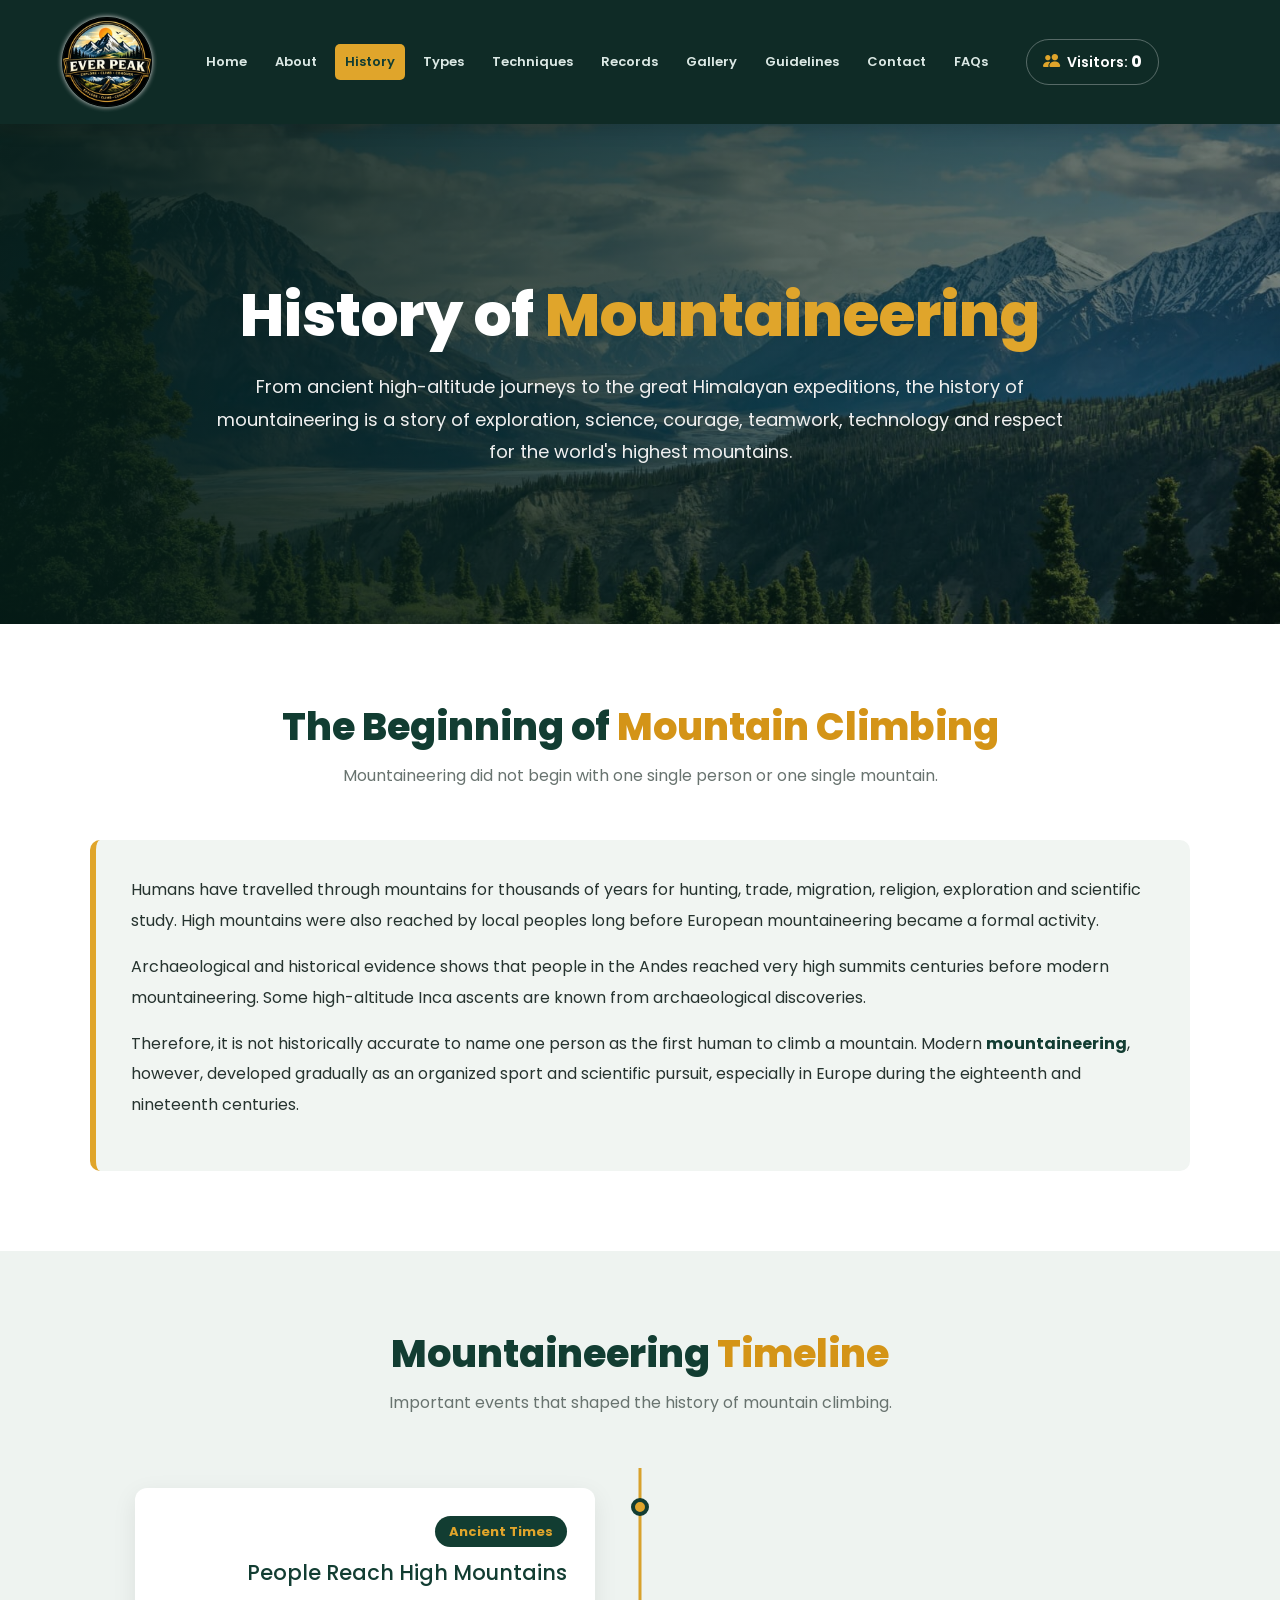
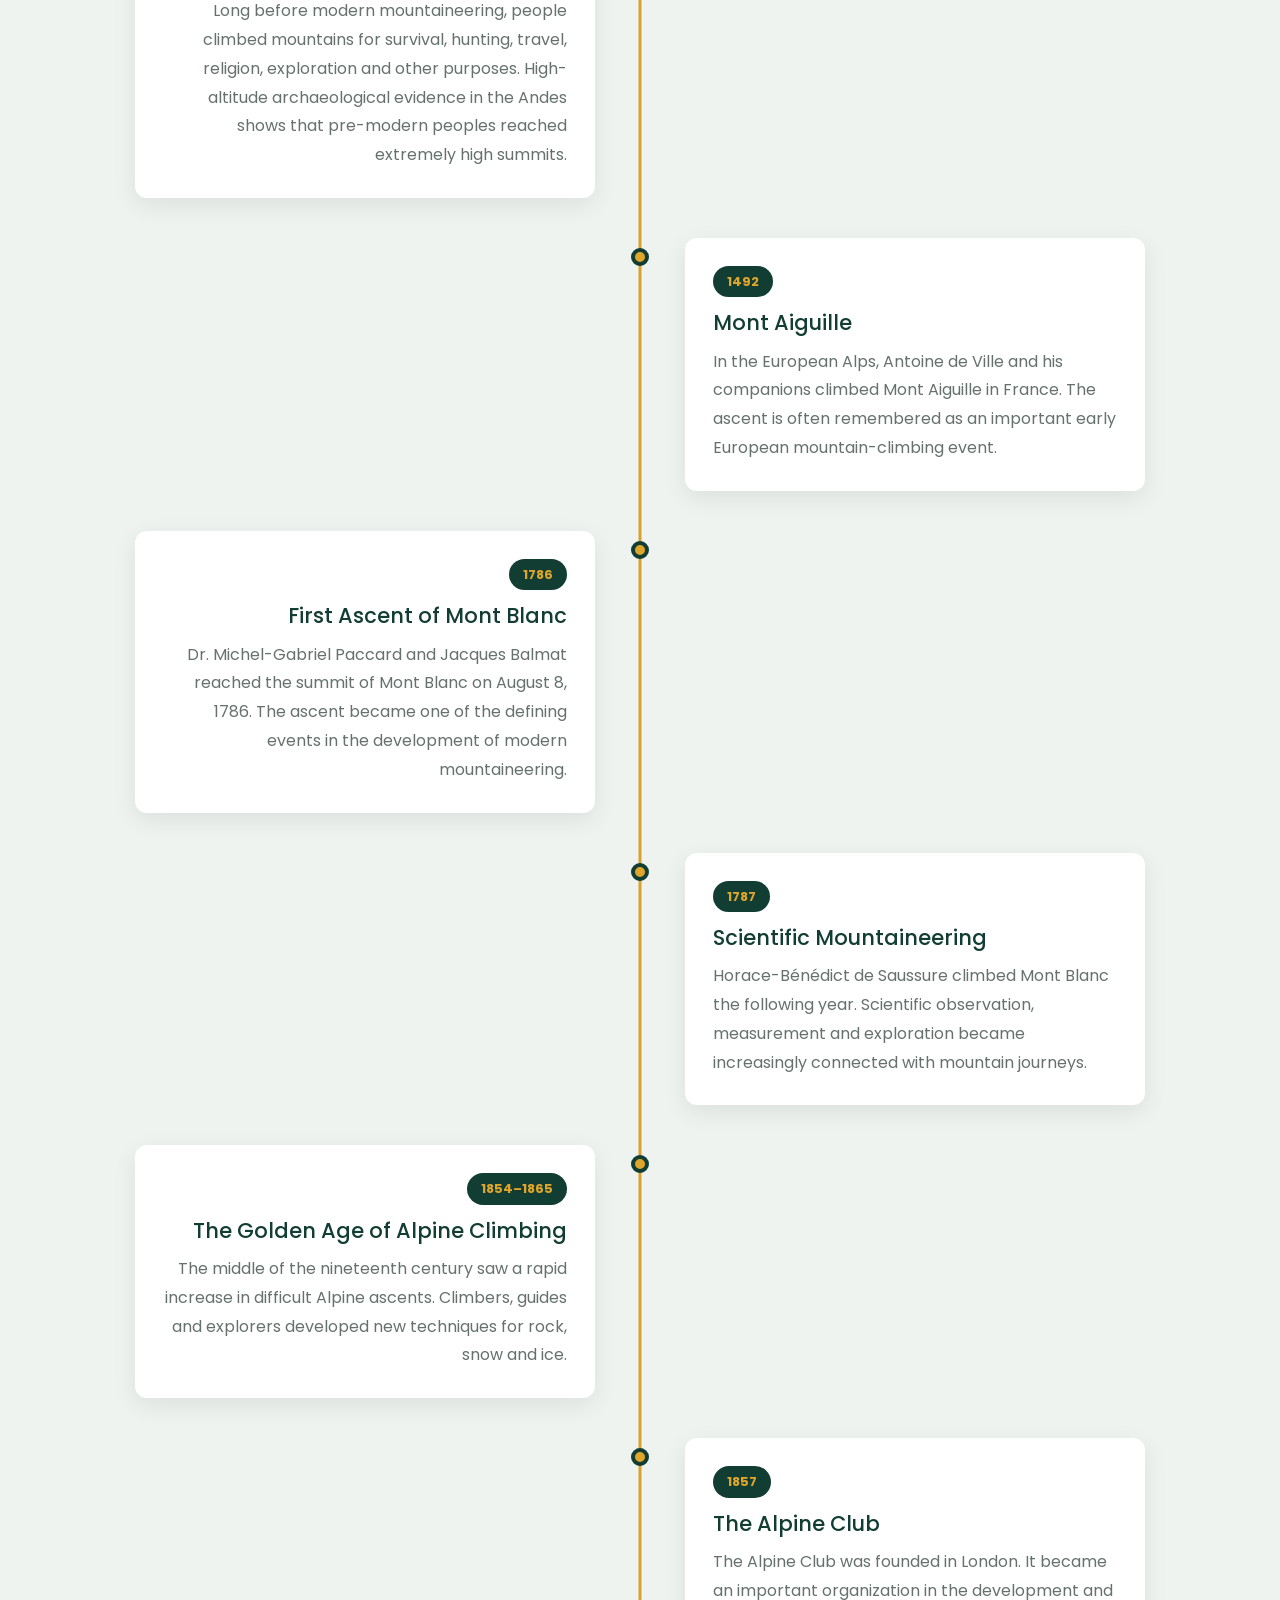
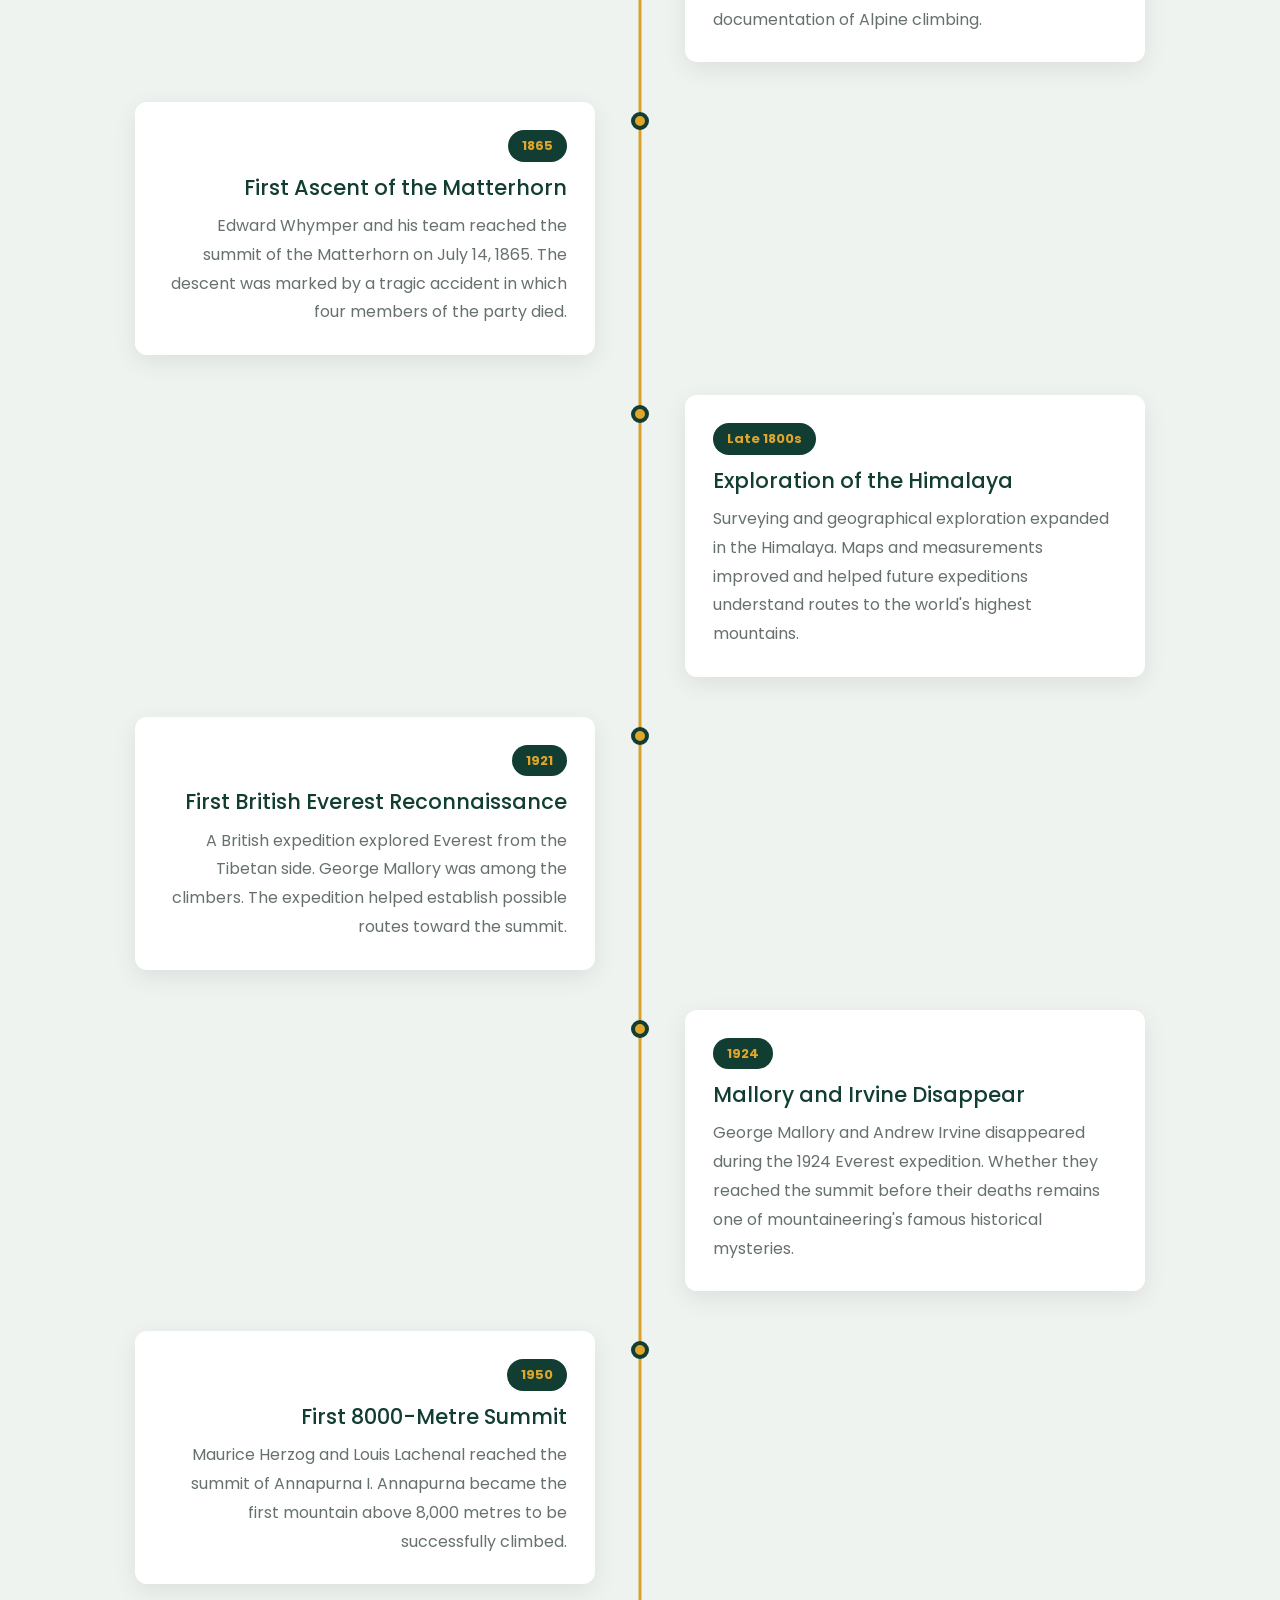
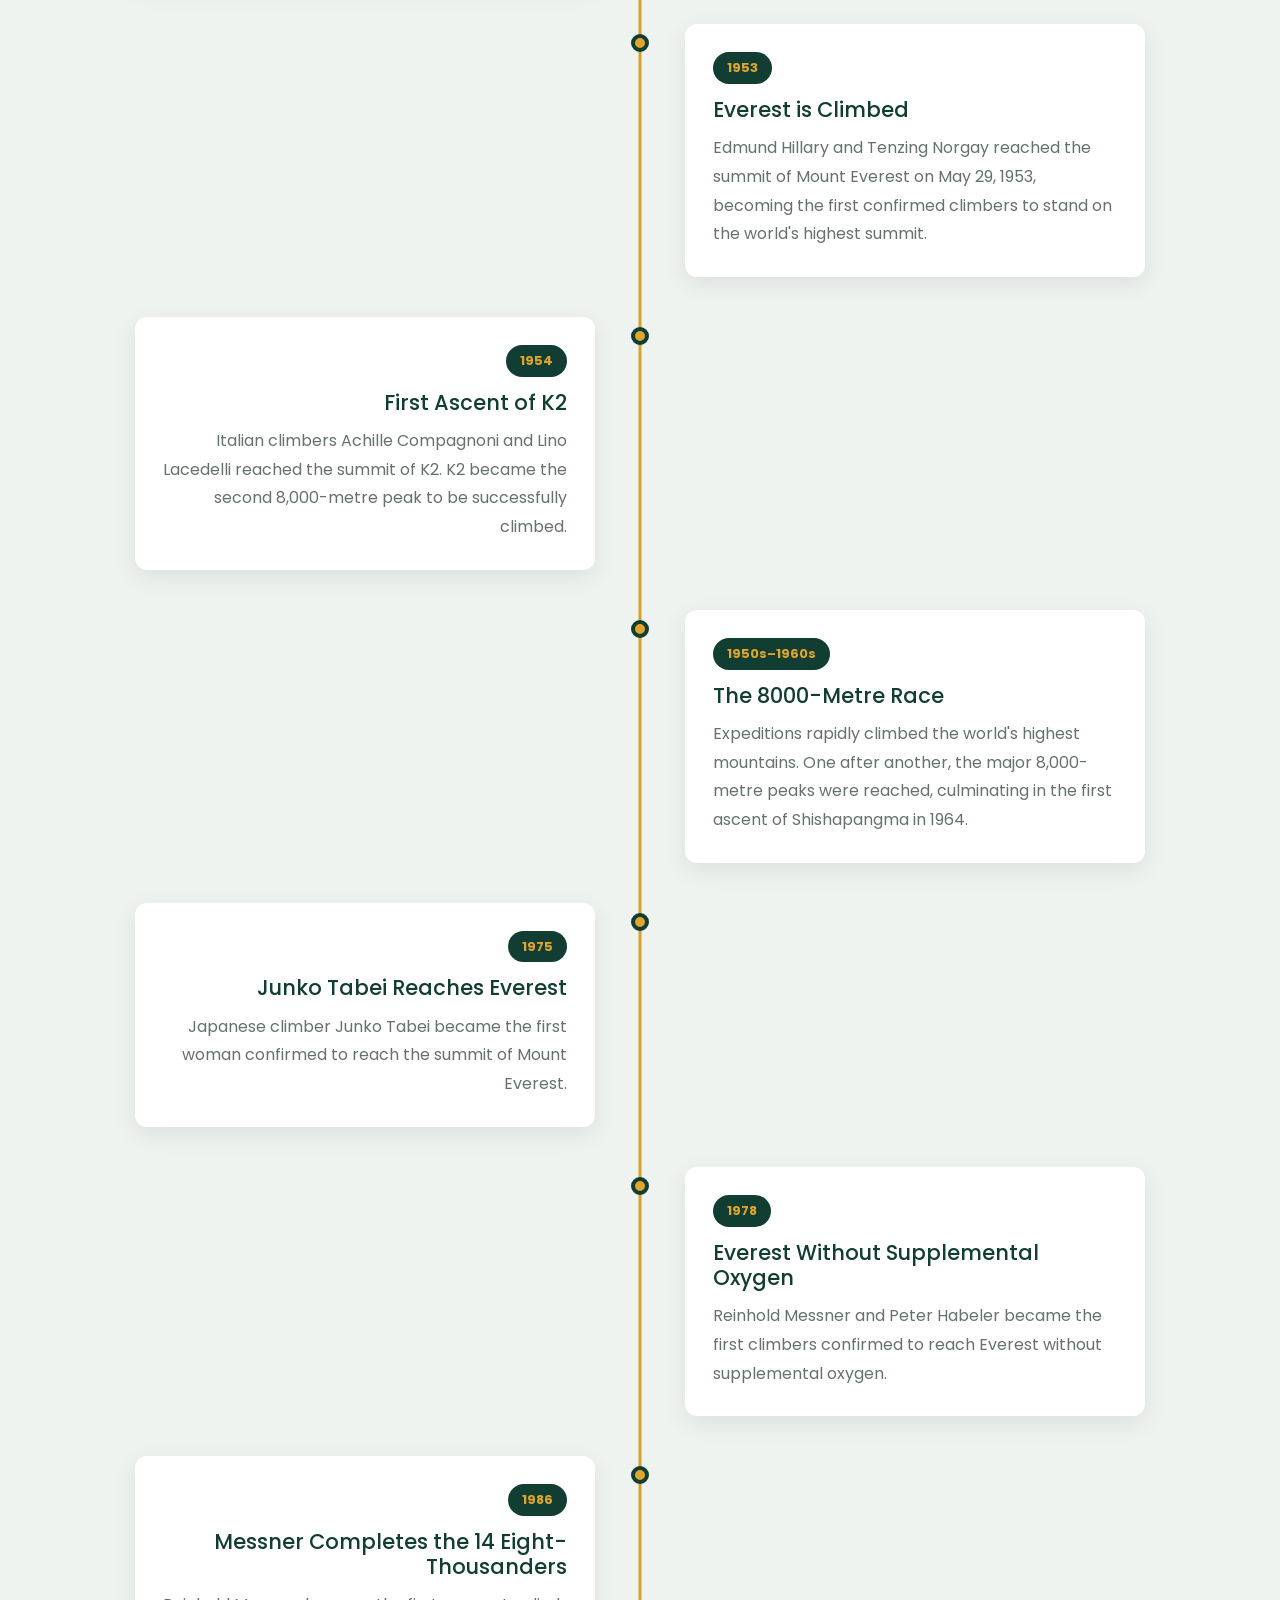
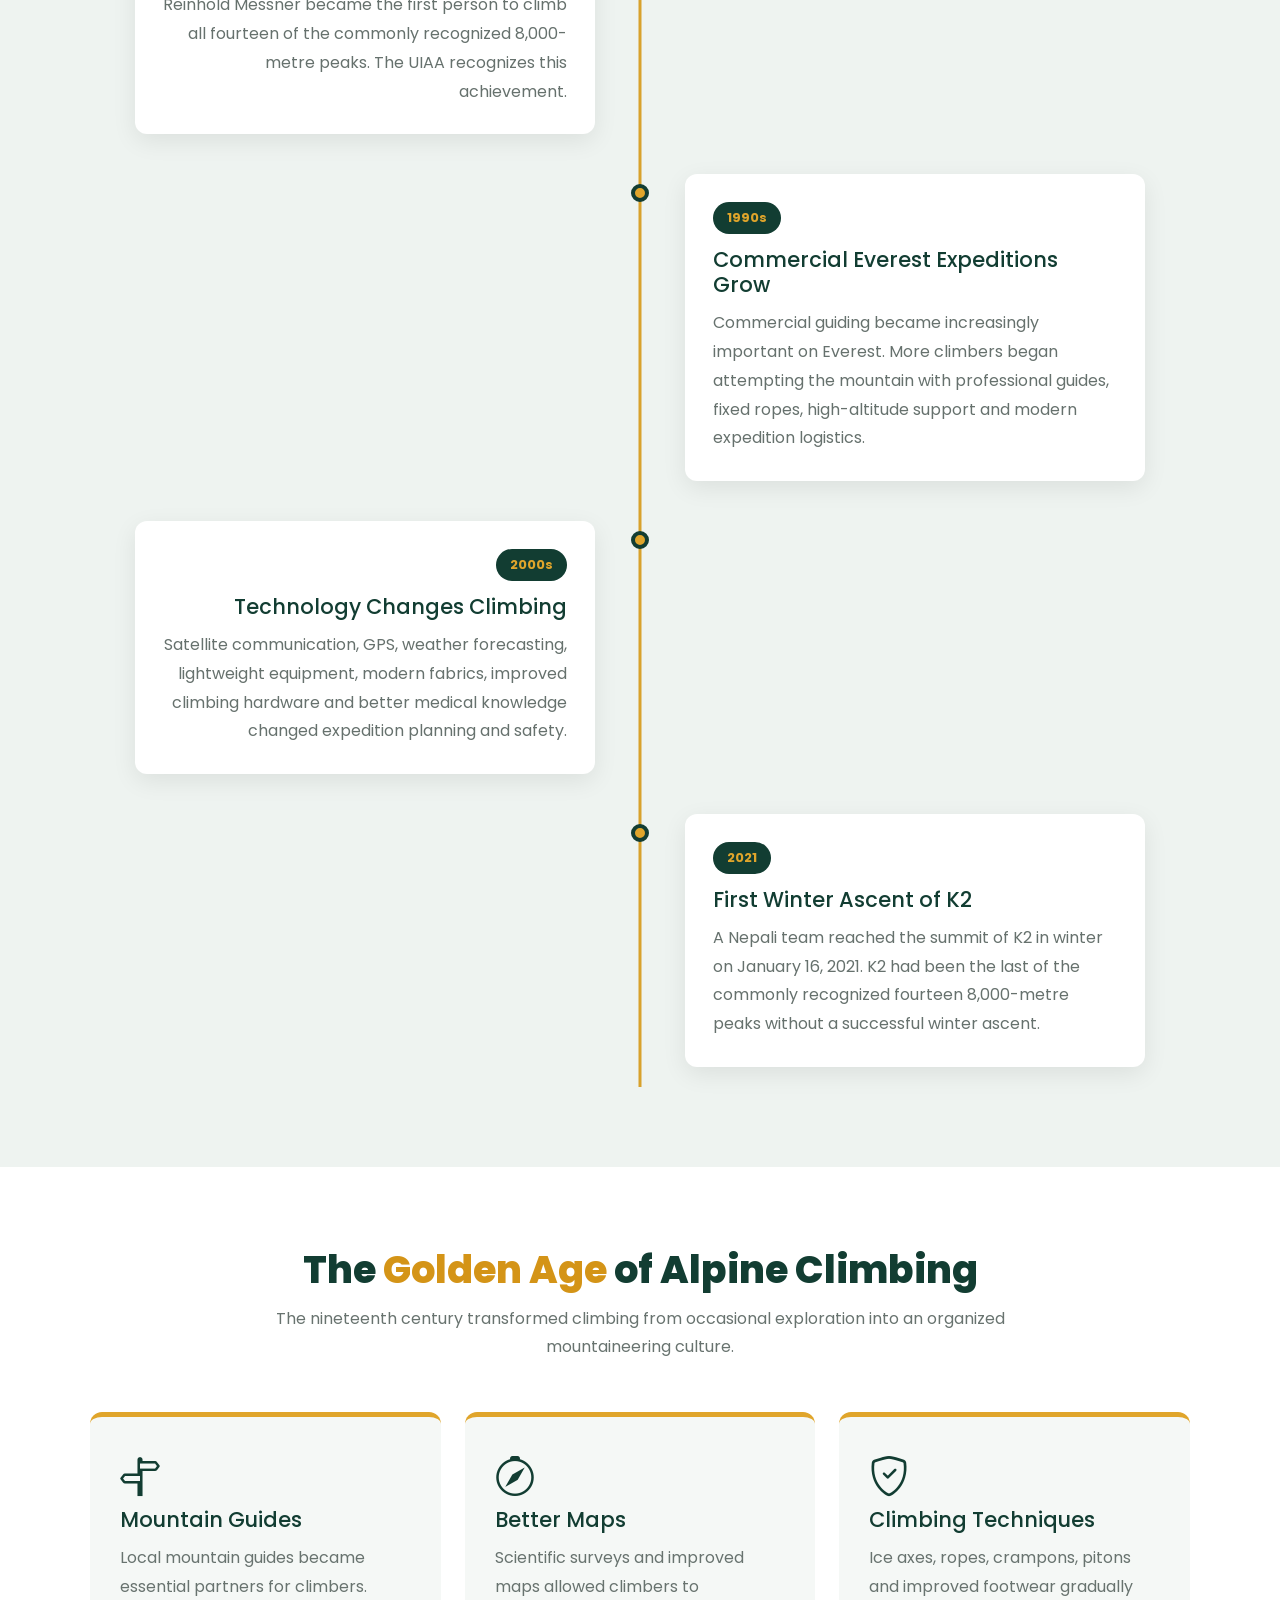
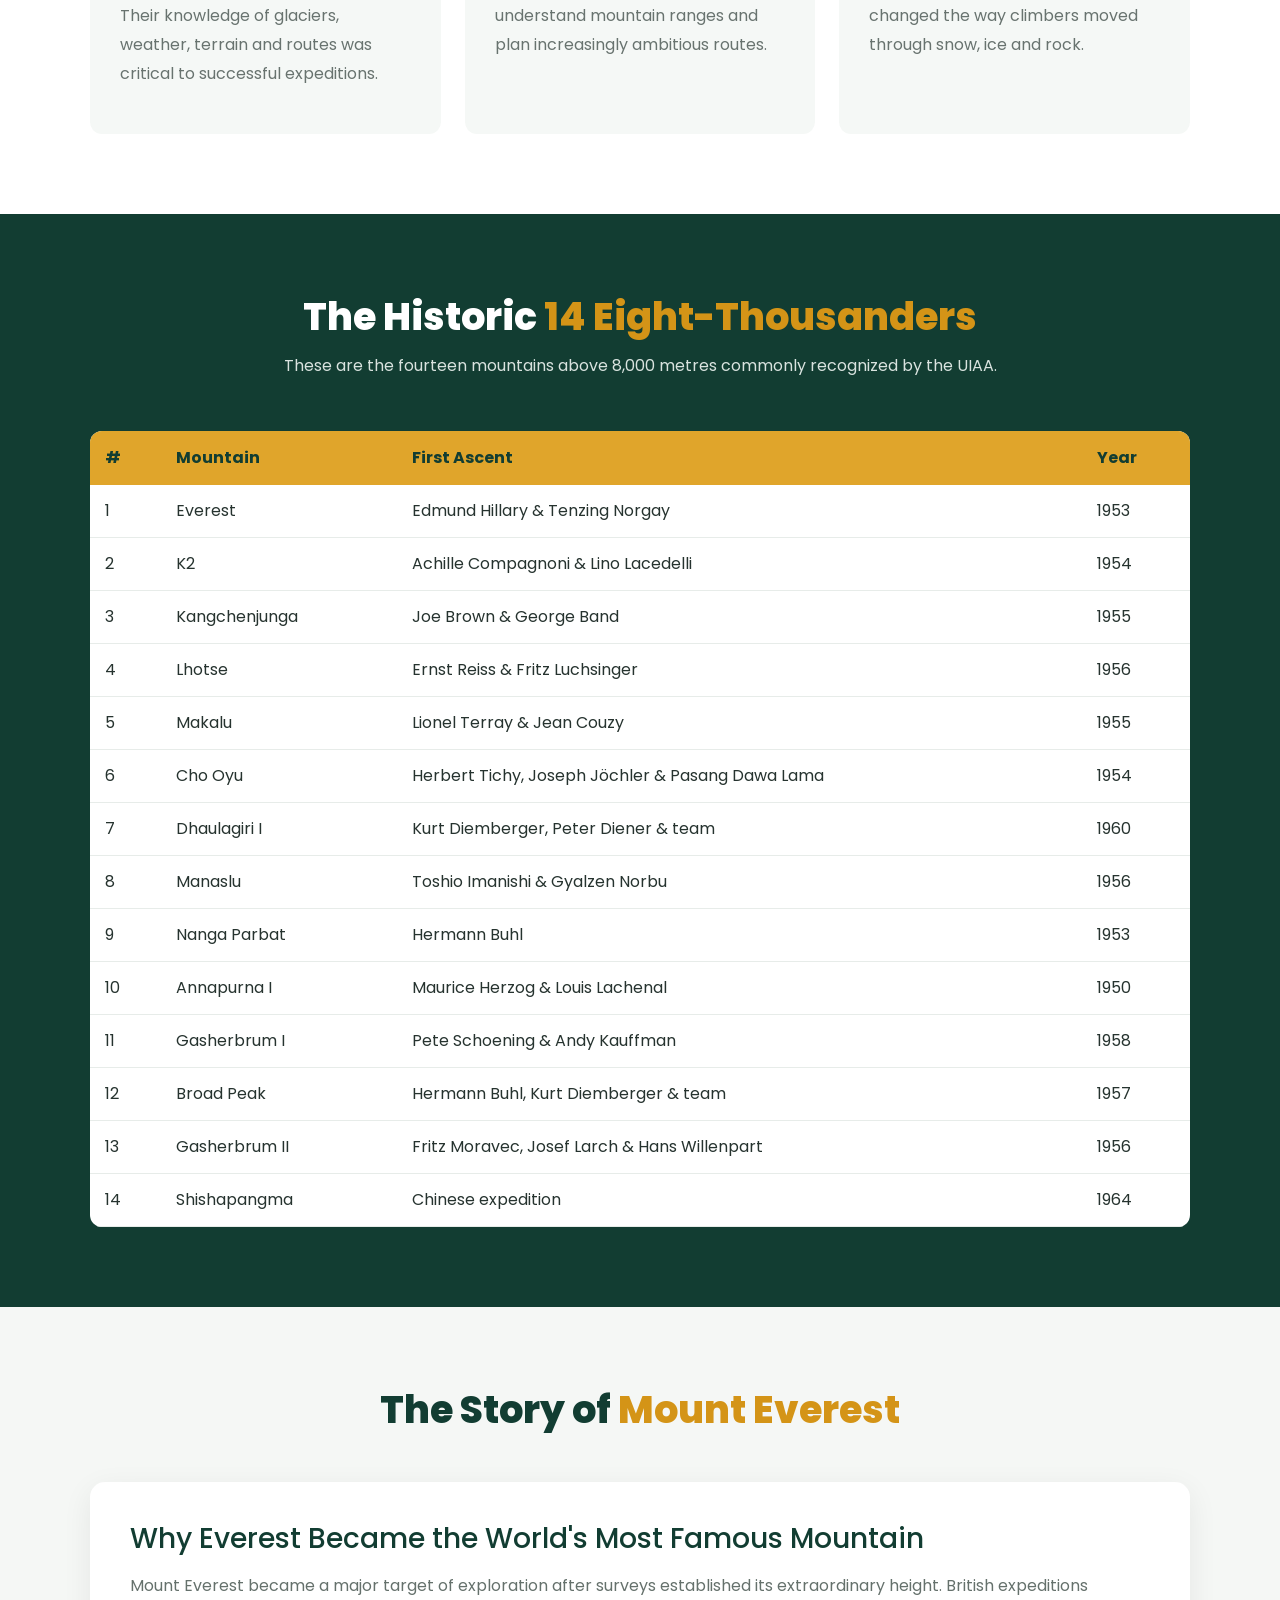
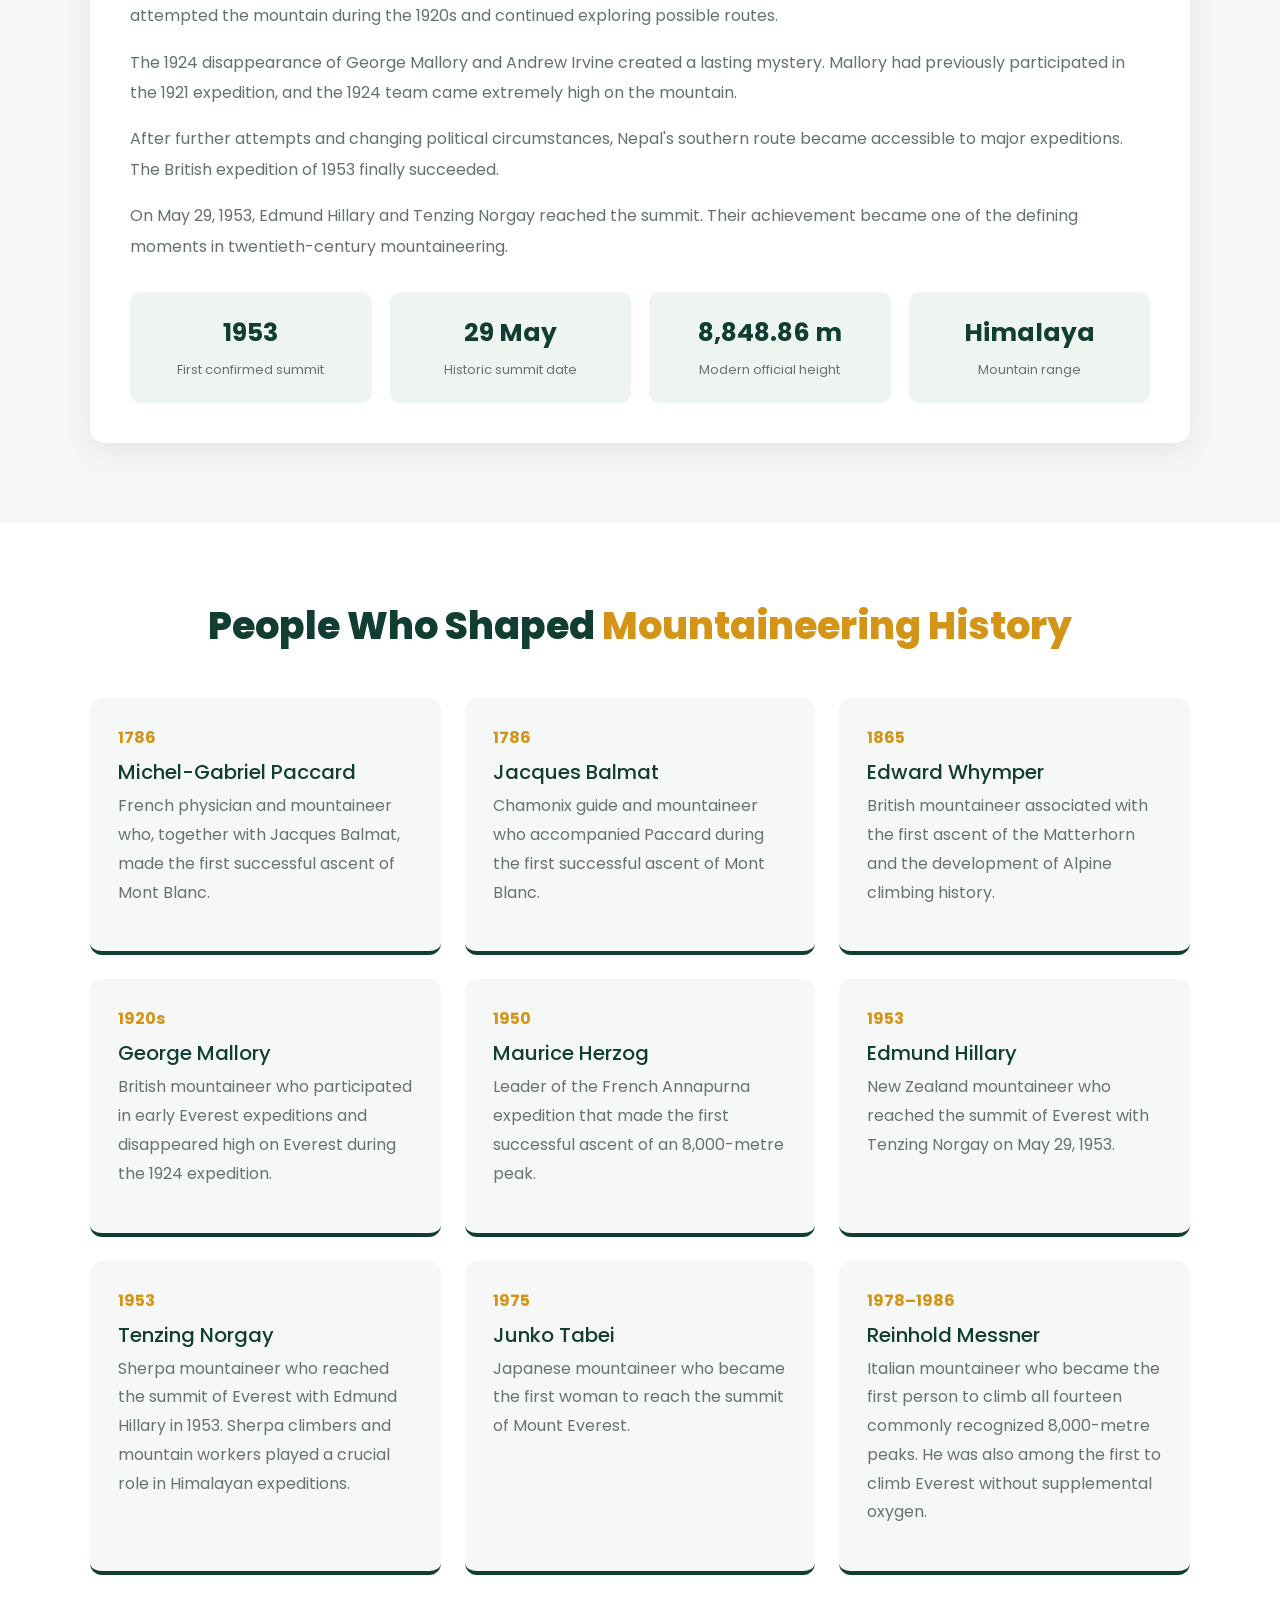
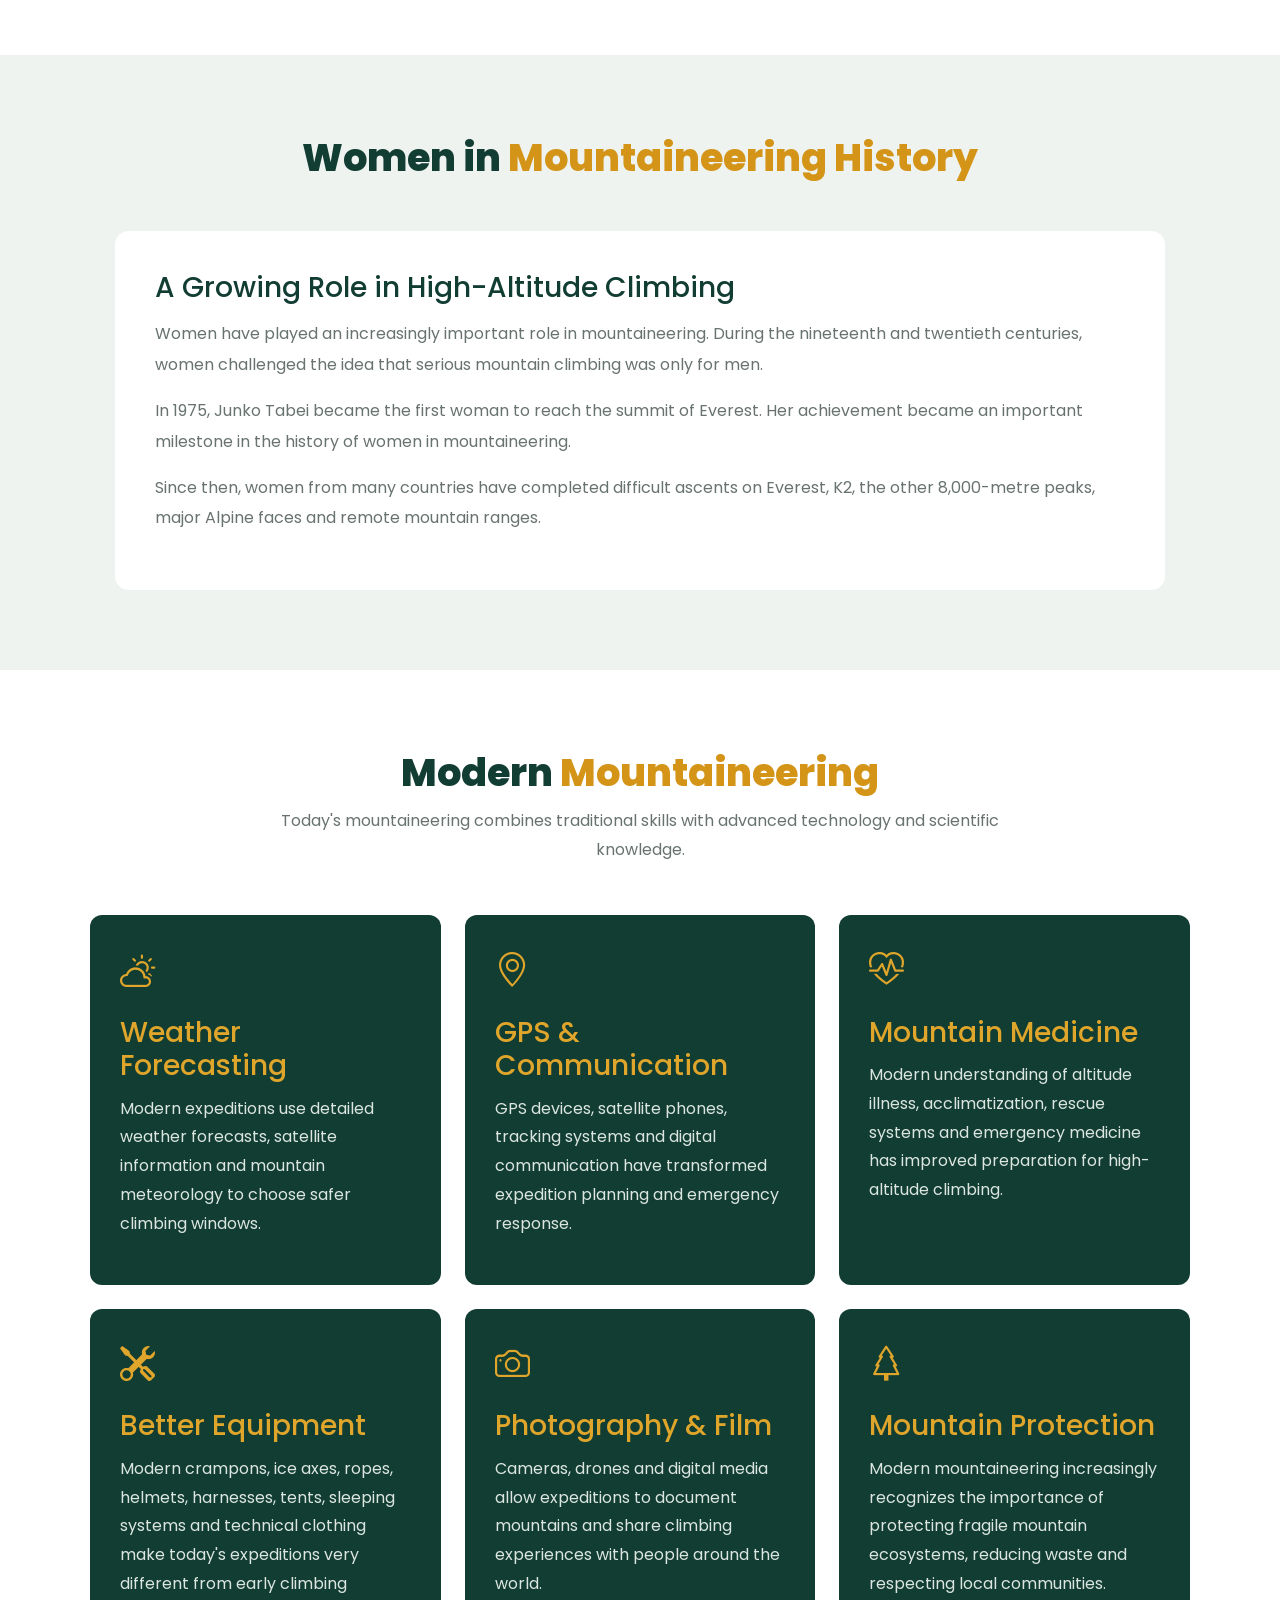
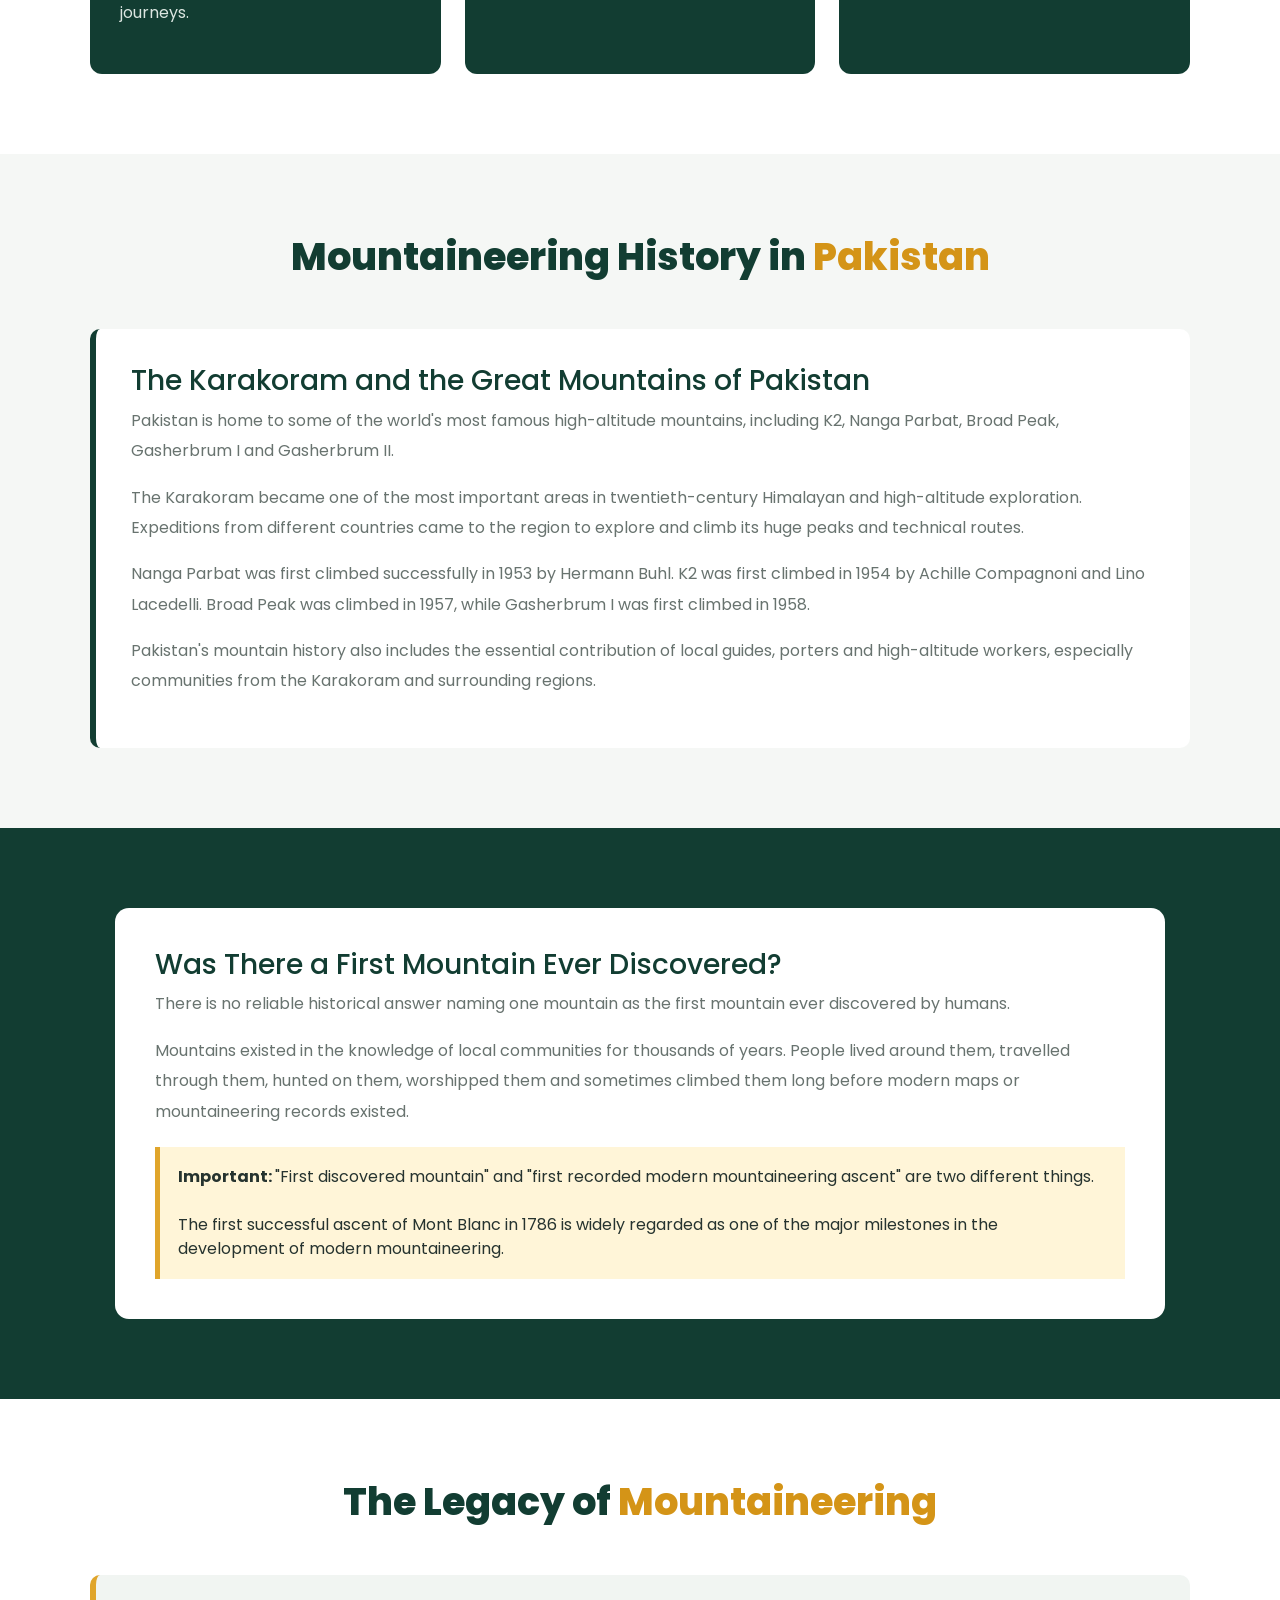
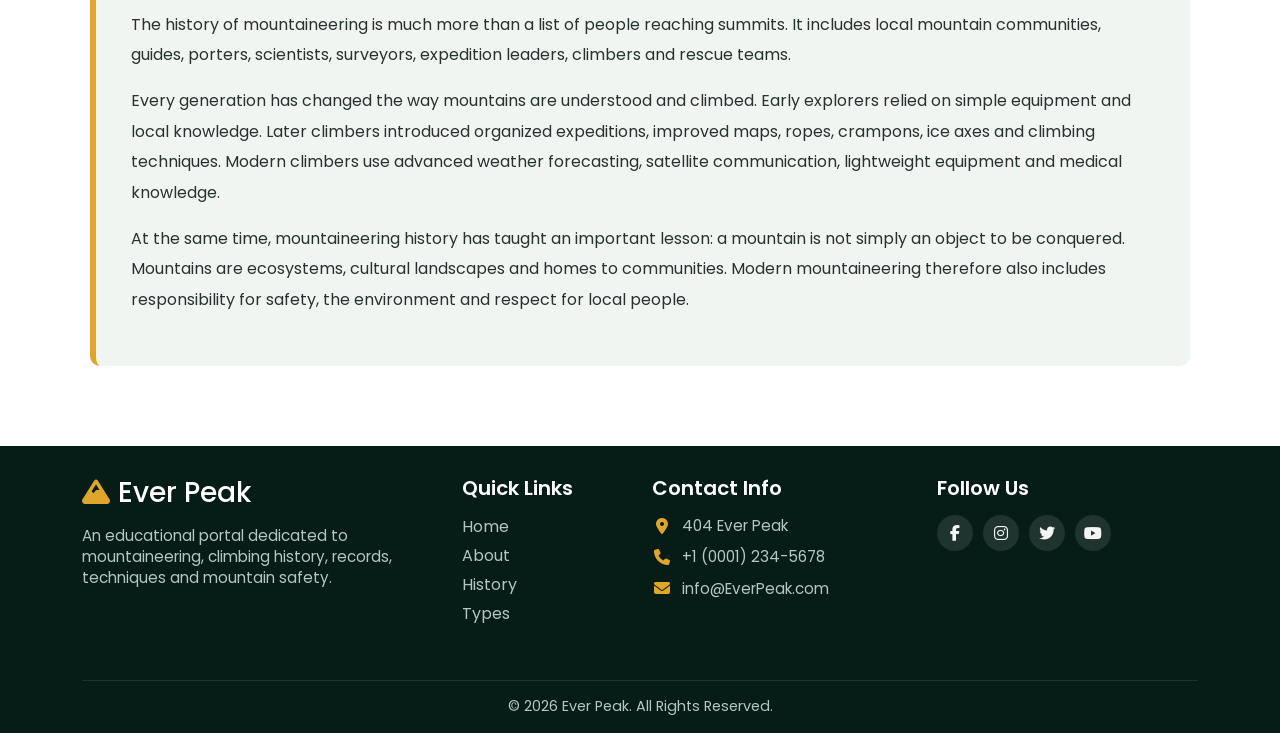
<file: History.html>
<!DOCTYPE html>
<html lang="en">

<head>
    <meta charset="UTF-8">
    <meta name="viewport" content="width=device-width, initial-scale=1.0">

    <title>Ever Peak | Mountaineering History</title>
    <link rel="stylesheet" href="https://cdnjs.cloudflare.com/ajax/libs/font-awesome/6.4.0/css/all.min.css">
    <!-- Bootstrap -->
    <link href="https://cdn.jsdelivr.net/npm/bootstrap@5.3.3/dist/css/bootstrap.min.css" rel="stylesheet">

    <!-- Bootstrap Icons -->
    <link href="https://cdn.jsdelivr.net/npm/bootstrap-icons@1.11.3/font/bootstrap-icons.css" rel="stylesheet">

    <!-- Google Font -->
    <link href="https://fonts.googleapis.com/css2?family=Poppins:wght@300;400;500;600;700;800&display=swap"
        rel="stylesheet">
    <link rel="stylesheet" href="History.css">

</head>


<body>


    <!-- ================= NAVBAR ================= -->

    <nav class="navbar navbar-expand-lg">

        <div class="container-fluid">

            <a class="navbar-brand" href="index.html">
                <img src="logo imag.jpeg" alt="Ever Peak Logo" class="logo-img">

            </a>

            <button class="navbar-toggler" type="button" data-bs-toggle="collapse" data-bs-target="#mainNavbar">

                <span class="navbar-toggler-icon"></span>

            </button>


            <div class="collapse navbar-collapse" id="mainNavbar">

                <ul class="navbar-nav ">

                    <li class="nav-item">
                        <a class="nav-link" href="index.html">Home</a>
                    </li>

                    <li class="nav-item">
                        <a class="nav-link" href="./About.html">About</a>
                    </li>

                    <li class="nav-item">
                        <a class="nav-link active" href="./History.html">History</a>
                    </li>

                    <li class="nav-item">
                        <a class="nav-link" href="./Type.html">Types</a>
                    </li>

                    <li class="nav-item">
                        <a class="nav-link" href="./Techniques.html">Techniques</a>
                    </li>

                    <li class="nav-item">
                        <a class="nav-link" href="./Record.html">Records</a>
                    </li>

                    <li class="nav-item">
                        <a class="nav-link" href="./Gallery.html">Gallery</a>
                    </li>

                    <li class="nav-item">
                        <a class="nav-link" href="./Giudeline.html">Guidelines</a>
                    </li>

                    <li class="nav-item">
                        <a class="nav-link" href="./Contact.html">Contact</a>
                    </li>
                    <li class="nav-item">
                        <a class="nav-link" href="./FAQ.html">FAQs</a>
                    </li>

                </ul>


                <div class="visitor-box">
                    <i class="bi bi-people-fill"></i>
                    Visitors:
                    <span id="visitorCount">0</span>
                </div>

            </div>

        </div>

    </nav>



    <!-- ================= HERO ================= -->

    <section class="history-hero">

        <div>

            <h1>
                History of <span>Mountaineering</span>
            </h1>

            <p>
                From ancient high-altitude journeys to the great Himalayan
                expeditions, the history of mountaineering is a story of
                exploration, science, courage, teamwork, technology and
                respect for the world's highest mountains.
            </p>

        </div>

    </section>



    <!-- ================= INTRO ================= -->

    <section class="section history-intro">

        <div class="section-title">

            <h2>
                The Beginning of <span>Mountain Climbing</span>
            </h2>

            <p>
                Mountaineering did not begin with one single person or one
                single mountain.
            </p>

        </div>


        <div class="intro-box">

            <p>
                Humans have travelled through mountains for thousands of
                years for hunting, trade, migration, religion, exploration
                and scientific study. High mountains were also reached by
                local peoples long before European mountaineering became a
                formal activity.
            </p>

            <p>
                Archaeological and historical evidence shows that people in
                the Andes reached very high summits centuries before modern
                mountaineering. Some high-altitude Inca ascents are known
                from archaeological discoveries.
            </p>

            <p>
                Therefore, it is not historically accurate to name one person
                as the first human to climb a mountain. Modern
                <strong>mountaineering</strong>, however, developed gradually
                as an organized sport and scientific pursuit, especially in
                Europe during the eighteenth and nineteenth centuries.
            </p>

        </div>

    </section>



    <!-- ================= TIMELINE ================= -->

    <section class="section timeline-section">

        <div class="section-title">

            <h2>
                Mountaineering <span>Timeline</span>
            </h2>

            <p>
                Important events that shaped the history of mountain climbing.
            </p>

        </div>


        <div class="timeline">


            <div class="timeline-item">

                <div class="timeline-dot"></div>

                <div class="timeline-card">

                    <span class="year">Ancient Times</span>

                    <h3>People Reach High Mountains</h3>

                    <p>
                        Long before modern mountaineering, people climbed
                        mountains for survival, hunting, travel, religion,
                        exploration and other purposes. High-altitude
                        archaeological evidence in the Andes shows that
                        pre-modern peoples reached extremely high summits.
                    </p>

                </div>

            </div>


            <div class="timeline-item">

                <div class="timeline-dot"></div>

                <div class="timeline-card">

                    <span class="year">1492</span>

                    <h3>Mont Aiguille</h3>

                    <p>
                        In the European Alps, Antoine de Ville and his
                        companions climbed Mont Aiguille in France. The
                        ascent is often remembered as an important early
                        European mountain-climbing event.
                    </p>

                </div>

            </div>


            <div class="timeline-item">

                <div class="timeline-dot"></div>

                <div class="timeline-card">

                    <span class="year">1786</span>

                    <h3>First Ascent of Mont Blanc</h3>

                    <p>
                        Dr. Michel-Gabriel Paccard and Jacques Balmat reached
                        the summit of Mont Blanc on August 8, 1786. The ascent
                        became one of the defining events in the development
                        of modern mountaineering.
                    </p>

                </div>

            </div>


            <div class="timeline-item">

                <div class="timeline-dot"></div>

                <div class="timeline-card">

                    <span class="year">1787</span>

                    <h3>Scientific Mountaineering</h3>

                    <p>
                        Horace-Bénédict de Saussure climbed Mont Blanc the
                        following year. Scientific observation, measurement
                        and exploration became increasingly connected with
                        mountain journeys.
                    </p>

                </div>

            </div>


            <div class="timeline-item">

                <div class="timeline-dot"></div>

                <div class="timeline-card">

                    <span class="year">1854–1865</span>

                    <h3>The Golden Age of Alpine Climbing</h3>

                    <p>
                        The middle of the nineteenth century saw a rapid
                        increase in difficult Alpine ascents. Climbers,
                        guides and explorers developed new techniques for
                        rock, snow and ice.
                    </p>

                </div>

            </div>


            <div class="timeline-item">

                <div class="timeline-dot"></div>

                <div class="timeline-card">

                    <span class="year">1857</span>

                    <h3>The Alpine Club</h3>

                    <p>
                        The Alpine Club was founded in London. It became an
                        important organization in the development and
                        documentation of Alpine climbing.
                    </p>

                </div>

            </div>


            <div class="timeline-item">

                <div class="timeline-dot"></div>

                <div class="timeline-card">

                    <span class="year">1865</span>

                    <h3>First Ascent of the Matterhorn</h3>

                    <p>
                        Edward Whymper and his team reached the summit of the
                        Matterhorn on July 14, 1865. The descent was marked
                        by a tragic accident in which four members of the
                        party died.
                    </p>

                </div>

            </div>


            <div class="timeline-item">

                <div class="timeline-dot"></div>

                <div class="timeline-card">

                    <span class="year">Late 1800s</span>

                    <h3>Exploration of the Himalaya</h3>

                    <p>
                        Surveying and geographical exploration expanded in
                        the Himalaya. Maps and measurements improved and
                        helped future expeditions understand routes to the
                        world's highest mountains.
                    </p>

                </div>

            </div>


            <div class="timeline-item">

                <div class="timeline-dot"></div>

                <div class="timeline-card">

                    <span class="year">1921</span>

                    <h3>First British Everest Reconnaissance</h3>

                    <p>
                        A British expedition explored Everest from the
                        Tibetan side. George Mallory was among the climbers.
                        The expedition helped establish possible routes
                        toward the summit.
                    </p>

                </div>

            </div>


            <div class="timeline-item">

                <div class="timeline-dot"></div>

                <div class="timeline-card">

                    <span class="year">1924</span>

                    <h3>Mallory and Irvine Disappear</h3>

                    <p>
                        George Mallory and Andrew Irvine disappeared during
                        the 1924 Everest expedition. Whether they reached the
                        summit before their deaths remains one of
                        mountaineering's famous historical mysteries.
                    </p>

                </div>

            </div>


            <div class="timeline-item">

                <div class="timeline-dot"></div>

                <div class="timeline-card">

                    <span class="year">1950</span>

                    <h3>First 8000-Metre Summit</h3>

                    <p>
                        Maurice Herzog and Louis Lachenal reached the summit
                        of Annapurna I. Annapurna became the first mountain
                        above 8,000 metres to be successfully climbed.
                    </p>

                </div>

            </div>


            <div class="timeline-item">

                <div class="timeline-dot"></div>

                <div class="timeline-card">

                    <span class="year">1953</span>

                    <h3>Everest is Climbed</h3>

                    <p>
                        Edmund Hillary and Tenzing Norgay reached the summit
                        of Mount Everest on May 29, 1953, becoming the first
                        confirmed climbers to stand on the world's highest
                        summit.
                    </p>

                </div>

            </div>


            <div class="timeline-item">

                <div class="timeline-dot"></div>

                <div class="timeline-card">

                    <span class="year">1954</span>

                    <h3>First Ascent of K2</h3>

                    <p>
                        Italian climbers Achille Compagnoni and Lino Lacedelli
                        reached the summit of K2. K2 became the second
                        8,000-metre peak to be successfully climbed.
                    </p>

                </div>

            </div>


            <div class="timeline-item">

                <div class="timeline-dot"></div>

                <div class="timeline-card">

                    <span class="year">1950s–1960s</span>

                    <h3>The 8000-Metre Race</h3>

                    <p>
                        Expeditions rapidly climbed the world's highest
                        mountains. One after another, the major 8,000-metre
                        peaks were reached, culminating in the first ascent of
                        Shishapangma in 1964.
                    </p>

                </div>

            </div>


            <div class="timeline-item">

                <div class="timeline-dot"></div>

                <div class="timeline-card">

                    <span class="year">1975</span>

                    <h3>Junko Tabei Reaches Everest</h3>

                    <p>
                        Japanese climber Junko Tabei became the first woman
                        confirmed to reach the summit of Mount Everest.
                    </p>

                </div>

            </div>


            <div class="timeline-item">

                <div class="timeline-dot"></div>

                <div class="timeline-card">

                    <span class="year">1978</span>

                    <h3>Everest Without Supplemental Oxygen</h3>

                    <p>
                        Reinhold Messner and Peter Habeler became the first
                        climbers confirmed to reach Everest without
                        supplemental oxygen.
                    </p>

                </div>

            </div>


            <div class="timeline-item">

                <div class="timeline-dot"></div>

                <div class="timeline-card">

                    <span class="year">1986</span>

                    <h3>Messner Completes the 14 Eight-Thousanders</h3>

                    <p>
                        Reinhold Messner became the first person to climb all
                        fourteen of the commonly recognized 8,000-metre peaks.
                        The UIAA recognizes this achievement.
                    </p>

                </div>

            </div>


            <div class="timeline-item">

                <div class="timeline-dot"></div>

                <div class="timeline-card">

                    <span class="year">1990s</span>

                    <h3>Commercial Everest Expeditions Grow</h3>

                    <p>
                        Commercial guiding became increasingly important on
                        Everest. More climbers began attempting the mountain
                        with professional guides, fixed ropes, high-altitude
                        support and modern expedition logistics.
                    </p>

                </div>

            </div>


            <div class="timeline-item">

                <div class="timeline-dot"></div>

                <div class="timeline-card">

                    <span class="year">2000s</span>

                    <h3>Technology Changes Climbing</h3>

                    <p>
                        Satellite communication, GPS, weather forecasting,
                        lightweight equipment, modern fabrics, improved
                        climbing hardware and better medical knowledge
                        changed expedition planning and safety.
                    </p>

                </div>

            </div>


            <div class="timeline-item">

                <div class="timeline-dot"></div>

                <div class="timeline-card">

                    <span class="year">2021</span>

                    <h3>First Winter Ascent of K2</h3>

                    <p>
                        A Nepali team reached the summit of K2 in winter on
                        January 16, 2021. K2 had been the last of the
                        commonly recognized fourteen 8,000-metre peaks without
                        a successful winter ascent.
                    </p>

                </div>

            </div>

        </div>

    </section>



    <!-- ================= GOLDEN AGE ================= -->

    <section class="section golden-section">

        <div class="section-title">

            <h2>
                The <span>Golden Age</span> of Alpine Climbing
            </h2>

            <p>
                The nineteenth century transformed climbing from occasional
                exploration into an organized mountaineering culture.
            </p>

        </div>


        <div class="row g-4">


            <div class="col-lg-4">

                <div class="history-card">

                    <i class="bi bi-signpost-split"></i>

                    <h3>Mountain Guides</h3>

                    <p>
                        Local mountain guides became essential partners for
                        climbers. Their knowledge of glaciers, weather,
                        terrain and routes was critical to successful
                        expeditions.
                    </p>

                </div>

            </div>


            <div class="col-lg-4">

                <div class="history-card">

                    <i class="bi bi-compass"></i>

                    <h3>Better Maps</h3>

                    <p>
                        Scientific surveys and improved maps allowed
                        climbers to understand mountain ranges and plan
                        increasingly ambitious routes.
                    </p>

                </div>

            </div>


            <div class="col-lg-4">

                <div class="history-card">

                    <i class="bi bi-shield-check"></i>

                    <h3>Climbing Techniques</h3>

                    <p>
                        Ice axes, ropes, crampons, pitons and improved
                        footwear gradually changed the way climbers moved
                        through snow, ice and rock.
                    </p>

                </div>

            </div>

        </div>

    </section>



    <!-- ================= 8000M PEAKS ================= -->

    <section class="section eight-section">

        <div class="section-title">

            <h2>
                The Historic <span>14 Eight-Thousanders</span>
            </h2>

            <p>
                These are the fourteen mountains above 8,000 metres commonly
                recognized by the UIAA.
            </p>

        </div>


        <div class="peak-table">

            <table>

                <thead>

                    <tr>
                        <th>#</th>
                        <th>Mountain</th>
                        <th>First Ascent</th>
                        <th>Year</th>
                    </tr>

                </thead>


                <tbody>

                    <tr>
                        <td>1</td>
                        <td>Everest</td>
                        <td>Edmund Hillary & Tenzing Norgay</td>
                        <td>1953</td>
                    </tr>

                    <tr>
                        <td>2</td>
                        <td>K2</td>
                        <td>Achille Compagnoni & Lino Lacedelli</td>
                        <td>1954</td>
                    </tr>

                    <tr>
                        <td>3</td>
                        <td>Kangchenjunga</td>
                        <td>Joe Brown & George Band</td>
                        <td>1955</td>
                    </tr>

                    <tr>
                        <td>4</td>
                        <td>Lhotse</td>
                        <td>Ernst Reiss & Fritz Luchsinger</td>
                        <td>1956</td>
                    </tr>

                    <tr>
                        <td>5</td>
                        <td>Makalu</td>
                        <td>Lionel Terray & Jean Couzy</td>
                        <td>1955</td>
                    </tr>

                    <tr>
                        <td>6</td>
                        <td>Cho Oyu</td>
                        <td>Herbert Tichy, Joseph Jöchler & Pasang Dawa Lama</td>
                        <td>1954</td>
                    </tr>

                    <tr>
                        <td>7</td>
                        <td>Dhaulagiri I</td>
                        <td>Kurt Diemberger, Peter Diener & team</td>
                        <td>1960</td>
                    </tr>

                    <tr>
                        <td>8</td>
                        <td>Manaslu</td>
                        <td>Toshio Imanishi & Gyalzen Norbu</td>
                        <td>1956</td>
                    </tr>

                    <tr>
                        <td>9</td>
                        <td>Nanga Parbat</td>
                        <td>Hermann Buhl</td>
                        <td>1953</td>
                    </tr>

                    <tr>
                        <td>10</td>
                        <td>Annapurna I</td>
                        <td>Maurice Herzog & Louis Lachenal</td>
                        <td>1950</td>
                    </tr>

                    <tr>
                        <td>11</td>
                        <td>Gasherbrum I</td>
                        <td>Pete Schoening & Andy Kauffman</td>
                        <td>1958</td>
                    </tr>

                    <tr>
                        <td>12</td>
                        <td>Broad Peak</td>
                        <td>Hermann Buhl, Kurt Diemberger & team</td>
                        <td>1957</td>
                    </tr>

                    <tr>
                        <td>13</td>
                        <td>Gasherbrum II</td>
                        <td>Fritz Moravec, Josef Larch & Hans Willenpart</td>
                        <td>1956</td>
                    </tr>

                    <tr>
                        <td>14</td>
                        <td>Shishapangma</td>
                        <td>Chinese expedition</td>
                        <td>1964</td>
                    </tr>

                </tbody>

            </table>

        </div>

    </section>



    <!-- ================= EVEREST ================= -->

    <section class="section everest-section">

        <div class="section-title">

            <h2>
                The Story of <span>Mount Everest</span>
            </h2>

        </div>


        <div class="everest-box">

            <h3>Why Everest Became the World's Most Famous Mountain</h3>

            <p>
                Mount Everest became a major target of exploration after
                surveys established its extraordinary height. British
                expeditions attempted the mountain during the 1920s and
                continued exploring possible routes.
            </p>

            <p>
                The 1924 disappearance of George Mallory and Andrew Irvine
                created a lasting mystery. Mallory had previously participated
                in the 1921 expedition, and the 1924 team came extremely high
                on the mountain.
            </p>

            <p>
                After further attempts and changing political circumstances,
                Nepal's southern route became accessible to major expeditions.
                The British expedition of 1953 finally succeeded.
            </p>

            <p>
                On May 29, 1953, Edmund Hillary and Tenzing Norgay reached
                the summit. Their achievement became one of the defining
                moments in twentieth-century mountaineering.
            </p>


            <div class="fact-grid">

                <div class="fact">
                    <strong>1953</strong>
                    <span>First confirmed summit</span>
                </div>

                <div class="fact">
                    <strong>29 May</strong>
                    <span>Historic summit date</span>
                </div>

                <div class="fact">
                    <strong>8,848.86 m</strong>
                    <span>Modern official height</span>
                </div>

                <div class="fact">
                    <strong>Himalaya</strong>
                    <span>Mountain range</span>
                </div>

            </div>

        </div>

    </section>



    <!-- ================= IMPORTANT PEOPLE ================= -->

    <section class="section people-section">

        <div class="section-title">

            <h2>
                People Who Shaped <span>Mountaineering History</span>
            </h2>

        </div>


        <div class="row g-4">


            <div class="col-lg-4 col-md-6">

                <div class="person-card">

                    <div class="date">1786</div>

                    <h3>Michel-Gabriel Paccard</h3>

                    <p>
                        French physician and mountaineer who, together with
                        Jacques Balmat, made the first successful ascent of
                        Mont Blanc.
                    </p>

                </div>

            </div>


            <div class="col-lg-4 col-md-6">

                <div class="person-card">

                    <div class="date">1786</div>

                    <h3>Jacques Balmat</h3>

                    <p>
                        Chamonix guide and mountaineer who accompanied
                        Paccard during the first successful ascent of
                        Mont Blanc.
                    </p>

                </div>

            </div>


            <div class="col-lg-4 col-md-6">

                <div class="person-card">

                    <div class="date">1865</div>

                    <h3>Edward Whymper</h3>

                    <p>
                        British mountaineer associated with the first ascent
                        of the Matterhorn and the development of Alpine
                        climbing history.
                    </p>

                </div>

            </div>


            <div class="col-lg-4 col-md-6">

                <div class="person-card">

                    <div class="date">1920s</div>

                    <h3>George Mallory</h3>

                    <p>
                        British mountaineer who participated in early Everest
                        expeditions and disappeared high on Everest during
                        the 1924 expedition.
                    </p>

                </div>

            </div>


            <div class="col-lg-4 col-md-6">

                <div class="person-card">

                    <div class="date">1950</div>

                    <h3>Maurice Herzog</h3>

                    <p>
                        Leader of the French Annapurna expedition that made
                        the first successful ascent of an 8,000-metre peak.
                    </p>

                </div>

            </div>


            <div class="col-lg-4 col-md-6">

                <div class="person-card">

                    <div class="date">1953</div>

                    <h3>Edmund Hillary</h3>

                    <p>
                        New Zealand mountaineer who reached the summit of
                        Everest with Tenzing Norgay on May 29, 1953.
                    </p>

                </div>

            </div>


            <div class="col-lg-4 col-md-6">

                <div class="person-card">

                    <div class="date">1953</div>

                    <h3>Tenzing Norgay</h3>

                    <p>
                        Sherpa mountaineer who reached the summit of Everest
                        with Edmund Hillary in 1953. Sherpa climbers and
                        mountain workers played a crucial role in Himalayan
                        expeditions.
                    </p>

                </div>

            </div>


            <div class="col-lg-4 col-md-6">

                <div class="person-card">

                    <div class="date">1975</div>

                    <h3>Junko Tabei</h3>

                    <p>
                        Japanese mountaineer who became the first woman to
                        reach the summit of Mount Everest.
                    </p>

                </div>

            </div>


            <div class="col-lg-4 col-md-6">

                <div class="person-card">

                    <div class="date">1978–1986</div>

                    <h3>Reinhold Messner</h3>

                    <p>
                        Italian mountaineer who became the first person to
                        climb all fourteen commonly recognized 8,000-metre
                        peaks. He was also among the first to climb Everest
                        without supplemental oxygen.
                    </p>

                </div>

            </div>

        </div>

    </section>



    <!-- ================= WOMEN ================= -->

    <section class="section women-section">

        <div class="section-title">

            <h2>
                Women in <span>Mountaineering History</span>
            </h2>

        </div>


        <div class="women-box">

            <h3>A Growing Role in High-Altitude Climbing</h3>

            <p>
                Women have played an increasingly important role in
                mountaineering. During the nineteenth and twentieth
                centuries, women challenged the idea that serious mountain
                climbing was only for men.
            </p>

            <p>
                In 1975, Junko Tabei became the first woman to reach the
                summit of Everest. Her achievement became an important
                milestone in the history of women in mountaineering.
            </p>

            <p>
                Since then, women from many countries have completed
                difficult ascents on Everest, K2, the other 8,000-metre
                peaks, major Alpine faces and remote mountain ranges.
            </p>

        </div>

    </section>



    <!-- ================= MODERN ================= -->

    <section class="section modern-section">

        <div class="section-title">

            <h2>
                Modern <span>Mountaineering</span>
            </h2>

            <p>
                Today's mountaineering combines traditional skills with
                advanced technology and scientific knowledge.
            </p>

        </div>


        <div class="row g-4">


            <div class="col-lg-4">

                <div class="modern-card">

                    <i class="bi bi-cloud-sun"></i>

                    <h3>Weather Forecasting</h3>

                    <p>
                        Modern expeditions use detailed weather forecasts,
                        satellite information and mountain meteorology to
                        choose safer climbing windows.
                    </p>

                </div>

            </div>


            <div class="col-lg-4">

                <div class="modern-card">

                    <i class="bi bi-geo-alt"></i>

                    <h3>GPS & Communication</h3>

                    <p>
                        GPS devices, satellite phones, tracking systems and
                        digital communication have transformed expedition
                        planning and emergency response.
                    </p>

                </div>

            </div>


            <div class="col-lg-4">

                <div class="modern-card">

                    <i class="bi bi-heart-pulse"></i>

                    <h3>Mountain Medicine</h3>

                    <p>
                        Modern understanding of altitude illness,
                        acclimatization, rescue systems and emergency
                        medicine has improved preparation for high-altitude
                        climbing.
                    </p>

                </div>

            </div>


            <div class="col-lg-4">

                <div class="modern-card">

                    <i class="bi bi-tools"></i>

                    <h3>Better Equipment</h3>

                    <p>
                        Modern crampons, ice axes, ropes, helmets,
                        harnesses, tents, sleeping systems and technical
                        clothing make today's expeditions very different
                        from early climbing journeys.
                    </p>

                </div>

            </div>


            <div class="col-lg-4">

                <div class="modern-card">

                    <i class="bi bi-camera"></i>

                    <h3>Photography & Film</h3>

                    <p>
                        Cameras, drones and digital media allow expeditions
                        to document mountains and share climbing experiences
                        with people around the world.
                    </p>

                </div>

            </div>


            <div class="col-lg-4">

                <div class="modern-card">

                    <i class="bi bi-tree"></i>

                    <h3>Mountain Protection</h3>

                    <p>
                        Modern mountaineering increasingly recognizes the
                        importance of protecting fragile mountain ecosystems,
                        reducing waste and respecting local communities.
                    </p>

                </div>

            </div>

        </div>

    </section>



    <!-- ================= PAKISTAN ================= -->

    <section class="section pakistan-section">

        <div class="section-title">

            <h2>
                Mountaineering History in <span>Pakistan</span>
            </h2>

        </div>


        <div class="pakistan-box">

            <h3>The Karakoram and the Great Mountains of Pakistan</h3>

            <p>
                Pakistan is home to some of the world's most famous
                high-altitude mountains, including K2, Nanga Parbat,
                Broad Peak, Gasherbrum I and Gasherbrum II.
            </p>

            <p>
                The Karakoram became one of the most important areas in
                twentieth-century Himalayan and high-altitude exploration.
                Expeditions from different countries came to the region to
                explore and climb its huge peaks and technical routes.
            </p>

            <p>
                Nanga Parbat was first climbed successfully in 1953 by
                Hermann Buhl. K2 was first climbed in 1954 by Achille
                Compagnoni and Lino Lacedelli. Broad Peak was climbed in
                1957, while Gasherbrum I was first climbed in 1958.
            </p>

            <p>
                Pakistan's mountain history also includes the essential
                contribution of local guides, porters and high-altitude
                workers, especially communities from the Karakoram and
                surrounding regions.
            </p>

        </div>

    </section>



    <!-- ================= DISCOVERY ================= -->

    <section class="section myth-section">

        <div class="myth-box">

            <h3>
                Was There a First Mountain Ever Discovered?
            </h3>

            <p>
                There is no reliable historical answer naming one mountain as
                the first mountain ever discovered by humans.
            </p>

            <p>
                Mountains existed in the knowledge of local communities for
                thousands of years. People lived around them, travelled
                through them, hunted on them, worshipped them and sometimes
                climbed them long before modern maps or mountaineering
                records existed.
            </p>

            <div class="highlight">

                <strong>
                    Important:
                </strong>

                "First discovered mountain" and "first recorded modern
                mountaineering ascent" are two different things.

                <br><br>

                The first successful ascent of Mont Blanc in 1786 is widely
                regarded as one of the major milestones in the development
                of modern mountaineering.

            </div>

        </div>

    </section>



    <!-- ================= LEGACY ================= -->

    <section class="section history-intro">

        <div class="section-title">

            <h2>
                The Legacy of <span>Mountaineering</span>
            </h2>

        </div>


        <div class="intro-box">

            <p>
                The history of mountaineering is much more than a list of
                people reaching summits. It includes local mountain
                communities, guides, porters, scientists, surveyors,
                expedition leaders, climbers and rescue teams.
            </p>

            <p>
                Every generation has changed the way mountains are
                understood and climbed. Early explorers relied on simple
                equipment and local knowledge. Later climbers introduced
                organized expeditions, improved maps, ropes, crampons,
                ice axes and climbing techniques. Modern climbers use
                advanced weather forecasting, satellite communication,
                lightweight equipment and medical knowledge.
            </p>

            <p>
                At the same time, mountaineering history has taught an
                important lesson: a mountain is not simply an object to be
                conquered. Mountains are ecosystems, cultural landscapes and
                homes to communities. Modern mountaineering therefore also
                includes responsibility for safety, the environment and
                respect for local people.
            </p>

        </div>

    </section>



    <!-- ================= FOOTER ================= -->
    <footer>
        <div class="container">
            <div class="row g-4 justify-content-between">

                <!-- About Section -->
                <div class="col-lg-4 col-md-6 footer-col">
                    <h3><i class="fa-solid fa-mountain me-2"></i>Ever Peak</h3>
                    <p class="mt-2 mb-0">
                        An educational portal dedicated to mountaineering,
                        climbing history, records, techniques and mountain safety.
                    </p>
                </div>

                <!-- Quick Links -->
                <div class="col-lg-2 col-md-6 footer-col">
                    <h5>Quick Links</h5>
                    <a href="./index.html">Home</a>
                    <a href="./About.html">About</a>
                    <a href="./History.html">History</a>
                    <a href="./Type.html">Types</a>
                </div>

                <!-- Contact Info -->
                <div class="col-lg-3 col-md-6 footer-col">
                    <h4>Contact Info</h4>
                    <p><i class="fa-solid fa-location-dot"></i> 404 Ever Peak</p>
                    <p><i class="fa-solid fa-phone"></i> +1 (0001) 234-5678</p>
                    <p><i class="fa-solid fa-envelope"></i> info@EverPeak.com</p>
                </div>

                <!-- Social Links -->
                <div class="col-lg-3 col-md-6 footer-col">
                    <h5>Follow Us</h5>
                    <div class="social-icons mt-2">
                        <a href="https:www.facebook.com"><i class="fa-brands fa-facebook-f"></i></a>
                        <a href="https:www.facebook.com"><i class="fa-brands fa-instagram"></i></a>
                        <a href="#"><i class="fa-brands fa-twitter"></i></a>
                        <a href="https:www.youtube.com"><i class="fa-brands fa-youtube"></i></a>
                    </div>
                </div>

                <!-- Copyright -->
                <div class="col-12">
                    <div class="copyright">
                        © 2026 Ever Peak. All Rights Reserved.
                    </div>
                </div>

            </div>
        </div>
    </footer>
    <!-- ================= JAVASCRIPT ================= -->

    <script src="https://cdn.jsdelivr.net/npm/bootstrap@5.3.3/dist/js/bootstrap.bundle.min.js"></script>
    <script src="./History.js"></script>
</body>

</html>
</file>
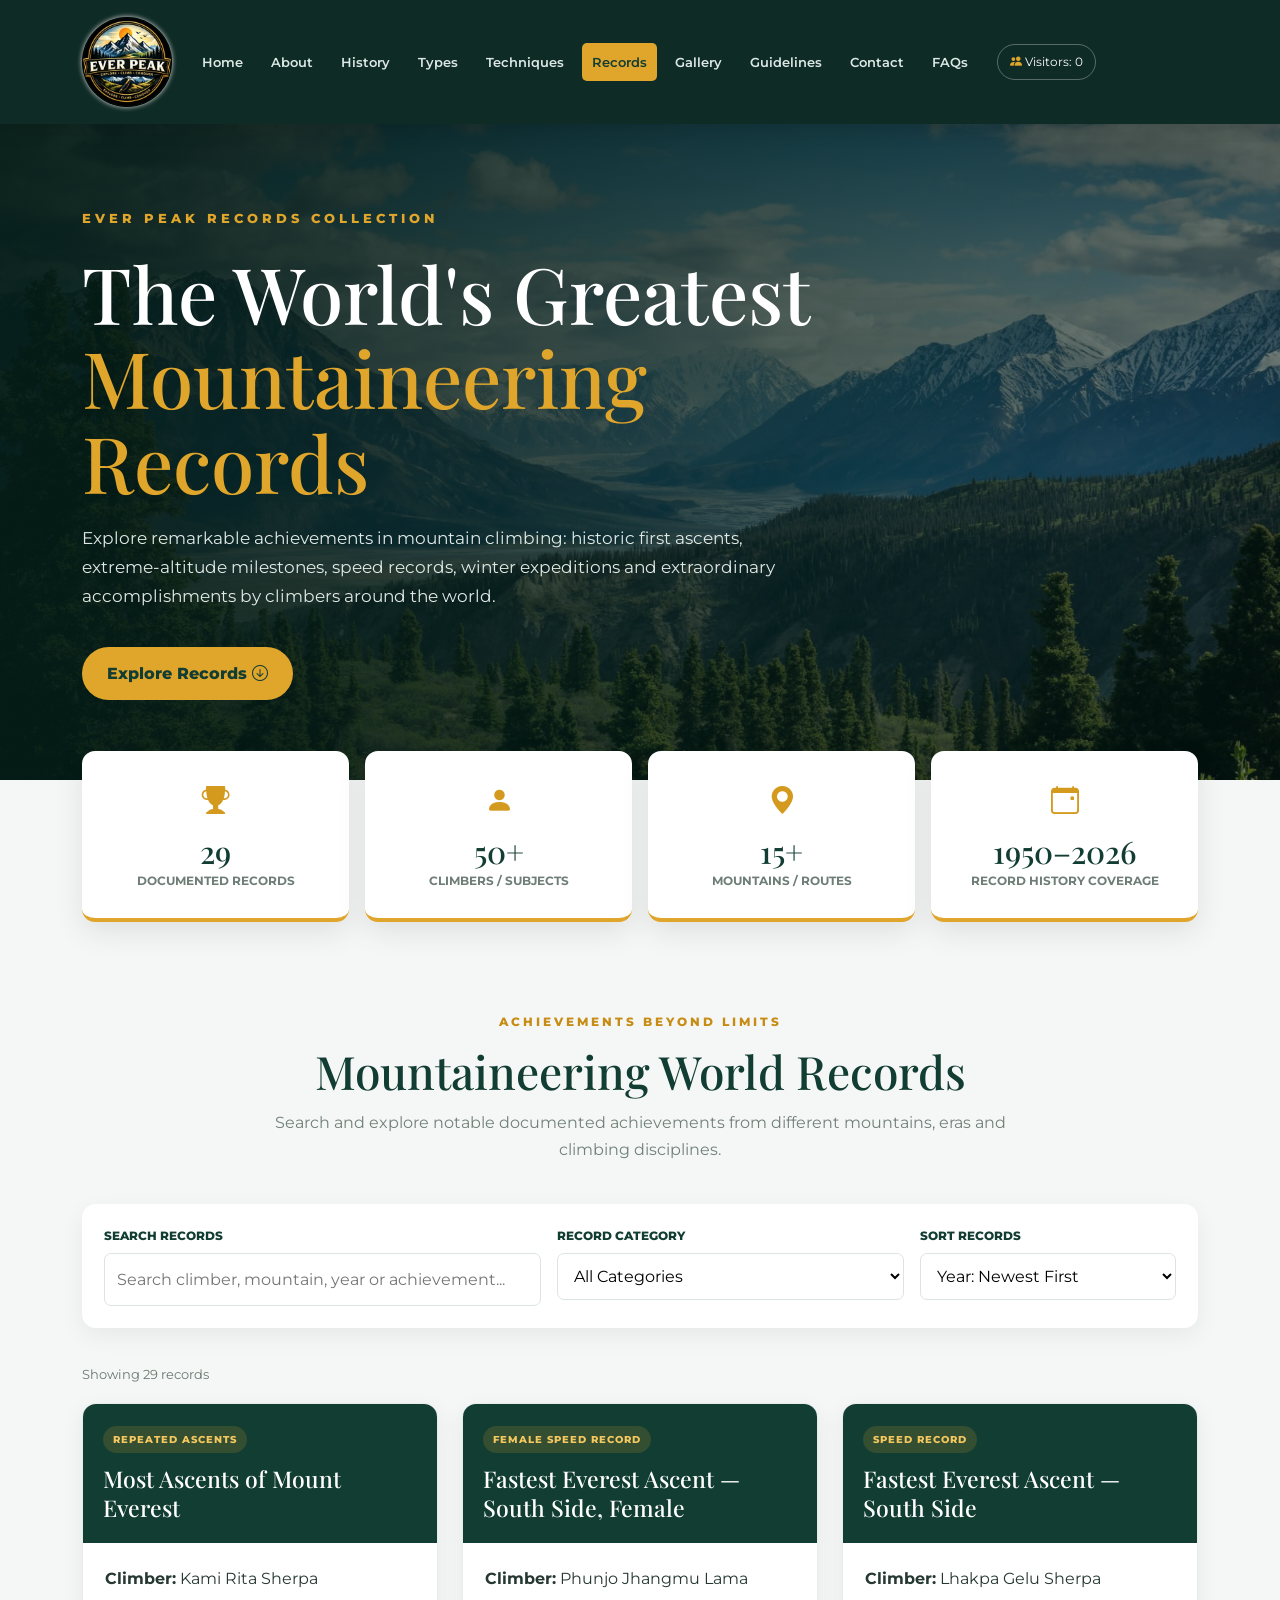
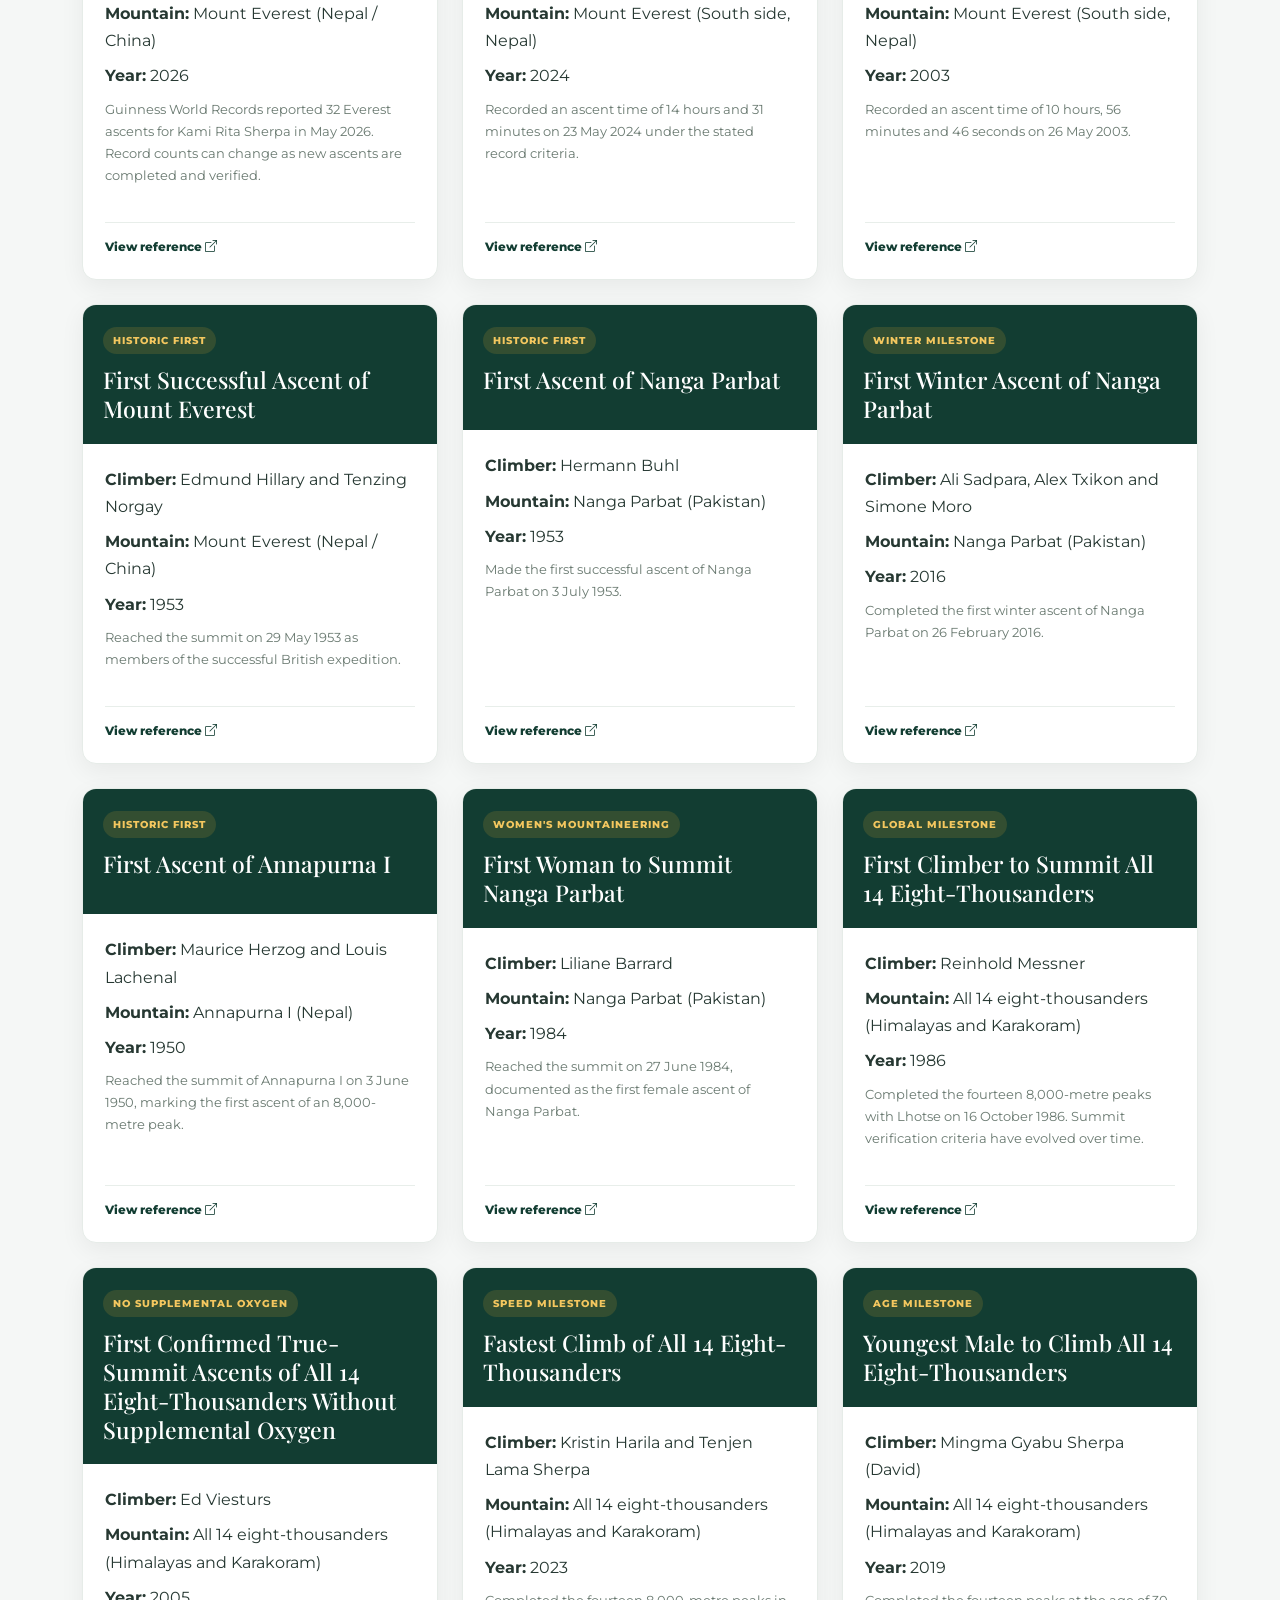
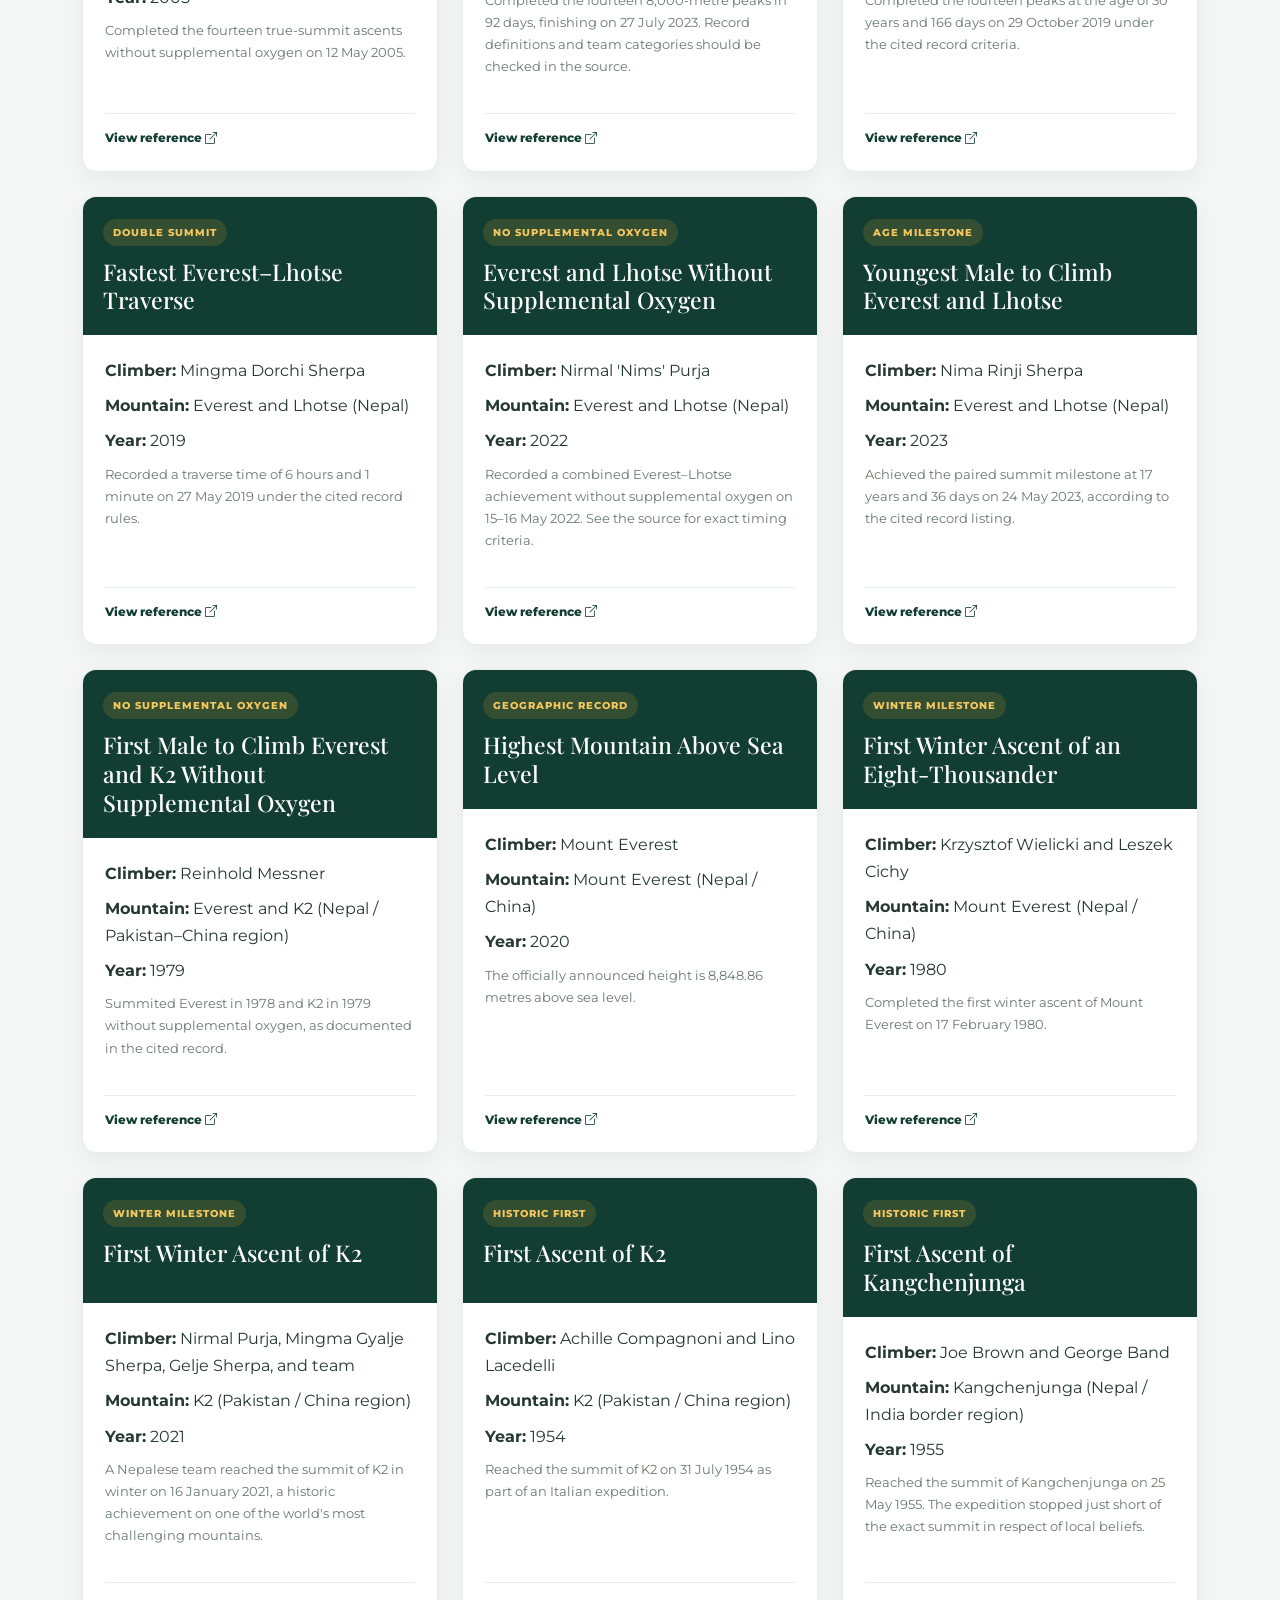
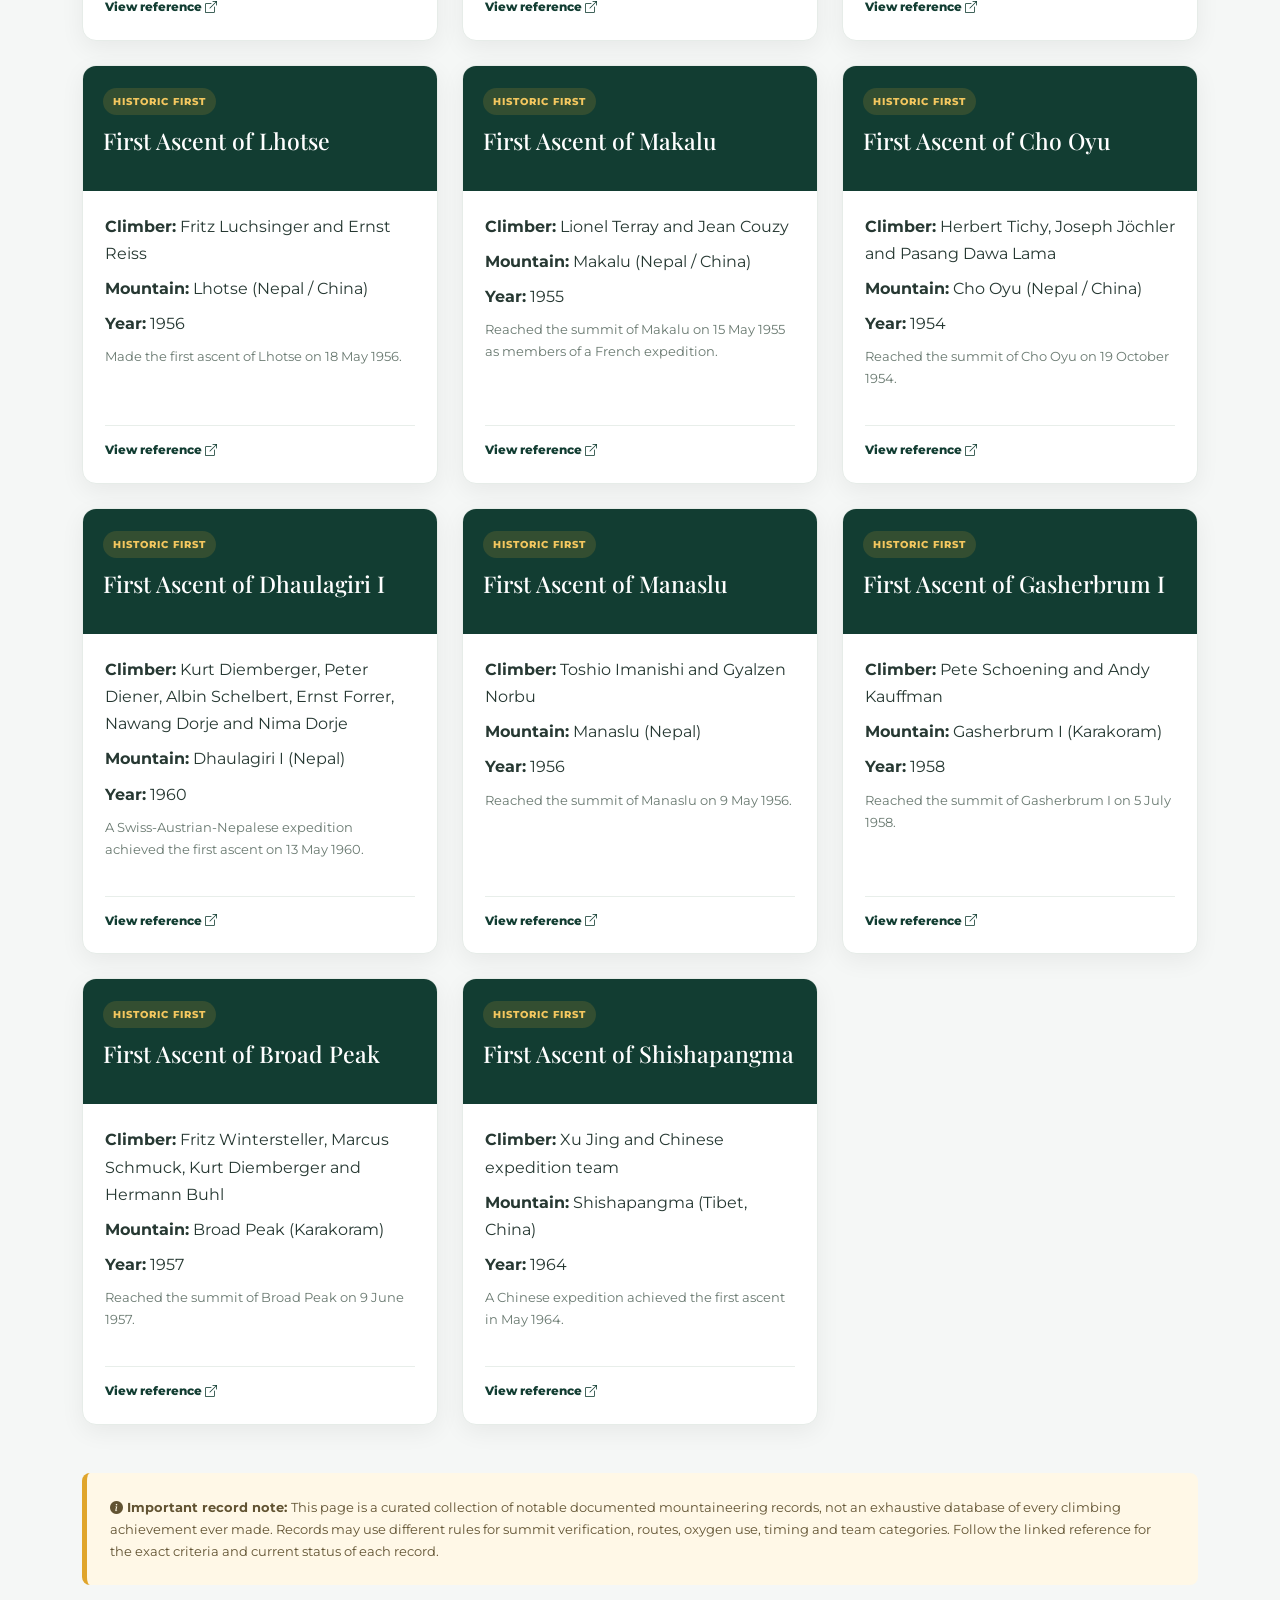
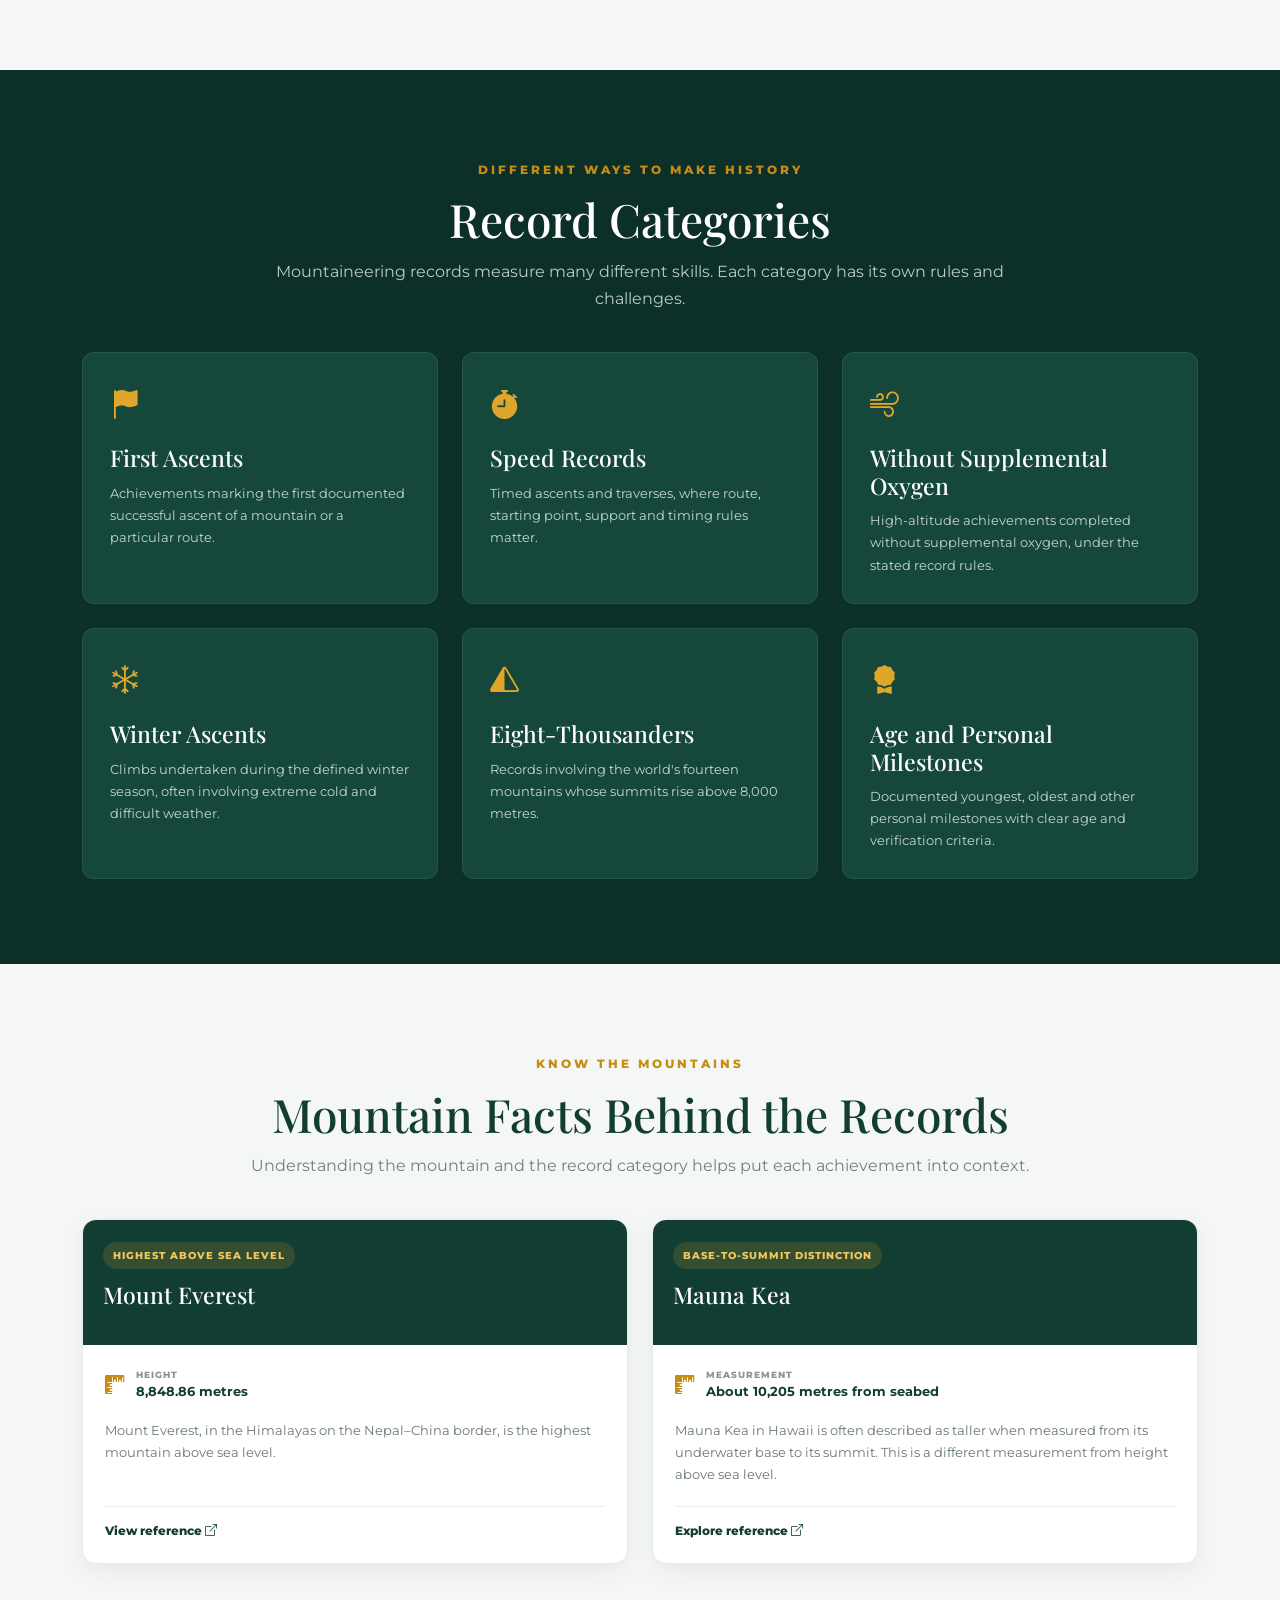
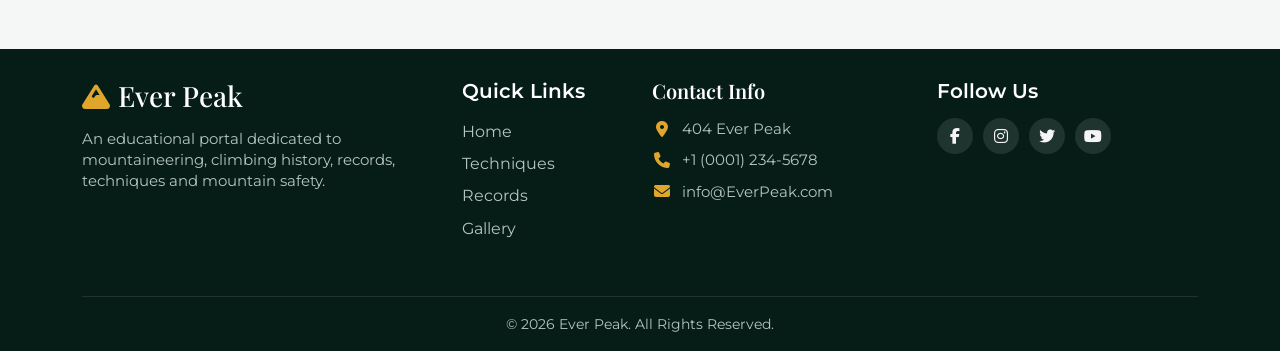
<file: Record.html>
<!DOCTYPE html>
<html lang="en">

<head>
    <meta charset="UTF-8">
    <meta name="viewport" content="width=device-width, initial-scale=1.0">
    <title>Ever Peak | Mountaineering Records</title>

    <link href="https://cdn.jsdelivr.net/npm/bootstrap@5.3.3/dist/css/bootstrap.min.css" rel="stylesheet">
    <link href="https://cdn.jsdelivr.net/npm/bootstrap-icons@1.11.3/font/bootstrap-icons.min.css" rel="stylesheet">
    <link
        href="https://fonts.googleapis.com/css2?family=Montserrat:wght@400;500;600;700;800&family=Playfair+Display:wght@600;700;800&display=swap"
        rel="stylesheet">
    <link rel="stylesheet" href="Record.css">
    <link rel="stylesheet" href="https://cdnjs.cloudflare.com/ajax/libs/font-awesome/6.4.0/css/all.min.css">
</head>

<body>

    <!-- NAVBAR -->
    <nav class="navbar navbar-expand-xl">
        <div class="container">

            <a class="navbar-brand" href="index.html">
                <img src="logo imag.jpeg" alt="Ever Peak Logo" class="logo-img">

            </a>
            <button class="navbar-toggler" type="button" data-bs-toggle="collapse" data-bs-target="#mainNav"
                aria-controls="mainNav" aria-expanded="false" aria-label="Toggle navigation">
                <span class="navbar-toggler-icon" style="filter:invert(1)"></span>
            </button>

            <div class="collapse navbar-collapse" id="mainNav">
                <ul class="navbar-nav ">

                    <li class="nav-item">
                        <a class="nav-link" href="index.html">Home</a>
                    </li>

                    <li class="nav-item">
                        <a class="nav-link" href="./About.html">About</a>
                    </li>

                    <li class="nav-item">
                        <a class="nav-link" href="./History.html">History</a>
                    </li>

                    <li class="nav-item">
                        <a class="nav-link" href="./Type.html">Types</a>
                    </li>

                    <li class="nav-item">
                        <a class="nav-link" href="./Techniques.html">Techniques</a>
                    </li>

                    <li class="nav-item">
                        <a class="nav-link active" href="./Record.html">Records</a>
                    </li>

                    <li class="nav-item">
                        <a class="nav-link" href="./Gallery.html">Gallery</a>
                    </li>

                    <li class="nav-item">
                        <a class="nav-link" href="./Giudeline.html">Guidelines</a>
                    </li>

                    <li class="nav-item">
                        <a class="nav-link" href="./Contact.html">Contact</a>
                    </li>
                    <li class="nav-item">
                        <a class="nav-link" href="./FAQ.html">FAQs</a>
                    </li>
                </ul>

                <div class="visitor-box">

                    <i class="bi bi-people-fill"></i>

                    Visitors:

                    <span id="visitorCount">0</span>

                </div>
            </div>
        </div>
    </nav>
    <!-- HERO -->
    <header class="records-hero">
        <div class="container">
            <div class="hero-content">
                <span class="hero-label">Ever Peak Records Collection</span>

                <h1>
                    The World's Greatest
                    <span>Mountaineering Records</span>
                </h1>

                <p>
                    Explore remarkable achievements in mountain climbing:
                    historic first ascents, extreme-altitude milestones,
                    speed records, winter expeditions and extraordinary
                    accomplishments by climbers around the world.
                </p>

                <a href="#records" class="hero-btn">
                    Explore Records
                    <i class="bi bi-arrow-down-circle"></i>
                </a>
            </div>
        </div>
    </header>

    <!-- STATS -->
    <div class="container stats-section">
        <div class="row g-3">
            <div class="col-6 col-lg-3">
                <div class="stat-card">
                    <i class="bi bi-trophy-fill"></i>
                    <h3 id="totalRecords">0</h3>
                    <p>DOCUMENTED RECORDS</p>
                </div>
            </div>

            <div class="col-6 col-lg-3">
                <div class="stat-card">
                    <i class="bi bi-person-fill"></i>
                    <h3 id="totalClimbers">0</h3>
                    <p>CLIMBERS / SUBJECTS</p>
                </div>
            </div>

            <div class="col-6 col-lg-3">
                <div class="stat-card">
                    <i class="bi bi-geo-alt-fill"></i>
                    <h3 id="totalMountains">0</h3>
                    <p>MOUNTAINS / ROUTES</p>
                </div>
            </div>

            <div class="col-6 col-lg-3">
                <div class="stat-card">
                    <i class="bi bi-calendar-event"></i>
                    <h3>1950–2026</h3>
                    <p>RECORD HISTORY COVERAGE</p>
                </div>
            </div>
        </div>
    </div>

    <!-- RECORDS -->
    <section class="records-section" id="records">
        <div class="container">
            <div class="section-heading">
                <span>Achievements Beyond Limits</span>
                <h2>Mountaineering World Records</h2>
                <p>
                    Search and explore notable documented achievements from
                    different mountains, eras and climbing disciplines.
                </p>
            </div>

            <div class="filter-panel">
                <div class="row g-3">
                    <div class="col-lg-5">
                        <label for="recordSearch">SEARCH RECORDS</label>
                        <input type="search" id="recordSearch"
                            placeholder="Search climber, mountain, year or achievement...">
                    </div>

                    <div class="col-lg-4">
                        <label for="recordCategory">RECORD CATEGORY</label>
                        <select id="recordCategory">
                            <option value="all">All Categories</option>
                            <option value="First Ascent">First Ascents</option>
                            <option value="Speed">Speed Records</option>
                            <option value="High Altitude">High Altitude</option>
                            <option value="Eight-Thousanders">Eight-Thousanders</option>
                            <option value="Winter Climbing">Winter Climbing</option>
                            <option value="Age Records">Age Records</option>
                            <option value="Oxygen Records">Oxygen Records</option>
                            <option value="Other">Other Achievements</option>
                        </select>
                    </div>

                    <div class="col-lg-3">
                        <label for="recordSort">SORT RECORDS</label>
                        <select id="recordSort">
                            <option value="newest">Year: Newest First</option>
                            <option value="oldest">Year: Oldest First</option>
                            <option value="az">Climber: A to Z</option>
                            <option value="za">Climber: Z to A</option>
                        </select>
                    </div>
                </div>
            </div>

            <div class="result-count" id="resultCount" aria-live="polite"></div>
            <div class="row g-4" id="recordsGrid"></div>

            <div class="text-center mt-4" id="noResults" style="display:none">
                <h4>No records found</h4>
                <p>Try another search term or category.</p>
            </div>

            <div class="note-box mt-5">
                <strong>
                    <i class="bi bi-info-circle-fill"></i>
                    Important record note:
                </strong>
                This page is a curated collection of notable documented
                mountaineering records, not an exhaustive database of every
                climbing achievement ever made. Records may use different
                rules for summit verification, routes, oxygen use, timing and
                team categories. Follow the linked reference for the exact
                criteria and current status of each record.
            </div>
        </div>
    </section>

    <!-- RECORD CATEGORIES -->
    <section class="records-section dark-section">
        <div class="container">
            <div class="section-heading">
                <span>Different Ways to Make History</span>
                <h2>Record Categories</h2>
                <p>
                    Mountaineering records measure many different skills.
                    Each category has its own rules and challenges.
                </p>
            </div>

            <div class="row g-4">
                <div class="col-md-6 col-lg-4">
                    <div class="fact-card">
                        <i class="bi bi-flag-fill"></i>
                        <h3>First Ascents</h3>
                        <p>
                            Achievements marking the first documented successful
                            ascent of a mountain or a particular route.
                        </p>
                    </div>
                </div>

                <div class="col-md-6 col-lg-4">
                    <div class="fact-card">
                        <i class="bi bi-stopwatch-fill"></i>
                        <h3>Speed Records</h3>
                        <p>
                            Timed ascents and traverses, where route,
                            starting point, support and timing rules matter.
                        </p>
                    </div>
                </div>

                <div class="col-md-6 col-lg-4">
                    <div class="fact-card">
                        <i class="bi bi-wind"></i>
                        <h3>Without Supplemental Oxygen</h3>
                        <p>
                            High-altitude achievements completed without
                            supplemental oxygen, under the stated record rules.
                        </p>
                    </div>
                </div>

                <div class="col-md-6 col-lg-4">
                    <div class="fact-card">
                        <i class="bi bi-snow"></i>
                        <h3>Winter Ascents</h3>
                        <p>
                            Climbs undertaken during the defined winter season,
                            often involving extreme cold and difficult weather.
                        </p>
                    </div>
                </div>
                <div class="col-md-6 col-lg-4">
                    <div class="fact-card">
                        <i class="bi bi-triangle-half"></i>
                        <h3>Eight-Thousanders</h3>
                        <p>
                            Records involving the world's fourteen mountains
                            whose summits rise above 8,000 metres.
                        </p>
                    </div>
                </div>
                <div class="col-md-6 col-lg-4">
                    <div class="fact-card">
                        <i class="bi bi-award-fill"></i>
                        <h3>Age and Personal Milestones</h3>
                        <p>
                            Documented youngest, oldest and other personal
                            milestones with clear age and verification criteria.
                        </p>
                    </div>
                </div>
            </div>
        </div>
    </section>

    <!-- MOUNTAIN FACTS -->
    <section class="records-section">
        <div class="container">
            <div class="section-heading">
                <span>Know the Mountains</span>
                <h2>Mountain Facts Behind the Records</h2>
                <p>
                    Understanding the mountain and the record category helps
                    put each achievement into context.
                </p>
            </div>

            <div class="row g-4">
                <div class="col-md-6">
                    <div class="record-card">
                        <div class="record-card-top">
                            <span class="record-tag">Highest Above Sea Level</span>
                            <h3>Mount Everest</h3>
                        </div>
                        <div class="record-card-body">
                            <div class="record-meta">
                                <i class="bi bi-rulers"></i>
                                <div>
                                    <small>HEIGHT</small>
                                    <strong>8,848.86 metres</strong>
                                </div>
                            </div>
                            <p class="record-description">
                                Mount Everest, in the Himalayas on the Nepal–China
                                border, is the highest mountain above sea level.
                            </p>
                            <a class="record-source"
                                href="https://www.guinnessworldrecords.com/world-records/highest-mountain"
                                target="_blank" rel="noopener noreferrer">
                                View reference <i class="bi bi-box-arrow-up-right"></i>
                            </a>
                        </div>
                    </div>
                </div>

                <div class="col-md-6">
                    <div class="record-card">
                        <div class="record-card-top">
                            <span class="record-tag">Base-to-Summit Distinction</span>
                            <h3>Mauna Kea</h3>
                        </div>
                        <div class="record-card-body">
                            <div class="record-meta">
                                <i class="bi bi-rulers"></i>
                                <div>
                                    <small>MEASUREMENT</small>
                                    <strong>About 10,205 metres from seabed</strong>
                                </div>
                            </div>
                            <p class="record-description">
                                Mauna Kea in Hawaii is often described as taller
                                when measured from its underwater base to its
                                summit. This is a different measurement from
                                height above sea level.
                            </p>
                            <a class="record-source" href="https://www.guinnessworldrecords.com/" target="_blank"
                                rel="noopener noreferrer">
                                Explore reference <i class="bi bi-box-arrow-up-right"></i>
                            </a>
                        </div>
                    </div>
                </div>
            </div>
        </div>
    </section>

    <!-- =========================================================
     FOOTER
========================================================= -->
    <footer>
        <div class="container">
            <div class="row g-4 justify-content-between">

                <!-- About Section -->
                <div class="col-lg-4 col-md-6 footer-col">
                    <h3><i class="fa-solid fa-mountain me-2"></i>Ever Peak</h3>
                    <p class="mt-2 mb-0">
                        An educational portal dedicated to mountaineering,
                        climbing history, records, techniques and mountain safety.
                    </p>
                </div>

                <!-- Quick Links -->
                <div class="col-lg-2 col-md-6 footer-col">
                    <h5>Quick Links</h5>
                    <a href="./index.html">Home</a>
                    <a href="./Techniques.html">Techniques</a>
                    <a href="./Record.html">Records</a>
                    <a href="./Gallery.html">Gallery</a>
                </div>

                <!-- Contact Info -->
                <div class="col-lg-3 col-md-6 footer-col">
                    <h4>Contact Info</h4>
                    <p><i class="fa-solid fa-location-dot"></i> 404 Ever Peak</p>
                    <p><i class="fa-solid fa-phone"></i> +1 (0001) 234-5678</p>
                    <p><i class="fa-solid fa-envelope"></i> info@EverPeak.com</p>
                </div>

                <!-- Social Links -->
                <div class="col-lg-3 col-md-6 footer-col">
                    <h5>Follow Us</h5>
                    <div class="social-icons mt-2">
                        <a href="https:www.facebook.com"><i class="fa-brands fa-facebook-f"></i></a>
                        <a href="https:www.facebook.com"><i class="fa-brands fa-instagram"></i></a>
                        <a href="#"><i class="fa-brands fa-twitter"></i></a>
                        <a href="https:www.youtube.com"><i class="fa-brands fa-youtube"></i></a>
                    </div>
                </div>

                <!-- Copyright -->
                <div class="col-12">
                    <div class="copyright">
                        © 2026 Ever Peak. All Rights Reserved.
                    </div>
                </div>

            </div>
        </div>
    </footer>

    <!-- =========================================================
     BACK TO TOP 
========================================================= -->

    <button id="backTop">
        <i class="bi bi-arrow-up"></i>
    </button>
    <script src="https://cdn.jsdelivr.net/npm/bootstrap@5.3.3/dist/js/bootstrap.bundle.min.js"></script>
    <script src="./Record.js"></script>
</body>

</html>
</file>
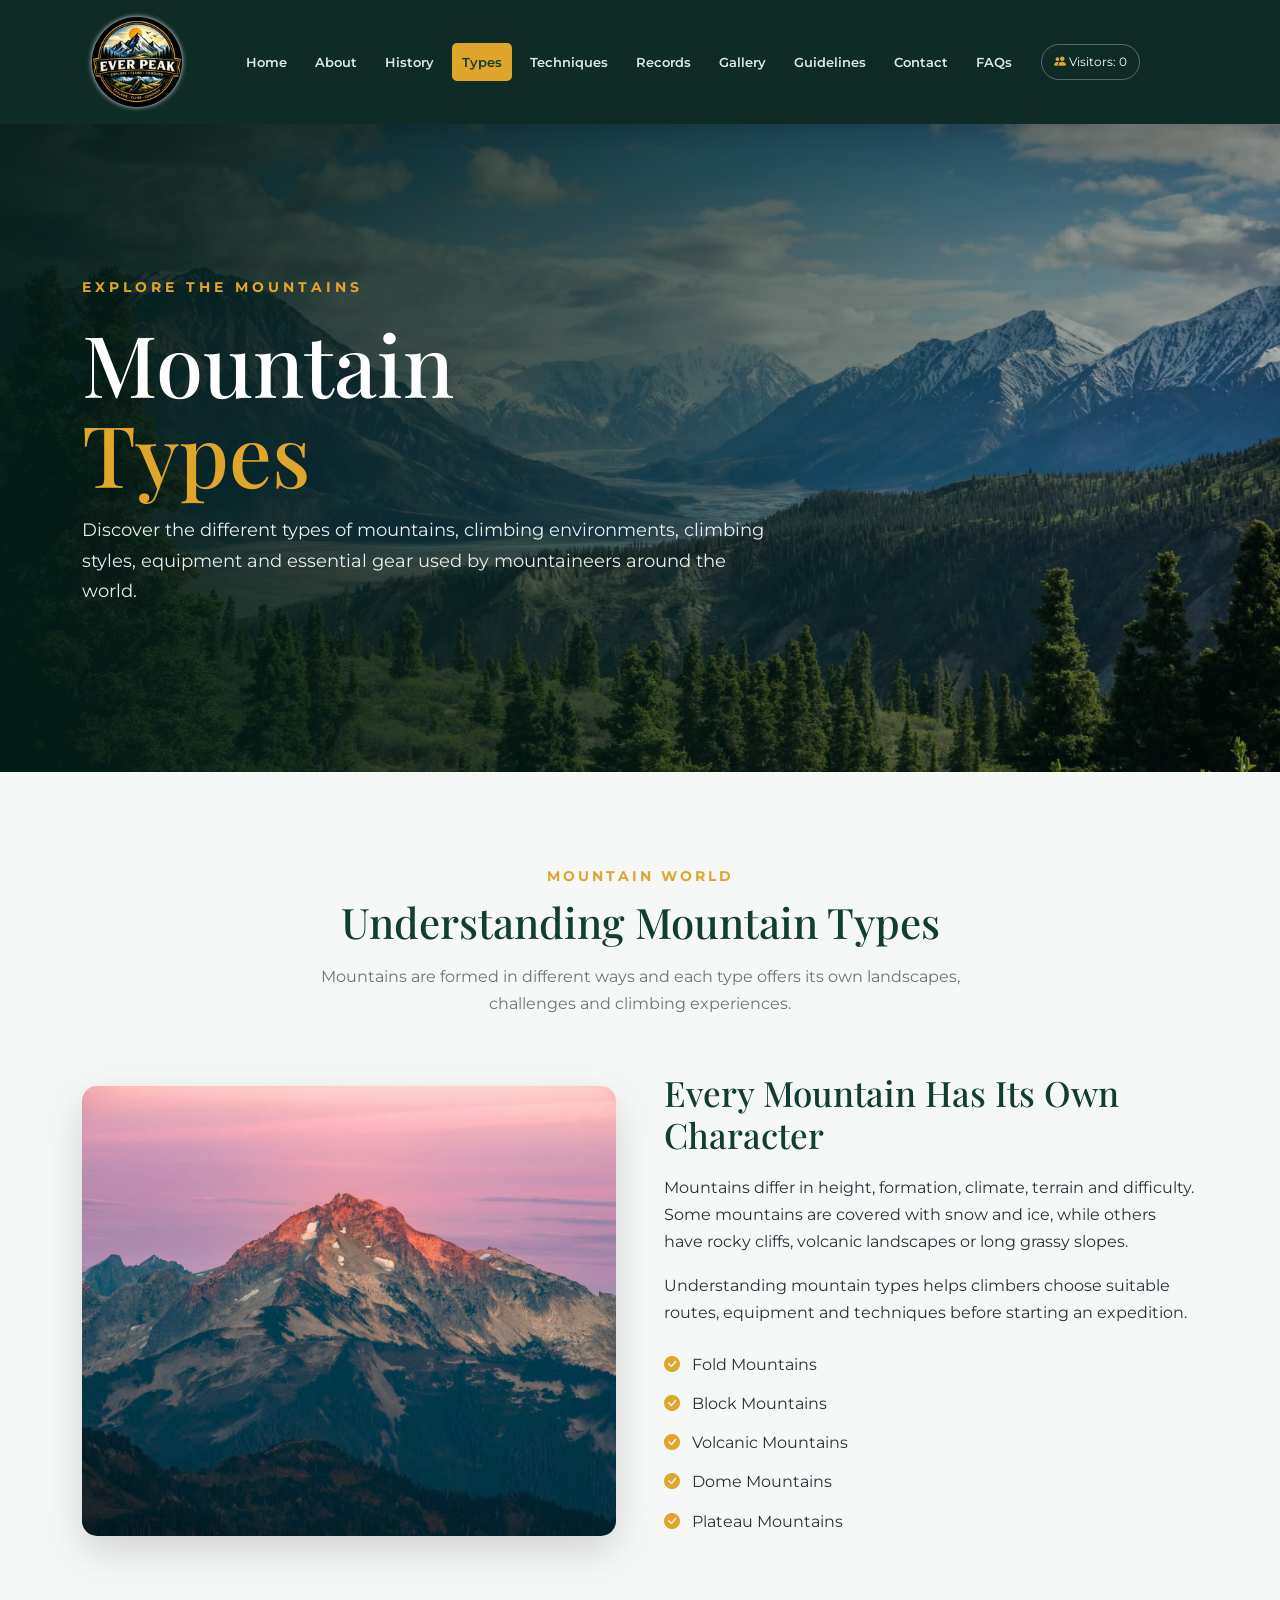
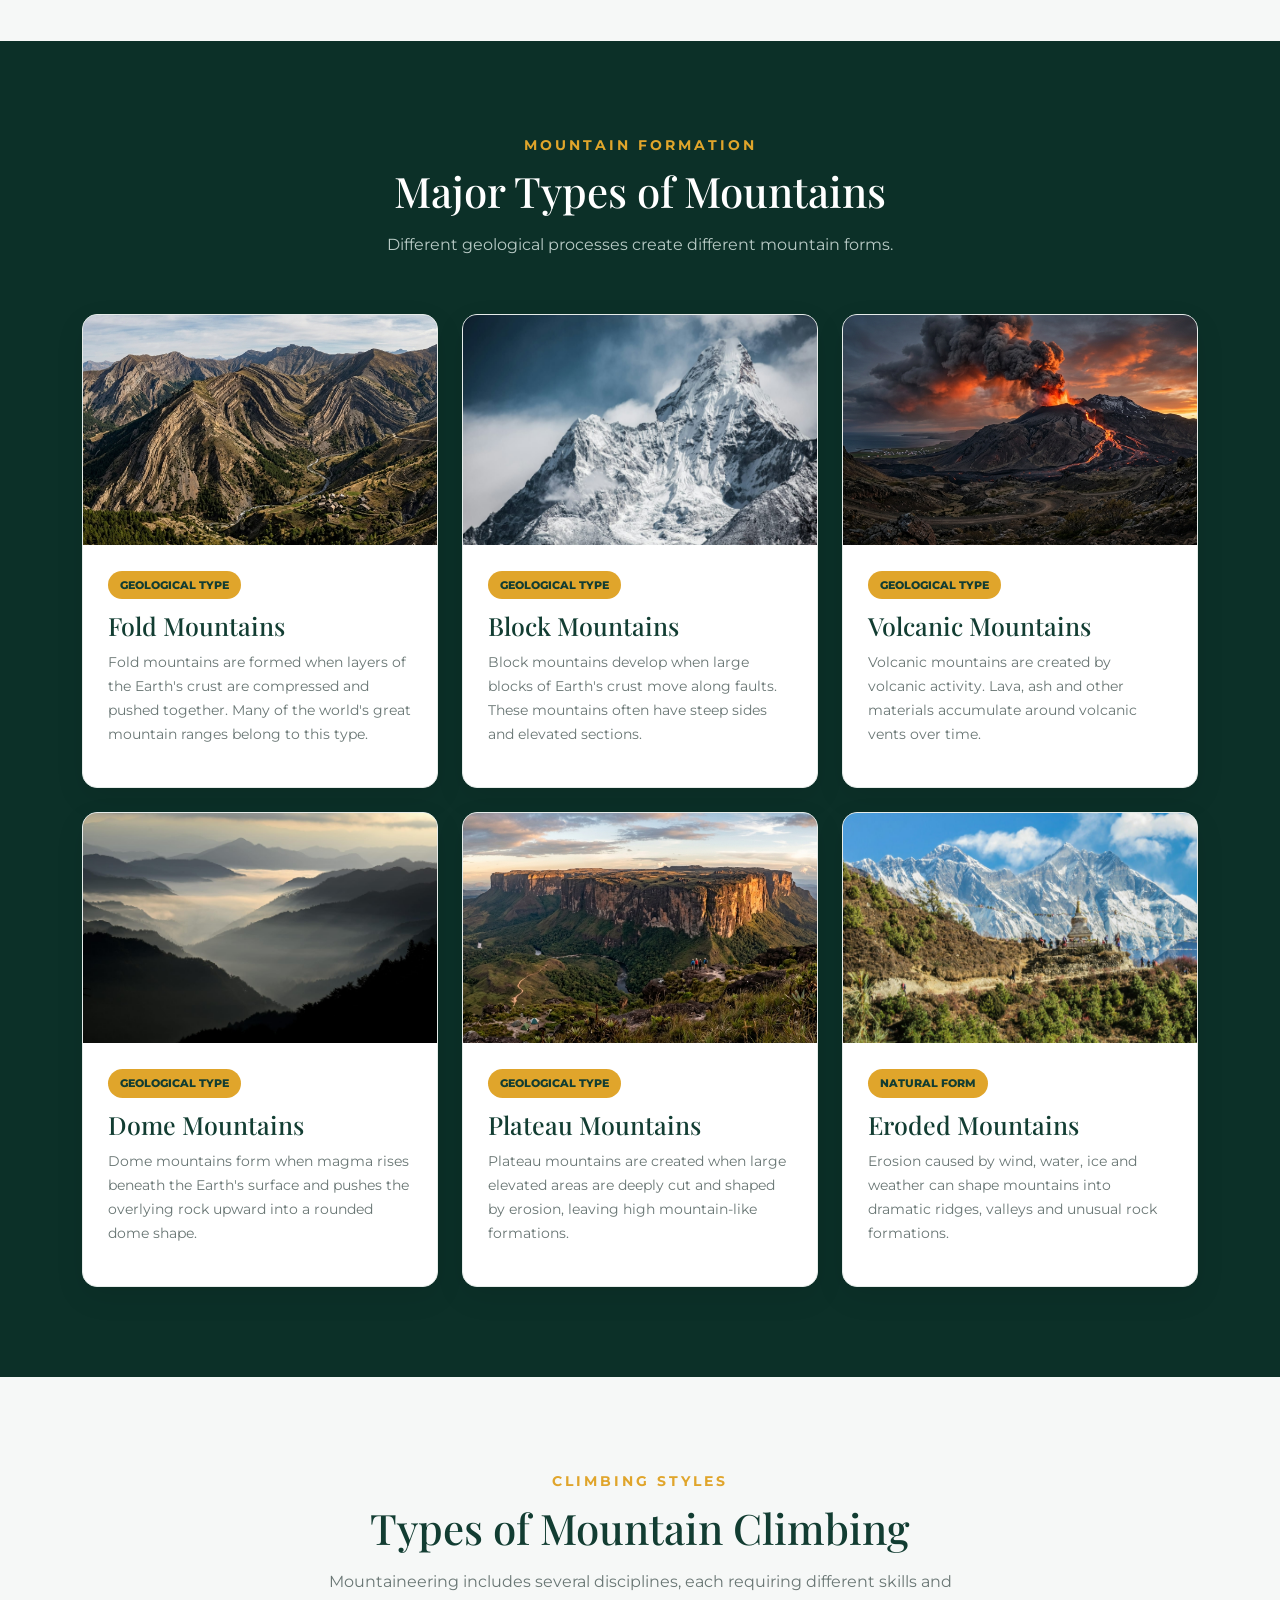
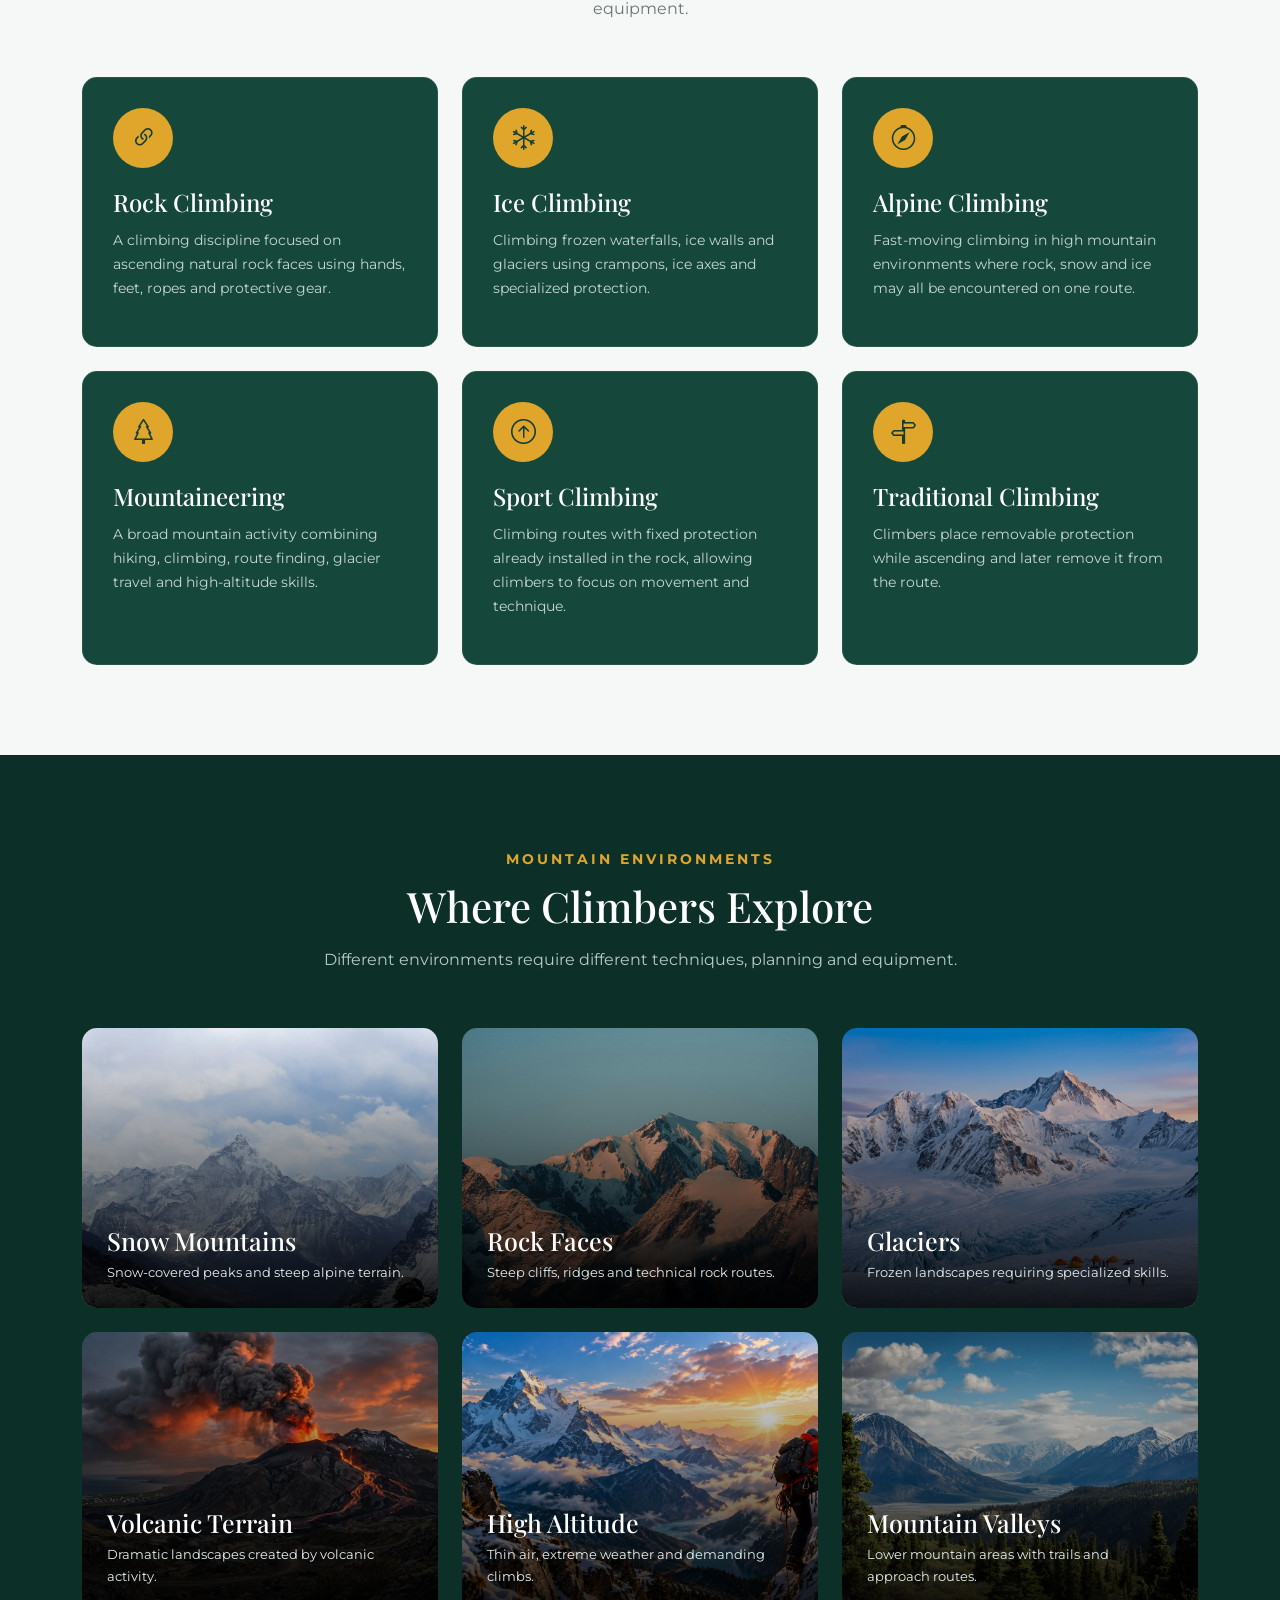
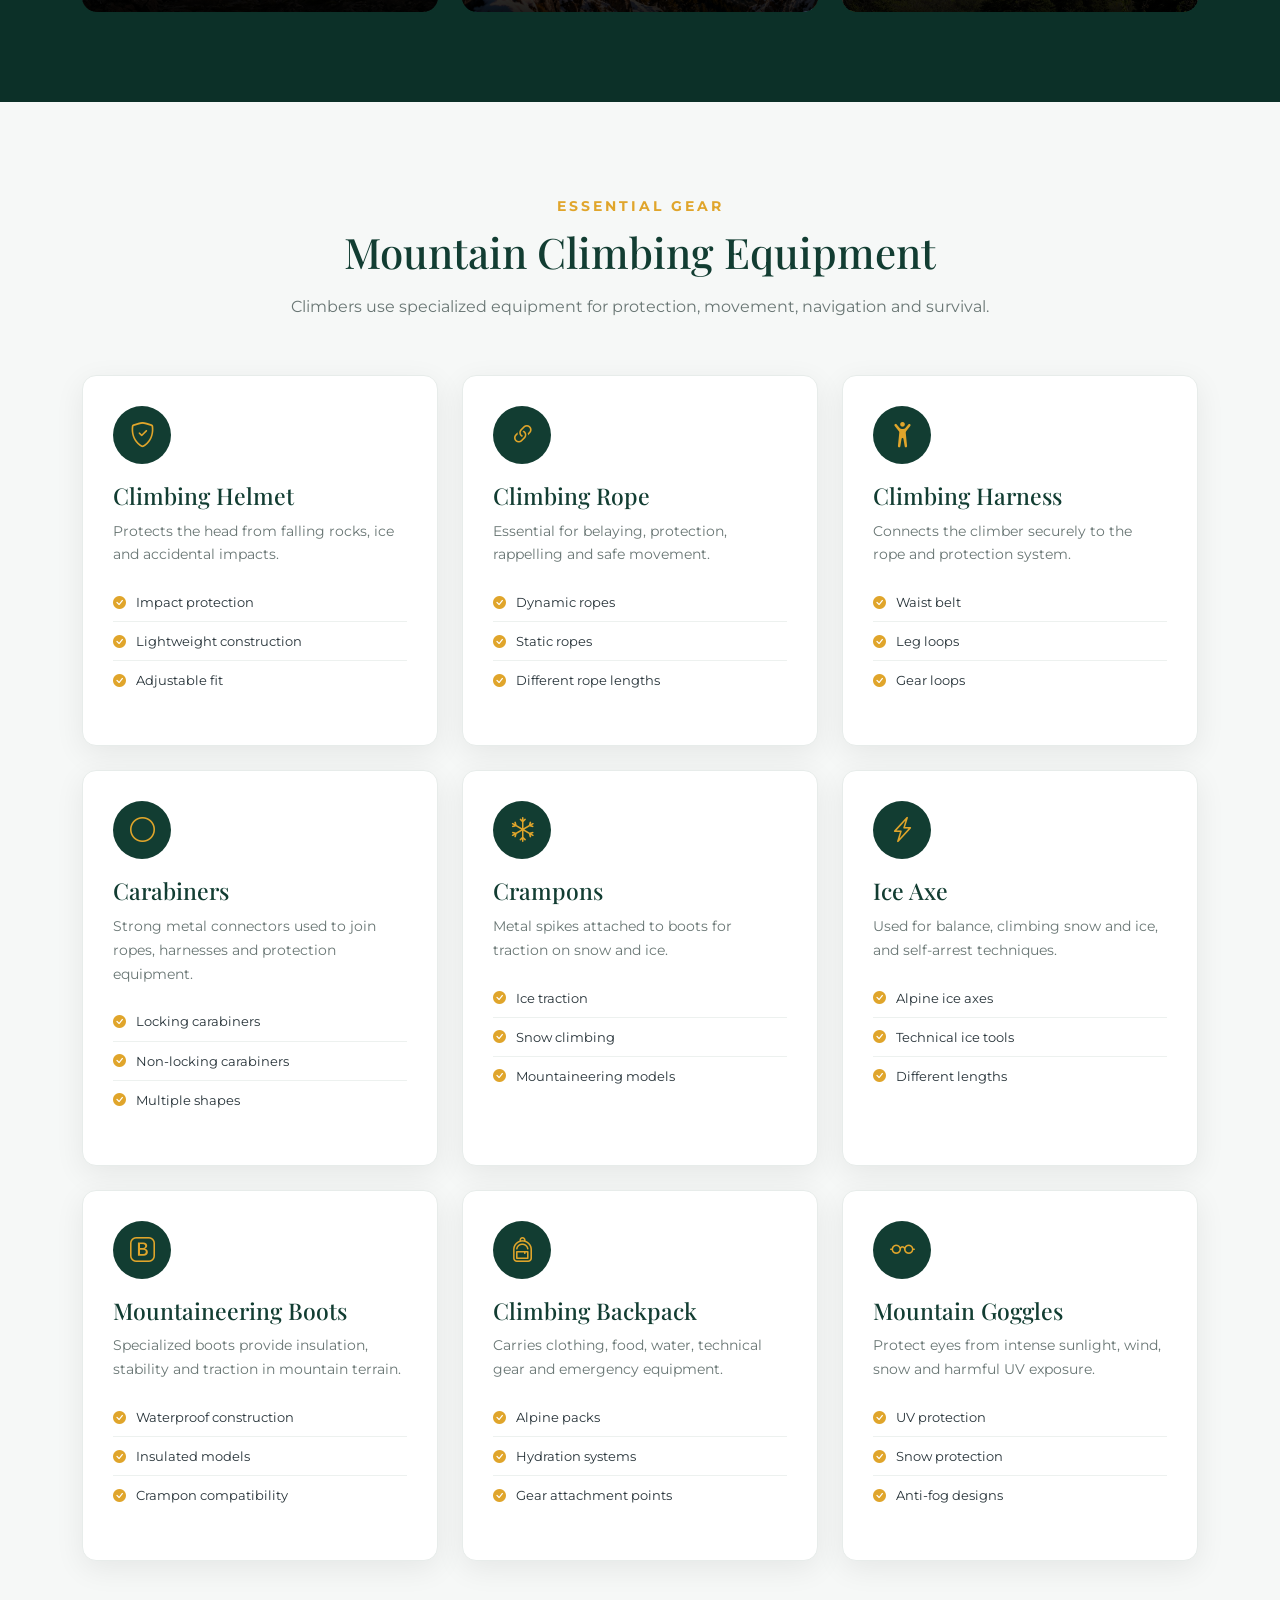
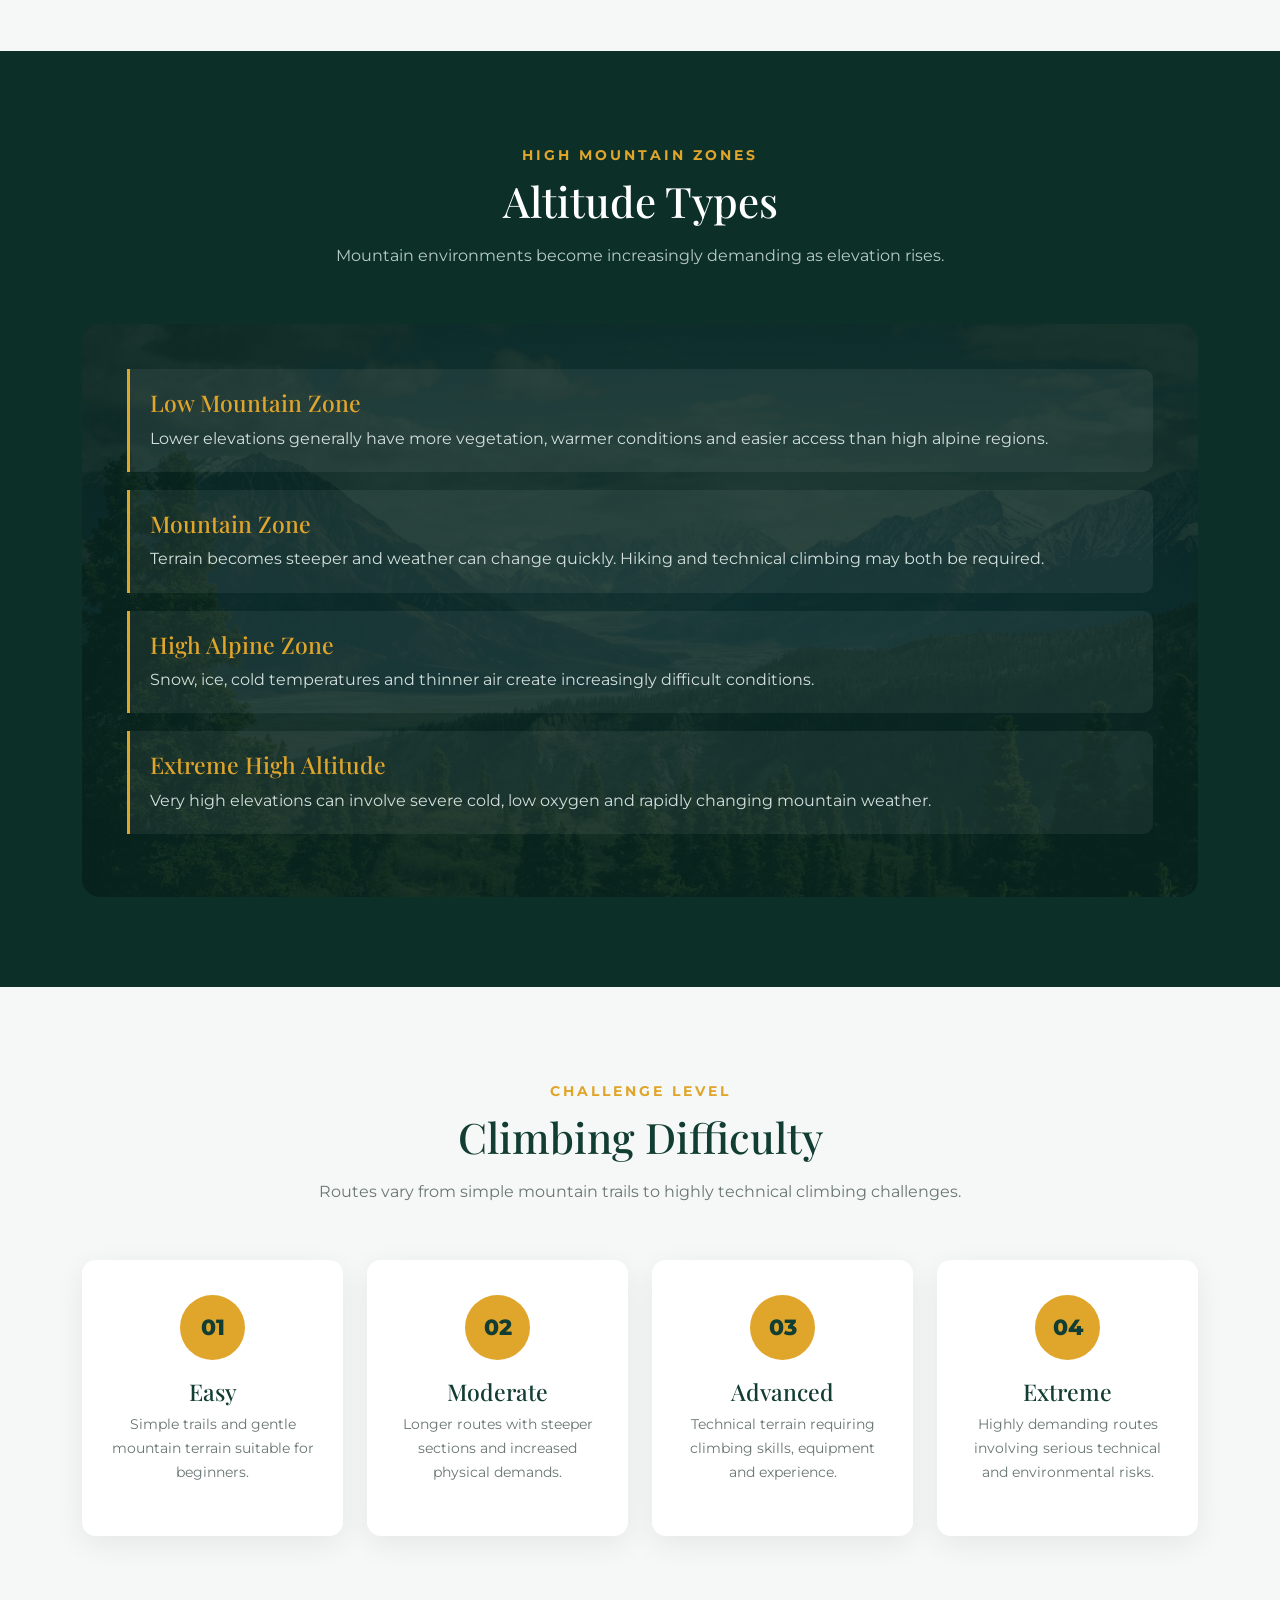
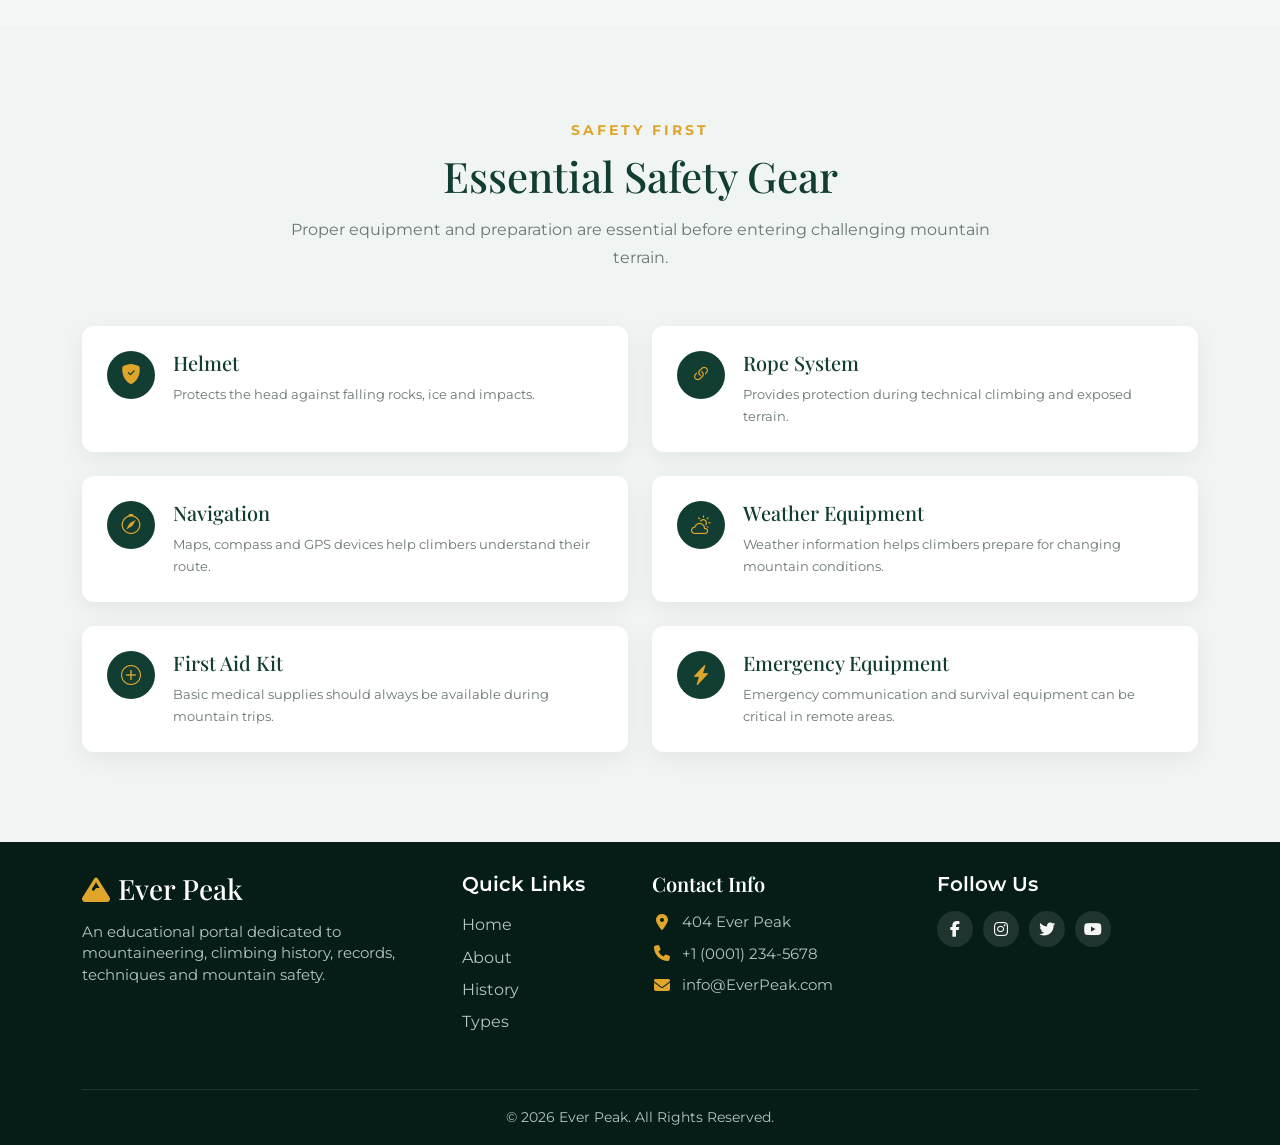
<file: Type.html>
<!DOCTYPE html>
<html lang="en">

<head>
    <meta charset="UTF-8">
    <meta name="viewport" content="width=device-width, initial-scale=1.0">

    <title>Ever Peak | Mountain Types</title>

    <!-- Google Fonts -->
    <link rel="preconnect" href="https://fonts.googleapis.com">
    <link rel="preconnect" href="https://fonts.gstatic.com" crossorigin>
    <link
        href="https://fonts.googleapis.com/css2?family=Montserrat:wght@400;500;600;700;800&family=Playfair+Display:wght@600;700;800&display=swap"
        rel="stylesheet">
    <link rel="stylesheet" href="https://cdnjs.cloudflare.com/ajax/libs/font-awesome/6.4.0/css/all.min.css">
    <!-- Bootstrap -->
    <link href="https://cdn.jsdelivr.net/npm/bootstrap@5.3.3/dist/css/bootstrap.min.css" rel="stylesheet">

    <!-- Bootstrap Icons -->
    <link rel="stylesheet" href="https://cdn.jsdelivr.net/npm/bootstrap-icons@1.11.3/font/bootstrap-icons.min.css">
    <link rel="stylesheet" href="Type.css">
</head>


<body>


    <!-- =====================================================
     NAVIGATION
===================================================== -->

    <nav class="navbar navbar-expand-lg">

        <div class="container">

            <a class="navbar-brand" href="index.html">
                <img src="logo imag.jpeg" alt="Ever Peak Logo" class="logo-img">

            </a>



            <button class="navbar-toggler" type="button" data-bs-toggle="collapse" data-bs-target="#mainNav"
                aria-controls="mainNav" aria-expanded="false" aria-label="Toggle navigation">

                <span class="navbar-toggler-icon" style="filter:invert(1);"></span>

            </button>


            <div class="collapse navbar-collapse" id="mainNav">

                <ul class="navbar-nav ">

                    <li class="nav-item">
                        <a class="nav-link" href="index.html">Home</a>
                    </li>

                    <li class="nav-item">
                        <a class="nav-link" href="./About.html">About</a>
                    </li>

                    <li class="nav-item">
                        <a class="nav-link" href="./History.html">History</a>
                    </li>

                    <li class="nav-item">
                        <a class="nav-link active" href="./Type.html">Types</a>
                    </li>

                    <li class="nav-item">
                        <a class="nav-link" href="./Techniques.html">Techniques</a>
                    </li>

                    <li class="nav-item">
                        <a class="nav-link" href="./Record.html">Records</a>
                    </li>

                    <li class="nav-item">
                        <a class="nav-link" href="./Gallery.html">Gallery</a>
                    </li>

                    <li class="nav-item">
                        <a class="nav-link" href="./Giudeline.html">Guidelines</a>
                    </li>

                    <li class="nav-item">
                        <a class="nav-link" href="./Contact.html">Contact</a>
                    </li>
                    <li class="nav-item">
                        <a class="nav-link" href="./FAQ.html">FAQs</a>
                    </li>
                </ul>


                <div class="visitor-box">

                    <i class="bi bi-people-fill"></i>

                    Visitors:

                    <span id="visitorCount">0</span>

                </div>




            </div>

        </div>

    </nav>





    <!-- =====================================================
     HERO
===================================================== -->

    <section class="types-hero">

        <div class="container">

            <div class="types-hero-content">
                <span>Explore The Mountains</span>
                <h1>
                    Mountain
                    <br>
                    <span>Types</span>
                </h1>
                <p>
                    Discover the different types of mountains,
                    climbing environments, climbing styles,
                    equipment and essential gear used by
                    mountaineers around the world.
                </p>
            </div>
        </div>

    </section>



    <!-- =====================================================
     INTRODUCTION
===================================================== -->

    <section>

        <div class="container">

            <div class="section-title">

                <span>Mountain World</span>

                <h2>Understanding Mountain Types</h2>

                <p>
                    Mountains are formed in different ways and
                    each type offers its own landscapes,
                    challenges and climbing experiences.
                </p>

            </div>


            <div class="row align-items-center g-5">

                <div class="col-lg-6">

                    <img class="intro-image" src="images pro/Image 2 .jpeg" alt="Mountain landscape">

                </div>


                <div class="col-lg-6 intro-text">

                    <h3>
                        Every Mountain Has Its Own Character
                    </h3>

                    <p>
                        Mountains differ in height, formation,
                        climate, terrain and difficulty. Some
                        mountains are covered with snow and ice,
                        while others have rocky cliffs, volcanic
                        landscapes or long grassy slopes.
                    </p>

                    <p>
                        Understanding mountain types helps
                        climbers choose suitable routes,
                        equipment and techniques before starting
                        an expedition.
                    </p>


                    <ul class="info-list">

                        <li>
                            <i class="bi bi-check-circle-fill"></i>
                            Fold Mountains
                        </li>

                        <li>
                            <i class="bi bi-check-circle-fill"></i>
                            Block Mountains
                        </li>

                        <li>
                            <i class="bi bi-check-circle-fill"></i>
                            Volcanic Mountains
                        </li>

                        <li>
                            <i class="bi bi-check-circle-fill"></i>
                            Dome Mountains
                        </li>

                        <li>
                            <i class="bi bi-check-circle-fill"></i>
                            Plateau Mountains
                        </li>

                    </ul>

                </div>

            </div>

        </div>

    </section>



    <!-- =====================================================
     TYPES OF MOUNTAINS
===================================================== -->

    <section class="dark-section">

        <div class="container">

            <div class="section-title">

                <span>Mountain Formation</span>

                <h2>Major Types of Mountains</h2>

                <p>
                    Different geological processes create
                    different mountain forms.
                </p>

            </div>


            <div class="row g-4">


                <!-- Fold -->

                <div class="col-lg-4 col-md-6">

                    <div class="mountain-card">

                        <img src="images pro/image 16.jpg" alt="Fold Mountains">

                        <div class="mountain-card-content">

                            <span class="mountain-tag">
                                GEOLOGICAL TYPE
                            </span>

                            <h3>Fold Mountains</h3>

                            <p>
                                Fold mountains are formed when
                                layers of the Earth's crust are
                                compressed and pushed together.
                                Many of the world's great mountain
                                ranges belong to this type.
                            </p>

                        </div>

                    </div>

                </div>


                <!-- Block -->

                <div class="col-lg-4 col-md-6">

                    <div class="mountain-card">

                        <img src="images pro/Image 9.jpeg" alt="Block Mountains">

                        <div class="mountain-card-content">

                            <span class="mountain-tag">
                                GEOLOGICAL TYPE
                            </span>

                            <h3>Block Mountains</h3>

                            <p>
                                Block mountains develop when large
                                blocks of Earth's crust move along
                                faults. These mountains often have
                                steep sides and elevated sections.
                            </p>

                        </div>

                    </div>

                </div>


                <!-- Volcanic -->

                <div class="col-lg-4 col-md-6">

                    <div class="mountain-card">

                        <img src="images pro/Image 11.jpg" alt="Volcanic Mountains" ->

                        <div class="mountain-card-content">

                            <span class="mountain-tag">
                                GEOLOGICAL TYPE
                            </span>

                            <h3>Volcanic Mountains</h3>

                            <p>
                                Volcanic mountains are created by
                                volcanic activity. Lava, ash and
                                other materials accumulate around
                                volcanic vents over time.
                            </p>

                        </div>

                    </div>

                </div>


                <!-- Dome -->

                <div class="col-lg-4 col-md-6">

                    <div class="mountain-card">

                        <img src="images pro/Image 14.jpeg" alt="Dome Mountains">

                        <div class="mountain-card-content">

                            <span class="mountain-tag">
                                GEOLOGICAL TYPE
                            </span>

                            <h3>Dome Mountains</h3>

                            <p>
                                Dome mountains form when magma rises
                                beneath the Earth's surface and pushes
                                the overlying rock upward into a rounded
                                dome shape.
                            </p>

                        </div>

                    </div>

                </div>


                <!-- Plateau -->

                <div class="col-lg-4 col-md-6">

                    <div class="mountain-card">

                        <img src="images pro/image15.jpg" alt="Plateau Mountains">

                        <div class="mountain-card-content">

                            <span class="mountain-tag">
                                GEOLOGICAL TYPE
                            </span>

                            <h3>Plateau Mountains</h3>

                            <p>
                                Plateau mountains are created when
                                large elevated areas are deeply cut
                                and shaped by erosion, leaving high
                                mountain-like formations.
                            </p>

                        </div>

                    </div>

                </div>


                <!-- Erosion -->

                <div class="col-lg-4 col-md-6">

                    <div class="mountain-card">

                        <img src="images pro/Image 13 .jpeg" alt="Eroded Mountains">

                        <div class="mountain-card-content">

                            <span class="mountain-tag">
                                NATURAL FORM
                            </span>

                            <h3>Eroded Mountains</h3>

                            <p>
                                Erosion caused by wind, water, ice
                                and weather can shape mountains into
                                dramatic ridges, valleys and unusual
                                rock formations.
                            </p>

                        </div>

                    </div>

                </div>


            </div>

        </div>

    </section>



    <!-- =====================================================
     TYPES OF MOUNTAIN CLIMBING
===================================================== -->

    <section>

        <div class="container">

            <div class="section-title">

                <span>Climbing Styles</span>

                <h2>Types of Mountain Climbing</h2>

                <p>
                    Mountaineering includes several disciplines,
                    each requiring different skills and equipment.
                </p>

            </div>


            <div class="row g-4">


                <div class="col-lg-4 col-md-6">

                    <div class="climbing-card">

                        <div class="climbing-icon">
                            <i class="bi bi-link-45deg"></i>
                        </div>

                        <h3>Rock Climbing</h3>

                        <p>
                            A climbing discipline focused on
                            ascending natural rock faces using
                            hands, feet, ropes and protective gear.
                        </p>

                    </div>

                </div>


                <div class="col-lg-4 col-md-6">

                    <div class="climbing-card">

                        <div class="climbing-icon">
                            <i class="bi bi-snow"></i>
                        </div>

                        <h3>Ice Climbing</h3>

                        <p>
                            Climbing frozen waterfalls, ice walls
                            and glaciers using crampons, ice axes
                            and specialized protection.
                        </p>

                    </div>

                </div>


                <div class="col-lg-4 col-md-6">

                    <div class="climbing-card">

                        <div class="climbing-icon">
                            <i class="bi bi-compass"></i>
                        </div>

                        <h3>Alpine Climbing</h3>

                        <p>
                            Fast-moving climbing in high mountain
                            environments where rock, snow and ice
                            may all be encountered on one route.
                        </p>

                    </div>

                </div>


                <div class="col-lg-4 col-md-6">

                    <div class="climbing-card">

                        <div class="climbing-icon">
                            <i class="bi bi-tree"></i>
                        </div>

                        <h3>Mountaineering</h3>

                        <p>
                            A broad mountain activity combining
                            hiking, climbing, route finding,
                            glacier travel and high-altitude skills.
                        </p>

                    </div>

                </div>


                <div class="col-lg-4 col-md-6">

                    <div class="climbing-card">

                        <div class="climbing-icon">
                            <i class="bi bi-arrow-up-circle"></i>
                        </div>

                        <h3>Sport Climbing</h3>

                        <p>
                            Climbing routes with fixed protection
                            already installed in the rock, allowing
                            climbers to focus on movement and technique.
                        </p>

                    </div>

                </div>


                <div class="col-lg-4 col-md-6">

                    <div class="climbing-card">

                        <div class="climbing-icon">
                            <i class="bi bi-signpost-split"></i>
                        </div>

                        <h3>Traditional Climbing</h3>

                        <p>
                            Climbers place removable protection while
                            ascending and later remove it from the route.
                        </p>

                    </div>

                </div>


            </div>

        </div>

    </section>



    <!-- =====================================================
     CLIMBING ENVIRONMENTS
===================================================== -->

    <section class="dark-section">

        <div class="container">

            <div class="section-title">

                <span>Mountain Environments</span>

                <h2>Where Climbers Explore</h2>

                <p>
                    Different environments require different
                    techniques, planning and equipment.
                </p>

            </div>


            <div class="row g-4">


                <div class="col-lg-4 col-md-6">

                    <div class="environment-card">

                        <img src="images pro/Image 3jpeg.jpeg" alt="Snow Mountains">

                        <div class="environment-overlay">

                            <h3>Snow Mountains</h3>

                            <p>
                                Snow-covered peaks and steep alpine terrain.
                            </p>

                        </div>

                    </div>

                </div>


                <div class="col-lg-4 col-md-6">

                    <div class="environment-card">

                        <img src="images pro/Image 6.jpeg" alt="Rock Mountains">

                        <div class="environment-overlay">

                            <h3>Rock Faces</h3>

                            <p>
                                Steep cliffs, ridges and technical rock routes.
                            </p>

                        </div>

                    </div>

                </div>


                <div class="col-lg-4 col-md-6">

                    <div class="environment-card">

                        <img src="images pro/image17.jpg" alt="Glacier">

                        <div class="environment-overlay">

                            <h3>Glaciers</h3>

                            <p>
                                Frozen landscapes requiring specialized skills.
                            </p>

                        </div>

                    </div>

                </div>


                <div class="col-lg-4 col-md-6">

                    <div class="environment-card">

                        <img src="images pro/Image 11.jpg" alt="Volcano">

                        <div class="environment-overlay">

                            <h3>Volcanic Terrain</h3>

                            <p>
                                Dramatic landscapes created by volcanic activity.
                            </p>

                        </div>

                    </div>

                </div>


                <div class="col-lg-4 col-md-6">

                    <div class="environment-card">

                        <img src="images pro/image 10.jpeg" alt="High Altitude">

                        <div class="environment-overlay">

                            <h3>High Altitude</h3>

                            <p>
                                Thin air, extreme weather and demanding climbs.
                            </p>

                        </div>

                    </div>

                </div>


                <div class="col-lg-4 col-md-6">

                    <div class="environment-card">

                        <img src="images pro/mage 12 jpeg.jpeg" alt="Mountain Valley">

                        <div class="environment-overlay">

                            <h3>Mountain Valleys</h3>

                            <p>
                                Lower mountain areas with trails and approach routes.
                            </p>

                        </div>

                    </div>

                </div>


            </div>

        </div>

    </section>



    <!-- =====================================================
     CLIMBING EQUIPMENT
===================================================== -->

    <section>

        <div class="container">

            <div class="section-title">

                <span>Essential Gear</span>

                <h2>Mountain Climbing Equipment</h2>

                <p>
                    Climbers use specialized equipment for
                    protection, movement, navigation and survival.
                </p>

            </div>


            <div class="row g-4">


                <!-- Helmet -->

                <div class="col-lg-4 col-md-6">

                    <div class="equipment-card">

                        <div class="equipment-icon">
                            <i class="bi bi-shield-check"></i>
                        </div>

                        <h3>Climbing Helmet</h3>

                        <p>
                            Protects the head from falling rocks,
                            ice and accidental impacts.
                        </p>

                        <ul class="equipment-list">

                            <li>
                                <i class="bi bi-check-circle-fill"></i>
                                Impact protection
                            </li>

                            <li>
                                <i class="bi bi-check-circle-fill"></i>
                                Lightweight construction
                            </li>

                            <li>
                                <i class="bi bi-check-circle-fill"></i>
                                Adjustable fit
                            </li>

                        </ul>

                    </div>

                </div>


                <!-- Rope -->

                <div class="col-lg-4 col-md-6">

                    <div class="equipment-card">

                        <div class="equipment-icon">
                            <i class="bi bi-link-45deg"></i>
                        </div>

                        <h3>Climbing Rope</h3>

                        <p>
                            Essential for belaying, protection,
                            rappelling and safe movement.
                        </p>

                        <ul class="equipment-list">

                            <li>
                                <i class="bi bi-check-circle-fill"></i>
                                Dynamic ropes
                            </li>

                            <li>
                                <i class="bi bi-check-circle-fill"></i>
                                Static ropes
                            </li>

                            <li>
                                <i class="bi bi-check-circle-fill"></i>
                                Different rope lengths
                            </li>

                        </ul>

                    </div>

                </div>


                <!-- Harness -->

                <div class="col-lg-4 col-md-6">

                    <div class="equipment-card">

                        <div class="equipment-icon">
                            <i class="bi bi-person-arms-up"></i>
                        </div>

                        <h3>Climbing Harness</h3>

                        <p>
                            Connects the climber securely to the
                            rope and protection system.
                        </p>

                        <ul class="equipment-list">

                            <li>
                                <i class="bi bi-check-circle-fill"></i>
                                Waist belt
                            </li>

                            <li>
                                <i class="bi bi-check-circle-fill"></i>
                                Leg loops
                            </li>

                            <li>
                                <i class="bi bi-check-circle-fill"></i>
                                Gear loops
                            </li>

                        </ul>

                    </div>

                </div>


                <!-- Carabiner -->

                <div class="col-lg-4 col-md-6">

                    <div class="equipment-card">

                        <div class="equipment-icon">
                            <i class="bi bi-circle"></i>
                        </div>

                        <h3>Carabiners</h3>

                        <p>
                            Strong metal connectors used to join
                            ropes, harnesses and protection equipment.
                        </p>

                        <ul class="equipment-list">

                            <li>
                                <i class="bi bi-check-circle-fill"></i>
                                Locking carabiners
                            </li>

                            <li>
                                <i class="bi bi-check-circle-fill"></i>
                                Non-locking carabiners
                            </li>

                            <li>
                                <i class="bi bi-check-circle-fill"></i>
                                Multiple shapes
                            </li>

                        </ul>

                    </div>

                </div>


                <!-- Crampons -->

                <div class="col-lg-4 col-md-6">

                    <div class="equipment-card">

                        <div class="equipment-icon">
                            <i class="bi bi-snow"></i>
                        </div>

                        <h3>Crampons</h3>

                        <p>
                            Metal spikes attached to boots for
                            traction on snow and ice.
                        </p>

                        <ul class="equipment-list">

                            <li>
                                <i class="bi bi-check-circle-fill"></i>
                                Ice traction
                            </li>

                            <li>
                                <i class="bi bi-check-circle-fill"></i>
                                Snow climbing
                            </li>

                            <li>
                                <i class="bi bi-check-circle-fill"></i>
                                Mountaineering models
                            </li>

                        </ul>

                    </div>

                </div>


                <!-- Ice Axe -->

                <div class="col-lg-4 col-md-6">

                    <div class="equipment-card">

                        <div class="equipment-icon">
                            <i class="bi bi-lightning-charge"></i>
                        </div>

                        <h3>Ice Axe</h3>

                        <p>
                            Used for balance, climbing snow and ice,
                            and self-arrest techniques.
                        </p>

                        <ul class="equipment-list">

                            <li>
                                <i class="bi bi-check-circle-fill"></i>
                                Alpine ice axes
                            </li>

                            <li>
                                <i class="bi bi-check-circle-fill"></i>
                                Technical ice tools
                            </li>

                            <li>
                                <i class="bi bi-check-circle-fill"></i>
                                Different lengths
                            </li>

                        </ul>

                    </div>

                </div>


                <!-- Boots -->

                <div class="col-lg-4 col-md-6">

                    <div class="equipment-card">

                        <div class="equipment-icon">
                            <i class="bi bi-bootstrap"></i>
                        </div>

                        <h3>Mountaineering Boots</h3>

                        <p>
                            Specialized boots provide insulation,
                            stability and traction in mountain terrain.
                        </p>

                        <ul class="equipment-list">

                            <li>
                                <i class="bi bi-check-circle-fill"></i>
                                Waterproof construction
                            </li>

                            <li>
                                <i class="bi bi-check-circle-fill"></i>
                                Insulated models
                            </li>

                            <li>
                                <i class="bi bi-check-circle-fill"></i>
                                Crampon compatibility
                            </li>

                        </ul>

                    </div>

                </div>


                <!-- Backpack -->

                <div class="col-lg-4 col-md-6">

                    <div class="equipment-card">

                        <div class="equipment-icon">
                            <i class="bi bi-backpack"></i>
                        </div>

                        <h3>Climbing Backpack</h3>

                        <p>
                            Carries clothing, food, water, technical
                            gear and emergency equipment.
                        </p>

                        <ul class="equipment-list">

                            <li>
                                <i class="bi bi-check-circle-fill"></i>
                                Alpine packs
                            </li>

                            <li>
                                <i class="bi bi-check-circle-fill"></i>
                                Hydration systems
                            </li>

                            <li>
                                <i class="bi bi-check-circle-fill"></i>
                                Gear attachment points
                            </li>

                        </ul>

                    </div>

                </div>


                <!-- Goggles -->

                <div class="col-lg-4 col-md-6">

                    <div class="equipment-card">

                        <div class="equipment-icon">
                            <i class="bi bi-eyeglasses"></i>
                        </div>

                        <h3>Mountain Goggles</h3>

                        <p>
                            Protect eyes from intense sunlight,
                            wind, snow and harmful UV exposure.
                        </p>

                        <ul class="equipment-list">

                            <li>
                                <i class="bi bi-check-circle-fill"></i>
                                UV protection
                            </li>

                            <li>
                                <i class="bi bi-check-circle-fill"></i>
                                Snow protection
                            </li>

                            <li>
                                <i class="bi bi-check-circle-fill"></i>
                                Anti-fog designs
                            </li>

                        </ul>

                    </div>

                </div>


            </div>

        </div>

    </section>



    <!-- =====================================================
     ALTITUDE LEVELS
===================================================== -->

    <section class="dark-section">

        <div class="container">

            <div class="section-title">

                <span>High Mountain Zones</span>

                <h2>Altitude Types</h2>

                <p>
                    Mountain environments become increasingly
                    demanding as elevation rises.
                </p>

            </div>


            <div class="altitude-box">


                <div class="altitude-item">

                    <h3>Low Mountain Zone</h3>

                    <p>
                        Lower elevations generally have more
                        vegetation, warmer conditions and easier
                        access than high alpine regions.
                    </p>

                </div>


                <div class="altitude-item">

                    <h3>Mountain Zone</h3>

                    <p>
                        Terrain becomes steeper and weather can
                        change quickly. Hiking and technical
                        climbing may both be required.
                    </p>

                </div>


                <div class="altitude-item">

                    <h3>High Alpine Zone</h3>

                    <p>
                        Snow, ice, cold temperatures and thinner
                        air create increasingly difficult conditions.
                    </p>

                </div>


                <div class="altitude-item">

                    <h3>Extreme High Altitude</h3>

                    <p>
                        Very high elevations can involve severe
                        cold, low oxygen and rapidly changing
                        mountain weather.
                    </p>

                </div>


            </div>

        </div>

    </section>



    <!-- =====================================================
     DIFFICULTY LEVELS
===================================================== -->

    <section>

        <div class="container">

            <div class="section-title">

                <span>Challenge Level</span>

                <h2>Climbing Difficulty</h2>

                <p>
                    Routes vary from simple mountain trails to
                    highly technical climbing challenges.
                </p>

            </div>


            <div class="row g-4">


                <div class="col-lg-3 col-md-6">

                    <div class="difficulty-card">

                        <div class="difficulty-number">
                            01
                        </div>

                        <h3>Easy</h3>

                        <p>
                            Simple trails and gentle mountain
                            terrain suitable for beginners.
                        </p>

                    </div>

                </div>


                <div class="col-lg-3 col-md-6">

                    <div class="difficulty-card">

                        <div class="difficulty-number">
                            02
                        </div>

                        <h3>Moderate</h3>

                        <p>
                            Longer routes with steeper sections
                            and increased physical demands.
                        </p>

                    </div>

                </div>


                <div class="col-lg-3 col-md-6">

                    <div class="difficulty-card">

                        <div class="difficulty-number">
                            03
                        </div>

                        <h3>Advanced</h3>

                        <p>
                            Technical terrain requiring climbing
                            skills, equipment and experience.
                        </p>

                    </div>

                </div>


                <div class="col-lg-3 col-md-6">

                    <div class="difficulty-card">

                        <div class="difficulty-number">
                            04
                        </div>

                        <h3>Extreme</h3>

                        <p>
                            Highly demanding routes involving
                            serious technical and environmental risks.
                        </p>

                    </div>

                </div>


            </div>

        </div>

    </section>



    <!-- =====================================================
     SAFETY EQUIPMENT
===================================================== -->

    <section class="safety-section">

        <div class="container">

            <div class="section-title">

                <span>Safety First</span>

                <h2>Essential Safety Gear</h2>

                <p>
                    Proper equipment and preparation are essential
                    before entering challenging mountain terrain.
                </p>

            </div>


            <div class="row g-4">


                <div class="col-lg-6">

                    <div class="safety-card">

                        <div class="safety-icon">
                            <i class="bi bi-shield-fill-check"></i>
                        </div>

                        <div>

                            <h3>Helmet</h3>

                            <p>
                                Protects the head against falling
                                rocks, ice and impacts.
                            </p>

                        </div>

                    </div>

                </div>


                <div class="col-lg-6">

                    <div class="safety-card">

                        <div class="safety-icon">
                            <i class="bi bi-link-45deg"></i>
                        </div>

                        <div>

                            <h3>Rope System</h3>

                            <p>
                                Provides protection during technical
                                climbing and exposed terrain.
                            </p>

                        </div>

                    </div>

                </div>


                <div class="col-lg-6">

                    <div class="safety-card">

                        <div class="safety-icon">
                            <i class="bi bi-compass"></i>
                        </div>

                        <div>

                            <h3>Navigation</h3>

                            <p>
                                Maps, compass and GPS devices help
                                climbers understand their route.
                            </p>

                        </div>

                    </div>

                </div>


                <div class="col-lg-6">

                    <div class="safety-card">

                        <div class="safety-icon">
                            <i class="bi bi-cloud-sun"></i>
                        </div>

                        <div>

                            <h3>Weather Equipment</h3>

                            <p>
                                Weather information helps climbers
                                prepare for changing mountain conditions.
                            </p>

                        </div>

                    </div>

                </div>


                <div class="col-lg-6">

                    <div class="safety-card">

                        <div class="safety-icon">
                            <i class="bi bi-plus-circle"></i>
                        </div>

                        <div>

                            <h3>First Aid Kit</h3>

                            <p>
                                Basic medical supplies should always
                                be available during mountain trips.
                            </p>

                        </div>

                    </div>

                </div>


                <div class="col-lg-6">

                    <div class="safety-card">

                        <div class="safety-icon">
                            <i class="bi bi-lightning-charge-fill"></i>
                        </div>

                        <div>

                            <h3>Emergency Equipment</h3>

                            <p>
                                Emergency communication and survival
                                equipment can be critical in remote areas.
                            </p>

                        </div>

                    </div>

                </div>


            </div>

        </div>

    </section>



    <!-- =====================================================
     FOOTER
===================================================== -->
    <footer>
        <div class="container">
            <div class="row g-4 justify-content-between">

                <!-- About Section -->
                <div class="col-lg-4 col-md-6 footer-col">
                    <h3><i class="fa-solid fa-mountain me-2"></i>Ever Peak</h3>
                    <p class="mt-2 mb-0">
                        An educational portal dedicated to mountaineering,
                        climbing history, records, techniques and mountain safety.
                    </p>
                </div>

                <!-- Quick Links -->
                <div class="col-lg-2 col-md-6 footer-col">
                    <h5>Quick Links</h5>
                    <a href="./index.html">Home</a>
                    <a href="./About.html">About</a>
                    <a href="./History.html">History</a>
                    <a href="./Type.html">Types</a>
                </div>

                <!-- Contact Info -->
                <div class="col-lg-3 col-md-6 footer-col">
                    <h4>Contact Info</h4>
                    <p><i class="fa-solid fa-location-dot"></i> 404 Ever Peak</p>
                    <p><i class="fa-solid fa-phone"></i> +1 (0001) 234-5678</p>
                    <p><i class="fa-solid fa-envelope"></i> info@EverPeak.com</p>
                </div>

                <!-- Social Links -->
                <div class="col-lg-3 col-md-6 footer-col">
                    <h5>Follow Us</h5>
                    <div class="social-icons mt-2">
                        <a href="https:www.facebook.com"><i class="fa-brands fa-facebook-f"></i></a>
                        <a href="https:www.facebook.com"><i class="fa-brands fa-instagram"></i></a>
                        <a href="#"><i class="fa-brands fa-twitter"></i></a>
                        <a href="https:www.youtube.com"><i class="fa-brands fa-youtube"></i></a>
                    </div>
                </div>

                <!-- Copyright -->
                <div class="col-12">
                    <div class="copyright">
                        © 2026 Ever Peak. All Rights Reserved.
                    </div>
                </div>

            </div>
        </div>
    </footer>
    <!-- =====================================================
     BACK TO TOP
===================================================== -->

    <button id="backTop">

        <i class="bi bi-arrow-up"></i>

    </button>


    <!-- =====================================================
     JAVASCRIPT
===================================================== -->

    <script src="https://cdn.jsdelivr.net/npm/bootstrap@5.3.3/dist/js/bootstrap.bundle.min.js"></script>
    <script src="./Type.js"></script>
</body>

</html>
</file>
<file: index.css>
/* =========================
           GENERAL
        ========================= */

 * {
     margin: 0;
     padding: 0;
     box-sizing: border-box;
     scroll-behavior: smooth;
 }

 body {
     font-family: "Montserrat", sans-serif;
     color: #263238;
     background: #f6f8f7;
     line-height: 1.7;
 }

 h1,
 h2,
 h3,
 h4 {
     font-family: "Playfair Display", serif;
 }

 a {
     text-decoration: none;
 }

 section {
     padding: 90px 0;
     scroll-margin-top: 75px;
 }

 .section-title {
     text-align: center;
     margin-bottom: 55px;
 }

 .section-title span {
     color: #e0a52b;
     font-size: 14px;
     font-weight: 700;
     text-transform: uppercase;
     letter-spacing: 3px;
 }

 .section-title h2 {
     font-size: 42px;
     margin-top: 8px;
     color: #123d32;
 }

 .section-title p {
     max-width: 700px;
     margin: 15px auto 0;
     color: #697674;
 }


 /* =========================
           NAVBAR
        ========================= */

 .navbar {
     background: rgba(8, 37, 31, 0.97);
     padding: 12px 0;
     position: sticky;
     top: 0;
     z-index: 9999;
     box-shadow: 0 3px 20px rgba(0, 0, 0, 0.15);
 }

 .navbar-brand {
     color: white !important;
     font-weight: 800;
     font-size: 25px;
     display: flex;
     align-items: center;
     gap: 10px;
     margin-left: 10px !important;
     margin-right: 50px !important;
     padding-right: 0;
 }

 /* Logo */
 .logo-img {
     width: 90px;
     height: 90px;
     max-width: 100%;
     object-fit: cover;
     display: block;
     border-radius: 50%;
     border: 1px solid black;
     box-shadow: 0 0 5px rgb(233, 227, 227);
     transition: all 0.3s ease;
 }

 /* Hover Effect */
 .logo-img:hover {
     box-shadow: 0 0 8px rgb(248, 244, 244);
     transform: scale(1.05);
 }

 /* Mobile Responsive */
 @media (max-width: 576px) {
     .logo-img {
         width: 60px;
         height: 60px;
     }
 }


 .navbar-nav .nav-link {
     color: #dce9e5 !important;
     font-size: 13px;
     font-weight: 600;
     margin: 0 4px;
     padding: 8px 10px !important;
     border-radius: 5px;
     transition: 0.3s;
 }

 .navbar-nav .nav-link:hover,
 .navbar-nav .nav-link.active {
     color: #123d32 !important;
     background: #e0a52b;
 }

 .visitor-box {
     color: white;
     font-size: 12px;
     margin-left: 15px;
     padding: 7px 12px;
     border: 1px solid rgba(255, 255, 255, 0.3);
     border-radius: 20px;
 }

 .visitor-box i {
     color: #e0a52b;
 }


 /* =========================
           HERO
        ========================= */

 .hero {
     min-height: 92vh;
     display: flex;
     align-items: center;
     position: relative;
     overflow: hidden;
     background:
         linear-gradient(90deg,
             rgba(4, 28, 23, 0.92),
             rgba(4, 28, 23, 0.55),
             rgba(4, 28, 23, 0.2)),
         url("background\ imag.jpeg") center/cover;
 }

 .hero-content {
     color: white;
     max-width: 780px;
     animation: fadeUp 1.2s ease;
 }

 .hero-content span {
     color: #e0a52b;
     font-weight: 700;
     letter-spacing: 4px;
     text-transform: uppercase;
     font-size: 14px;
 }

 .hero-content h1 {
     font-size: clamp(48px, 7vw, 88px);
     line-height: 1;
     margin: 18px 0;
 }

 .hero-content p {
     font-size: 18px;
     color: #e8eeee;
     max-width: 650px;
 }

 .hero-buttons {
     margin-top: 30px;
 }

 .btn-main {
     background: #e0a52b;
     color: #123d32;
     padding: 13px 27px;
     border-radius: 30px;
     font-weight: 700;
     display: inline-block;
     margin-right: 10px;
     transition: 0.3s;
 }

 .btn-main:hover {
     background: white;
     color: #123d32;
     transform: translateY(-3px);
 }

 .btn-outline {
     border: 1px solid white;
     color: white;
     padding: 12px 27px;
     border-radius: 30px;
     font-weight: 600;
     display: inline-block;
     transition: 0.3s;
 }

 .btn-outline:hover {
     background: white;
     color: #123d32;
 }


 /* =========================
           INTRO
        ========================= */

 .intro-image {
     width: 100%;
     height: 470px;
     object-fit: cover;
     border-radius: 15px;
     box-shadow: 0 15px 40px rgba(0, 0, 0, 0.15);
 }

 .intro-text h3 {
     color: #123d32;
     font-size: 35px;
     margin-bottom: 18px;
 }

 .info-list {
     list-style: none;
     padding: 0;
     margin-top: 25px;
 }

 .info-list li {
     margin-bottom: 12px;
 }

 .info-list i {
     color: #e0a52b;
     margin-right: 8px;
 }


 /* =========================
           CARDS
        ========================= */

 .dark-section {
     background: #0c3028;
     color: white;
 }

 .dark-section .section-title h2 {
     color: white;
 }

 .dark-section .section-title p {
     color: #b9cbc6;
 }

 .info-card {
     height: 100%;
     padding: 30px;
     background: white;
     border-radius: 14px;
     transition: 0.4s;
     border: 1px solid #e7ecea;
 }

 .info-card:hover {
     transform: translateY(-10px);
     box-shadow: 0 15px 35px rgba(0, 0, 0, 0.12);
 }

 .dark-section .info-card {
     background: #16473b;
     border: 1px solid rgba(255, 255, 255, 0.08);
     color: #e4efec;
 }

 .card-icon {
     width: 55px;
     height: 55px;
     border-radius: 50%;
     background: #e0a52b;
     color: #123d32;
     display: flex;
     align-items: center;
     justify-content: center;
     font-size: 23px;
     margin-bottom: 20px;
 }

 .info-card h3 {
     color: #123d32;
     font-size: 24px;
     margin-bottom: 12px;
 }

 .dark-section .info-card h3 {
     color: white;
 }


 /* =========================
           HISTORY
        ========================= */

 .timeline {
     position: relative;
     max-width: 900px;
     margin: auto;
 }

 .timeline::before {
     content: "";
     position: absolute;
     left: 50%;
     top: 0;
     bottom: 0;
     width: 3px;
     background: #e0a52b;
     transform: translateX(-50%);
 }

 .timeline-item {
     width: 50%;
     padding: 15px 40px;
     position: relative;
 }

 .timeline-item:nth-child(even) {
     margin-left: 50%;
 }

 .timeline-dot {
     position: absolute;
     top: 27px;
     right: -9px;
     width: 18px;
     height: 18px;
     background: #e0a52b;
     border: 4px solid white;
     border-radius: 50%;
 }

 .timeline-item:nth-child(even) .timeline-dot {
     left: -9px;
 }

 .timeline-content {
     background: white;
     padding: 25px;
     border-radius: 12px;
     box-shadow: 0 8px 25px rgba(0, 0, 0, 0.08);
 }

 .timeline-content h4 {
     color: #123d32;
 }


 /* =========================
           RECORDS TABLE
        ========================= */
 .record-table {
     background: white;
     border-radius: 15px;
     overflow: hidden; 
     box-shadow: 0 10px 35px rgba(0, 0, 0, 0.08);
 }

 .record-table th {
     background: #123d32;
     color: white;
     padding: 17px;
 }

 .record-table td {
     background-color: #08251f;
     padding: 15px;
     vertical-align: middle;
 }

 .record-table tr:hover td {
     background: #09ac6b;
 }



 /* =========================
           ORGANIZATIONS
        ========================= */

 .location-card {
     background: white;
     border-radius: 14px;
     padding: 25px;
     height: 100%;
     box-shadow: 0 8px 30px rgba(0, 0, 0, 0.07);
     transition: 0.3s;
 }

 .location-card:hover {
     transform: translateY(-7px);
 }

 .location-card i {
     font-size: 30px;
     color: #e0a52b;
 }

 .map-box {
     width: 100%;
     height: 400px;
     border-radius: 15px;
     background: #dfe8e5;
     overflow: hidden;
     position: relative;
 }

 #map {
     width: 100%;
     height: 100%;
     border: 0;
 }


 /* =========================
           GALLERY
        ========================= */

 .gallery-item {
     position: relative;
     height: 260px;
     overflow: hidden;
     border-radius: 12px;
     margin-bottom: 24px;
 }

 .gallery-item img {
     width: 100%;
     height: 100%;
     object-fit: cover;
     transition: 0.5s;
 }

 .gallery-overlay {
     position: absolute;
     inset: 0;
     background: linear-gradient(transparent, rgba(0, 0, 0, 0.8));
     display: flex;
     align-items: flex-end;
     padding: 20px;
     color: white;
     opacity: 0;
     transition: 0.4s;
 }

 .gallery-item:hover img {
     transform: scale(1.08);
 }

 .gallery-item:hover .gallery-overlay {
     opacity: 1;
 }
 /* =========================
           GUIDELINES
        ========================= */

 .guide-item {
     display: flex;
     gap: 18px;
     margin-bottom: 25px;
     padding: 22px;
     background: white;
     border-radius: 12px;
     box-shadow: 0 7px 25px rgba(0, 0, 0, 0.06);
 }

 .guide-number {
     min-width: 45px;
     height: 45px;
     border-radius: 50%;
     background: #123d32;
     color: white;
     display: flex;
     align-items: center;
     justify-content: center;
     font-weight: 800;
 }


 /* =========================
           SUCCESS STORIES
        ========================= */

 .story-card {
     background: white;
     border-radius: 14px;
     overflow: hidden;
     height: 100%;
     box-shadow: 0 10px 30px rgba(0, 0, 0, 0.07);
 }

 .story-card img {
     width: 100%;
     height: 230px;
     object-fit: cover;
 }

 .story-content {
     padding: 25px;
 }


 /* =========================
           LATEST DEVELOPMENTS
        ========================= */

.dark-section {
    background-color: #0d2b23;
    color: #ffffff;
    padding: 80px 0;
}

.section-title {
    text-align: center;
    margin-bottom: 60px;
}

.section-title span {
    color: #e0a52b;
    font-size: 0.9rem;
    font-weight: 600;
    text-transform: uppercase;
    letter-spacing: 2px;
}

.section-title h2 {
    font-size: 2.5rem;
    font-weight: 700;
    margin-top: 10px;
    margin-bottom: 15px;
}

.section-title p {
    color: #d1d5db;
    font-size: 1.1rem;
    max-width: 600px;
    margin: 0 auto;
}

.development {
    padding: 25px;
    background: #123d32;
    color: white;
    border-radius: 14px;
    height: 100%;
    transition: 0.3s;
}

.development:hover {
    transform: translateY(-8px);
    background: #164f41;
}

.development i {
    color: #e0a52b;
    font-size: 32px;
}

.minimal-gold-icon {
    width: 32px;
    height: 32px;
    stroke: #e0a52b;
}

.development h3 {
    font-size: 1.25rem;
    font-weight: 600;
    color: #ffffff;
}

.development p {
    color: #d1d5db;
    font-size: 0.95rem;
    line-height: 1.6;
    margin-top: 15px;
    margin-bottom: 0;
}
 /* =========================
           CONTACT
        ========================= */

 .contact-section {
     background:
         linear-gradient(90deg,
             rgba(4, 28, 23, 0.92),
             rgba(4, 28, 23, 0.55),
             rgba(4, 28, 23, 0.2)),
         url("background\ imag2.jpeg") center/cover;
     color: white;
 }

 .contact-box {
     background: rgba(255, 255, 255, 0.08);
     border: 1px solid rgba(255, 255, 255, 0.12);
     padding: 30px;
     border-radius: 15px;
     height: 100%;
 }

 .contact-box i {
     color: #e0a52b;
     font-size: 28px;
 }


 /* =========================
           TICKER
        ========================= */

 .ticker {
     position: fixed;
     bottom: 0;
     left: 0;
     width: 100%;
     height: 38px;
     background: #071f1a;
     color: white;
     z-index: 99999;
     display: flex;
     align-items: center;
     overflow: hidden;
     border-top: 2px solid #e0a52b;
 }

 .ticker-label {
     background: #e0a52b;
     color: #123d32;
     height: 100%;
     padding: 7px 20px;
     font-weight: 800;
     white-space: nowrap;
 }

 .ticker-content {
     white-space: nowrap;
     animation: tickerMove 25s linear infinite;
     padding-left: 40px;
 }

 @keyframes tickerMove {
     from {
         transform: translateX(100%);
     }

     to {
         transform: translateX(-100%);
     }
 }


 /* =========================
           BACK TO TOP
        ========================= */

 #backTop {
     position: fixed;
     right: 20px;
     bottom: 55px;
     width: 45px;
     height: 45px;
     border: 0;
     border-radius: 50%;
     background: #e0a52b;
     color: #123d32;
     display: none;
     align-items: center;
     justify-content: center;
     z-index: 9998;
     cursor: pointer;
     font-size: 20px;
 }


 /* =========================
           FOOTER
        ========================= */
footer {
    background: #061c17;
    color: #b5c5c1;
    padding: 30px 0 15px;
}

footer h3, footer h4, footer h5 {
    color: #ffffff;
    margin-bottom: 15px;
}

/* Ever Peak Icon Color */
footer h3 i {
    color: #e0a52b;
}

footer a {
    color: #b5c5c1;
    display: block;
    margin: 5px 0;
    transition: all 0.3s ease;
    text-decoration: none;
}

footer a:hover {
    color: #e0a52b;
    padding-left: 5px;
}

/* Footer Columns Alignment */
.footer-col {
    color: #b5c5c1;
}

.footer-col h4, .footer-col h5 {
    font-size: 1.25rem;
    font-weight: 600;
}

.footer-col p {
    display: flex;
    align-items: center;
    gap: 10px;
    margin-bottom: 10px;
    font-size: 0.95rem;
    line-height: 1.4;
}

/* Contact Info Icons */
.footer-col p i {
    color: #e0a52b;
    width: 20px;
    text-align: center;
    font-size: 1rem;
    flex-shrink: 0;
}

/* Social Media Icons */
.social-icons {
    display: flex;
    align-items: center;
    gap: 10px;
}

.social-icons a {
    background: rgba(255, 255, 255, 0.1);
    color: whitesmoke;
    width: 36px;
    height: 36px;
    display: flex;
    align-items: center;
    justify-content: center;
    border-radius: 50%;
    margin: 0;
    transition: background 0.3s ease, color 0.3s ease;
}

.social-icons a:hover {
    background: #e0a52b;
    color: #061c17;
    padding-left: 0;
}

/* Copyright Section */
.copyright {
    border-top: 1px solid rgba(255, 255, 255, 0.1);
    margin-top: 25px;
    padding-top: 15px;
    text-align: center;
    font-size: 0.9rem;
}
 /* =========================
           ANIMATION
        ========================= */

 .fade-section {
     opacity: 0;
     transform: translateY(30px);
     transition: 0.8s ease;
 }

 .fade-section.show {
     opacity: 1;
     transform: translateY(0);
 }

 @keyframes fadeUp {
     from {
         opacity: 0;
         transform: translateY(35px);
     }

     to {
         opacity: 1;
         transform: translateY(0);
     }
 }


 /* =========================
           MOBILE
        ========================= */
.login-btn {
    display: inline-flex;
    align-items: center;
    gap: 6px;
    margin-left: 10px;
    padding: 9px 18px;
    border: none;
    border-radius: 25px;
    background: #e0a52b;
    color: #123d32;
    font-weight: 700;
    cursor: pointer;
    transition: 0.3s;
}

.login-btn:hover {
    background: white;
    transform: translateY(-2px);
}

.login-overlay {
    position: fixed;
    inset: 0;
    background: rgba(4, 28, 23, 0.85);
    display: none;
    align-items: center;
    justify-content: center;
    z-index: 100000;
    backdrop-filter: blur(5px);
}

.login-form {
    width: 400px;
    max-width: 90%;
    background: #ffffff;
    padding: 40px 35px;
    border-radius: 20px;
    position: relative;
    box-shadow: 0 20px 60px rgba(0, 0, 0, 0.35);
    text-align: center;
}

.login-close {
    position: absolute;
    top: 12px;
    right: 15px;
    border: none;
    background: transparent;
    padding: 0;
    font-size: 30px;
    color: #123d32;
    cursor: pointer;
}

.login-icon {
    width: 65px;
    height: 65px;
    margin: 0 auto 15px;
    border-radius: 50%;
    background: #e0a52b;
    color: #123d32;
    display: flex;
    align-items: center;
    justify-content: center;
    font-size: 28px;
}

.login-form h2 {
    color: #123d32;
    margin-bottom: 5px;
}

.login-form p {
    color: #697674;
    margin-bottom: 25px;
}

.input-box {
    position: relative;
    margin-bottom: 18px;
}

.input-box > i:first-child {
    position: absolute;
    left: 15px;
    top: 14px;
    color: #123d32;
}

.input-box input {
    width: 100%;
    padding: 13px 45px;
    border: 1px solid #d8dfdc;
    border-radius: 10px;
    outline: none;
    font-size: 14px;
}

.input-box input:focus {
    border-color: #e0a52b;
}

.password-eye {
    position: absolute;
    right: 15px;
    top: 13px;
    color: #123d32;
    cursor: pointer;
    font-size: 18px;
    border: none;
    background: transparent;
    padding: 0;
    line-height: 1;
}

.login-options {
    display: flex;
    justify-content: space-between;
    align-items: center;
    font-size: 12px;
    margin: 5px 0 20px;
}

.login-options a {
    color: #123d32;
    font-weight: 600;
}

.login-submit {
    width: 100%;
    padding: 13px;
    border: none;
    border-radius: 25px;
    background: #e0a52b;
    color: #123d32;
    font-weight: 800;
    cursor: pointer;
    transition: 0.3s;
}

.login-submit:hover {
    background: #123d32;
    color: white;
}
.success-popup.show {
    display: flex;
}

.success-icon {
    width: 35px;
    height: 35px;
    background: #08251f;
    color: white;
    border-radius: 50%;
    display: flex;
    align-items: center;
    justify-content: center;
    font-weight: bold;
} 

.custom-alert-box {
    position: fixed;
    top: 20px;
    left: 50%;
    transform: translateX(-50%);
    background-color: #123d32; 
    color: #ffffff;            
    padding: 15px 25px;
    border-radius: 8px;
    font-size: 16px;
    font-weight: bold;
    text-align: center;
    box-shadow: 0 4px 15px rgba(0, 0, 0, 0.3);
    z-index: 9999;
    animation: fadeInTop 0.3s ease-in-out;
}

@keyframes fadeInCenter {
    from { 
        opacity: 0; 
        transform: translate(-50%, -60%); 
    }
    to { 
        opacity: 1; 
        transform: translate(-50%, -50%); 
    }
}
 @media (max-width: 991px) {

     .navbar-collapse {
         background: #08251f;
         padding: 15px;
         border-radius: 8px;
         margin-top: 10px;
     }

     .visitor-box {
         margin-left: 8px;
         font-size: 14px;
         padding: 9px 14px;
     }

     .navbar-collapse .login-btn {
         margin-left: 8px;
     }

     .login-btn {
         margin-left: 8px;
     }

     .timeline::before {
         left: 15px;
     }

     .timeline-item,
     .timeline-item:nth-child(even) {
         width: 100%;
         margin-left: 0;
         padding-left: 50px;
         padding-right: 10px;
     }

     .timeline-dot,
     .timeline-item:nth-child(even) .timeline-dot {
         left: 6px;
         right: auto;
     }
 }

 @media (max-width: 575px) {

     section {
         padding: 65px 0;
     }

     .section-title h2 {
         font-size: 32px;
     }

     .hero-content h1 {
         font-size: 50px;
     }

     .hero {
         min-height: 85vh;
     }

     .intro-image {
         height: 330px;
         margin-bottom: 30px;
     }

     .ticker-label {
         padding: 7px 10px;
     }
 }

 .ever-peak-logo {
     width: 100px;
     height: 100px;
     object-fit: contain;
     display: block;
     margin: -8px 0 -8px 0;
 }

 @media (max-width: 575px) {

     .ever-peak-logo {
         width: 80px;
         height: 80px;
     }

 }

 button {
     background-color: #228B22;
     color: white;
     padding: 12px 25px;
     border: none;
     border-radius: 6px;
     cursor: pointer;
     font-size: 16px;
 }

 .success-popup {
     display: none;
     position: fixed;
     top: 25px;
     right: 25px;
     background-color: #228B22;
     color: white;
     padding: 18px 25px;
     border-radius: 8px;
     box-shadow: 0 4px 15px rgba(0, 0, 0, 0.3);
     align-items: center;
     gap: 12px;
     animation: slideIn 0.4s ease;
     z-index: 9999;
 }

 .success-icon {
     background-color: white;
     color: #228B22;
     width: 28px;
     height: 28px;
     border-radius: 50%;
     display: flex;
     justify-content: center;
     align-items: center;
     font-weight: bold;
     font-size: 20px;
 }

 .success-popup h3 {
     margin: 0 0 5px;
     font-size: 17px;
 }

 .success-popup p {
     margin: 0;
     font-size: 13px;
 }

 @keyframes slideIn {
     from {
         opacity: 0;
         transform: translateX(100%);
     }

     to {
         opacity: 1;
         transform: translateX(0);
     }
 } 

/* Location Card Styling */
.location-card {
    background: #ffffff;
    border-radius: 12px;
    overflow: hidden;
    box-shadow: 0 10px 30px rgba(0, 0, 0, 0.08);
    transition: transform 0.3s ease, box-shadow 0.3s ease;
    height: 100%;
    display: flex;
    flex-direction: column;
}

.location-card:hover {
    transform: translateY(-8px);
    box-shadow: 0 15px 35px rgba(0, 0, 0, 0.15);
} 

/* Card Image Styling */
.card-img-wrapper {
    position: relative;
    width: 100%;
    height: 200px;
    overflow: hidden;
}

.card-img {
    width: 100%;
    height: 100%;
    object-fit: cover;
    transition: transform 0.5s ease;
}

.location-card:hover .card-img {
    transform: scale(1.08);
}

/* Card Content Styling Fixed */
.card-content {
    padding: 24px;
    text-align: center;
    display: flex;
    flex-direction: column;
    flex-grow: 1;
}

.location-icon {
    font-size: 24px;
    color: #0d6efd;
    background: #e7f1ff;
    width: 50px;
    height: 50px;
    line-height: 50px;
    border-radius: 50%;
    margin: -45px auto 0 auto;
    position: relative;
    z-index: 2;
    box-shadow: 0 4px 10px rgba(0, 0, 0, 0.1);
}

.location-card h3 {
    font-size: 22px;
    font-weight: 600;
    color: #1a252f;
    margin-bottom: 10px;
}

.location-card p {
    color: #6c757d;
    font-size: 14px;
    line-height: 1.6;
    margin-bottom: 15px;
    flex-grow: 1;
}

.location-card strong {
    color: #e0a52b;
    font-size: 14px;
    font-weight: 600;
    letter-spacing: 0.5px;
}
</file>
<file: About.css>
:root {
    --green: #082d25;
    --green2: #0e4035;
    --gold: #e3a92f;
    --cream: #f6f3ea;
    --white: #ffffff;
    --ink: #17231f;
    --muted: #66736e;
    --line: #dfe5e1;
    --soft: #eef3f0;
    --shadow: 0 18px 50px rgba(5, 35, 29, .12);
}
.btn {
  display: inline-flex;
  align-items: center;
  justify-content: center;
  padding: 12px 28px;
  border-radius: 50px;      
  text-decoration: none;
  font-size: 16px;
  font-weight: 600;
  transition: all 0.3s ease;
}


.btn-gold {
  background-color: #e3a027; 
  color: #1a2312;             
  border: none;
}
.btn-outline {
  background-color: transparent !important;
  border: 1.5px solid #ffffff !important;  
  color: #ffffff !important;}


.btn-outline:hover {
  background-color: #ffffff !important;  
  color: #000000 !important;               
}
* {
    box-sizing: border-box;
    margin: 0;
    padding: 0
}

html {
    scroll-behavior: smooth
}

body {
    font-family: Inter, Arial, sans-serif;
    color: var(--ink);
    background: #fbfcfb;
    line-height: 1.7
}

a {
    text-decoration: none;
    color: inherit
}

.container {
    width: min(1160px, 92%);
    margin: auto
}

/* =========================
   NAVBAR
========================= */
/* Logo */
.logo-img {
    width: 90px;
    height: 90px;
    max-width: 100%;
    object-fit: cover;
    display: block;
    border-radius: 50%;

    /* Glow */
    border: 1px solid black;
    ;
    box-shadow:
        0 0 5px rgb(233, 227, 227);

    transition: all 0.3s ease;
}

/* Hover Effect */
.logo-img:hover {
    box-shadow:
        0 0 8px rgb(248, 244, 244),
    ;

    transform: scale(1.05);
}

/* Mobile Responsive */
@media (max-width: 576px) {
    .logo-img {
        width: 60px;
        height: 60px;
    }
}

.navbar {
    background: rgba(8, 37, 31, 0.97);
    padding: 12px 0;
    position: sticky;
    top: 0;
    z-index: 9999;
    box-shadow: 0 3px 20px rgba(0, 0, 0, 0.15);
}

.navbar-brand {
    color: white !important;
    font-weight: 800;
    font-size: 25px;
    display: flex;
    align-items: center;
    gap: 10px;
    margin-left: 10px !important;
    margin-right: 40px !important;
    padding-right: 0;

}

.logo-icon {
    width: 42px;
    height: 42px;
    background: #e0a52b;
    color: #123d32;
    display: flex;
    align-items: center;
    justify-content: center;
    clip-path: polygon(50% 0%, 100% 100%, 0% 100%);
    font-size: 20px;
    font-weight: 800;
}

.navbar-nav .nav-link {
    color: #dce9e5 !important;
    font-size: 13px;
    font-weight: 600;
    margin: 0 4px;
    padding: 8px 10px !important;
    border-radius: 5px;
    transition: 0.3s;
}

.navbar-nav .nav-link:hover,
.navbar-nav .nav-link.active {
    color: #123d32 !important;
    background: #e0a52b;
}

.visitor-box {
    color: white;
    font-size: 14px;
    font-weight: 600;
    margin-left: 24px;
    padding: 9px 16px;
    min-width: 118px;
    text-align: center;
    border: 1px solid rgba(255, 255, 255, 0.3);
    border-radius: 24px;
    white-space: nowrap;
}

.visitor-box i {
    color: #e0a52b;
    font-size: 17px;
    margin-right: 4px;
}

.visitor-box #visitorCount {
    font-size: 15px;
    font-weight: 800;
}



@media (max-width: 991px) {
    .visitor-box {
        margin: 12px 0 0;
        min-width: 130px;
    }


}

@media (max-width: 991px) {

    .navbar-collapse {
        background: #08251f;
        padding: 15px;
        border-radius: 8px;
        margin-top: 10px;
    }

    .visitor-box {
        margin-left: 8px;
        font-size: 14px;
        padding: 9px 14px;
    }

    .navbar-collapse {
        margin-left: 8px;
    }



    .timeline::before {
        left: 15px;
    }

    .timeline-item,
    .timeline-item:nth-child(even) {
        width: 100%;
        margin-left: 0;
        padding-left: 50px;
        padding-right: 10px;
    }

    .timeline-dot,
    .timeline-item:nth-child(even) .timeline-dot {
        left: 6px;
        right: auto;
    }
}

/* HERO */

.hero {
    min-height: 590px;
    display: flex;
    align-items: center;
    position: relative;
    overflow: hidden;
    background:
        linear-gradient(90deg,
            rgba(4, 28, 23, 0.92),
            rgba(4, 28, 23, 0.55),
            rgba(4, 28, 23, 0.2)),
        url("background\ imag.jpeg") center/cover;
}

.hero-content {
    position: relative;
    z-index: 2;
    max-width: 790px;
    padding: 85px 0
}

.kicker {
    display: inline-flex;
    align-items: center;
    gap: 8px;
    color: var(--gold);
    text-transform: uppercase;
    letter-spacing: 3px;
    font-size: 12px;
    font-weight: 800;
    margin-bottom: 18px
}

.hero h1 {
    font-family: "Playfair Display", serif;
    font-size: clamp(44px, 7vw, 78px);
    line-height: 1.05;
    margin-bottom: 22px
}

.hero h1 span {
    color: var(--gold)
}

.hero p {
    max-width: 720px;
    color: #d8e5e0;
    font-size: 17px
}

.hero-actions {
    display: flex;
    gap: 12px;
    flex-wrap: wrap;
    margin-top: 30px
}

.btn {
    padding: 12px 20px;
    border-radius: 28px;
    font-weight: 800;
    display: inline-flex;
    align-items: center;
    gap: 9px;
    border: 1px solid transparent
}

.btn-gold {
    background: var(--gold);
    color: black
}

/* .btn-outline{border-color:rgba(255,255,255,.35);color:white} */


.btn-main:hover {
    background: white;
    color: #123d32;
    transform: translateY(-3px);
}

.btn-outline {
    border: 1px solid white;
    color: white;
    padding: 12px 27px;
    border-radius: 30px;
    font-weight: 600;
    display: inline-block;
    transition: 0.3s;
}

.btn-outline:hover {
    background: white;
    color: #123d32;
}

.btn-main:hover {
    background: white;
    color: #054132;
    transform: translateY(-3px);
}

/* =========================
   BUTTONS (Same Style)
========================= */
.hero-actions {
    display: flex;
    gap: 12px;
    flex-wrap: wrap;
    margin-top: 30px;
}

/* Base style for both buttons */
.btn {
    padding: 12px 27px;
    border-radius: 30px;
    font-weight: 600;
    display: inline-flex;
    align-items: center;
    gap: 9px;
    text-decoration: none;
    transition: all 0.3s ease;
    cursor: pointer;
}

/* Both buttons styled with Gold theme */
.btn-gold,
.btn-outline {
    background: var(--gold);
    color: #123d32;
    border: 1px solid var(--gold);
}

/* Hover effect for both buttons */
.btn-gold:hover,
.btn-outline:hover {
    background: #ffffff;
    color: #123d32;
    border-color: #ffffff;
    transform: translateY(-3px);
}



/* SECTIONS */
section {
    padding: 88px 0
}

.section-head {
    text-align: center;
    max-width: 760px;
    margin: 0 auto 45px
}

.section-head .eyebrow {
    color: var(--gold);
    font-size: 12px;
    text-transform: uppercase;
    letter-spacing: 3px;
    font-weight: 800
}

.section-head h2 {
    font-family: "Playfair Display", serif;
    color: var(--green);
    font-size: clamp(32px, 5vw, 48px);
    line-height: 1.15;
    margin: 10px 0 14px
}

.section-head p {
    color: var(--muted)
}

/* STATS */
.stats {
    margin-top: -55px;
    position: relative;
    z-index: 10
}

.stat-grid {
    display: grid;
    grid-template-columns: repeat(4, 1fr);
    gap: 15px
}

.stat {
    background: white;
    border: 1px solid var(--line);
    border-radius: 18px;
    padding: 25px;
    box-shadow: var(--shadow)
}

.stat i {
    font-size: 25px;
    color: var(--gold)
}

.stat-number {
    font-size: 30px;
    font-weight: 800;
    color: var(--green);
    margin-top: 8px
}

.stat small {
    display: block;
    color: var(--muted);
    font-size: 12px
}

/* ABOUT */
.about-grid {
    display: grid;
    grid-template-columns: 1.05fr .95fr;
    gap: 45px;
    align-items: center
}

.about-card {
    background: var(--green);
    color: white;
    border-radius: 26px;
    padding: 38px;
    position: relative;
    overflow: hidden;
    box-shadow: var(--shadow)
}

.about-card:after {
    content: "▲";
    position: absolute;
    right: 25px;
    bottom: -35px;
    font-size: 150px;
    color: rgba(227, 169, 47, .08)
}

.about-card h3 {
    font-family: "Playfair Display", serif;
    font-size: 31px;
    margin-bottom: 15px
}

.about-card p {
    color: #d8e5e0;
    margin-bottom: 14px
}

.about-list {
    list-style: none;
    display: grid;
    gap: 12px;
    margin-top: 20px
}

.about-list li {
    display: flex;
    gap: 10px;
    align-items: flex-start
}

.about-list i {
    color: var(--gold);
    margin-top: 5px
}

.info-box {
    border: 1px solid var(--line);
    border-radius: 18px;
    background: white;
    padding: 25px;
    margin-bottom: 15px
}

.info-box h4 {
    color: var(--green);
    margin-bottom: 6px
}

.info-box p {
    color: var(--muted);
    font-size: 14px
}

/* FACTS */
.fact-grid {
    display: grid;
    grid-template-columns: repeat(3, 1fr);
    gap: 18px
}

.fact-card {
    background: white;
    border: 1px solid var(--line);
    border-radius: 18px;
    padding: 25px;
    transition: .25s
}

.fact-card:hover {
    transform: translateY(-5px);
    box-shadow: var(--shadow)
}

.fact-icon {
    width: 48px;
    height: 48px;
    border-radius: 14px;
    background: #fff5dc;
    color: #b77d00;
    display: grid;
    place-items: center;
    font-size: 21px;
    margin-bottom: 15px
}

.fact-card h3 {
    color: var(--green);
    font-size: 19px;
    margin-bottom: 7px
}

.fact-card p {
    color: var(--muted);
    font-size: 14px
}

/* 14 PEAKS */
.dark {
    background: var(--green);
    color: white
}

.dark .section-head h2 {
    color: white
}

.dark .section-head p {
    color: #c8d8d3
}

.peaks-grid {
    display: grid;
    grid-template-columns: repeat(2, 1fr);
    gap: 14px
}

.peak {
    display: grid;
    grid-template-columns: 58px 1fr auto;
    align-items: center;
    gap: 15px;
    padding: 17px;
    border: 1px solid rgba(255, 255, 255, .12);
    background: rgba(255, 255, 255, .05);
    border-radius: 16px
}

.peak-no {
    width: 42px;
    height: 42px;
    border-radius: 50%;
    display: grid;
    place-items: center;
    background: rgba(227, 169, 47, .16);
    color: var(--gold);
    font-weight: 800
}

.peak h4 {
    font-size: 16px
}

.peak p {
    font-size: 12px;
    color: #aebfba
}

.height {
    color: var(--gold);
    font-weight: 800;
    font-size: 14px;
    white-space: nowrap
}

/* HISTORY */
.timeline {
    position: relative;
    max-width: 900px;
    margin: auto
}

.timeline:before {
    content: "";
    position: absolute;
    left: 20px;
    top: 0;
    bottom: 0;
    width: 2px;
    background: var(--line)
}

.timeline-item {
    position: relative;
    padding: 0 0 30px 60px
}

.timeline-dot {
    position: absolute;
    left: 11px;
    top: 3px;
    width: 20px;
    height: 20px;
    border-radius: 50%;
    background: var(--gold);
    border: 5px solid #fbfcfb
}

.timeline-item h3 {
    color: var(--green);
    font-size: 20px
}

.timeline-item .year {
    color: #b27b00;
    font-weight: 800;
    font-size: 12px;
    letter-spacing: 1px
}

.timeline-item p {
    color: var(--muted);
    margin-top: 5px
}

/* COUNTRY */
.country-grid {
    display: grid;
    grid-template-columns: repeat(4, 1fr);
    gap: 16px
}

.country {
    background: white;
    border: 1px solid var(--line);
    border-radius: 17px;
    padding: 22px
}

.country .flag {
    font-size: 25px
}

.country h3 {
    font-size: 17px;
    color: var(--green);
    margin: 8px 0 5px
}

.country p {
    font-size: 13px;
    color: var(--muted)
}

/* RISKS */
.risk-grid {
    display: grid;
    grid-template-columns: repeat(4, 1fr);
    gap: 15px
}

.risk {
    padding: 23px;
    border-radius: 17px;
    background: #fff;
    border: 1px solid var(--line)
}

.risk i {
    font-size: 25px;
    color: var(--gold)
}

.risk h3 {
    font-size: 17px;
    color: var(--green);
    margin: 10px 0 5px
}

.risk p {
    font-size: 13px;
    color: var(--muted)
}

/* DISCOVERY */
.discovery {
    background: var(--cream)
}

.discovery-grid {
    display: grid;
    grid-template-columns: 1fr 1fr;
    gap: 22px
}

.notice {
    border-left: 4px solid var(--gold);
    background: white;
    padding: 24px;
    border-radius: 0 15px 15px 0;
    box-shadow: 0 7px 25px rgba(0, 0, 0, .05)
}

.notice h3 {
    color: var(--green);
    margin-bottom: 8px
}

.notice p {
    font-size: 14px;
    color: var(--muted)
}

/* =========================
           FOOTER
        ========================= */
footer {
    background: #061c17;
    color: #b5c5c1;
    padding: 30px 0 15px;
}

footer h3, footer h4, footer h5 {
    color: #ffffff;
    margin-bottom: 15px;
}

/* Ever Peak Icon Color */
footer h3 i {
    color: #e0a52b;
}

footer a {
    color: #b5c5c1;
    display: block;
    margin: 5px 0;
    transition: all 0.3s ease;
    text-decoration: none;
}

footer a:hover {
    color: #e0a52b;
    padding-left: 5px;
}

/* Footer Columns Alignment */
.footer-col {
    color: #b5c5c1;
}

.footer-col h4, .footer-col h5 {
    font-size: 1.25rem;
    font-weight: 600;
}

.footer-col p {
    display: flex;
    align-items: center;
    gap: 10px;
    margin-bottom: 10px;
    font-size: 0.95rem;
    line-height: 1.4;
}

/* Contact Info Icons */
.footer-col p i {
    color: #e0a52b;
    width: 20px;
    text-align: center;
    font-size: 1rem;
    flex-shrink: 0;
}

/* Social Media Icons */
.social-icons {
    display: flex;
    align-items: center;
    gap: 10px;
}

.social-icons a {
    background: rgba(255, 255, 255, 0.1);
    color:whitesmoke;
    width: 36px;
    height: 36px;
    display: flex;
    align-items: center;
    justify-content: center;
    border-radius: 50%;
    margin: 0;
    transition: background 0.3s ease, color 0.3s ease;
}

.social-icons a:hover {
    background: #e0a52b;
    color: #061c17;
    padding-left: 0;
}

/* Copyright Section */
.copyright {
    border-top: 1px solid rgba(255, 255, 255, 0.1);
    margin-top: 25px;
    padding-top: 15px;
    text-align: center;
    font-size: 0.9rem;
}

@media(max-width:600px) {
    .nav-links {
        display: none
    }

    .menu {
        display: block
    }

    .nav-links.open {
        position: absolute;
        top: 76px;
        left: 0;
        right: 0;
        display: flex;
        flex-direction: column;
        background: var(--green);
        padding: 20px;
        gap: 16px
    }

    .stat-grid {
        grid-template-columns: repeat(2, 1fr)
    }

    .about-grid,
    .discovery-grid {
        grid-template-columns: 1fr
    }

    .fact-grid {
        grid-template-columns: 1fr 1fr
    }

    .country-grid {
        grid-template-columns: 1fr 1fr
    }

    .risk-grid {
        grid-template-columns: 1fr 1fr
    }

    .footer-grid {
        grid-template-columns: 1fr 1fr
    }
}

@media(max-width:400px) {
    section {
        padding: 65px 0
    }

    .stat-grid,
    .fact-grid,
    .peaks-grid,
    .country-grid,
    .risk-grid,
    .footer-grid {
        grid-template-columns: 1fr
    }

    .hero {
        min-height: 620px
    }

    .hero-content {
        padding: 60px 0
    }

    .hero h1 {
        font-size: 46px
    }

    .stats {
        margin-top: -35px
    }

    .peak {
        grid-template-columns: 48px 1fr
    }

    .height {
        grid-column: 2
    }

    .nav-btn {
        display: none
    }
}
</file>
<file: Contact.css>
* {
    margin: 0;
    padding: 0;
    box-sizing: border-box;
}

html {
    scroll-behavior: smooth;
    scroll-padding-top: 90px;
}

body {
    font-family: Arial, Helvetica, sans-serif;
    background: #f5f7f4;
    color: #24332d;
    line-height: 1.7;
}

:root {
    --dark-green: #08251f;
    --green: #123d32;
    --gold: #e0a52b;
    --light-gold: #fff3d4;
    --white: #ffffff;
    --light: #f5f7f4;
}

/* ================= NAVBAR ================= */
.navbar {
    background: rgba(8, 37, 31, 0.97);
    padding: 12px 0;
    position: sticky;
    top: 0;
    z-index: 9999;
    box-shadow: 0 3px 20px rgba(0, 0, 0, 0.15);
}

.navbar-brand {
    color: white !important;
    font-weight: 800;
    font-size: 25px;
    display: flex;
    align-items: center;
    gap: 10px;
    margin-left: 10px !important;
    margin-right: 50px !important;
    padding-right: 0;
}

.navbar-nav .nav-link {
    color: #dce9e5 !important;
    font-size: 13px;
    font-weight: 600;
    margin: 0 4px;
    padding: 8px 10px !important;
    border-radius: 5px;
    transition: 0.3s;
}

.navbar-nav .nav-link:hover,
.navbar-nav .nav-link.active {
    color: #123d32 !important;
    background: #e0a52b;
}

.visitor-box {
    color: white;
    font-size: 12px;
    margin-left: 15px;
    padding: 7px 12px;
    border: 1px solid rgba(255, 255, 255, 0.3);
    border-radius: 20px;
    white-space: nowrap;
}

.visitor-box i {
    color: #e0a52b;
}

/* Logo */
.logo-img {
    width: 90px;
    height: 90px;
    max-width: 100%;
    object-fit: cover;
    display: block;
    border-radius: 50%;
    border: 1px solid black;
    box-shadow: 0 0 5px rgb(233, 227, 227);
    transition: all 0.3s ease;
}

.logo-img:hover {
    box-shadow: 0 0 8px rgb(248, 244, 244);
    transform: scale(1.05);
}

@media (max-width: 576px) {
    .logo-img {
        width: 60px;
        height: 60px;
    }
}

@media (max-width: 991px) {
    .navbar-collapse {
        background: #08251f;
        padding: 15px;
        border-radius: 8px;
        margin-top: 10px;
    }

    .navbar-nav {
        align-items: stretch;
    }

    .navbar-nav .nav-link {
        margin: 3px 0;
    }

    .visitor-box {
        margin-left: 8px;
        margin-top: 8px;
        font-size: 14px;
        padding: 9px 14px;
    }
}

/* ================= HERO ================= */
.contact-hero {
    min-height: 390px;
    display: flex;
    align-items: center;
    position: relative;
    background:
        linear-gradient(90deg,
            rgba(5, 28, 23, 0.92),
            rgba(5, 28, 23, 0.50)),
        url("background imag.jpeg") center/cover no-repeat;
    color: white;
}

.hero-content {
    padding: 75px 0;
    max-width: 750px;
}

.hero-tag {
    display: inline-block;
    color: var(--gold);
    border: 1px solid var(--gold);
    padding: 7px 15px;
    border-radius: 30px;
    font-size: 12px;
    font-weight: bold;
    letter-spacing: 1px;
    margin-bottom: 20px;
}

.contact-hero h1 {
    font-size: clamp(38px, 5vw, 62px);
    font-weight: 800;
    line-height: 1.12;
    margin-bottom: 20px;
}

.contact-hero h1 span {
    color: var(--gold);
}

.contact-hero p {
    max-width: 650px;
    font-size: 16px;
    color: #e1e9e5;
    margin-bottom: 0;
}

/* ================= GENERAL ================= */
.section {
    padding: 75px 0;
}

.section-white {
    background: white;
}

.section-heading {
    max-width: 780px;
    margin: 0 auto 42px;
    text-align: center;
}

.eyebrow {
    color: #a36d0d;
    font-size: 12px;
    font-weight: 800;
    letter-spacing: 2px;
    text-transform: uppercase;
}

.section-heading h2 {
    color: var(--green);
    font-size: clamp(28px, 4vw, 40px);
    font-weight: 800;
    margin: 10px 0 15px;
}

.section-heading p {
    color: #68766f;
    margin-bottom: 0;
}

/* ================= CONTACT INFORMATION ================= */
.contact-info-card {
    height: 100%;
    padding: 28px;
    background: white;
    border-radius: 12px;
    border: 1px solid #e5eae5;
    box-shadow: 0 5px 22px rgba(0, 0, 0, 0.05);
    transition: 0.3s;
}

.contact-info-card:hover {
    transform: translateY(-5px);
    border-color: var(--gold);
}

.contact-icon {
    width: 58px;
    height: 58px;
    display: flex;
    align-items: center;
    justify-content: center;
    background: #edf3ee;
    color: var(--green);
    font-size: 26px;
    border-radius: 12px;
    margin-bottom: 18px;
}

.contact-info-card h3 {
    color: var(--green);
    font-size: 19px;
    font-weight: 800;
    margin-bottom: 10px;
}

.contact-info-card p {
    color: #68766f;
    font-size: 14px;
    margin-bottom: 8px;
}

.contact-info-card a {
    color: #93620a;
    font-size: 14px;
    font-weight: 700;
    text-decoration: none;
    overflow-wrap: anywhere;
}

.contact-info-card a:hover {
    text-decoration: underline;
}

/* ================= CONTACT FORM ================= */
.contact-form-wrapper {
    background: white;
    padding: 38px;
    border-radius: 14px;
    border: 1px solid #e5eae5;
    box-shadow: 0 8px 30px rgba(0, 0, 0, 0.06);
}

.contact-form-wrapper h3 {
    color: var(--green);
    font-size: 27px;
    font-weight: 800;
    margin-bottom: 8px;
}

.form-description {
    color: #77837a;
    font-size: 14px;
    margin-bottom: 28px;
}

.form-label {
    color: var(--green);
    font-size: 13px;
    font-weight: 700;
    margin-bottom: 8px;
}

.form-control,
.form-select {
    padding: 12px 14px;
    border: 1px solid #dce4dc;
    border-radius: 7px;
    font-size: 14px;
    background-color: #fff;
}

.form-control:focus,
.form-select:focus {
    border-color: var(--gold);
    box-shadow: 0 0 0 3px rgba(224, 165, 43, 0.14);
}

textarea.form-control {
    min-height: 155px;
    resize: vertical;
}

.submit-btn {
    background: var(--gold);
    color: var(--dark-green);
    border: none;
    padding: 13px 24px;
    border-radius: 6px;
    font-weight: 800;
    font-size: 14px;
    transition: 0.3s;
}

.submit-btn:hover {
    background: #f3bd4f;
    transform: translateY(-2px);
}

.form-note {
    color: #849087;
    font-size: 12px;
    margin-top: 15px;
}

/* ================= CONTACT SIDE PANEL ================= */
.contact-side-panel {
    height: 100%;
    padding: 35px;
    border-radius: 14px;
    background:
        linear-gradient(rgba(8, 37, 31, 0.94),
            rgba(8, 37, 31, 0.94)),
        url("background imag.jpeg") center/cover;
    color: white;
}

.contact-side-panel h3 {
    font-size: 26px;
    font-weight: 800;
    margin-bottom: 15px;
}

.contact-side-panel>p {
    color: #d2e0d7;
    font-size: 14px;
    margin-bottom: 30px;
}

.side-detail {
    display: flex;
    gap: 15px;
    align-items: flex-start;
    padding: 17px 0;
    border-bottom: 1px solid rgba(255, 255, 255, 0.14);
}

.side-detail:last-child {
    border-bottom: none;
}

.side-detail i {
    color: var(--gold);
    font-size: 22px;
    min-width: 25px;
}

.side-detail h4 {
    color: white;
    font-size: 15px;
    font-weight: 800;
    margin-bottom: 5px;
}

.side-detail p {
    color: #d2e0d7;
    font-size: 13px;
    margin-bottom: 0;
    overflow-wrap: anywhere;
}

/* ================= WHY CONTACT US ================= */
.reason-card {
    height: 100%;
    padding: 27px;
    border-radius: 10px;
    background: #f5f7f4;
    border: 1px solid #e5eae5;
}

.reason-card i {
    color: #a36d0d;
    font-size: 29px;
    margin-bottom: 15px;
    display: inline-block;
}

.reason-card h3 {
    color: var(--green);
    font-size: 18px;
    font-weight: 800;
    margin-bottom: 10px;
}

.reason-card p {
    color: #68766f;
    font-size: 14px;
    margin-bottom: 0;
}

/* ================= FOOTER ================= */
footer {
    background: #061c17;
    color: #b5c5c1;
    padding: 30px 0 15px;
}

footer h3, footer h4, footer h5 {
    color: #ffffff;
    margin-bottom: 15px;
}

footer h3 i {
    color: #e0a52b;
}

footer a {
    color: #b5c5c1;
    display: block;
    margin: 5px 0;
    transition: all 0.3s ease;
    text-decoration: none;
}

footer a:hover {
    color: #e0a52b;
    padding-left: 5px;
}

.footer-col h4, .footer-col h5 {
    font-size: 1.25rem;
    font-weight: 600;
}

.footer-col p {
    display: flex;
    align-items: center;
    gap: 10px;
    margin-bottom: 10px;
    font-size: 0.95rem;
    line-height: 1.4;
}

.footer-col p i {
    color: #e0a52b;
    width: 20px;
    text-align: center;
    font-size: 1rem;
    flex-shrink: 0;
}

.social-icons {
    display: flex;
    align-items: center;
    gap: 10px;
}

.social-icons a {
    background: rgba(255, 255, 255, 0.1);
    color: whitesmoke;
    width: 36px;
    height: 36px;
    display: flex;
    align-items: center;
    justify-content: center;
    border-radius: 50%;
    margin: 0;
    transition: background 0.3s ease, color 0.3s ease;
}

.social-icons a:hover {
    background: #e0a52b;
    color: #061c17;
    padding-left: 0;
}

.copyright {
    border-top: 1px solid rgba(255, 255, 255, 0.1);
    margin-top: 25px;
    padding-top: 15px;
    text-align: center;
    font-size: 0.9rem;
}

/* ================= BACK TO TOP ================= */
.back-to-top {
    position: fixed;
    bottom: 22px;
    right: 22px;
    width: 45px;
    height: 45px;
    border: none;
    border-radius: 50%;
    background: var(--gold);
    color: var(--dark-green);
    font-size: 20px;
    z-index: 1000;
    display: none;
    box-shadow: 0 5px 15px rgba(0, 0, 0, 0.2);
}
</file>
<file: FAQ.css>
:root {
    --forest: #08251f;
    --forest-light: #123d32;
    --accent: #a8d8c2;
    --text: #24352f;
    --muted: #687770;
    --white: #fff;
    --soft: #f5f7f4;
    --dark-green: #0c3028;
    --gold: #e0a52b;
}

* {
    margin: 0;
    padding: 0;
    box-sizing: border-box;
}

body {
    font-family: 'Montserrat', Arial, Helvetica, sans-serif;
    color: var(--text);
    background: var(--soft);
    line-height: 1.7;
}

/* NAVBAR */
.navbar {
    background: rgba(8, 37, 31, 0.97);
    padding: 12px 0;
    position: sticky;
    top: 0;
    z-index: 9999;
    box-shadow: 0 3px 20px rgba(0, 0, 0, 0.15);
}

.navbar-brand {
    color: white !important;
    font-weight: 800;
    font-size: 25px;
    display: flex;
    align-items: center;
    gap: 10px;
    margin-left: 10px !important;
    margin-right: 50px !important;
    padding-right: 0;
}

.navbar-nav .nav-link {
    color: #dce9e5 !important;
    font-size: 13px;
    font-weight: 600;
    margin: 0 4px;
    padding: 8px 10px !important;
    border-radius: 5px;
    transition: 0.3s;
}

.navbar-nav .nav-link:hover,
.navbar-nav .nav-link.active {
    color: #123d32 !important;
    background: var(--gold);
}

.visitor-box {
    color: white;
    font-size: 12px;
    margin-left: 15px;
    padding: 7px 12px;
    border: 1px solid rgba(255, 255, 255, 0.3);
    border-radius: 20px;
    white-space: nowrap;
}

.visitor-box i {
    color: var(--gold);
}

/* Logo */
.logo-img {
    width: 90px;
    height: 90px;
    max-width: 100%;
    object-fit: cover;
    display: block;
    border-radius: 50%;
    border: 1px solid black;
    box-shadow: 0 0 5px rgb(233, 227, 227);
    transition: all 0.3s ease;
}

.logo-img:hover {
    box-shadow: 0 0 8px rgb(248, 244, 244);
    transform: scale(1.05);
}

/* HERO */
.hero {
    background:
        linear-gradient(rgba(12, 48, 40, 0.85),
            rgba(12, 48, 40, 0.85)),
        url("background imag.jpeg");
    background-size: cover;
    background-position: center;
    text-align: center;
    padding: 100px 20px;
    color: white;
}

.hero h1 {
    font-family: 'Playfair Display', serif;
    font-size: clamp(2.5rem, 6vw, 4.3rem);
    color: var(--gold);
    margin-bottom: 15px;
    font-weight: 800;
}

.hero p {
    max-width: 700px;
    margin: auto;
    color: rgba(255, 255, 255, 0.82);
    font-size: 1.08rem;
    line-height: 1.8;
}

/* FAQ SECTION */
.faq-section {
    max-width: 1000px;
    margin: 65px auto;
    padding: 0 20px 90px;
}

.section-title {
    font-family: 'Playfair Display', serif;
    color: var(--forest);
    text-align: center;
    font-size: clamp(2rem, 4vw, 2.8rem);
    font-weight: 800;
    margin-bottom: 12px;
}

.section-description {
    text-align: center;
    color: var(--muted);
    margin-bottom: 35px;
}

.search-box {
    max-width: 650px;
    margin: 0 auto 35px;
}

.search-box input {
    width: 100%;
    padding: 15px 18px;
    border: 1px solid #d4ddd5;
    border-radius: 8px;
    outline: none;
    font-size: 14px;
}

.search-box input:focus {
    border-color: var(--gold);
    box-shadow: 0 0 5px #e0a52b55;
}

.faq-category {
    font-family: 'Playfair Display', serif;
    font-size: 25px;
    color: var(--forest);
    border-left: 4px solid var(--gold);
    padding-left: 12px;
    margin: 35px 0 18px;
}

.accordion-item {
    border: 1px solid #e0e9e3;
    margin-bottom: 12px;
    border-radius: 8px !important;
    overflow: hidden;
    background: #fff;
    box-shadow: 0 3px 12px rgba(0, 0, 0, 0.06);
}

.accordion-button {
    background: white;
    color: var(--forest);
    font-weight: 600;
    padding: 20px;
    font-size: 14px;
    box-shadow: none !important;
}

.accordion-button:not(.collapsed) {
    background: var(--forest);
    color: white;
}

.accordion-button:not(.collapsed)::after {
    filter: brightness(0) invert(1);
}

.accordion-body {
    background: white;
    color: #59675f;
    line-height: 1.8;
    font-size: 14px;
    padding: 15px 24px 23px;
}

.no-results {
    display: none;
    text-align: center;
    padding: 25px;
    color: #777;
}

/* HELP CARD */
.help-card {
    margin: 50px auto 0;
    max-width: 1000px;
    padding: 27px 30px;
    display: flex;
    gap: 18px;
    align-items: center;
    border-radius: 14px;
    color: #fff;
    background: var(--forest);
    box-shadow: 0 5px 18px rgba(8, 37, 31, 0.045);
}

.help-card i {
    font-size: 2rem;
    color: var(--gold);
}

.help-card h3 {
    font-size: 1.15rem;
    margin: 0 0 4px;
    font-weight: 800;
    color: #fff;
}

.help-card p {
    margin: 0;
    color: rgba(255, 255, 255, 0.78);
}

.help-card a {
    color: var(--gold);
    font-weight: 700;
    white-space: nowrap;
    text-decoration: none;
}

/* FOOTER */
footer {
    background: #061c17;
    color: #b5c5c1;
    padding: 40px 0 20px;
}

footer h3, footer h4, footer h5 {
    color: #ffffff;
    margin-bottom: 15px;
}

footer h3 i {
    color: var(--gold);
}

footer a {
    color: #b5c5c1;
    display: block;
    margin: 5px 0;
    transition: all 0.3s ease;
    text-decoration: none;
}

footer a:hover {
    color: var(--gold);
    padding-left: 5px;
}

.footer-col h4, .footer-col h5 {
    font-size: 1.25rem;
    font-weight: 600;
}

.footer-col p {
    display: flex;
    align-items: center;
    gap: 10px;
    margin-bottom: 10px;
    font-size: 0.95rem;
    line-height: 1.4;
}

.footer-col p i {
    color: var(--gold);
    width: 20px;
    text-align: center;
    font-size: 1rem;
    flex-shrink: 0;
}

.social-icons {
    display: flex;
    align-items: center;
    gap: 10px;
}

.social-icons a {
    background: rgba(255, 255, 255, 0.1);
    color: whitesmoke;
    width: 36px;
    height: 36px;
    display: flex;
    align-items: center;
    justify-content: center;
    border-radius: 50%;
    margin: 0;
    transition: background 0.3s ease, color 0.3s ease;
}

.social-icons a:hover {
    background: var(--gold);
    color: #061c17;
    padding-left: 0;
}

.copyright {
    border-top: 1px solid rgba(255, 255, 255, 0.1);
    margin-top: 25px;
    padding-top: 15px;
    text-align: center;
    font-size: 0.9rem;
}

/* MEDIA QUERIES */
@media (max-width: 768px) {
    .hero {
        padding: 70px 15px;
    }

    .hero h1 {
        font-size: 35px;
    }

    .section-title {
        font-size: 29px;
    }

    .help-card {
        align-items: flex-start;
        flex-wrap: wrap;
    }
}

@media (max-width: 576px) {
    .logo-img {
        width: 60px;
        height: 60px;
    }
}
</file>
<file: Gallery.css>
* {
    margin: 0;
    padding: 0;
    box-sizing: border-box;
    scroll-behavior: smooth;
}

body {
    font-family: "Montserrat", sans-serif;
    background: #f5f7f6;
    color: #263832;
    line-height: 1.7;
}

h1,
h2,
h3,
h4 {
    font-family: "Playfair Display", serif;
}

a {
    text-decoration: none;
}

/* NAVBAR */
.navbar {
    background: rgba(8, 37, 31, 0.97);
    padding: 12px 0;
    position: sticky;
    top: 0;
    z-index: 9999;
    box-shadow: 0 3px 20px rgba(0, 0, 0, .15);
}

.navbar-brand {
    display: flex;
    align-items: center;
    gap: 10px;
}

.navbar-nav .nav-link {
    color: #dce9e5 !important;
    font-size: 13px;
    font-weight: 600;
    margin: 0 4px;
    padding: 8px 10px !important;
    border-radius: 5px;
    transition: .3s;
}

.navbar-nav .nav-link:hover,
.navbar-nav .nav-link.active {
    color: #123d32 !important;
    background: #e0a52b;
}

.visitor-box {
    color: white;
    font-size: 12px;
    margin-left: 15px;
    padding: 7px 12px;
    border: 1px solid rgba(255, 255, 255, 0.3);
    border-radius: 20px;
    white-space: nowrap;
}

.visitor-box i {
    color: #e0a52b;
}

/* HERO */
.gadgets-hero {
    min-height: 530px;
    display: flex;
    align-items: center;
    position: relative;
    background:
        linear-gradient(90deg, rgba(4, 28, 23, .94), rgba(4, 28, 23, .48)),
        url("background imag.jpeg") center/cover;
    color: white;
}

.hero-content {
    max-width: 850px;
    padding: 80px 0;
}

.hero-label {
    color: #e0a52b;
    font-size: 13px;
    font-weight: 800;
    letter-spacing: 4px;
    text-transform: uppercase;
}

.hero-content h1 {
    font-size: clamp(42px, 7vw, 76px);
    line-height: 1.1;
    margin: 20px 0;
}

.hero-content h1 span {
    color: #e0a52b;
}

.hero-content p {
    max-width: 720px;
    color: #e0e9e5;
    font-size: 16px;
}

.hero-btn {
    display: inline-block;
    margin-top: 20px;
    padding: 13px 25px;
    border-radius: 30px;
    background: #e0a52b;
    color: #123d32;
    font-weight: 800;
}

.hero-btn:hover {
    background: white;
    color: #123d32;
}

/* STATS */
.stats-section {
    margin-top: -40px;
    position: relative;
    z-index: 2;
}

.stat-card {
    background: white;
    border-radius: 13px;
    padding: 25px 15px;
    text-align: center;
    box-shadow: 0 10px 30px rgba(0, 0, 0, .09);
    height: 100%;
    border-bottom: 4px solid #e0a52b;
}

.stat-card i {
    font-size: 28px;
    color: #d49a1e;
}

.stat-card h3 {
    font-size: 31px;
    color: #123d32;
    margin: 8px 0 0;
}

.stat-card p {
    margin: 0;
    font-size: 11px;
    color: #6e7d76;
    font-weight: 700;
}

/* SECTIONS */
.section-space {
    padding: 85px 0;
}

.section-heading {
    text-align: center;
    max-width: 800px;
    margin: 0 auto 40px;
}

.section-heading>span {
    color: #c68c13;
    text-transform: uppercase;
    font-weight: 800;
    letter-spacing: 3px;
    font-size: 12px;
}

.section-heading h2 {
    color: #123d32;
    font-size: clamp(31px, 4vw, 45px);
    margin: 10px 0;
}

.section-heading p {
    color: #718079;
}

/* FILTERS */
.filter-panel {
    padding: 22px;
    background: white;
    border-radius: 14px;
    box-shadow: 0 8px 25px rgba(0, 0, 0, .06);
    margin-bottom: 30px;
}

.filter-panel label {
    display: block;
    font-size: 12px;
    font-weight: 800;
    color: #123d32;
    margin-bottom: 7px;
}

.filter-panel input,
.filter-panel select {
    width: 100%;
    padding: 12px;
    border: 1px solid #dce5e0;
    border-radius: 7px;
    outline: none;
    background: white;
}

.filter-panel input:focus,
.filter-panel select:focus {
    border-color: #d49a1e;
    box-shadow: 0 0 0 3px rgba(224, 165, 43, .12);
}

.result-count {
    color: #697970;
    font-size: 13px;
    margin-bottom: 18px;
}

/* GADGET CARDS */
.gadget-card {
    background: white;
    height: 100%;
    border-radius: 14px;
    overflow: hidden;
    box-shadow: 0 7px 25px rgba(0, 0, 0, .06);
    border: 1px solid #e6ece8;
    transition: .3s;
    display: flex;
    flex-direction: column;
}

.gadget-card:hover {
    transform: translateY(-7px);
    box-shadow: 0 17px 38px rgba(0, 0, 0, .13);
}

.gadget-image-wrap {
    position: relative;
    height: 225px;
    overflow: hidden;
    background: #e6ece8;
}

.gadget-image {
    width: 100%;
    height: 100%;
    object-fit: cover;
    transition: transform .5s;
}

.gadget-card:hover .gadget-image {
    transform: scale(1.06);
}

.gadget-era {
    position: absolute;
    left: 14px;
    top: 14px;
    padding: 6px 12px;
    border-radius: 30px;
    background: #e0a52b;
    color: #123d32;
    font-size: 10px;
    font-weight: 800;
    text-transform: uppercase;
    letter-spacing: .5px;
}

.gadget-card-body {
    padding: 22px;
    display: flex;
    flex-direction: column;
    flex: 1;
}

.gadget-card-body h3 {
    font-size: 23px;
    color: #123d32;
    margin-bottom: 12px;
}

.gadget-card-body p {
    font-size: 13px;
    color: #6e7d76;
    flex: 1;
}

.gadget-use {
    background: #f0f5f1;
    border-left: 3px solid #e0a52b;
    padding: 12px;
    margin: 10px 0 15px;
    font-size: 12px;
    color: #42574d;
}

.gadget-use strong {
    color: #123d32;
}

.gadget-footer {
    border-top: 1px solid #e8eeea;
    padding-top: 14px;
    color: #123d32;
    font-size: 11px;
    font-weight: 800;
}

.gadget-footer i {
    color: #c68c13;
}

/* DARK SECTION */
.dark-section {
    background: #0c3028;
    color: white;
}

.dark-section .section-heading h2 {
    color: white;
}

.dark-section .section-heading p {
    color: #b9cbc6;
}

.safety-card {
    padding: 28px;
    height: 100%;
    background: #16473b;
    border: 1px solid rgba(255, 255, 255, .08);
    border-radius: 12px;
}

.safety-card i {
    color: #e0a52b;
    font-size: 30px;
}

.safety-card h3 {
    color: white;
    font-size: 23px;
    margin: 15px 0 10px;
}

.safety-card p {
    color: #c6d6d0;
    font-size: 13px;
    margin: 0;
}

.note-box {
    background: #fff8e7;
    border-left: 5px solid #e0a52b;
    padding: 23px;
    border-radius: 8px;
    color: #615332;
    font-size: 13px;
}

/* FOOTER */
footer {
    background: #061c17;
    color: #b5c5c1;
    padding: 30px 0 15px;
}

footer h3, footer h4, footer h5 {
    color: #ffffff;
    margin-bottom: 15px;
}

footer h3 i {
    color: #e0a52b;
}

footer a {
    color: #b5c5c1;
    display: block;
    margin: 5px 0;
    transition: all 0.3s ease;
    text-decoration: none;
}

footer a:hover {
    color: #e0a52b;
    padding-left: 5px;
}

.footer-col {
    color: #b5c5c1;
}

.footer-col h4, .footer-col h5 {
    font-size: 1.25rem;
    font-weight: 600;
}

.footer-col p {
    display: flex;
    align-items: center;
    gap: 10px;
    margin-bottom: 10px;
    font-size: 0.95rem;
    line-height: 1.4;
}

.footer-col p i {
    color: #e0a52b;
    width: 20px;
    text-align: center;
    font-size: 1rem;
    flex-shrink: 0;
}

.social-icons {
    display: flex;
    align-items: center;
    gap: 10px;
}

.social-icons a {
    background: rgba(255, 255, 255, 0.1);
    color: whitesmoke;
    width: 36px;
    height: 36px;
    display: flex;
    align-items: center;
    justify-content: center;
    border-radius: 50%;
    margin: 0;
    transition: background 0.3s ease, color 0.3s ease;
}

.social-icons a:hover {
    background: #e0a52b;
    color: #061c17;
    padding-left: 0;
}

.copyright {
    border-top: 1px solid rgba(255, 255, 255, 0.1);
    margin-top: 25px;
    padding-top: 15px;
    text-align: center;
    font-size: 0.9rem;
}

/* BACK TO TOP */
#backTop {
    position: fixed;
    right: 20px;
    bottom: 55px;
    width: 45px;
    height: 45px;
    border: 0;
    border-radius: 50%;
    background: #e0a52b;
    color: #123d32;
    display: none;
    align-items: center;
    justify-content: center;
    z-index: 9998;
    cursor: pointer;
    font-size: 20px;
}

/* Logo */
.logo-img {
    width: 90px;
    height: 90px;
    max-width: 100%;
    object-fit: cover;
    display: block;
    border-radius: 50%;
    border: 1px solid black;
    box-shadow: 0 0 5px rgb(233, 227, 227);
    transition: all 0.3s ease;
}

.logo-img:hover {
    box-shadow: 0 0 8px rgb(248, 244, 244);
    transform: scale(1.05);
}

@media (max-width: 1199px) {
    .navbar-nav .nav-link {
        margin: 2px;
        font-size: 12px;
    }

    .visitor-box {
        margin: 10px 0;
    }
}

@media (max-width: 767px) {
    .gadgets-hero {
        min-height: 450px;
    }

    .hero-content {
        padding: 65px 12px;
    }

    .stats-section {
        margin-top: 25px;
    }

    .section-space {
        padding: 60px 0;
    }

    .gadget-image-wrap {
        height: 240px;
    }
}

@media (max-width: 576px) {
    .logo-img {
        width: 60px;
        height: 60px;
    }
}
</file>
<file: Giudeline.css>
* {
     margin: 0;
     padding: 0;
     box-sizing: border-box;
 }

 html {
     scroll-behavior: smooth;
     scroll-padding-top: 90px;
 }

 body {
     font-family: Arial, Helvetica, sans-serif;
     background: #f5f7f4;
     color: #24332d;
     line-height: 1.7;
 }

 :root {
     --dark-green: #08251f;
     --green: #123d32;
     --gold: #e0a52b;
     --light-gold: #fff3d4;
     --white: #ffffff;
     --light: #f5f7f4;
 }

 /* ================= NAVBAR ================= */

 .navbar {
     background: rgba(8, 37, 31, 0.97);
     padding: 12px 0;
     position: sticky;
     top: 0;
     z-index: 9999;
     box-shadow: 0 4px 15px rgba(0, 0, 0, 0.15);
 }

 .navbar-brand {
     color: white !important;
     font-weight: 800;
     font-size: 25px;
     display: flex;
     align-items: center;
     gap: 10px;
 }



 .navbar-nav .nav-link {
     color: #dce9e5 !important;
     font-size: 13px;
     font-weight: 600;
     margin: 0 4px;
     padding: 8px 10px !important;
     border-radius: 5px;
     transition: 0.3s;
 }

 .navbar-nav .nav-link:hover,
 .navbar-nav .nav-link.active {
     background: var(--gold);
     color: var(--green) !important;
 }

 .visitor-box {
     color: white;
     font-size: 12px;
     margin-left: 15px;
     padding: 7px 12px;
     border: 1px solid rgba(255, 255, 255, 0.3);
     border-radius: 20px;
     white-space: nowrap;
 }

 .visitor-box i {
     color: #e0a52b;
 }

 @media (max-width: 991px) {

     .navbar-collapse {
         background: #08251f;
         padding: 15px;
         border-radius: 8px;
         margin-top: 10px;
     }

     .navbar-nav {
         align-items: stretch;
     }

     .navbar-nav .nav-link {
         margin: 3px 0;
     }

     .visitor-box {
         margin-left: 8px;
         margin-top: 8px;
         font-size: 14px;
         padding: 9px 14px;
     }

     .navbar-collapse {
         margin-left: 8px;
         margin-top: 10px;
     }

     .altitude-box {
         padding: 30px 20px;
     }
 }


 @media (max-width: 575px) {

     section {
         padding: 65px 0;
     }

     .section-title h2 {
         font-size: 32px;
     }

     .types-hero-content h1 {
         font-size: 50px;
     }

     .intro-image {
         height: 330px;
         margin-bottom: 30px;
     }
     .login-form {
         padding: 35px 25px;
     }

     .ticker-label {
         padding: 7px 10px;
     }
 }


 /* ================= HERO ================= */

 .hero {
     min-height: 540px;
     display: flex;
     align-items: center;
     position: relative;
     background:
         linear-gradient(90deg, rgba(5, 28, 23, 0.93), rgba(5, 28, 23, 0.50)),
         url("background\ imag.jpeg") center/cover no-repeat;
     color: white;
 }

 .hero-content {
     max-width: 780px;
     padding: 85px 0;
 }

 .hero-tag {
     display: inline-block;
     color: var(--gold);
     border: 1px solid var(--gold);
     padding: 7px 15px;
     border-radius: 30px;
     font-size: 12px;
     font-weight: bold;
     letter-spacing: 1px;
     margin-bottom: 22px;
 }

 .hero h1 {
     font-size: clamp(35px, 5vw, 65px);
     line-height: 1.12;
     font-weight: 800;
     margin-bottom: 23px;
 }

 .hero h1 span {
     color: var(--gold);
 }

 .hero p {
     font-size: 17px;
     max-width: 700px;
     color: #e1e9e5;
     margin-bottom: 30px;
 }

 .gold-btn {
     display: inline-block;
     background: var(--gold);
     color: var(--dark-green);
     text-decoration: none;
     padding: 12px 23px;
     border-radius: 5px;
     font-weight: bold;
     border: none;
     transition: 0.3s;
 }

 .gold-btn:hover {
     background: #f3bd4f;
     color: var(--dark-green);
     transform: translateY(-2px);
 }

 .outline-btn {
     display: inline-block;
     border: 1px solid white;
     color: white;
     text-decoration: none;
     padding: 11px 22px;
     border-radius: 5px;
     margin-left: 10px;
     transition: 0.3s;
 }

 .outline-btn:hover {
     background: white;
     color: var(--dark-green);
 }

 /* ================= COMMON SECTIONS ================= */

 .section {
     padding: 75px 0;
 }

 .section-white {
     background: white;
 }

 .section-heading {
     max-width: 800px;
     margin: 0 auto 42px;
     text-align: center;
 }

 .section-heading .eyebrow {
     color: #a36d0d;
     font-size: 12px;
     font-weight: 800;
     letter-spacing: 2px;
     text-transform: uppercase;
 }

 .section-heading h2 {
     color: var(--green);
     font-size: clamp(28px, 4vw, 40px);
     font-weight: 800;
     margin: 10px 0 15px;
 }

 .section-heading p {
     color: #68766f;
     margin-bottom: 0;
 }

 .section-title {
     color: var(--green);
     font-size: 28px;
     font-weight: 800;
     margin-bottom: 15px;
 }

 .text-gold {
     color: #a36d0d;
 }

 /* ================= QUICK NAVIGATION ================= */

 .quick-nav {
     background: var(--dark-green);
     padding: 17px 0;
 }

 .quick-nav .container {
     display: flex;
     flex-wrap: wrap;
     justify-content: center;
     gap: 10px;
 }

 .quick-nav a {
     color: #e5eee9;
     text-decoration: none;
     border: 1px solid rgba(255, 255, 255, 0.22);
     border-radius: 25px;
     padding: 7px 14px;
     font-size: 12px;
     transition: 0.3s;
 }

 .quick-nav a:hover {
     color: var(--dark-green);
     background: var(--gold);
     border-color: var(--gold);
 }

 /* ================= INTRO CARDS ================= */

 .intro-card {
     height: 100%;
     padding: 28px;
     background: white;
     border-radius: 12px;
     box-shadow: 0 5px 22px rgba(0, 0, 0, 0.06);
     border-bottom: 4px solid var(--gold);
     transition: 0.3s;
 }

 .intro-card:hover {
     transform: translateY(-5px);
 }

 .intro-card .icon {
     width: 58px;
     height: 58px;
     background: #edf3ee;
     color: var(--green);
     border-radius: 12px;
     display: flex;
     align-items: center;
     justify-content: center;
     font-size: 27px;
     margin-bottom: 20px;
 }

 .intro-card h3 {
     color: var(--green);
     font-size: 20px;
     font-weight: 800;
 }

 .intro-card p {
     color: #68766f;
     margin-bottom: 0;
 }

 /* ================= GADGET CARDS ================= */

 .filter-bar {
     display: flex;
     flex-wrap: wrap;
     align-items: center;
     justify-content: center;
     gap: 10px;
     margin-bottom: 30px;
 }

 .filter-btn {
     padding: 9px 16px;
     background: white;
     color: var(--green);
     border: 1px solid #d5ded7;
     border-radius: 25px;
     font-size: 13px;
     font-weight: 700;
     transition: 0.25s;
 }

 .filter-btn:hover,
 .filter-btn.active {
     background: var(--green);
     color: white;
     border-color: var(--green);
 }

 .search-input {
     width: 100%;
     padding: 12px 15px;
     border: 1px solid #d5ded7;
     border-radius: 7px;
     outline: none;
 }

 .search-input:focus {
     border-color: var(--gold);
     box-shadow: 0 0 0 3px rgba(224, 165, 43, 0.13);
 }

 .gadget-card {
     height: 100%;
     background: white;
     border-radius: 12px;
     overflow: hidden;
     border: 1px solid #e4e9e4;
     box-shadow: 0 5px 20px rgba(0, 0, 0, 0.05);
     transition: 0.3s;
 }

 .gadget-card:hover {
     transform: translateY(-5px);
     box-shadow: 0 12px 28px rgba(0, 0, 0, 0.10);
 }

 .gadget-image {
     height: 220px;
     width: 100%;
     object-fit: cover;
     background: #e8eee9;
 }

 .gadget-body {
     padding: 22px;
 }

 .gadget-category {
     display: inline-block;
     color: #76500b;
     background: var(--light-gold);
     padding: 5px 10px;
     border-radius: 20px;
     font-size: 10px;
     text-transform: uppercase;
     font-weight: 800;
     letter-spacing: 0.6px;
     margin-bottom: 12px;
 }

 .gadget-body h3 {
     font-size: 20px;
     color: var(--green);
     font-weight: 800;
     margin-bottom: 10px;
 }

 .gadget-body p {
     color: #68766f;
     font-size: 14px;
 }

 .use-note {
     padding-top: 13px;
     border-top: 1px solid #e7ece7;
     font-size: 13px;
     color: var(--green);
 }

 .use-note i {
     color: #a36d0d;
     margin-right: 5px;
 }

 .no-results {
     display: none;
     text-align: center;
     padding: 35px;
     color: #68766f;
     background: white;
     border-radius: 10px;
 }

 /* ================= GUIDELINES ================= */

 .guideline-block {
     background: white;
     padding: 30px;
     border-radius: 12px;
     margin-bottom: 22px;
     border: 1px solid #e4e9e4;
     box-shadow: 0 5px 18px rgba(0, 0, 0, 0.04);
 }

 .guideline-header {
     display: flex;
     gap: 15px;
     align-items: flex-start;
     margin-bottom: 20px;
 }

 .guideline-number {
     min-width: 48px;
     height: 48px;
     background: var(--green);
     color: var(--gold);
     display: flex;
     align-items: center;
     justify-content: center;
     border-radius: 10px;
     font-size: 19px;
     font-weight: 800;
 }

 .guideline-header h3 {
     color: var(--green);
     font-size: 22px;
     font-weight: 800;
     margin: 0 0 5px;
 }

 .guideline-header p {
     color: #68766f;
     margin: 0;
     font-size: 14px;
 }

 .guideline-list {
     padding-left: 20px;
     margin-bottom: 0;
 }

 .guideline-list li {
     padding: 5px 0;
     color: #53635a;
 }

 .guideline-list li::marker {
     color: #a36d0d;
 }

 .warning-box {
     background: #fff3e8;
     border-left: 5px solid #d46b27;
     padding: 20px;
     border-radius: 7px;
     margin-top: 20px;
 }

 .warning-box h4 {
     font-size: 17px;
     color: #9b461b;
     font-weight: 800;
 }

 .warning-box p {
     margin: 0;
     color: #714a36;
     font-size: 14px;
 }

 .success-box {
     background: #edf6ef;
     border-left: 5px solid #347c4a;
     padding: 20px;
     border-radius: 7px;
     margin-top: 20px;
 }

 .success-box h4 {
     color: #205e34;
     font-size: 17px;
     font-weight: 800;
 }

 .success-box p {
     margin: 0;
     color: #476451;
     font-size: 14px;
 }

 /* ================= CHECKLIST ================= */

 .checklist-card {
     height: 100%;
     padding: 28px;
     border-radius: 12px;
     background: white;
     box-shadow: 0 5px 22px rgba(0, 0, 0, 0.06);
 }

 .checklist-card h3 {
     color: var(--green);
     font-size: 21px;
     font-weight: 800;
     margin-bottom: 20px;
 }

 .check-item {
     display: flex;
     align-items: flex-start;
     gap: 12px;
     padding: 11px 0;
     border-bottom: 1px solid #e8ece8;
     color: #526158;
     font-size: 14px;
 }

 .check-item:last-child {
     border-bottom: none;
 }

 .check-item input {
     width: 18px;
     height: 18px;
     margin-top: 3px;
     accent-color: var(--green);
     flex-shrink: 0;
 }

 .check-item input:checked+span {
     text-decoration: line-through;
     color: #8b9990;
 }

 .checklist-progress {
     margin-top: 20px;
     font-size: 13px;
     font-weight: 700;
     color: var(--green);
 }

 .progress-track {
     height: 8px;
     border-radius: 20px;
     background: #e7ece7;
     overflow: hidden;
     margin-top: 8px;
 }

 .progress-fill {
     width: 0%;
     height: 100%;
     background: var(--gold);
     transition: 0.3s;
 }

 /* ================= EMERGENCY ================= */

 .emergency-section {
     color: white;
     background:
         linear-gradient(rgba(5, 31, 25, 0.93), rgba(5, 31, 25, 0.93)),
          url("background\ imag.jpeg") center/cover;
 }

 .emergency-section .section-heading h2 {
     color: white;
 }

 .emergency-section .section-heading p {
     color: #d5e2db;
 }

 .emergency-card {
     height: 100%;
     padding: 25px;
     border: 1px solid rgba(255, 255, 255, 0.18);
     background: rgba(255, 255, 255, 0.06);
     border-radius: 10px;
 }

 .emergency-card i {
     font-size: 32px;
     color: var(--gold);
     margin-bottom: 16px;
     display: block;
 }

 .emergency-card h3 {
     color: white;
     font-size: 19px;
     font-weight: 800;
 }

 .emergency-card p {
     color: #d5e2db;
     font-size: 14px;
     margin-bottom: 0;
 }

 /* ================= FAQ ================= */

 .accordion-item {
     border: 1px solid #e0e7e1 !important;
     margin-bottom: 12px;
     border-radius: 8px !important;
     overflow: hidden;
 }

 .accordion-button {
     font-weight: 700;
     color: var(--green);
     padding: 18px;
 }

 .accordion-button:not(.collapsed) {
     color: var(--green);
     background: #edf3ee;
     box-shadow: none;
 }

 .accordion-button:focus {
     box-shadow: 0 0 0 3px rgba(224, 165, 43, 0.15);
 }

 .accordion-body {
     color: #68766f;
     font-size: 14px;
 }

  /* =========================
           FOOTER
        ========================= */
footer {
    background: #061c17;
    color: #b5c5c1;
    padding: 30px 0 15px;
}

footer h3, footer h4, footer h5 {
    color: #ffffff;
    margin-bottom: 15px;
}

/* Ever Peak Icon Color */
footer h3 i {
    color: #e0a52b;
}

footer a {
    color: #b5c5c1;
    display: block;
    margin: 5px 0;
    transition: all 0.3s ease;
    text-decoration: none;
}

footer a:hover {
    color: #e0a52b;
    padding-left: 5px;
}

/* Footer Columns Alignment */
.footer-col {
    color: #b5c5c1;
}

.footer-col h4, .footer-col h5 {
    font-size: 1.25rem;
    font-weight: 600;
}

.footer-col p {
    display: flex;
    align-items: center;
    gap: 10px;
    margin-bottom: 10px;
    font-size: 0.95rem;
    line-height: 1.4;
}

/* Contact Info Icons */
.footer-col p i {
    color: #e0a52b;
    width: 20px;
    text-align: center;
    font-size: 1rem;
    flex-shrink: 0;
}

/* Social Media Icons */
.social-icons {
    display: flex;
    align-items: center;
    gap: 10px;
}

.social-icons a {
    background: rgba(255, 255, 255, 0.1);
    color:whitesmoke;
    width: 36px;
    height: 36px;
    display: flex;
    align-items: center;
    justify-content: center;
    border-radius: 50%;
    margin: 0;
    transition: background 0.3s ease, color 0.3s ease;
}

.social-icons a:hover {
    background: #e0a52b;
    color: #061c17;
    padding-left: 0;
}

/* Copyright Section */
.copyright {
    border-top: 1px solid rgba(255, 255, 255, 0.1);
    margin-top: 25px;
    padding-top: 15px;
    text-align: center;
    font-size: 0.9rem;
}
  /* =========================
           BACK TOP
        ========================= */

  #backTop {
      position: fixed;
      right: 20px;
      bottom: 55px;
      width: 45px;
      height: 45px;
      border: 0;
      border-radius: 50%;
      background: #e0a52b;
      color: #123d32;
      display: none;
      align-items: center;
      justify-content: center;
      z-index: 9998;
      cursor: pointer;
      font-size: 20px;
  }
  /* Logo */
 .logo-img {
     width: 90px;
     height: 90px;
     max-width: 100%;
     object-fit: cover;
     display: block;
     border-radius: 50%;

     /* Glow */
     border: 1px solid black;
     ;
     box-shadow:
         0 0 5px rgb(233, 227, 227);

     transition: all 0.3s ease;
 }

 /* Hover Effect */
 .logo-img:hover {
     box-shadow:
         0 0 8px rgb(248, 244, 244),
;

     transform: scale(1.05);
 }
/* Mobile Responsive */
@media (max-width: 576px) {
    .logo-img {
        width: 60px;
        height: 60px;
    }
}
</file>
<file: History.css>
* {
            margin: 0;
            padding: 0;
            box-sizing: border-box;
        }

        html {
            scroll-behavior: smooth;
        }

        body {
            font-family: 'Poppins', sans-serif;
            background: #f5f7f5;
            color: #26332f;
        }

        /* ================= NAVBAR ================= */
       .navbar {
    background: rgba(8, 37, 31, 0.97);
    padding: 12px 0;
    position: sticky;
    top: 0;
    z-index: 9999;
    box-shadow: 0 3px 20px rgba(0, 0, 0, 0.15);
}

.navbar-brand {
    color: white !important;
    font-weight: 800;
    font-size: 25px;
    display: flex;
    align-items: center;
    gap: 1px;
    margin-left: 50px !important;
    margin-right: 40px !important;
    padding-right: 0;

}

.logo-icon {
    width: 42px;
    height: 42px;
    background: #e0a52b;
    color: #123d32;
    display: flex;
    align-items: center;
    justify-content: center;
    clip-path: polygon(50% 0%, 100% 100%, 0% 100%);
    font-size: 20px;
    font-weight: 800;
}

.navbar-nav .nav-link {
    color: #dce9e5 !important;
    font-size: 13px;
    font-weight: 600;
    margin: 0 4px;
    padding: 8px 10px !important;
    border-radius: 5px;
    transition: 0.3s;
}

.navbar-nav .nav-link:hover,
.navbar-nav .nav-link.active {
    color: #123d32 !important;
    background: #e0a52b;
}

.visitor-box {
    color: white;
    font-size: 14px;
    font-weight: 600;
    margin-left: 24px;
    padding: 9px 16px;
    min-width: 118px;
    text-align: center;
    border: 1px solid rgba(255,255,255,0.3);
    border-radius: 24px;
    white-space: nowrap;
}

.visitor-box i {
    color: #e0a52b;
    font-size: 17px;
    margin-right: 4px;
}

.visitor-box #visitorCount {
    font-size: 15px;
    font-weight: 800;
}


@media (max-width: 900px) {
    .visitor-box {
        margin: 12px 0 0;
        min-width: 130px;
    }

   
}


@media (max-width: 575px) {

    .ever-peak-logo {
        width: 80px;
        height: 80px;
    }

}
        @media (max-width: 991px) {

            .navbar-collapse {
                background: #08251f;
                padding: 15px;
                border-radius: 8px;
                margin-top: 10px;
            }

           .visitor-box {
    margin-left: 8px;
    font-size: 14px;
    padding: 9px 14px;
}


            .timeline-item,
            .timeline-item:nth-child(even) {
                width: 100%;
                margin-left: 0;
                padding-left: 50px;
                padding-right: 10px;
            }

            .timeline-dot,
            .timeline-item:nth-child(even) .timeline-dot {
                left: 6px;
                right: auto;
            }
        }

        /* ================= HERO ================= */

        .history-hero {
            min-height: 500px;
            display: flex;
            align-items: center;
            justify-content: center;
            text-align: center;
            padding: 100px 20px;
           background:
         linear-gradient(90deg, rgba(5, 28, 23, 0.93), rgba(5, 28, 23, 0.50)),
         url("background\ imag.jpeg") center/cover no-repeat;
     color: white;
        }

        .history-hero h1 {
            font-size: 60px;
            font-weight: 800;
            margin-bottom: 20px;
        }

        .history-hero h1 span {
            color: #e0a52b;
        }

        .history-hero p {
            max-width: 850px;
            margin: auto;
            font-size: 18px;
            line-height: 1.8;
            color: #f0f0f0;
        }


        /* ================= COMMON ================= */

        .section {
            padding: 80px 7%;
        }

        .section-title {
            text-align: center;
            margin-bottom: 50px;
        }

        .section-title h2 {
            color: #123d32;
            font-size: 38px;
            font-weight: 800;
        }

        .section-title h2 span {
            color: #d49417;
        }

        .section-title p {
            max-width: 800px;
            margin: 12px auto 0;
            color: #68736f;
            line-height: 1.8;
        }


        /* ================= INTRO ================= */

        .history-intro {
            background: white;
        }

        .intro-box {
            max-width: 1100px;
            margin: auto;
            background: #f1f5f2;
            border-left: 6px solid #e0a52b;
            padding: 35px;
            border-radius: 10px;
            line-height: 1.9;
        }

        .intro-box strong {
            color: #123d32;
        }


        /* ================= TIMELINE ================= */

        .timeline-section {
            background: #eef3f0;
        }

        .timeline {
            max-width: 1100px;
            margin: auto;
            position: relative;
        }

        .timeline::before {
            content: "";
            position: absolute;
            left: 50%;
            top: 0;
            bottom: 0;
            width: 3px;
            background: #d8a12c;
            transform: translateX(-50%);
        }

        .timeline-item {
            width: 50%;
            padding: 20px 45px;
            position: relative;
        }

        .timeline-item:nth-child(odd) {
            left: 0;
            text-align: right;
        }

        .timeline-item:nth-child(even) {
            left: 50%;
        }

        .timeline-dot {
            position: absolute;
            top: 30px;
            width: 18px;
            height: 18px;
            background: #e0a52b;
            border: 4px solid #123d32;
            border-radius: 50%;
            z-index: 2;
        }

        .timeline-item:nth-child(odd) .timeline-dot {
            right: -9px;
        }

        .timeline-item:nth-child(even) .timeline-dot {
            left: -9px;
        }

        .timeline-card {
            background: white;
            padding: 28px;
            border-radius: 12px;
            box-shadow: 0 7px 25px rgba(0, 0, 0, 0.08);
        }

        .timeline-card .year {
            display: inline-block;
            background: #123d32;
            color: #e0a52b;
            padding: 6px 14px;
            border-radius: 20px;
            font-size: 13px;
            font-weight: 700;
            margin-bottom: 13px;
        }

        .timeline-card h3 {
            color: #123d32;
            font-size: 21px;
            margin-bottom: 12px;
        }

        .timeline-card p {
            color: #66716d;
            line-height: 1.8;
            margin: 0;
        }


        /* ================= GOLDEN AGE ================= */

        .golden-section {
            background: white;
        }

        .history-card {
            height: 100%;
            padding: 30px;
            background: #f5f8f6;
            border-radius: 12px;
            border-top: 5px solid #e0a52b;
            transition: 0.3s;
        }

        .history-card:hover {
            transform: translateY(-6px);
            box-shadow: 0 12px 30px rgba(0, 0, 0, 0.09);
        }

        .history-card i {
            font-size: 40px;
            color: #123d32;
            margin-bottom: 18px;
        }

        .history-card h3 {
            color: #123d32;
            font-size: 21px;
            margin-bottom: 12px;
        }

        .history-card p {
            color: #68736f;
            line-height: 1.8;
        }


        /* ================= 8000M ================= */

        .eight-section {
            background: #123d32;
            color: white;
        }

        .eight-section .section-title h2 {
            color: white;
        }

        .eight-section .section-title p {
            color: #d9e3df;
        }

        .peak-table {
            max-width: 1150px;
            margin: auto;
            overflow-x: auto;
            background: white;
            border-radius: 12px;
        }

        table {
            width: 100%;
            border-collapse: collapse;
            color: #26332f;
        }

        th {
            background: #e0a52b;
            color: #123d32;
            padding: 15px;
            text-align: left;
        }

        td {
            padding: 14px 15px;
            border-bottom: 1px solid #e7ece9;
        }

        tr:hover td {
            background: #f5f8f6;
        }


        /* ================= EVEREST ================= */

        .everest-section {
            background: #f5f7f5;
        }

        .everest-box {
            max-width: 1100px;
            margin: auto;
            background: white;
            padding: 40px;
            border-radius: 15px;
            box-shadow: 0 8px 30px rgba(0, 0, 0, 0.07);
        }

        .everest-box h3 {
            color: #123d32;
            font-size: 28px;
            margin-bottom: 15px;
        }

        .everest-box p {
            color: #65716c;
            line-height: 1.9;
        }

        .fact-grid {
            display: grid;
            grid-template-columns: repeat(4, 1fr);
            gap: 18px;
            margin-top: 30px;
        }

        .fact {
            background: #eef4f0;
            padding: 22px;
            border-radius: 10px;
            text-align: center;
        }

        .fact strong {
            display: block;
            font-size: 25px;
            color: #123d32;
            margin-bottom: 5px;
        }

        .fact span {
            color: #68736f;
            font-size: 13px;
        }


        /* ================= PEOPLE ================= */

        .people-section {
            background: white;
        }

        .person-card {
            height: 100%;
            background: #f5f8f6;
            border-radius: 12px;
            padding: 28px;
            border-bottom: 4px solid #123d32;
        }

        .person-card h3 {
            color: #123d32;
            font-size: 20px;
        }

        .person-card .date {
            color: #d49417;
            font-weight: 700;
            margin-bottom: 10px;
        }

        .person-card p {
            color: #68736f;
            line-height: 1.8;
        }


        /* ================= WOMEN ================= */

        .women-section {
            background: #eef3f0;
        }

        .women-box {
            max-width: 1050px;
            margin: auto;
            background: white;
            padding: 40px;
            border-radius: 14px;
        }

        .women-box h3 {
            color: #123d32;
            margin-bottom: 15px;
        }

        .women-box p {
            color: #68736f;
            line-height: 1.9;
        }


        /* ================= MODERN ================= */

        .modern-section {
            background: white;
        }

        .modern-card {
            padding: 30px;
            background: #123d32;
            color: white;
            height: 100%;
            border-radius: 12px;
        }

        .modern-card i {
            color: #e0a52b;
            font-size: 35px;
        }

        .modern-card h3 {
            margin: 18px 0 12px;
            color: #e0a52b;
        }

        .modern-card p {
            color: #dce6e1;
            line-height: 1.8;
        }


        /* ================= PAKISTAN ================= */

        .pakistan-section {
            background: #f5f7f5;
        }

        .pakistan-box {
            max-width: 1100px;
            margin: auto;
            background: white;
            border-left: 6px solid #123d32;
            padding: 35px;
            border-radius: 10px;
        }

        .pakistan-box h3 {
            color: #123d32;
        }

        .pakistan-box p {
            color: #68736f;
            line-height: 1.9;
        }


        /* ================= MYTH ================= */

        .myth-section {
            background: #123d32;
        }

        .myth-box {
            max-width: 1050px;
            margin: auto;
            background: white;
            padding: 40px;
            border-radius: 14px;
        }

        .myth-box h3 {
            color: #123d32;
        }

        .myth-box p {
            color: #68736f;
            line-height: 1.9;
        }

        .myth-box .highlight {
            background: #fff5d8;
            border-left: 5px solid #e0a52b;
            padding: 18px;
            margin-top: 20px;
        }


        /* ================= FOOTER ================= */
footer {
    background: #061c17;
    color: #b5c5c1;
    padding: 30px 0 15px;
}

footer h3, footer h4, footer h5 {
    color: #ffffff;
    margin-bottom: 15px;
}

/* Ever Peak Icon Color */
footer h3 i {
    color: #e0a52b;
}

footer a {
    color: #b5c5c1;
    display: block;
    margin: 5px 0;
    transition: all 0.3s ease;
    text-decoration: none;
}

footer a:hover {
    color: #e0a52b;
    padding-left: 5px;
}

/* Footer Columns Alignment */
.footer-col {
    color: #b5c5c1;
}

.footer-col h4, .footer-col h5 {
    font-size: 1.25rem;
    font-weight: 600;
}

.footer-col p {
    display: flex;
    align-items: center;
    gap: 10px;
    margin-bottom: 10px;
    font-size: 0.95rem;
    line-height: 1.4;
}

/* Contact Info Icons */
.footer-col p i {
    color: #e0a52b;
    width: 20px;
    text-align: center;
    font-size: 1rem;
    flex-shrink: 0;
}

/* Social Media Icons */
.social-icons {
    display: flex;
    align-items: center;
    gap: 10px;
}

.social-icons a {
    background: rgba(255, 255, 255, 0.1);
    color:whitesmoke;
    width: 36px;
    height: 36px;
    display: flex;
    align-items: center;
    justify-content: center;
    border-radius: 50%;
    margin: 0;
    transition: background 0.3s ease, color 0.3s ease;
}

.social-icons a:hover {
    background: #e0a52b;
    color: #061c17;
    padding-left: 0;
}

/* Copyright Section */
.copyright {
    border-top: 1px solid rgba(255, 255, 255, 0.1);
    margin-top: 25px;
    padding-top: 15px;
    text-align: center;
    font-size: 0.9rem;
}
        /* ================= RESPONSIVE ================= */

        @media (max-width: 1100px) {
            .navbar-nav {
                gap: 0;
            }

            .navbar-nav .nav-link {
                font-size: 12px;
                padding: 9px 7px !important;
            }

            .fact-grid {
                grid-template-columns: repeat(2, 1fr);
            }
        }

        @media (max-width: 991px) {

            .visitor-box {
                margin: 15px 0;
            }

           

            .history-hero h1 {
                font-size: 43px;
            }

            .timeline::before {
                left: 20px;
            }

            .timeline-item,
            .timeline-item:nth-child(even),
            .timeline-item:nth-child(odd) {
                width: 100%;
                left: 0;
                text-align: left;
                padding-left: 55px;
                padding-right: 10px;
            }

            .timeline-item:nth-child(odd) .timeline-dot,
            .timeline-item:nth-child(even) .timeline-dot {
                left: 11px;
                right: auto;
            }

            .footer-content {
                grid-template-columns: 1fr;
            }
        }

        @media (max-width: 600px) {

            .section {
                padding: 60px 5%;
            }

            .history-hero {
                min-height: 420px;
            }

            .history-hero h1 {
                font-size: 35px;
            }

            .history-hero p {
                font-size: 15px;
            }

            .section-title h2 {
                font-size: 30px;
            }

            .fact-grid {
                grid-template-columns: 1fr;
            }
        }
        /* Logo */
 .logo-img {
     width: 90px;
     height: 90px;
     max-width: 100%;
     object-fit: cover;
     display: block;
     border-radius: 50%;

     /* Glow */
     border: 1px solid black;
     ;
     box-shadow:
         0 0 5px rgb(233, 227, 227);

     transition: all 0.3s ease;
 }

 /* Hover Effect */
 .logo-img:hover {
     box-shadow:
         0 0 8px rgb(248, 244, 244),
;

     transform: scale(1.05);
 }

/* Mobile Responsive */
@media (max-width: 576px) {
    .logo-img {
        width: 60px;
        height: 60px;
    }
}
</file>
<file: Record.css>
* {
     margin: 0;
     padding: 0;
     box-sizing: border-box;
     scroll-behavior: smooth;
 }

 body {
     font-family: "Montserrat", sans-serif;
     background: #f5f7f6;
     color: #263832;
     line-height: 1.7;
 }

 h1,
 h2,
 h3,
 h4 {
     font-family: "Playfair Display", serif;
 }

 a {
     text-decoration: none;
 }
 /* Logo */
 .logo-img {
     width: 90px;
     height: 90px;
     max-width: 100%;
     object-fit: cover;
     display: block;
     border-radius: 50%;

     /* Glow */
     border: 1px solid black;
     ;
     box-shadow:
         0 0 5px rgb(233, 227, 227);

     transition: all 0.3s ease;
 }

 /* Hover Effect */
 .logo-img:hover {
     box-shadow:
         0 0 8px rgb(248, 244, 244),
;

     transform: scale(1.05);
 }

/* Mobile Responsive */
@media (max-width: 576px) {
    .logo-img {
        width: 60px;
        height: 60px;
    }
}
 
 /* NAVBAR */
 .navbar {
     background: rgba(8, 37, 31, 0.97);
     padding: 12px 0;
     position: sticky;
     top: 0;
     z-index: 9999;
     box-shadow: 0 3px 20px rgba(0, 0, 0, .15);
 }

 .navbar-brand {
     display: flex;
     align-items: center;
     gap: 10px;
 }



 .navbar-nav .nav-link {
     color: #dce9e5 !important;
     font-size: 13px;
     font-weight: 600;
     margin: 0 4px;
     padding: 8px 10px !important;
     border-radius: 5px;
     transition: .3s;
 }

 .navbar-nav .nav-link:hover,
 .navbar-nav .nav-link.active {
     color: #123d32 !important;
     background: #e0a52b;
 }

 .visitor-box {
     color: white;
     font-size: 12px;
     margin-left: 15px;
     padding: 7px 12px;
     border: 1px solid rgba(255, 255, 255, 0.3);
     border-radius: 20px;
     white-space: nowrap;
 }

 .visitor-box i {
     color: #e0a52b;
 }


 /* HERO */
 .records-hero {
     min-height: 520px;
     display: flex;
     align-items: center;
     position: relative;
     background:
         linear-gradient(90deg, rgba(4, 28, 23, .94), rgba(4, 28, 23, .55)),
         url("background\ imag.jpeg") center/cover;
     color: white;
 }

 .hero-content {
     max-width: 850px;
     padding: 80px 0;
 }

 .hero-label {
     color: #e0a52b;
     font-size: 13px;
     font-weight: 800;
     letter-spacing: 4px;
     text-transform: uppercase;
 }

 .hero-content h1 {
     font-size: clamp(42px, 7vw, 78px);
     line-height: 1.08;
     margin: 20px 0;
 }

 .hero-content h1 span {
     color: #e0a52b;
 }

 .hero-content p {
     max-width: 720px;
     color: #e0e9e5;
     font-size: 17px;
 }

 .hero-btn {
     display: inline-block;
     margin-top: 20px;
     padding: 13px 25px;
     border-radius: 30px;
     background: #e0a52b;
     color: #123d32;
     font-weight: 800;
 }

 .hero-btn:hover {
     background: white;
     color: #123d32;
 }

 /* INTRO STATS */
 .stats-section {
     margin-top: -45px;
     position: relative;
     z-index: 2;
 }

 .stat-card {
     background: white;
     border-radius: 13px;
     padding: 27px 15px;
     text-align: center;
     box-shadow: 0 10px 30px rgba(0, 0, 0, .09);
     height: 100%;
     border-bottom: 4px solid #e0a52b;
 }

 .stat-card i {
     font-size: 28px;
     color: #d49a1e;
 }

 .stat-card h3 {
     font-size: 31px;
     color: #123d32;
     margin: 8px 0 0;
 }

 .stat-card p {
     margin: 0;
     font-size: 12px;
     color: #6e7d76;
     font-weight: 700;
 }

 /* SECTION */
 .records-section {
     padding: 85px 0;
 }

 .section-heading {
     text-align: center;
     max-width: 800px;
     margin: 0 auto 40px;
 }

 .section-heading>span {
     color: #c68c13;
     text-transform: uppercase;
     font-weight: 800;
     letter-spacing: 3px;
     font-size: 12px;
 }

 .section-heading h2 {
     color: #123d32;
     font-size: clamp(32px, 4vw, 46px);
     margin: 10px 0;
 }

 .section-heading p {
     color: #718079;
 }

 /* FILTERS */
 .filter-panel {
     padding: 22px;
     background: white;
     border-radius: 14px;
     box-shadow: 0 8px 25px rgba(0, 0, 0, .06);
     margin-bottom: 35px;
 }

 .filter-panel label {
     display: block;
     font-size: 12px;
     font-weight: 800;
     color: #123d32;
     margin-bottom: 7px;
 }

 .filter-panel input,
 .filter-panel select {
     width: 100%;
     padding: 12px;
     border: 1px solid #dce5e0;
     border-radius: 7px;
     outline: none;
     background: white;
 }

 .filter-panel input:focus,
 .filter-panel select:focus {
     border-color: #d49a1e;
     box-shadow: 0 0 0 3px rgba(224, 165, 43, .12);
 }

 .result-count {
     color: #697970;
     font-size: 13px;
     margin-bottom: 18px;
 }

 /* RECORD CARDS */
 .record-card {
     background: white;
     height: 100%;
     border-radius: 14px;
     overflow: hidden;
     box-shadow: 0 7px 25px rgba(0, 0, 0, .06);
     border: 1px solid #e6ece8;
     transition: .3s;
     display: flex;
     flex-direction: column;
 }

 .record-card:hover {
     transform: translateY(-7px);
     box-shadow: 0 17px 38px rgba(0, 0, 0, .12);
 }

 .record-card-top {
     background: #123d32;
     padding: 20px;
     color: white;
     min-height: 125px;
 }

 .record-tag {
     display: inline-block;
     padding: 5px 10px;
     border-radius: 20px;
     background: rgba(224, 165, 43, .16);
     color: #f4c75f;
     font-size: 10px;
     text-transform: uppercase;
     letter-spacing: 1px;
     font-weight: 800;
     margin-bottom: 12px;
 }

 .record-card-top h3 {
     font-size: 23px;
     margin: 0;
     line-height: 1.25;
 }

 .record-card-body {
     padding: 22px;
     display: flex;
     flex-direction: column;
     flex: 1;
 }

 .record-meta {
     display: flex;
     gap: 12px;
     margin-bottom: 17px;
 }

 .record-meta i {
     color: #c68c13;
     font-size: 19px;
     margin-top: 3px;
 }

 .record-meta small {
     display: block;
     color: #89958f;
     font-size: 9px;
     font-weight: 800;
     letter-spacing: 1px;
 }

 .record-meta strong {
     display: block;
     color: #123d32;
     font-size: 13px;
     line-height: 1.5;
 }

 .record-meta span {
     color: #7b8982;
     font-size: 11px;
 }

 .record-description {
     color: #697970;
     font-size: 13px;
     flex: 1;
     margin-bottom: 20px;
 }

 .record-source {
     border-top: 1px solid #e8eeea;
     padding-top: 14px;
     color: #123d32;
     font-weight: 800;
     font-size: 12px;
 }

 .record-source:hover {
     color: #c68c13;
 }

 /* FACT SECTION */
 .dark-section {
     background: #0c3028;
     color: white;
 }

 .dark-section .section-heading h2 {
     color: white;
 }

 .dark-section .section-heading p {
     color: #b9cbc6;
 }

 .fact-card {
     padding: 27px;
     height: 100%;
     background: #16473b;
     border: 1px solid rgba(255, 255, 255, .08);
     border-radius: 12px;
 }

 .fact-card i {
     color: #e0a52b;
     font-size: 29px;
 }

 .fact-card h3 {
     color: white;
     font-size: 23px;
     margin: 15px 0 10px;
 }

 .fact-card p {
     color: #c6d6d0;
     font-size: 13px;
     margin: 0;
 }

 /* NOTE */
 .note-box {
     background: #fff8e7;
     border-left: 5px solid #e0a52b;
     padding: 23px;
     border-radius: 8px;
     color: #615332;
     font-size: 13px;
 }
/* =========================
           FOOTER
        ========================= */
footer {
    background: #061c17;
    color: #b5c5c1;
    padding: 30px 0 15px;
}

footer h3, footer h4, footer h5 {
    color: #ffffff;
    margin-bottom: 15px;
}

/* Ever Peak Icon Color */
footer h3 i {
    color: #e0a52b;
}

footer a {
    color: #b5c5c1;
    display: block;
    margin: 5px 0;
    transition: all 0.3s ease;
    text-decoration: none;
}

footer a:hover {
    color: #e0a52b;
    padding-left: 5px;
}

/* Footer Columns Alignment */
.footer-col {
    color: #b5c5c1;
}

.footer-col h4, .footer-col h5 {
    font-size: 1.25rem;
    font-weight: 600;
}

.footer-col p {
    display: flex;
    align-items: center;
    gap: 10px;
    margin-bottom: 10px;
    font-size: 0.95rem;
    line-height: 1.4;
}

/* Contact Info Icons */
.footer-col p i {
    color: #e0a52b;
    width: 20px;
    text-align: center;
    font-size: 1rem;
    flex-shrink: 0;
}

/* Social Media Icons */
.social-icons {
    display: flex;
    align-items: center;
    gap: 10px;
}

.social-icons a {
    background: rgba(255, 255, 255, 0.1);
    color:whitesmoke;
    width: 36px;
    height: 36px;
    display: flex;
    align-items: center;
    justify-content: center;
    border-radius: 50%;
    margin: 0;
    transition: background 0.3s ease, color 0.3s ease;
}

.social-icons a:hover {
    background: #e0a52b;
    color: #061c17;
    padding-left: 0;
}

/* Copyright Section */
.copyright {
    border-top: 1px solid rgba(255, 255, 255, 0.1);
    margin-top: 25px;
    padding-top: 15px;
    text-align: center;
    font-size: 0.9rem;
}

#backTop {
      position: fixed;
      right: 20px;
      bottom: 55px;
      width: 45px;
      height: 45px;
      border: 0;
      border-radius: 50%;
      background: #e0a52b;
      color: #123d32;
      display: none;
      align-items: center;
      justify-content: center;
      z-index: 9998;
      cursor: pointer;
      font-size: 20px;
  }
 @media (max-width: 1199px) {
     .navbar-nav .nav-link {
         margin: 2px;
         font-size: 12px;
     }

     .visitor-box {
         margin: 10px 0;
     }

     .login-btn {
         margin-left: 0;
     }
 }

 @media (max-width: 767px) {
     .records-hero {
         min-height: 450px;
     }

     .hero-content {
         padding: 65px 12px;
     }

     .stats-section {
         margin-top: 25px;
     }

     .records-section {
         padding: 60px 0;
     }

     .section-heading {
         margin-bottom: 30px;
     }
    }
</file>
<file: Type.css>
* {
      margin: 0;
      padding: 0;
      box-sizing: border-box;
      scroll-behavior: smooth;
  }

  body {
      font-family: "Montserrat", sans-serif;
      color: #263238;
      background: #f6f8f7;
      line-height: 1.7;
  }

  h1,
  h2,
  h3,
  h4 {
      font-family: "Playfair Display", serif;
  }

  a {
      text-decoration: none;
  }

  section {
      padding: 90px 0;
      scroll-margin-top: 75px;
  }

  .section-title {
      text-align: center;
      margin-bottom: 55px;
  }

  .section-title span {
      color: #e0a52b;
      font-size: 14px;
      font-weight: 700;
      text-transform: uppercase;
      letter-spacing: 3px;
  }

  .section-title h2 {
      font-size: 42px;
      margin-top: 8px;
      color: #123d32;
  }

  .section-title p {
      max-width: 700px;
      margin: 15px auto 0;
      color: #697674;
  }


  /* =========================
           NAVBAR
        ========================= */

  .navbar {
      background: rgba(8, 37, 31, 0.97);
      padding: 12px 0;
      position: sticky;
      top: 0;
      z-index: 9999;
      box-shadow: 0 3px 20px rgba(0, 0, 0, 0.15);
  }

  .navbar-brand {
      color: white !important;
      font-weight: 800;
      font-size: 25px;
      display: flex;
      align-items: center;
      gap: 10px;
      margin-left: 10px !important;
      margin-right: 50px !important;
      padding-right: 0;

  }

  .navbar-nav .nav-link {
      color: #dce9e5 !important;
      font-size: 13px;
      font-weight: 600;
      margin: 0 4px;
      padding: 8px 10px !important;
      border-radius: 5px;
      transition: 0.3s;
  }

  .navbar-nav .nav-link:hover,
  .navbar-nav .nav-link.active {
      color: #123d32 !important;
      background: #e0a52b;
  }

  .visitor-box {
      color: white;
      font-size: 12px;
      margin-left: 15px;
      padding: 7px 12px;
      border: 1px solid rgba(255, 255, 255, 0.3);
      border-radius: 20px;
      white-space: nowrap;
  }

  .visitor-box i {
      color: #e0a52b;
  }

  /* Logo */
  .logo-img {
      width: 90px;
      height: 90px;
      max-width: 100%;
      object-fit: cover;
      display: block;
      border-radius: 50%;

      /* Glow */
      border: 1px solid black;
      ;
      box-shadow:
          0 0 5px rgb(233, 227, 227);

      transition: all 0.3s ease;
  }

  /* Hover Effect */
  .logo-img:hover {
      box-shadow:
          0 0 8px rgb(248, 244, 244),
      ;

      transform: scale(1.05);
  }

  /* Mobile Responsive */
  @media (max-width: 576px) {
      .logo-img {
          width: 60px;
          height: 60px;
      }
  }

  /* =========================
           PAGE HERO
        ========================= */

  .types-hero {
      min-height: 72vh;
      display: flex;
      align-items: center;
      position: relative;
      overflow: hidden;

      background:
          linear-gradient(90deg,
              rgba(4, 28, 23, 0.94),
              rgba(4, 28, 23, 0.65),
              rgba(4, 28, 23, 0.28)),
          url("background\ imag.jpeg") center/cover;
  }

 .types-hero-content {
    color: white;
    max-width: 850px;
}

.types-hero-content span {
    color: #e0a52b;
    font-weight: 700;
    letter-spacing: 4px;
    text-transform: uppercase;
    font-size: 14px;
}
.types-hero-content h1 span {
    color: #e0a52b;
    letter-spacing: normal; 
    text-transform: none;
    font-size: inherit;
    font-weight: inherit;
}

.types-hero-content h1 {
    font-size: clamp(50px, 7vw, 85px);
    line-height: 1.05;
    margin: 18px 0;
}

.types-hero-content p {
    font-size: 18px;
    color: #e8eeee;
    max-width: 700px;
}


  /* =========================
           INTRO
        ========================= */

  .intro-image {
      width: 100%;
      height: 450px;
      object-fit: cover;
      border-radius: 15px;
      box-shadow: 0 15px 40px rgba(0, 0, 0, 0.15);
  }

  .intro-text h3 {
      color: #123d32;
      font-size: 35px;
      margin-bottom: 18px;
  }

  .info-list {
      list-style: none;
      padding: 0;
      margin-top: 25px;
  }

  .info-list li {
      margin-bottom: 12px;
  }

  .info-list i {
      color: #e0a52b;
      margin-right: 8px;
  }


  /* =========================
           MOUNTAIN TYPE CARDS
        ========================= */

  .mountain-card {
      background: white;
      border-radius: 15px;
      overflow: hidden;
      height: 100%;
      box-shadow: 0 10px 30px rgba(0, 0, 0, 0.08);
      transition: 0.4s;
      border: 1px solid #e6ece9;
  }

  .mountain-card:hover {
      transform: translateY(-10px);
      box-shadow: 0 18px 40px rgba(0, 0, 0, 0.14);
  }

  .mountain-card img {
      width: 100%;
      height: 230px;
      object-fit: cover;
  }

  .mountain-card-content {
      padding: 25px;
  }

  .mountain-card-content h3 {
      color: #123d32;
      font-size: 25px;
      margin-bottom: 10px;
  }

  .mountain-card-content p {
      color: #697674;
      font-size: 14px;
  }

  .mountain-tag {
      display: inline-block;
      background: #e0a52b;
      color: #123d32;
      padding: 5px 12px;
      border-radius: 20px;
      font-size: 11px;
      font-weight: 800;
      margin-bottom: 12px;
  }


  /* =========================
           DARK SECTION
        ========================= */

  .dark-section {
      background: #0c3028;
      color: white;
  }

  .dark-section .section-title h2 {
      color: white;
  }

  .dark-section .section-title p {
      color: #b9cbc6;
  }


  /* =========================
           CLIMBING TYPES
        ========================= */

  .climbing-card {
      height: 100%;
      padding: 30px;
      border-radius: 15px;
      background: #16473b;
      border: 1px solid rgba(255, 255, 255, 0.08);
      transition: 0.4s;
  }

  .climbing-card:hover {
      transform: translateY(-8px);
      background: #195243;
  }

  .climbing-icon {
      width: 60px;
      height: 60px;
      border-radius: 50%;
      background: #e0a52b;
      color: #123d32;
      display: flex;
      align-items: center;
      justify-content: center;
      font-size: 25px;
      margin-bottom: 20px;
  }

  .climbing-card h3 {
      color: white;
      font-size: 24px;
      margin-bottom: 12px;
  }

  .climbing-card p {
      color: #c7d7d3;
      font-size: 14px;
  }


  /* =========================
           EQUIPMENT
        ========================= */

  .equipment-card {
      background: white;
      border-radius: 14px;
      padding: 30px;
      height: 100%;
      border: 1px solid #e7ecea;
      box-shadow: 0 8px 30px rgba(0, 0, 0, 0.07);
      transition: 0.4s;
  }

  .equipment-card:hover {
      transform: translateY(-8px);
      box-shadow: 0 15px 35px rgba(0, 0, 0, 0.12);
  }

  .equipment-icon {
      width: 58px;
      height: 58px;
      border-radius: 50%;
      background: #123d32;
      color: #e0a52b;
      display: flex;
      align-items: center;
      justify-content: center;
      font-size: 25px;
      margin-bottom: 18px;
  }

  .equipment-card h3 {
      color: #123d32;
      font-size: 23px;
      margin-bottom: 10px;
  }

  .equipment-card p {
      color: #697674;
      font-size: 14px;
  }


  /* =========================
           EQUIPMENT LIST
        ========================= */

  .equipment-list {
      list-style: none;
      padding: 0;
      margin-top: 15px;
  }

  .equipment-list li {
      padding: 8px 0;
      border-bottom: 1px solid #edf1ef;
      font-size: 13px;
  }

  .equipment-list li:last-child {
      border-bottom: none;
  }

  .equipment-list i {
      color: #e0a52b;
      margin-right: 7px;
  }


  /* =========================
           ALTITUDE TYPES
        ========================= */

  .altitude-box {
      background:
          linear-gradient(rgba(8, 37, 31, 0.90), rgba(8, 37, 31, 0.90)),
          url("background\ imag.jpeg") center/cover;

      color: white;
      border-radius: 18px;
      padding: 45px;
  }

  .altitude-item {
      padding: 20px;
      border-left: 3px solid #e0a52b;
      margin-bottom: 18px;
      background: rgba(255, 255, 255, 0.06);
      border-radius: 0 10px 10px 0;
  }

  .altitude-item h3 {
      color: #e0a52b;
      font-size: 23px;
  }

  .altitude-item p {
      color: #d3e0dd;
      margin: 5px 0 0;
  }


  /* =========================
           CLIMBING ENVIRONMENTS
        ========================= */

  .environment-card {
      position: relative;
      height: 280px;
      border-radius: 15px;
      overflow: hidden;
  }

  .environment-card img {
      width: 100%;
      height: 100%;
      object-fit: cover;
      transition: 0.5s;
  }

  .environment-card:hover img {
      transform: scale(1.08);
  }

  .environment-overlay {
      position: absolute;
      inset: 0;
      display: flex;
      flex-direction: column;
      justify-content: flex-end;
      padding: 25px;

      background:
          linear-gradient(transparent,
              rgba(0, 0, 0, 0.88));

      color: white;
  }

  .environment-overlay h3 {
      font-size: 25px;
      margin-bottom: 5px;
  }

  .environment-overlay p {
      font-size: 13px;
      margin: 0;
      color: #e5eeee;
  }


  /* =========================
           DIFFICULTY
        ========================= */

  .difficulty-card {
      text-align: center;
      padding: 35px 25px;
      background: white;
      border-radius: 14px;
      box-shadow: 0 8px 30px rgba(0, 0, 0, 0.07);
      height: 100%;
  }

  .difficulty-number {
      width: 65px;
      height: 65px;
      border-radius: 50%;
      background: #e0a52b;
      color: #123d32;
      display: flex;
      align-items: center;
      justify-content: center;
      margin: 0 auto 18px;
      font-size: 22px;
      font-weight: 800;
  }

  .difficulty-card h3 {
      color: #123d32;
      font-size: 23px;
  }

  .difficulty-card p {
      color: #697674;
      font-size: 14px;
  }


  /* =========================
           SAFETY
        ========================= */

  .safety-section {
      background: #f0f5f3;
  }

  .safety-card {
      display: flex;
      gap: 18px;
      background: white;
      padding: 25px;
      border-radius: 12px;
      height: 100%;
      box-shadow: 0 7px 25px rgba(0, 0, 0, 0.06);
  }

  .safety-icon {
      min-width: 48px;
      height: 48px;
      border-radius: 50%;
      background: #123d32;
      color: #e0a52b;
      display: flex;
      align-items: center;
      justify-content: center;
      font-size: 20px;
  }

  .safety-card h3 {
      color: #123d32;
      font-size: 20px;
  }

  .safety-card p {
      color: #697674;
      font-size: 13px;
      margin: 5px 0 0;
  }




  /* =========================
           FOOTER
        ========================= */
footer {
    background: #061c17;
    color: #b5c5c1;
    padding: 30px 0 15px;
}

footer h3, footer h4, footer h5 {
    color: #ffffff;
    margin-bottom: 15px;
}

/* Ever Peak Icon Color */
footer h3 i {
    color: #e0a52b;
}

footer a {
    color: #b5c5c1;
    display: block;
    margin: 5px 0;
    transition: all 0.3s ease;
    text-decoration: none;
}

footer a:hover {
    color: #e0a52b;
    padding-left: 5px;
}

/* Footer Columns Alignment */
.footer-col {
    color: #b5c5c1;
}

.footer-col h4, .footer-col h5 {
    font-size: 1.25rem;
    font-weight: 600;
}

.footer-col p {
    display: flex;
    align-items: center;
    gap: 10px;
    margin-bottom: 10px;
    font-size: 0.95rem;
    line-height: 1.4;
}

/* Contact Info Icons */
.footer-col p i {
    color: #e0a52b;
    width: 20px;
    text-align: center;
    font-size: 1rem;
    flex-shrink: 0;
}

/* Social Media Icons */
.social-icons {
    display: flex;
    align-items: center;
    gap: 10px;
}

.social-icons a {
    background: rgba(255, 255, 255, 0.1);
    color:whitesmoke;
    width: 36px;
    height: 36px;
    display: flex;
    align-items: center;
    justify-content: center;
    border-radius: 50%;
    margin: 0;
    transition: background 0.3s ease, color 0.3s ease;
}

.social-icons a:hover {
    background: #e0a52b;
    color: #061c17;
    padding-left: 0;
}

/* Copyright Section */
.copyright {
    border-top: 1px solid rgba(255, 255, 255, 0.1);
    margin-top: 25px;
    padding-top: 15px;
    text-align: center;
    font-size: 0.9rem;
}


  /* =========================
           BACK TOP
        ========================= */

  #backTop {
      position: fixed;
      right: 20px;
      bottom: 55px;
      width: 45px;
      height: 45px;
      border: 0;
      border-radius: 50%;
      background: #e0a52b;
      color: #123d32;
      display: none;
      align-items: center;
      justify-content: center;
      z-index: 9998;
      cursor: pointer;
      font-size: 20px;
  }


  /* =========================
           MOBILE
        ========================= */

  @media (max-width: 991px) {

      .navbar-collapse {
          background: #08251f;
          padding: 15px;
          border-radius: 8px;
          margin-top: 10px;
      }

      .navbar-nav {
          align-items: stretch;
      }

      .navbar-nav .nav-link {
          margin: 3px 0;
      }

      .visitor-box {
          margin-left: 8px;
          margin-top: 8px;
          font-size: 14px;
          padding: 9px 14px;
      }

      .navbar-collapse .login-btn {
          margin-left: 8px;
          margin-top: 10px;
      }

      .altitude-box {
          padding: 30px 20px;
      }
  }


  @media (max-width: 575px) {

      section {
          padding: 65px 0;
      }

      .section-title h2 {
          font-size: 32px;
      }

      .types-hero-content h1 {
          font-size: 50px;
      }

      .intro-image {
          height: 330px;
          margin-bottom: 30px;
      }

      .ever-peak-logo {
          width: 80px;
          height: 80px;
      }


      .ticker-label {
          padding: 7px 10px;
      }
  }
</file>
